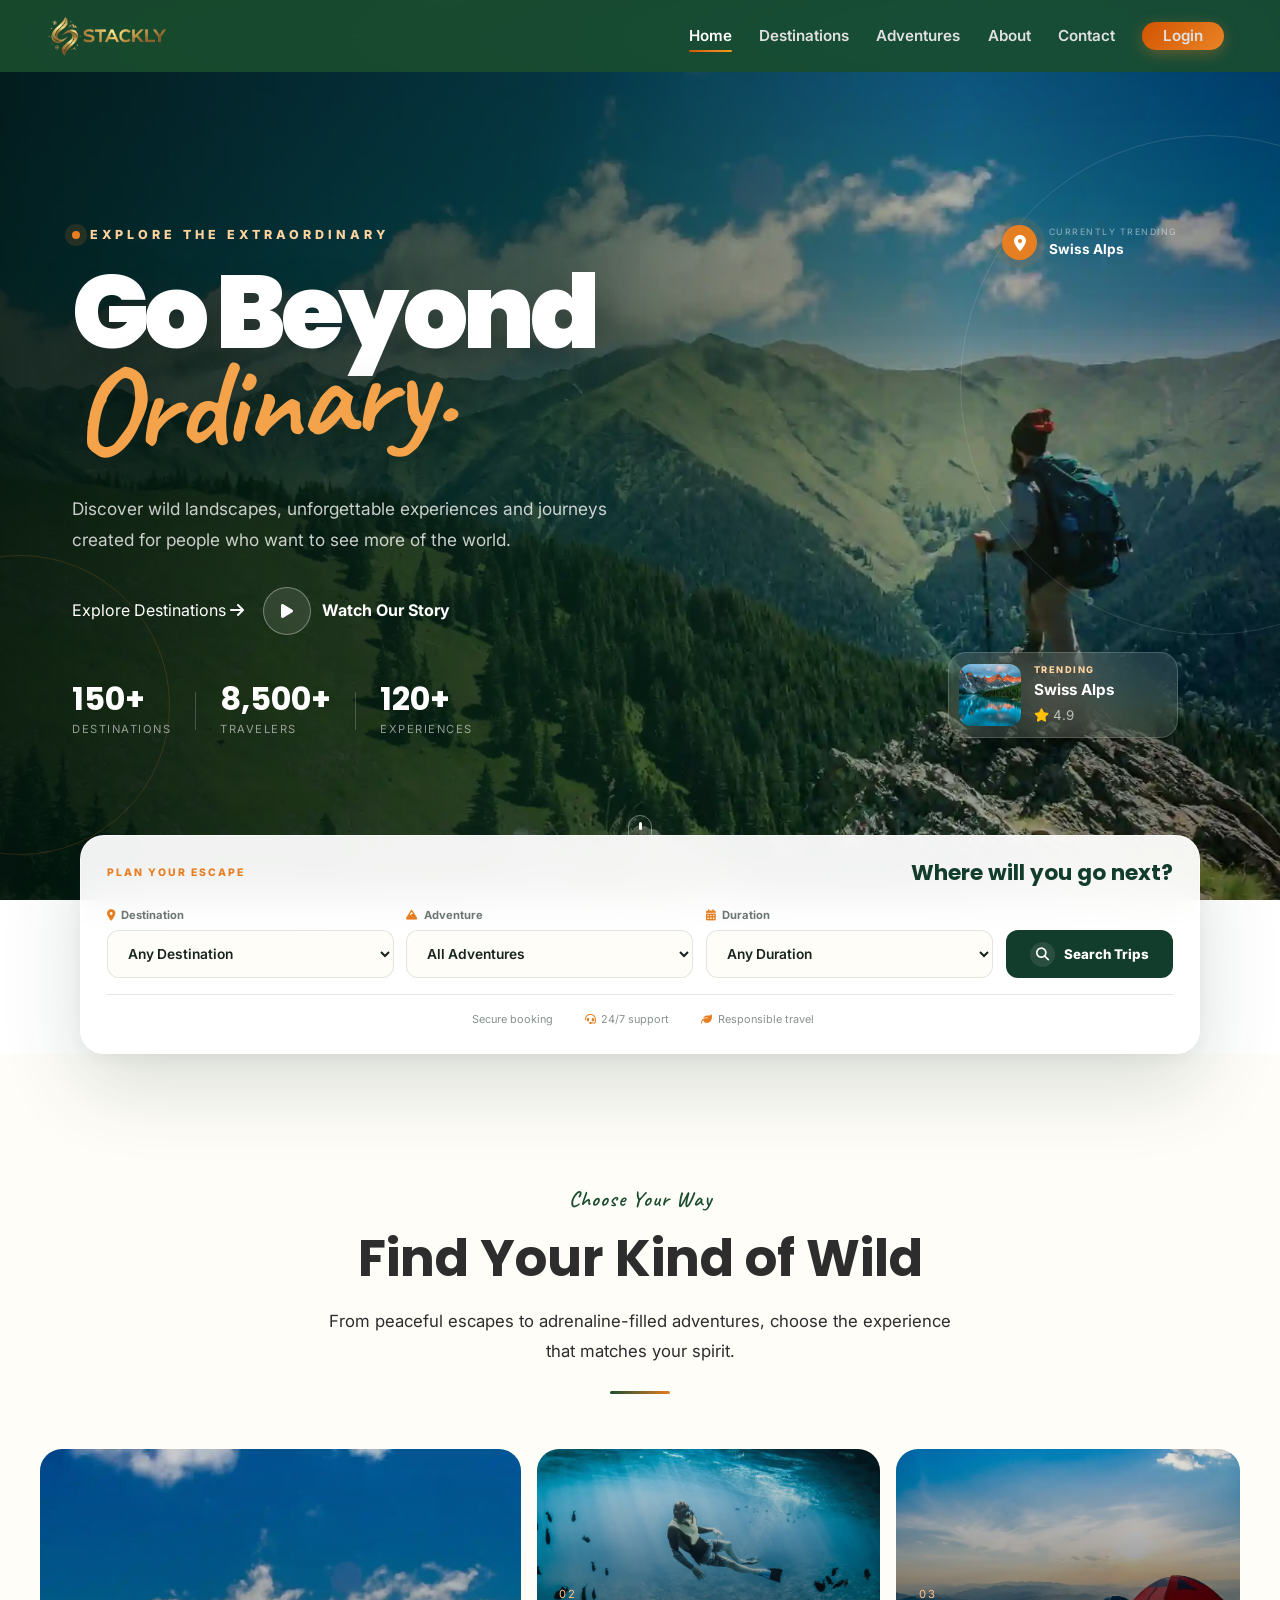
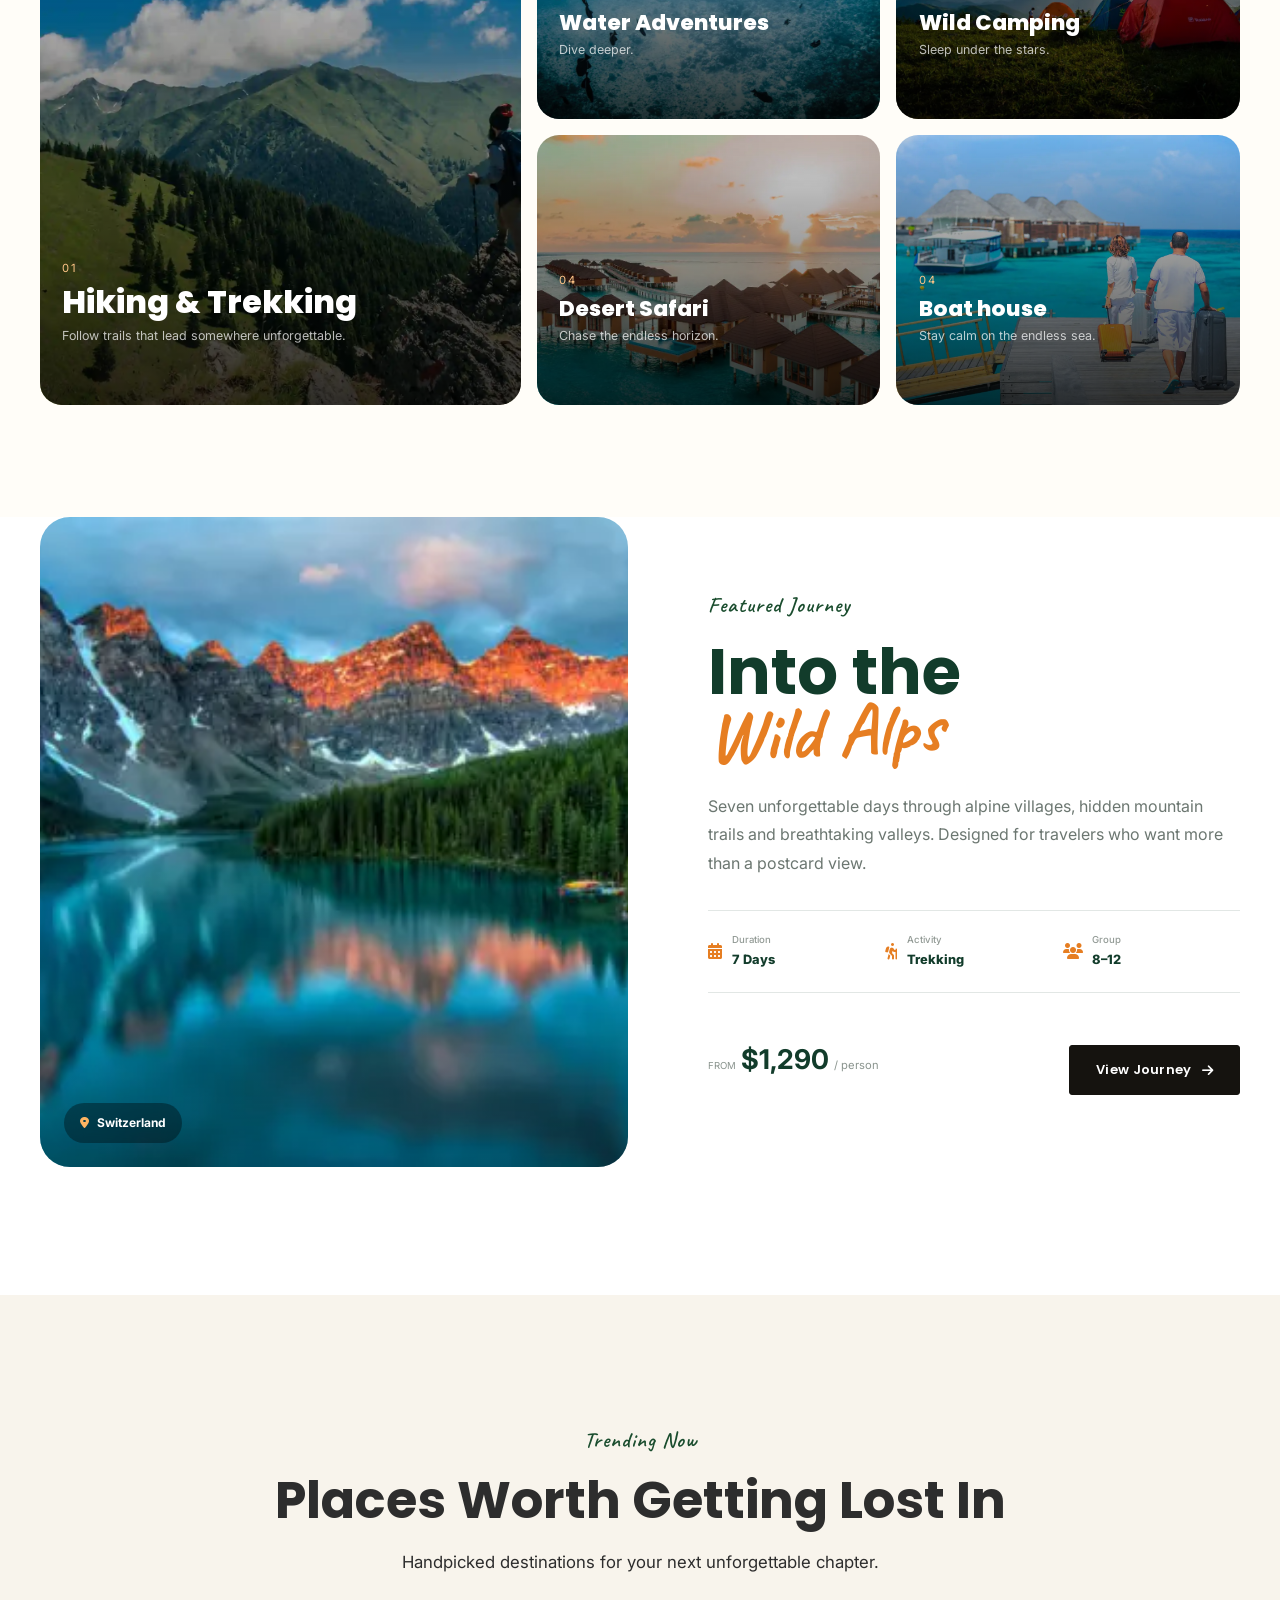
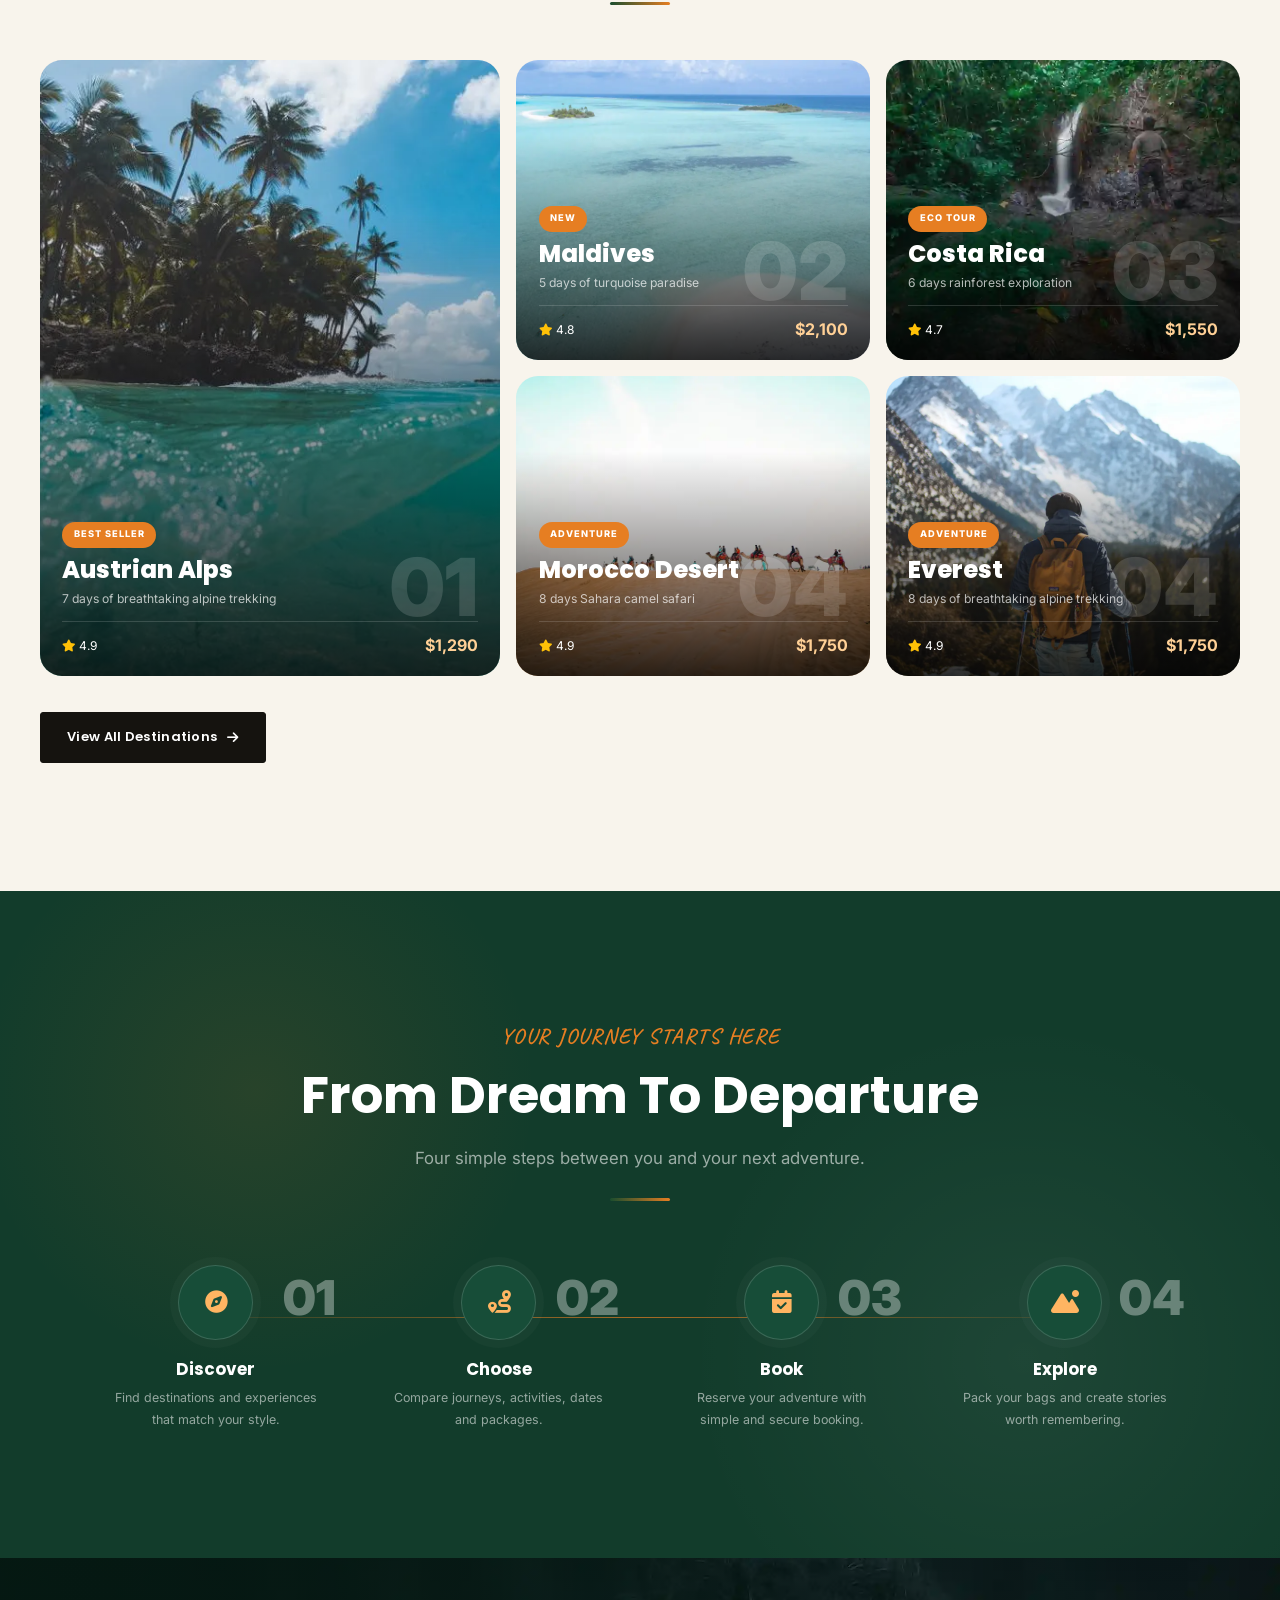
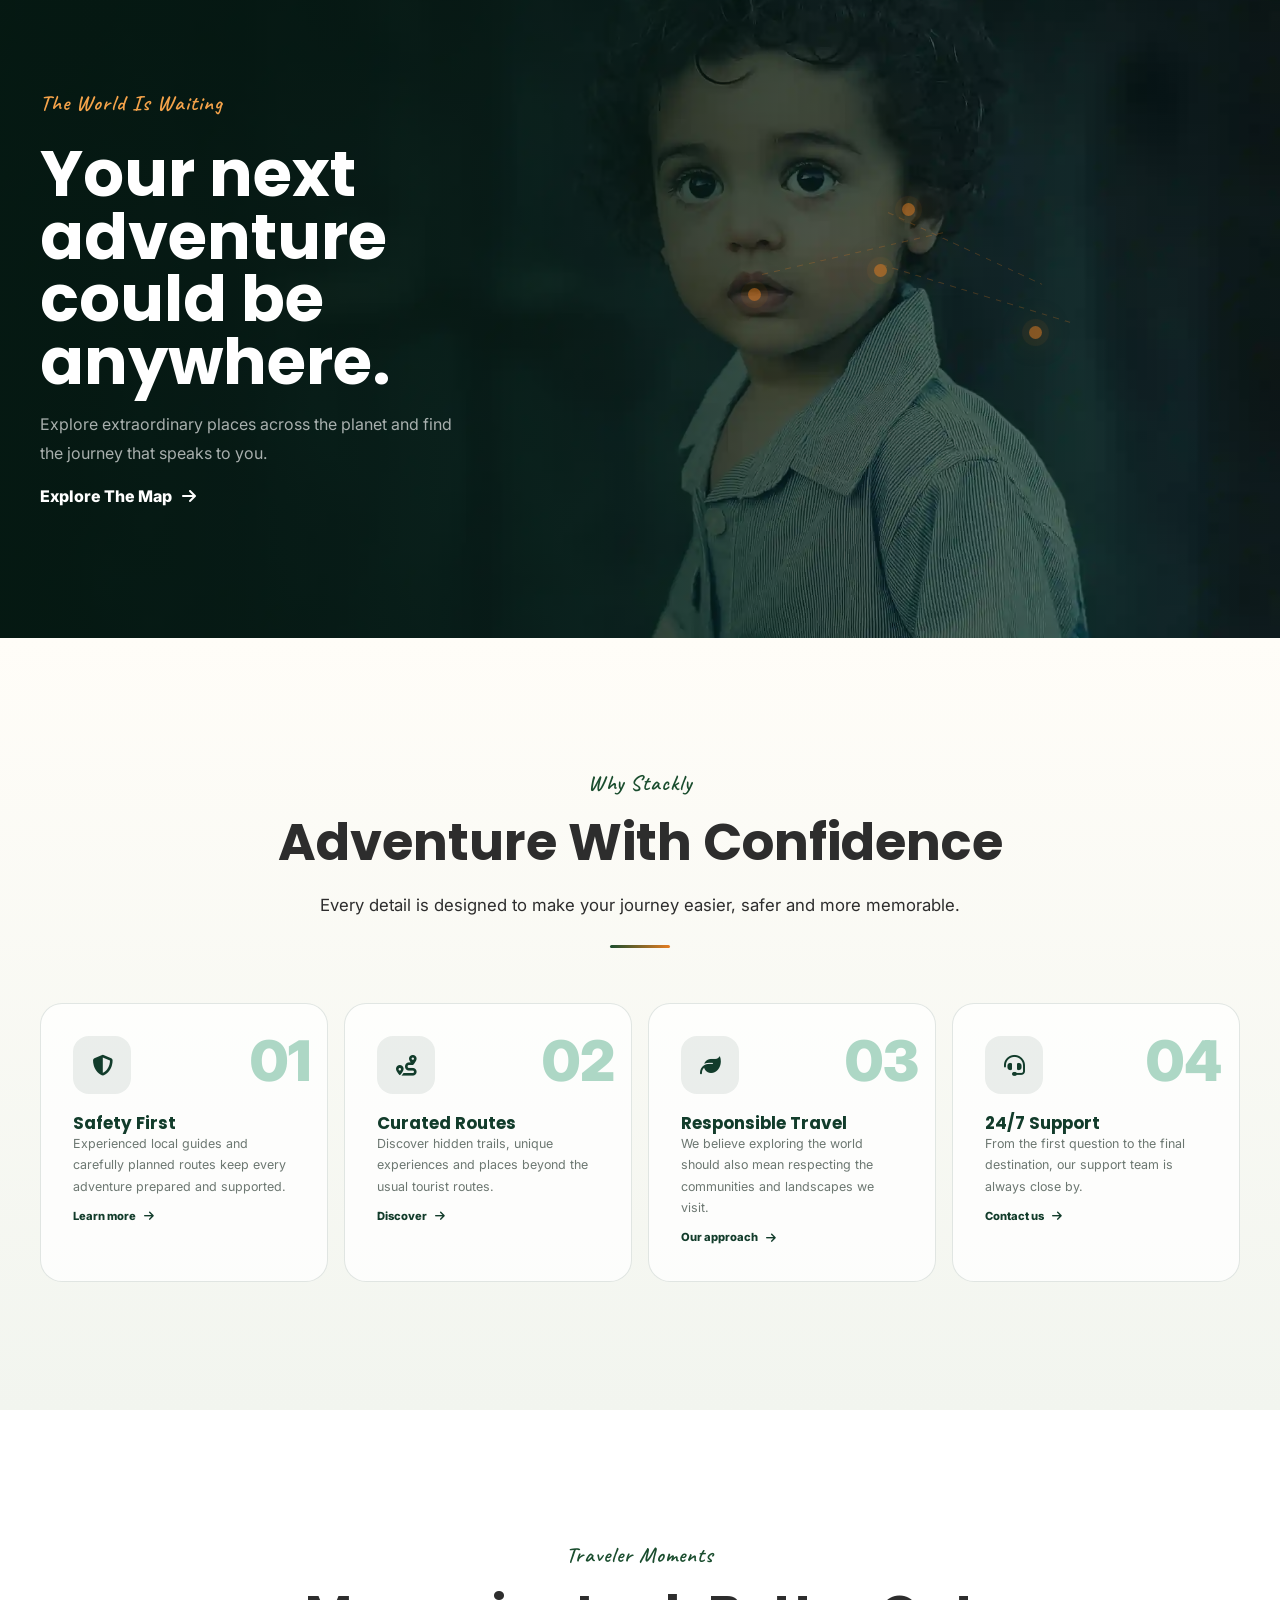
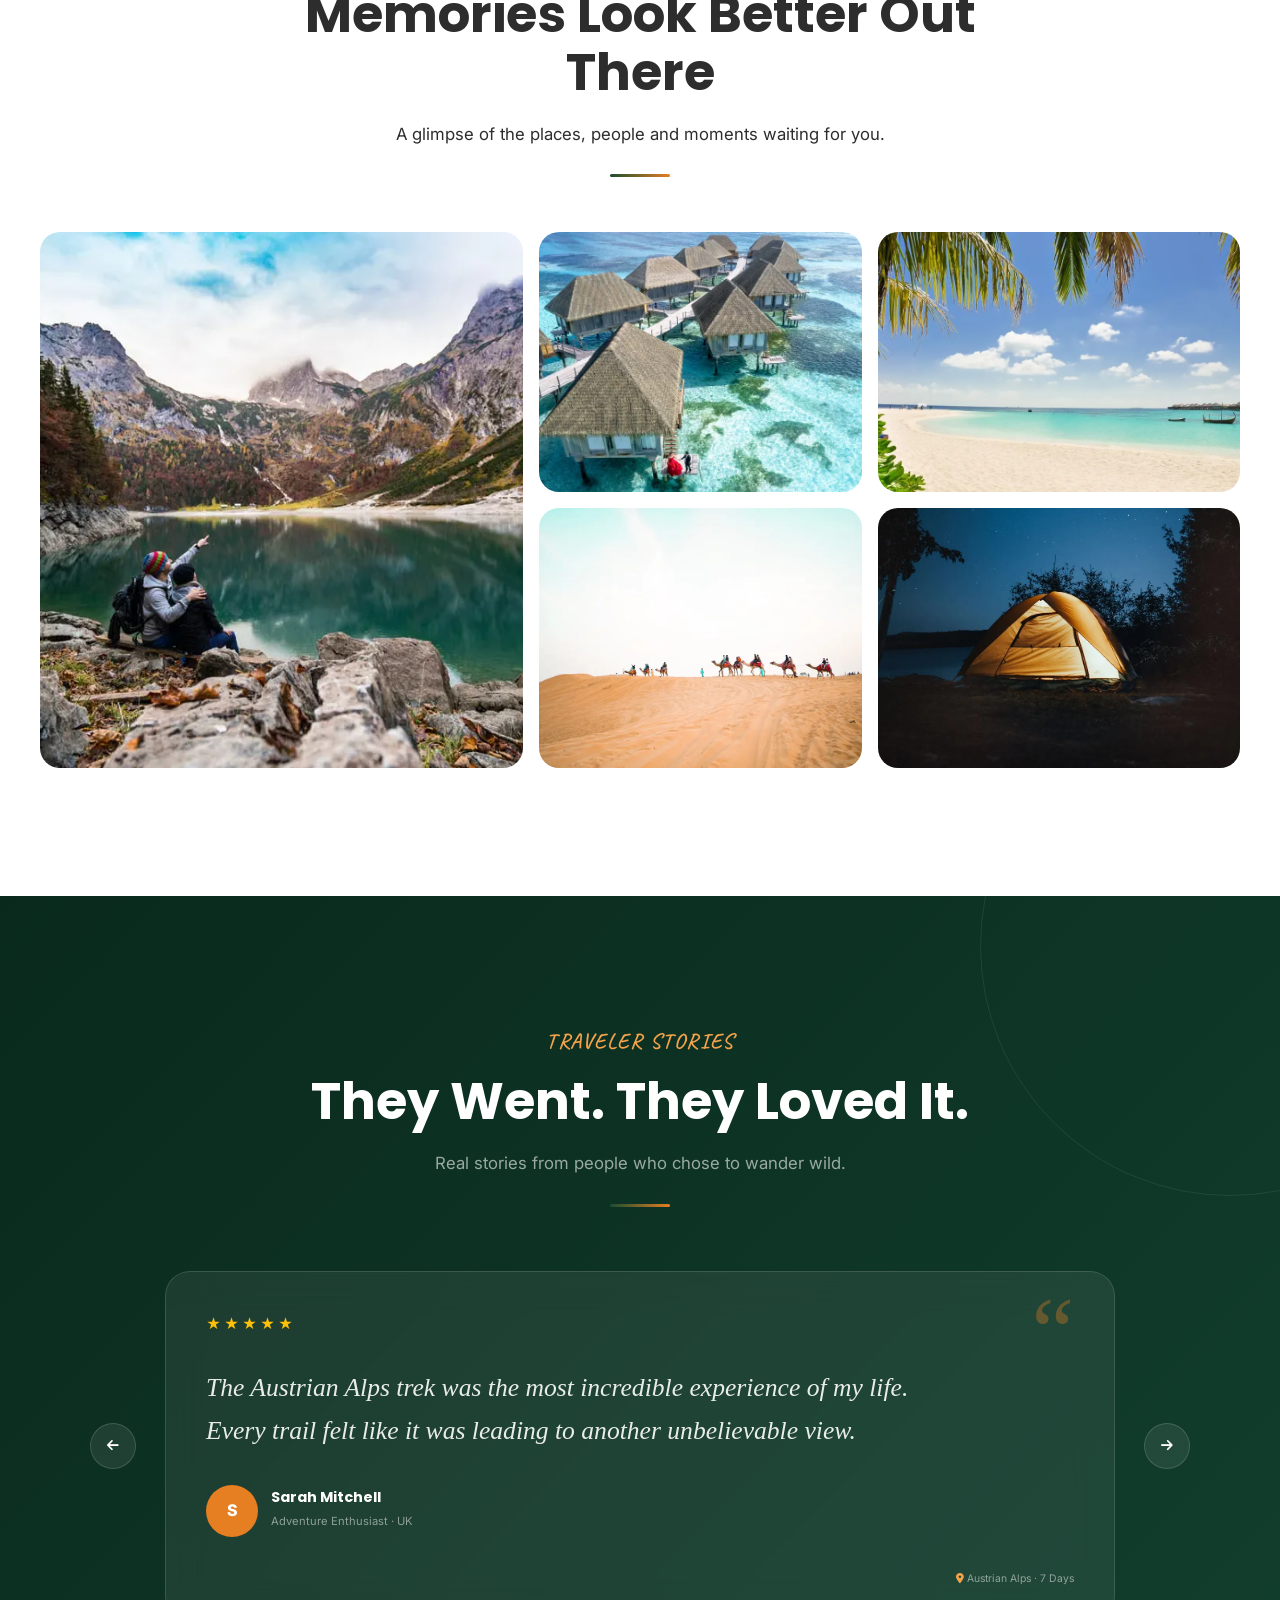
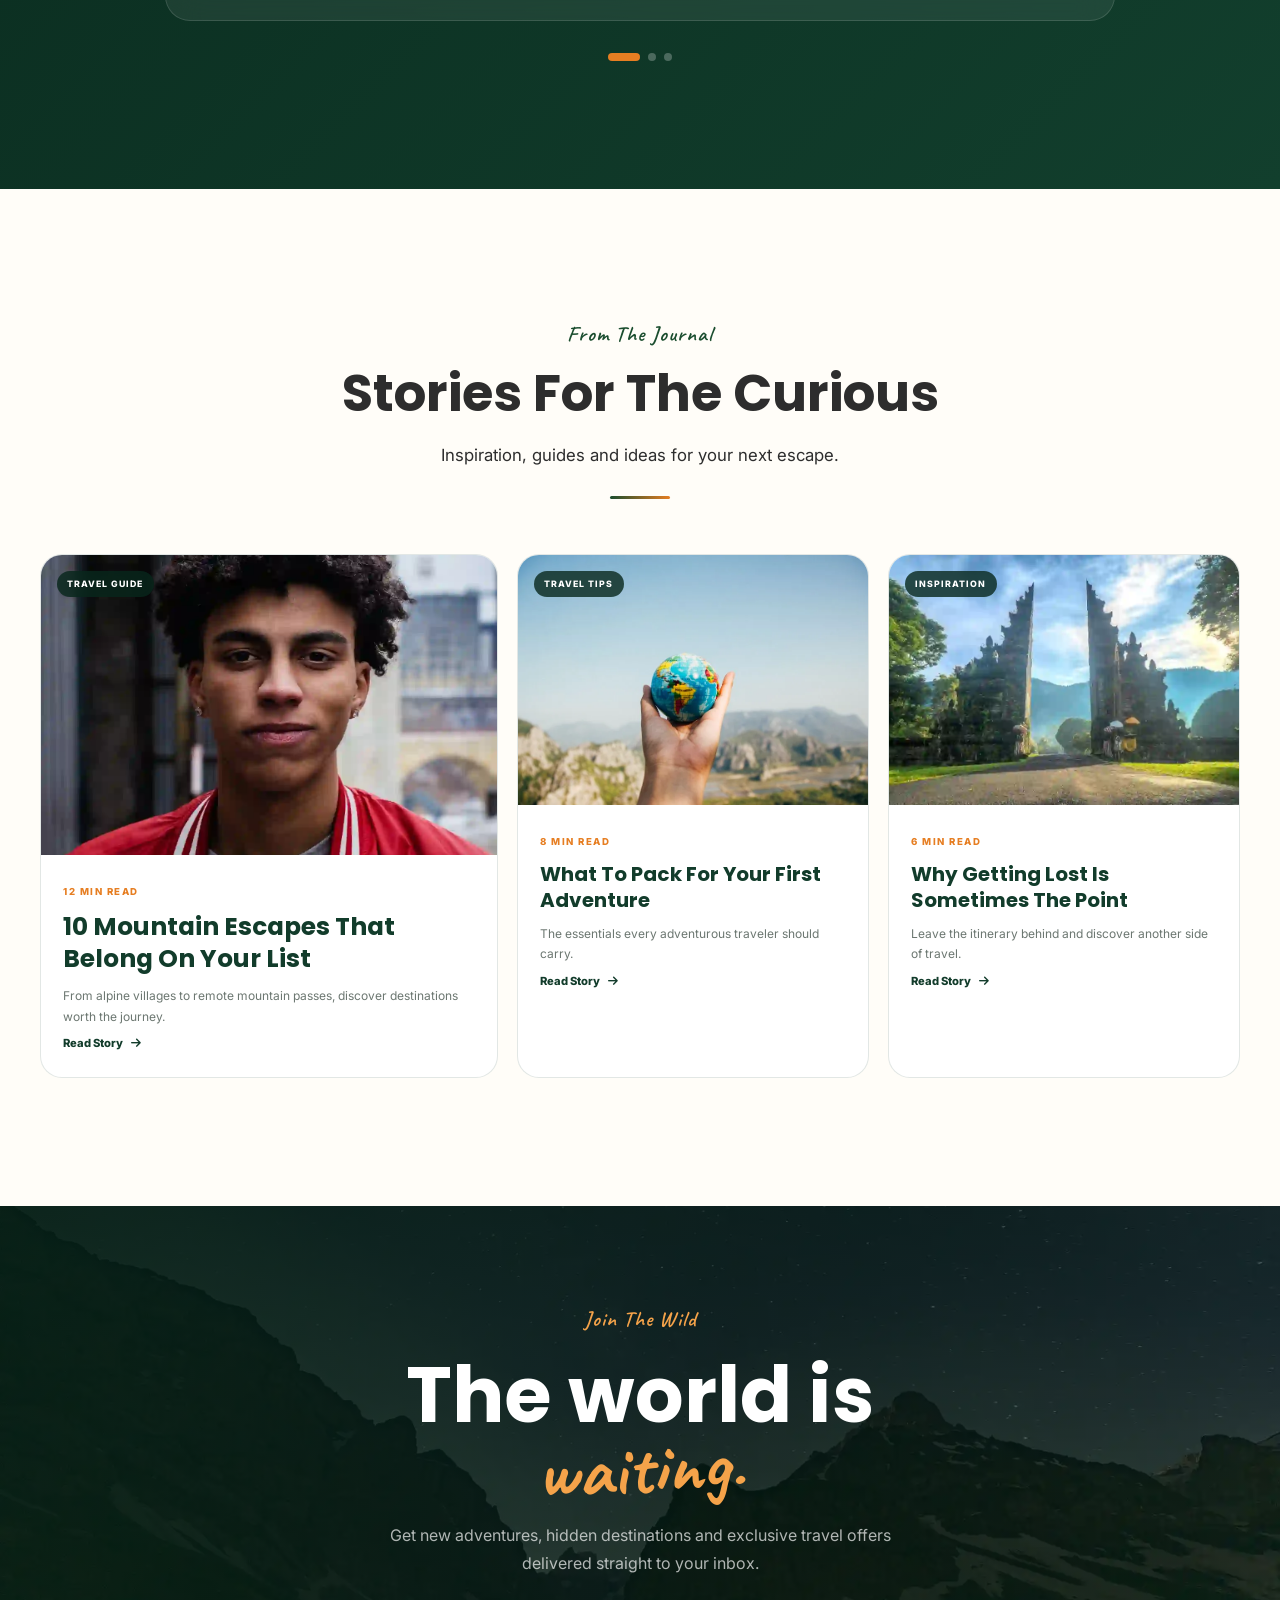
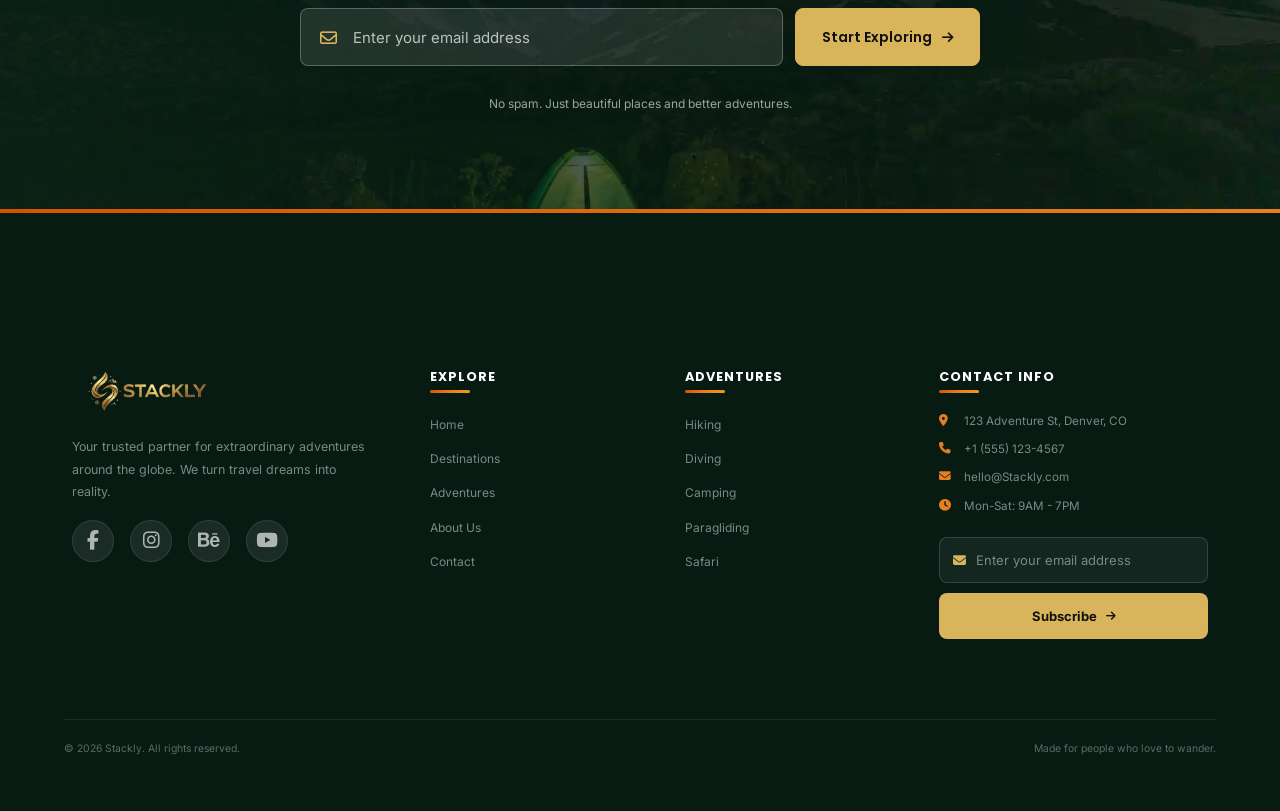
<file: index.html>
<!DOCTYPE html>
<html lang="en">
<head>
  <meta charset="UTF-8">
  <meta name="viewport" content="width=device-width, initial-scale=1.0">

  <title>Stackly | Adventure Travel Booking Platform</title>

  <link rel="stylesheet" href="css/theme.css">
  <link rel="stylesheet" href="css/home.css">

  <link href="https://fonts.googleapis.com/css2?family=Inter:wght@400;500;600;700;800&family=Poppins:wght@500;600;700;800;900&family=Caveat:wght@600;700&display=swap" rel="stylesheet">

  <link rel="stylesheet"
        href="https://cdnjs.cloudflare.com/ajax/libs/font-awesome/6.4.0/css/all.min.css">
</head>

<body>

  <!-- Navbar -->
  <nav class="navbar" id="navbar">
    <a href="index.html" class="navbar-logo">
      <img src="images/logo.webp" alt="Stackly Logo">
    </a>

    <ul class="navbar-links">
      <li><a href="index.html" class="active">Home</a></li>
      <li><a href="destinations.html">Destinations</a></li>
      <li><a href="adventures.html">Adventures</a></li>
      <li><a href="about.html">About</a></li>
      <li><a href="contact.html">Contact</a></li>
      <li><a href="login.html" class="navbar-login-btn btn-shine">Login</a></li>
    </ul>
    <div class="hamburger" id="hamburger">
      <span></span><span></span><span></span>
    </div>
  </nav>
  <div class="mobile-menu" id="mobileMenu">

    <button class="mobile-menu-close" id="mobileMenuClose" aria-label="Close menu">
      <i class="fas fa-xmark"></i>
    </button>

    <a href="index.html" class="active">Home</a>
    <a href="destinations.html">Destinations</a>
    <a href="adventures.html">Adventures</a>
    <a href="about.html">About</a>
    <a href="contact.html">Contact</a>
    <a href="login.html" class="mobile-login-btn">Login</a>
  </div>
  <div class="overlay" id="overlay"></div>

<!-- =====================================================
     HERO
===================================================== -->



<section class="hero" id="hero">

  <div class="hero-bg" id="heroBg">

    <img
      src="images/img1.webp"
      alt="Mountain adventure">

  </div>

  <div class="hero-overlay"></div>

  <!-- Animated particles -->

  <div class="hero-particles" id="heroParticles"></div>

  <!-- Decorative rings -->

  <div class="hero-ring hero-ring-one"></div>
  <div class="hero-ring hero-ring-two"></div>

  <div class="hero-content">

    <div class="hero-tagline reveal">
      <span class="tag-dot"></span>
      EXPLORE THE EXTRAORDINARY
    </div>

    <h1 class="hero-title reveal">
      Go Beyond
      <span class="hero-script">Ordinary.</span>
    </h1>

    <p class="hero-desc reveal">
      Discover wild landscapes, unforgettable experiences and
      journeys created for people who want to see more of the world.
    </p>

    <div class="hero-buttons reveal">

      <a href="error.html" class="btn-primary">
        Explore Destinations
        <i class="fas fa-arrow-right"></i>
      </a>

      <a href="error.html" class="hero-play-btn">
        <span class="play-icon">
          <i class="fas fa-play"></i>
        </span>
        Watch Our Story
      </a>

    </div>

    <!-- Hero stats -->

    <div class="hero-stats reveal">

      <div class="hero-stat">
        <strong data-count="150">0</strong>
        <span>Destinations</span>
      </div>

      <div class="hero-stat-line"></div>

      <div class="hero-stat">
        <strong data-count="8500">0</strong>
        <span>Travelers</span>
      </div>

      <div class="hero-stat-line"></div>

      <div class="hero-stat">
        <strong data-count="120">0</strong>
        <span>Experiences</span>
      </div>

    </div>

  </div>


  <!-- Floating destination preview -->

  <div class="hero-floating-card hero-card-one">

    <div class="floating-card-image">
      <img
        src="images/img2.webp"
        alt="Mountain">
    </div>

    <div class="floating-card-info">
      <span>TRENDING</span>
      <strong>Swiss Alps</strong>

      <small>
        <i class="fas fa-star"></i>
        4.9
      </small>
    </div>

  </div>


  <div class="hero-location">

    <i class="fas fa-location-dot"></i>

    <div>
      <span>CURRENTLY TRENDING</span>
      <strong>Swiss Alps</strong>
    </div>

  </div>


  <div class="scroll-indicator">

    <div class="mouse">
      <div class="wheel"></div>
    </div>

    <span>Scroll to explore</span>

  </div>

</section>


<!-- =====================================================
     FLOATING SEARCH
===================================================== -->

<section class="search-section" id="search">

  <div class="search-container reveal">

    <div class="search-heading">

      <span>PLAN YOUR ESCAPE</span>

      <h2>Where will you go next?</h2>

    </div>

    <div class="search-form">

      <div class="search-field">

        <label>
          <i class="fas fa-location-dot"></i>
          Destination
        </label>

        <select id="destinationSelect">

          <option value="all">Any Destination</option>
          <option value="swiss">Swiss Alps</option>
          <option value="costa">Costa Rica</option>
          <option value="morocco">Morocco Desert</option>
          <option value="maldives">Maldives</option>
          <option value="patagonia">Patagonia</option>

        </select>

      </div>


      <div class="search-field">

        <label>
          <i class="fas fa-mountain"></i>
          Adventure
        </label>

        <select id="adventureSelect">

          <option value="all">All Adventures</option>
          <option value="hiking">Hiking & Trekking</option>
          <option value="water">Water Sports</option>
          <option value="paragliding">Paragliding</option>
          <option value="camping">Camping</option>
          <option value="safari">Desert Safari</option>

        </select>

      </div>


      <div class="search-field">

        <label>
          <i class="fas fa-calendar-days"></i>
          Duration
        </label>

        <select id="durationSelect">

          <option value="all">Any Duration</option>
          <option value="short">1–3 Days</option>
          <option value="medium">4–7 Days</option>
          <option value="long">8–14 Days</option>
          <option value="extended">15+ Days</option>

        </select>

      </div>


      <button class="search-btn" id="searchBtn">

        <span>
          <i class="fas fa-search"></i>
        </span>

        Search Trips

      </button>

    </div>


    <div class="search-bottom">

      <span>
        <i class="fas fa-shield-check"></i>
        Secure booking
      </span>

      <span>
        <i class="fas fa-headset"></i>
        24/7 support
      </span>

      <span>
        <i class="fas fa-leaf"></i>
        Responsible travel
      </span>

    </div>

  </div>

</section>


<!-- =====================================================
     ADVENTURE CATEGORIES
===================================================== -->

<section class="adventure-types">

  <div class="section-header reveal">

    <span class="section-eyebrow">
      Choose Your Way
    </span>

    <h2 class="section-title">
      Find Your Kind of Wild
    </h2>

    <p class="section-subtitle">
      From peaceful escapes to adrenaline-filled adventures,
      choose the experience that matches your spirit.
    </p>

  </div>


  <div class="adventure-type-grid">

    <a href="error.html" class="adventure-type-card adventure-large reveal">

      <img
        src="images/img1.webp"
        alt="Mountain hiking">

      <div class="adventure-type-overlay"></div>

      <div class="adventure-type-content">

        <span>01</span>

        <h3>Hiking & Trekking</h3>

        <p>Follow trails that lead somewhere unforgettable.</p>

        <strong>
          Explore
          <i class="fas fa-arrow-right"></i>
        </strong>

      </div>

    </a>


    <a href="error.html" class="adventure-type-card reveal">

      <img
        src="images/img3.webp"
        alt="Diving adventure">

      <div class="adventure-type-overlay"></div>

      <div class="adventure-type-content">

        <span>02</span>

        <h3>Water Adventures</h3>

        <p>Dive deeper.</p>

        <strong>
          Explore
          <i class="fas fa-arrow-right"></i>
        </strong>

      </div>

    </a>


    <a href="error.html" class="adventure-type-card reveal">

      <img
        src="images/img4.webp"
        alt="Camping adventure">

      <div class="adventure-type-overlay"></div>

      <div class="adventure-type-content">

        <span>03</span>

        <h3>Wild Camping</h3>

        <p>Sleep under the stars.</p>

        <strong>
          Explore
          <i class="fas fa-arrow-right"></i>
        </strong>

      </div>

    </a>


    <a href="error.html" class="adventure-type-card reveal">

      <img
        src="images/img5.webp"
        alt="Desert adventure">

      <div class="adventure-type-overlay"></div>

      <div class="adventure-type-content">

        <span>04</span>

        <h3>Desert Safari</h3>

        <p>Chase the endless horizon.</p>

        <strong>
          Explore
          <i class="fas fa-arrow-right"></i>
        </strong>

      </div>

    </a>

    <a href="error.html" class="adventure-type-card reveal">

      <img
        src="images/img25.webp"
        alt="Desert adventure">

      <div class="adventure-type-overlay"></div>

      <div class="adventure-type-content">

        <span>04</span>

        <h3>Boat house</h3>

        <p>Stay calm on the endless sea.</p>

        <strong>
          Explore
          <i class="fas fa-arrow-right"></i>
        </strong>

      </div>

    </a>

  </div>

</section>


<!-- =====================================================
     FEATURED JOURNEY
===================================================== -->

<section class="featured-journey">

  <div class="featured-image reveal-left">

    <img
      src="images/img2.webp"
      alt="Swiss Alps">

    <div class="featured-image-label">
      <i class="fas fa-location-dot"></i>
      Switzerland
    </div>

  </div>


  <div class="featured-content reveal-right">

    <span class="section-eyebrow">
      Featured Journey
    </span>

    <h2>
      Into the
      <span>Wild Alps</span>
    </h2>

    <p class="featured-description">
      Seven unforgettable days through alpine villages,
      hidden mountain trails and breathtaking valleys.
      Designed for travelers who want more than a postcard view.
    </p>


    <div class="journey-details">

      <div>
        <i class="fas fa-calendar-days"></i>
        <span>
          <small>Duration</small>
          7 Days
        </span>
      </div>

      <div>
        <i class="fas fa-person-hiking"></i>
        <span>
          <small>Activity</small>
          Trekking
        </span>
      </div>

      <div>
        <i class="fas fa-users"></i>
        <span>
          <small>Group</small>
          8–12
        </span>
      </div>

    </div>


    <div class="featured-bottom">

      <div class="featured-price">
        <small>FROM</small>
        <strong>$1,290</strong>
        <span>/ person</span>
      </div>

      <a href="error.html" class="btn-primary btn-outline">
        View Journey
        <i class="fas fa-arrow-right"></i>
      </a>

    </div>

  </div>

</section>


<!-- =====================================================
     POPULAR DESTINATIONS
===================================================== -->

<section class="popular-destinations" id="popular">

  <div class="section-header reveal">

    <span class="section-eyebrow">
      Trending Now
    </span>

    <h2 class="section-title">
      Places Worth Getting Lost In
    </h2>

    <p class="section-subtitle">
      Handpicked destinations for your next unforgettable chapter.
    </p>

  </div>


  <div class="dest-grid">

    <!-- Main -->

    <a href="error.html" class="dest-card dest-card-main reveal">

      <img
        src="images/img20.webp"
        alt="Austrian Alps">

      <div class="dest-card-gradient"></div>

      <div class="dest-card-content">

        <span class="dest-number">01</span>

        <span class="dest-card-badge">
          Best Seller
        </span>

        <h3>Austrian Alps</h3>

        <p>
          7 days of breathtaking alpine trekking
        </p>

        <div class="dest-card-bottom">

          <span>
            <i class="fas fa-star"></i>
            4.9
          </span>

          <strong>
            $1,290
          </strong>

        </div>

      </div>

    </a>


    <a href="error.html" class="dest-card reveal">

      <img
        src="images/img7.webp"
        alt="Maldives">

      <div class="dest-card-gradient"></div>

      <div class="dest-card-content">

        <span class="dest-number">02</span>

        <span class="dest-card-badge">
          New
        </span>

        <h3>Maldives</h3>

        <p>5 days of turquoise paradise</p>

        <div class="dest-card-bottom">

          <span>
            <i class="fas fa-star"></i>
            4.8
          </span>

          <strong>$2,100</strong>

        </div>

      </div>

    </a>


    <a href="error.html" class="dest-card reveal">

      <img
        src="images/img8.webp"
        alt="Costa Rica">

      <div class="dest-card-gradient"></div>

      <div class="dest-card-content">

        <span class="dest-number">03</span>

        <span class="dest-card-badge">
          Eco Tour
        </span>

        <h3>Costa Rica</h3>

        <p>6 days rainforest exploration</p>

        <div class="dest-card-bottom">

          <span>
            <i class="fas fa-star"></i>
            4.7
          </span>

          <strong>$1,550</strong>

        </div>

      </div>

    </a>


    <a href="error.html" class="dest-card reveal">

      <img
        src="images/img9.webp"
        alt="Morocco Desert">

      <div class="dest-card-gradient"></div>

      <div class="dest-card-content">

        <span class="dest-number">04</span>

        <span class="dest-card-badge">
          Adventure
        </span>

        <h3>Morocco Desert</h3>

        <p>8 days Sahara camel safari</p>

        <div class="dest-card-bottom">

          <span>
            <i class="fas fa-star"></i>
            4.9
          </span>

          <strong>$1,750</strong>

        </div>

      </div>

    </a>

    <a href="error.html" class="dest-card reveal">

      <img
        src="images/img29.webp"
        alt="Morocco Desert">

      <div class="dest-card-gradient"></div>

      <div class="dest-card-content">

        <span class="dest-number">04</span>

        <span class="dest-card-badge">
          Adventure
        </span>

        <h3>Everest</h3>

        <p>8 days of breathtaking alpine trekking</p>

        <div class="dest-card-bottom">

          <span>
            <i class="fas fa-star"></i>
            4.9
          </span>

          <strong>$1,750</strong>

        </div>

      </div>

    </a>

    <div class="center-btn reveal">

    <a href="error.html" class="btn-outline">
      View All Destinations
      <i class="fas fa-arrow-right"></i>
    </a>

  </div>

  </div>


</section>




<!-- =====================================================
     HOW IT WORKS
===================================================== -->

<section class="journey-process">

  <div class="process-bg"></div>

  <div class="section-header reveal">

    <span class="section-eyebrow">
      Your Journey Starts Here
    </span>

    <h2 class="section-title">
      From Dream To Departure
    </h2>

    <p class="section-subtitle">
      Four simple steps between you and your next adventure.
    </p>

  </div>


  <div class="process-grid">

    <div class="process-line"></div>


    <div class="process-item reveal">

      <div class="process-number">
        01
      </div>

      <div class="process-icon">
        <i class="fas fa-compass"></i>
      </div>

      <h3>Discover</h3>

      <p>
        Find destinations and experiences that match your style.
      </p>

    </div>


    <div class="process-item reveal">

      <div class="process-number">
        02
      </div>

      <div class="process-icon">
        <i class="fas fa-route"></i>
      </div>

      <h3>Choose</h3>

      <p>
        Compare journeys, activities, dates and packages.
      </p>

    </div>


    <div class="process-item reveal">

      <div class="process-number">
        03
      </div>

      <div class="process-icon">
        <i class="fas fa-calendar-check"></i>
      </div>

      <h3>Book</h3>

      <p>
        Reserve your adventure with simple and secure booking.
      </p>

    </div>


    <div class="process-item reveal">

      <div class="process-number">
        04
      </div>

      <div class="process-icon">
        <i class="fas fa-mountain-sun"></i>
      </div>

      <h3>Explore</h3>

      <p>
        Pack your bags and create stories worth remembering.
      </p>

    </div>

  </div>

</section>


<!-- =====================================================
     WORLD MAP
===================================================== -->

<section class="world-section">

  <div class="world-overlay"></div>

  <div class="world-content">

    <span class="section-eyebrow">
      The World Is Waiting
    </span>

    <h2>
      Your next adventure
      could be anywhere.
    </h2>

    <p>
      Explore extraordinary places across the planet
      and find the journey that speaks to you.
    </p>

    <a href="error.html" class="world-btn">
      Explore The Map
      <i class="fas fa-arrow-right"></i>
    </a>

  </div>


  <div class="world-map">

    <div class="map-route route-one"></div>
    <div class="map-route route-two"></div>
    <div class="map-route route-three"></div>


    <div class="map-pin pin-switzerland">
      <span></span>

      <div class="map-tooltip">
        <small>SWITZERLAND</small>
        <strong>Swiss Alps</strong>
      </div>
    </div>


    <div class="map-pin pin-costa">
      <span></span>

      <div class="map-tooltip">
        <small>COSTA RICA</small>
        <strong>Rainforest</strong>
      </div>
    </div>


    <div class="map-pin pin-morocco">
      <span></span>

      <div class="map-tooltip">
        <small>MOROCCO</small>
        <strong>Sahara Desert</strong>
      </div>
    </div>


    <div class="map-pin pin-maldives">
      <span></span>

      <div class="map-tooltip">
        <small>MALDIVES</small>
        <strong>Indian Ocean</strong>
      </div>
    </div>

  </div>

</section>


<!-- =====================================================
     WHY Stackly
===================================================== -->

<section class="why-us" id="why-us">

  <div class="section-header reveal">

    <span class="section-eyebrow">
      Why Stackly
    </span>

    <h2 class="section-title">
      Adventure With Confidence
    </h2>

    <p class="section-subtitle">
      Every detail is designed to make your journey easier,
      safer and more memorable.
    </p>

  </div>


  <div class="why-grid">

    <div class="why-card reveal">

      <div class="why-card-number">
        01
      </div>

      <div class="why-icon">
        <i class="fas fa-shield-halved"></i>
      </div>

      <h3>Safety First</h3>

      <p>
        Experienced local guides and carefully planned routes
        keep every adventure prepared and supported.
      </p>

      <a href="error.html">
        Learn more
        <i class="fas fa-arrow-right"></i>
      </a>

    </div>


    <div class="why-card reveal">

      <div class="why-card-number">
        02
      </div>

      <div class="why-icon">
        <i class="fas fa-route"></i>
      </div>

      <h3>Curated Routes</h3>

      <p>
        Discover hidden trails, unique experiences and places
        beyond the usual tourist routes.
      </p>

      <a href="error.html">
        Discover
        <i class="fas fa-arrow-right"></i>
      </a>

    </div>


    <div class="why-card reveal">

      <div class="why-card-number">
        03
      </div>

      <div class="why-icon">
        <i class="fas fa-leaf"></i>
      </div>

      <h3>Responsible Travel</h3>

      <p>
        We believe exploring the world should also mean
        respecting the communities and landscapes we visit.
      </p>

      <a href="error.html">
        Our approach
        <i class="fas fa-arrow-right"></i>
      </a>

    </div>


    <div class="why-card reveal">

      <div class="why-card-number">
        04
      </div>

      <div class="why-icon">
        <i class="fas fa-headset"></i>
      </div>

      <h3>24/7 Support</h3>

      <p>
        From the first question to the final destination,
        our support team is always close by.
      </p>

      <a href="error.html">
        Contact us
        <i class="fas fa-arrow-right"></i>
      </a>

    </div>

  </div>

</section>


<!-- =====================================================
     TRAVELER MOMENTS
===================================================== -->

<section class="traveler-moments">

  <div class="section-header reveal">

    <span class="section-eyebrow">
      Traveler Moments
    </span>

    <h2 class="section-title">
      Memories Look Better Out There
    </h2>

    <p class="section-subtitle">
      A glimpse of the places, people and moments waiting for you.
    </p>

  </div>


  <div class="moments-grid">

    <div class="moment moment-one reveal">

      <img
        src="images/img10.webp"
        alt="Mountain landscape">

      <div class="moment-overlay">
        <span>SWITZERLAND</span>
        <i class="fas fa-arrow-up-right-from-square"></i>
      </div>

    </div>


    <div class="moment moment-two reveal">

      <img
        src="images/img11.webp"
        alt="Forest">

      <div class="moment-overlay">
        <span>COSTA RICA</span>
        <i class="fas fa-arrow-up-right-from-square"></i>
      </div>

    </div>


    <div class="moment moment-three reveal">

      <img
        src="images/img12.webp"
        alt="Ocean">

      <div class="moment-overlay">
        <span>MALDIVES</span>
        <i class="fas fa-arrow-up-right-from-square"></i>
      </div>

    </div>


    <div class="moment moment-four reveal">

      <img
        src="images/img9.webp"
        alt="Desert">

      <div class="moment-overlay">
        <span>MOROCCO</span>
        <i class="fas fa-arrow-up-right-from-square"></i>
      </div>

    </div>


    <div class="moment moment-five reveal">

      <img
        src="images/img13.webp"
        alt="Adventure traveler" style=" object-position:bottom;">

      <div class="moment-overlay">
        <span>THE WILD</span>
        <i class="fas fa-arrow-up-right-from-square"></i>
      </div>

    </div>

  </div>

</section>


<!-- =====================================================
     TESTIMONIALS
===================================================== -->

<section class="testimonials" id="testimonials">

  <div class="testimonial-decoration"></div>

  <div class="section-header reveal">

    <span class="section-eyebrow">
      Traveler Stories
    </span>

    <h2 class="section-title">
      They Went. They Loved It.
    </h2>

    <p class="section-subtitle">
      Real stories from people who chose to wander wild.
    </p>

  </div>


  <div class="testimonial-wrapper">

    <button class="testimonial-arrow testimonial-prev" id="testimonialPrev">
      <i class="fas fa-arrow-left"></i>
    </button>


    <div class="testimonial-slider" id="testimonialSlider">


      <article class="testimonial-card active">

        <div class="testimonial-top">

          <div class="testimonial-stars">
            ★★★★★
          </div>

          <span class="testimonial-quote">
            “
          </span>

        </div>

        <p class="testimonial-text">
          The Austrian Alps trek was the most incredible
          experience of my life. Every trail felt like it was
          leading to another unbelievable view.
        </p>

        <div class="testimonial-author">

          <div class="author-avatar author-one">
            S
          </div>

          <div>
            <h4>Sarah Mitchell</h4>
            <span>Adventure Enthusiast · UK</span>
          </div>

        </div>

        <div class="testimonial-trip">
          <i class="fas fa-location-dot"></i>
          Austrian Alps · 7 Days
        </div>

      </article>


      <article class="testimonial-card">

        <div class="testimonial-top">

          <div class="testimonial-stars">
            ★★★★★
          </div>

          <span class="testimonial-quote">
            “
          </span>

        </div>

        <p class="testimonial-text">
          Diving in the Maldives with Stackly was a dream
          come true. The team was professional and every part
          of the trip was beautifully organized.
        </p>

        <div class="testimonial-author">

          <div class="author-avatar author-two">
            J
          </div>

          <div>
            <h4>James Okoro</h4>
            <span>Scuba Diver · Nigeria</span>
          </div>

        </div>

        <div class="testimonial-trip">
          <i class="fas fa-location-dot"></i>
          Maldives · 5 Days
        </div>

      </article>


      <article class="testimonial-card">

        <div class="testimonial-top">

          <div class="testimonial-stars">
            ★★★★★
          </div>

          <span class="testimonial-quote">
            “
          </span>

        </div>

        <p class="testimonial-text">
          Sleeping under the stars in the Sahara was magical.
          From the desert landscapes to the guides, everything
          felt like a story I would remember forever.
        </p>

        <div class="testimonial-author">

          <div class="author-avatar author-three">
            M
          </div>

          <div>
            <h4>Maria Lopez</h4>
            <span>Travel Blogger · Spain</span>
          </div>

        </div>

        <div class="testimonial-trip">
          <i class="fas fa-location-dot"></i>
          Morocco · 8 Days
        </div>

      </article>

    </div>


    <button class="testimonial-arrow testimonial-next" id="testimonialNext">
      <i class="fas fa-arrow-right"></i>
    </button>

  </div>


  <div class="testimonial-bottom">

    <div class="testimonial-dots" id="testimonialDots">

      <button class="dot active"></button>
      <button class="dot"></button>
      <button class="dot"></button>

    </div>

  </div>

</section>


<!-- =====================================================
     TRAVEL JOURNAL
===================================================== -->

<section class="travel-journal">

  <div class="section-header reveal">

    <span class="section-eyebrow">
      From The Journal
    </span>

    <h2 class="section-title">
      Stories For The Curious
    </h2>

    <p class="section-subtitle">
      Inspiration, guides and ideas for your next escape.
    </p>

  </div>


  <div class="journal-grid">


    <article class="journal-card journal-feature reveal">

      <div class="journal-image">

        <img
          src="images/img14.webp"
          alt="Mountain travel">

        <span>TRAVEL GUIDE</span>

      </div>

      <div class="journal-content">

        <small>
          12 MIN READ
        </small>

        <h3>
          10 Mountain Escapes
          That Belong On Your List
        </h3>

        <p>
          From alpine villages to remote mountain passes,
          discover destinations worth the journey.
        </p>

        <a href="error.html">
          Read Story
          <i class="fas fa-arrow-right"></i>
        </a>

      </div>

    </article>


    <article class="journal-card reveal">

      <div class="journal-image">

        <img
          src="images/img15.webp"
          alt="Travel packing">

        <span>TRAVEL TIPS</span>

      </div>

      <div class="journal-content">

        <small>
          8 MIN READ
        </small>

        <h3>
          What To Pack For
          Your First Adventure
        </h3>

        <p>
          The essentials every adventurous traveler should carry.
        </p>

        <a href="error.html">
          Read Story
          <i class="fas fa-arrow-right"></i>
        </a>

      </div>

    </article>


    <article class="journal-card reveal">

      <div class="journal-image">

        <img
          src="images/img16.webp"
          alt="Travel destination">

        <span>INSPIRATION</span>

      </div>

      <div class="journal-content">

        <small>
          6 MIN READ
        </small>

        <h3>
          Why Getting Lost
          Is Sometimes The Point
        </h3>

        <p>
          Leave the itinerary behind and discover another side
          of travel.
        </p>

        <a href="error.html">
          Read Story
          <i class="fas fa-arrow-right"></i>
        </a>

      </div>

    </article>


  </div>

</section>


<!-- =====================================================
     FINAL CTA
===================================================== -->

<section class="cta-newsletter" id="cta">

  <div class="cta-bg">

    <img
      src="images/img17.webp"
      alt="Camping under stars">

  </div>

  <div class="cta-overlay"></div>

  <div class="cta-particles"></div>


  <div class="cta-content reveal">

    <span class="section-eyebrow">
      Join The Wild
    </span>

    <h2>
      The world is
      <span>waiting.</span>
    </h2>

    <p>
      Get new adventures, hidden destinations and exclusive
      travel offers delivered straight to your inbox.
    </p>


    <form class="cta-form" id="newsletterForm">

      <div class="newsletter-input">

        <i class="far fa-envelope"></i>

        <input
          type="email"
          placeholder="Enter your email address"
          required>

      </div>

      <button type="submit">
        Start Exploring
        <i class="fas fa-arrow-right"></i>
      </button>

    </form>


    <p class="cta-note" id="newsletterMsg"></p>

    <small class="cta-privacy">
      No spam. Just beautiful places and better adventures.
    </small>

  </div>

</section>


<!-- =====================================================
     FOOTER
===================================================== -->

<footer class="footer">

  <div class="footer-container">


    <div class="footer-col footer-brand">

      <a href="index.html" class="navbar-logo">
        <img src="images/logo.webp" alt="Stackly Logo">
      </a>

      <p>
        Your trusted partner for extraordinary adventures
        around the globe. We turn travel dreams into reality.
      </p>

      <div class="social-links">

        <a href="#">
          <i class="fab fa-facebook-f"></i>
        </a>

        <a href="#">
          <i class="fab fa-instagram"></i>
        </a>

        <a href="#">
          <i class="fa-brands fa-behance"></i>
        </a>

        <a href="#">
          <i class="fab fa-youtube"></i>
        </a>

      </div>

    </div>


    <div class="footer-col">

      <h4>Explore</h4>

      <ul>

        <li>
          <a href="index.html">Home</a>
        </li>

        <li>
          <a href="destinations.html">Destinations</a>
        </li>

        <li>
          <a href="adventures.html">Adventures</a>
        </li>

        <li>
          <a href="about.html">About Us</a>
        </li>

        <li>
          <a href="contact.html">Contact</a>
        </li>

      </ul>

    </div>


    <div class="footer-col">

      <h4>Adventures</h4>

      <ul>

        <li>
          <a href="adventures.html">Hiking</a>
        </li>

        <li>
          <a href="adventures.html">Diving</a>
        </li>

        <li>
          <a href="adventures.html">Camping</a>
        </li>

        <li>
          <a href="adventures.html">Paragliding</a>
        </li>

        <li>
          <a href="adventures.html">Safari</a>
        </li>

      </ul>

    </div>


    <div class="footer-col footer-contact">
        <h4>Contact Info</h4>
        <p><i class="fas fa-map-marker-alt"></i> 123 Adventure St, Denver, CO</p>
        <p><i class="fas fa-phone"></i> +1 (555) 123-4567</p>
        <p><i class="fas fa-envelope"></i> hello@Stackly.com</p>
        <p><i class="fas fa-clock"></i> Mon-Sat: 9AM - 7PM</p>

           <form class="newsletter-form">

        <div class="newsletter-input">
          <i class="fas fa-envelope"></i>
          <input
            type="email"
            placeholder="Enter your email address"
            required
          >
        </div>

        <button type="submit">
          Subscribe
          <i class="fas fa-arrow-right"></i>
        </button>

      </form>

      </div>


  </div>


  <div class="footer-bottom">

    <p>
      © 2026 Stackly.
      All rights reserved.
    </p>

    <span>
      Made for people who love to wander.
    </span>

  </div>

</footer>


<script src="js/theme.js"></script>
<script src="js/home.js"></script>

</body>
</html>
</file>
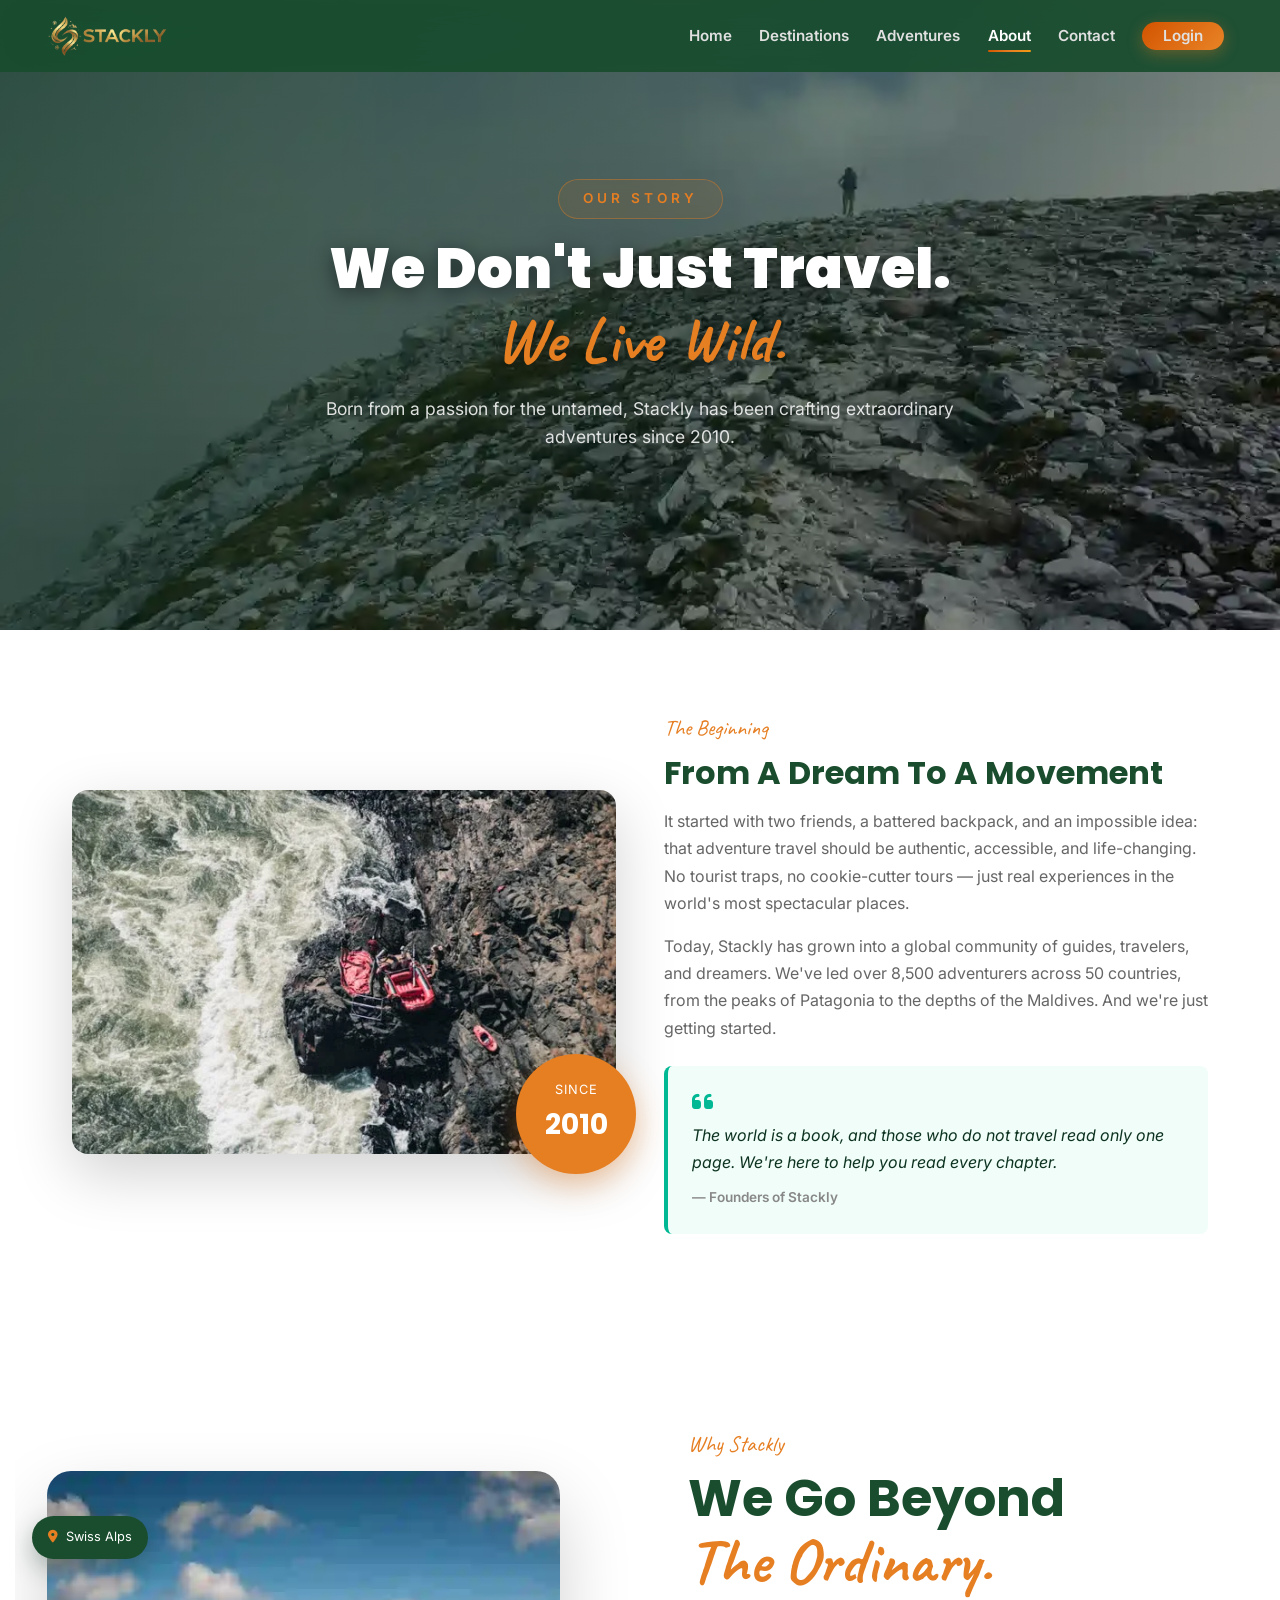
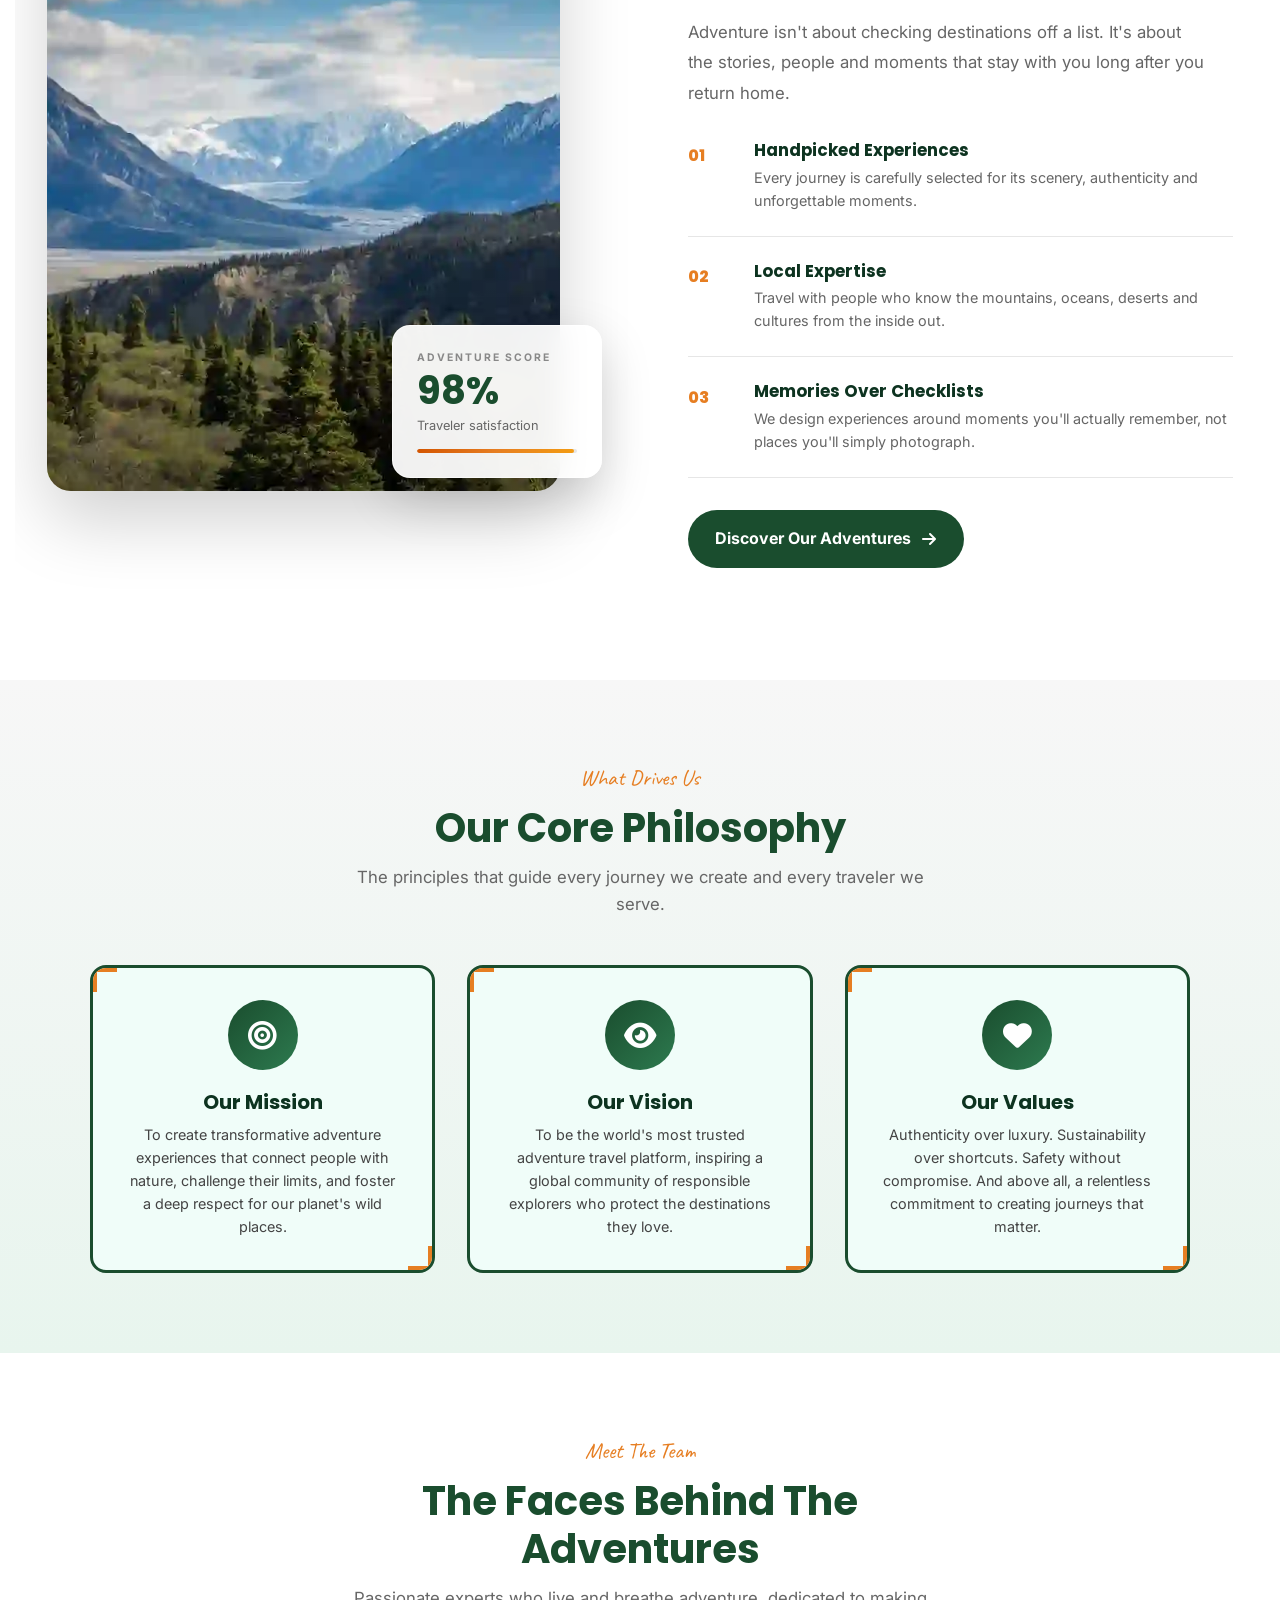
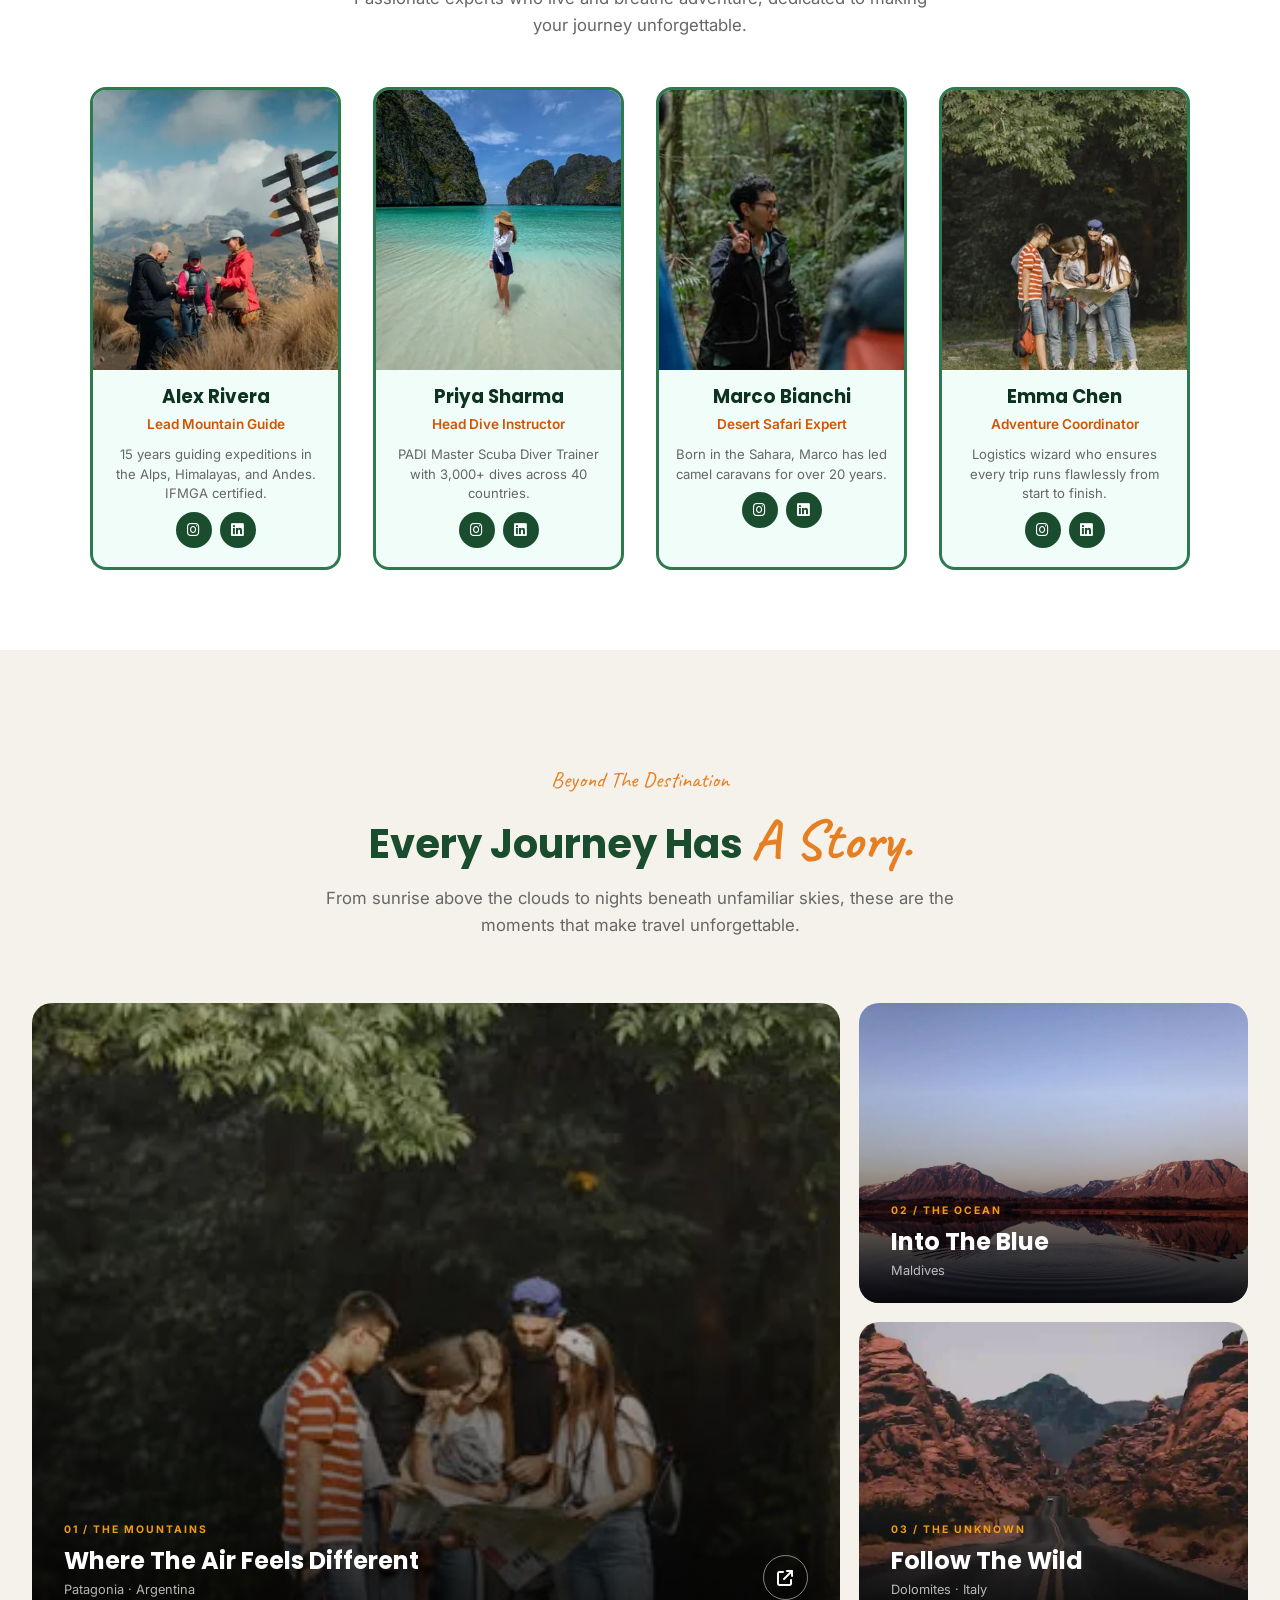
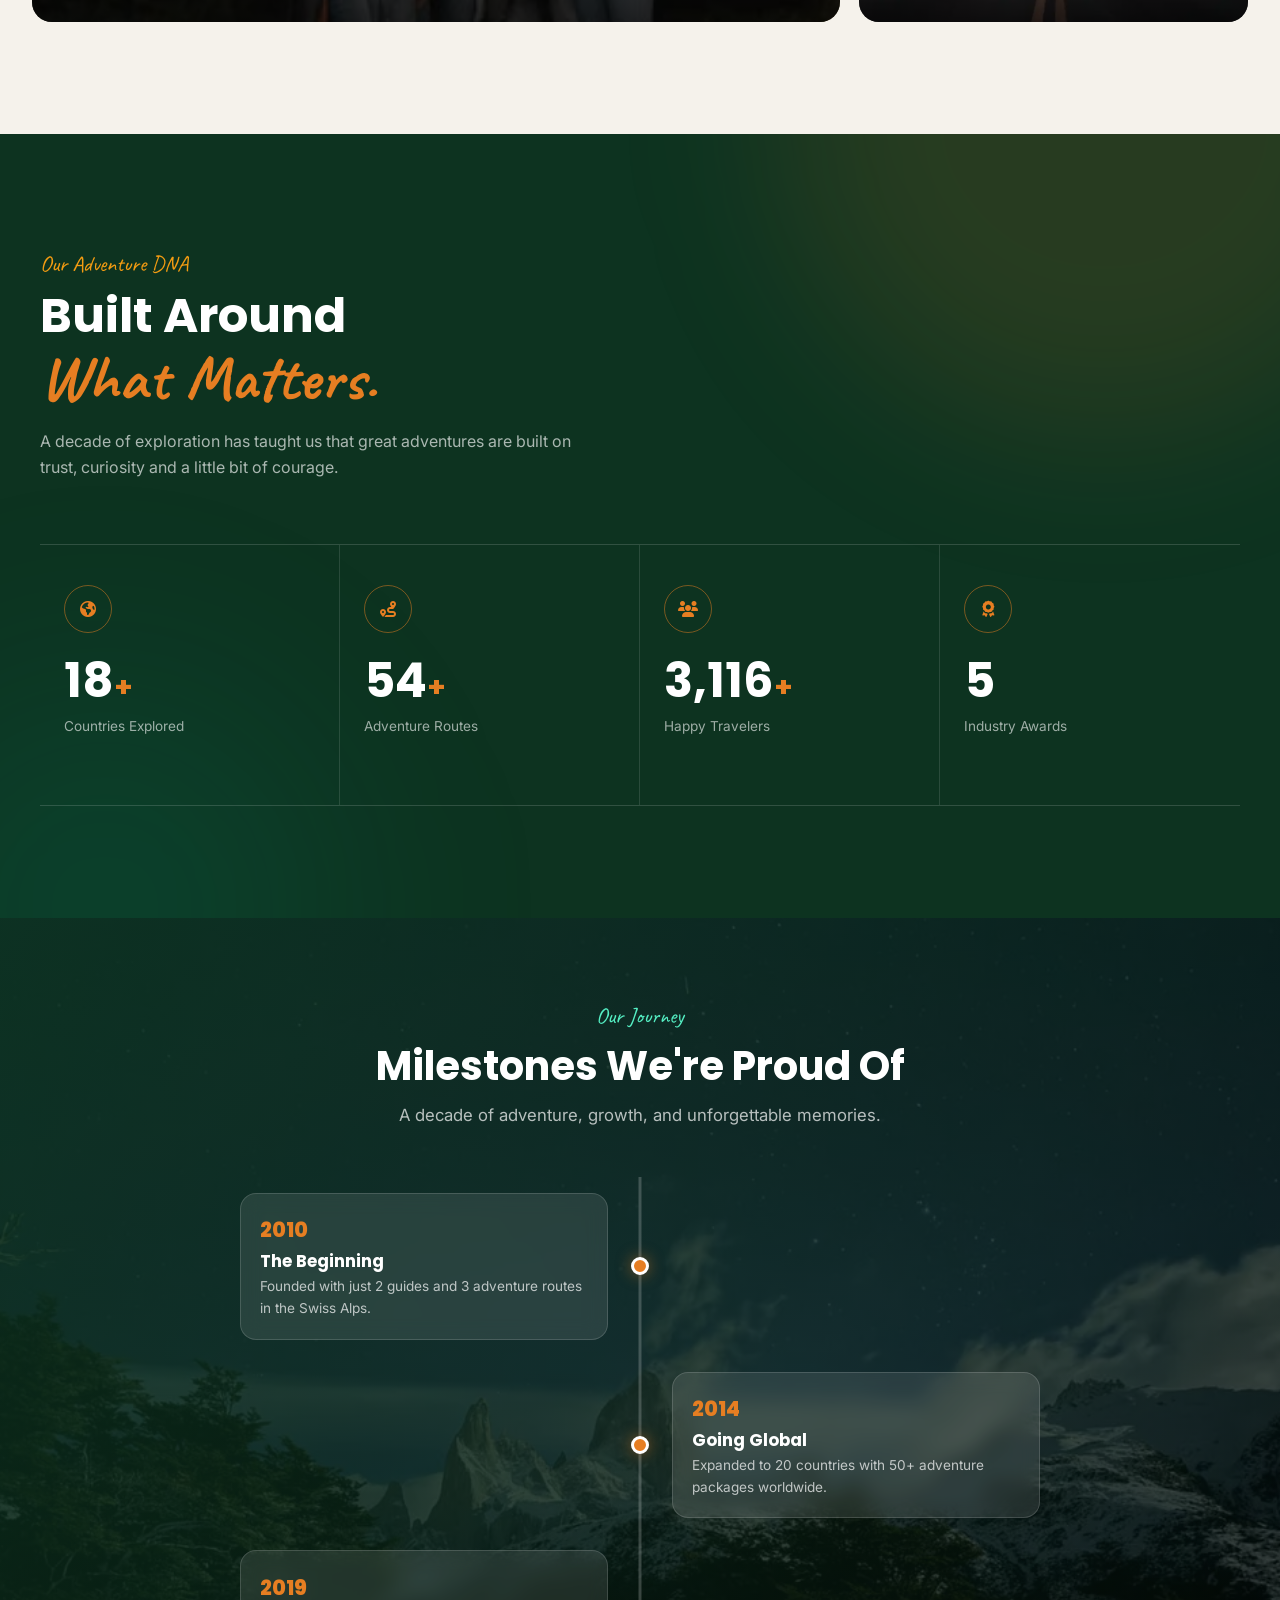
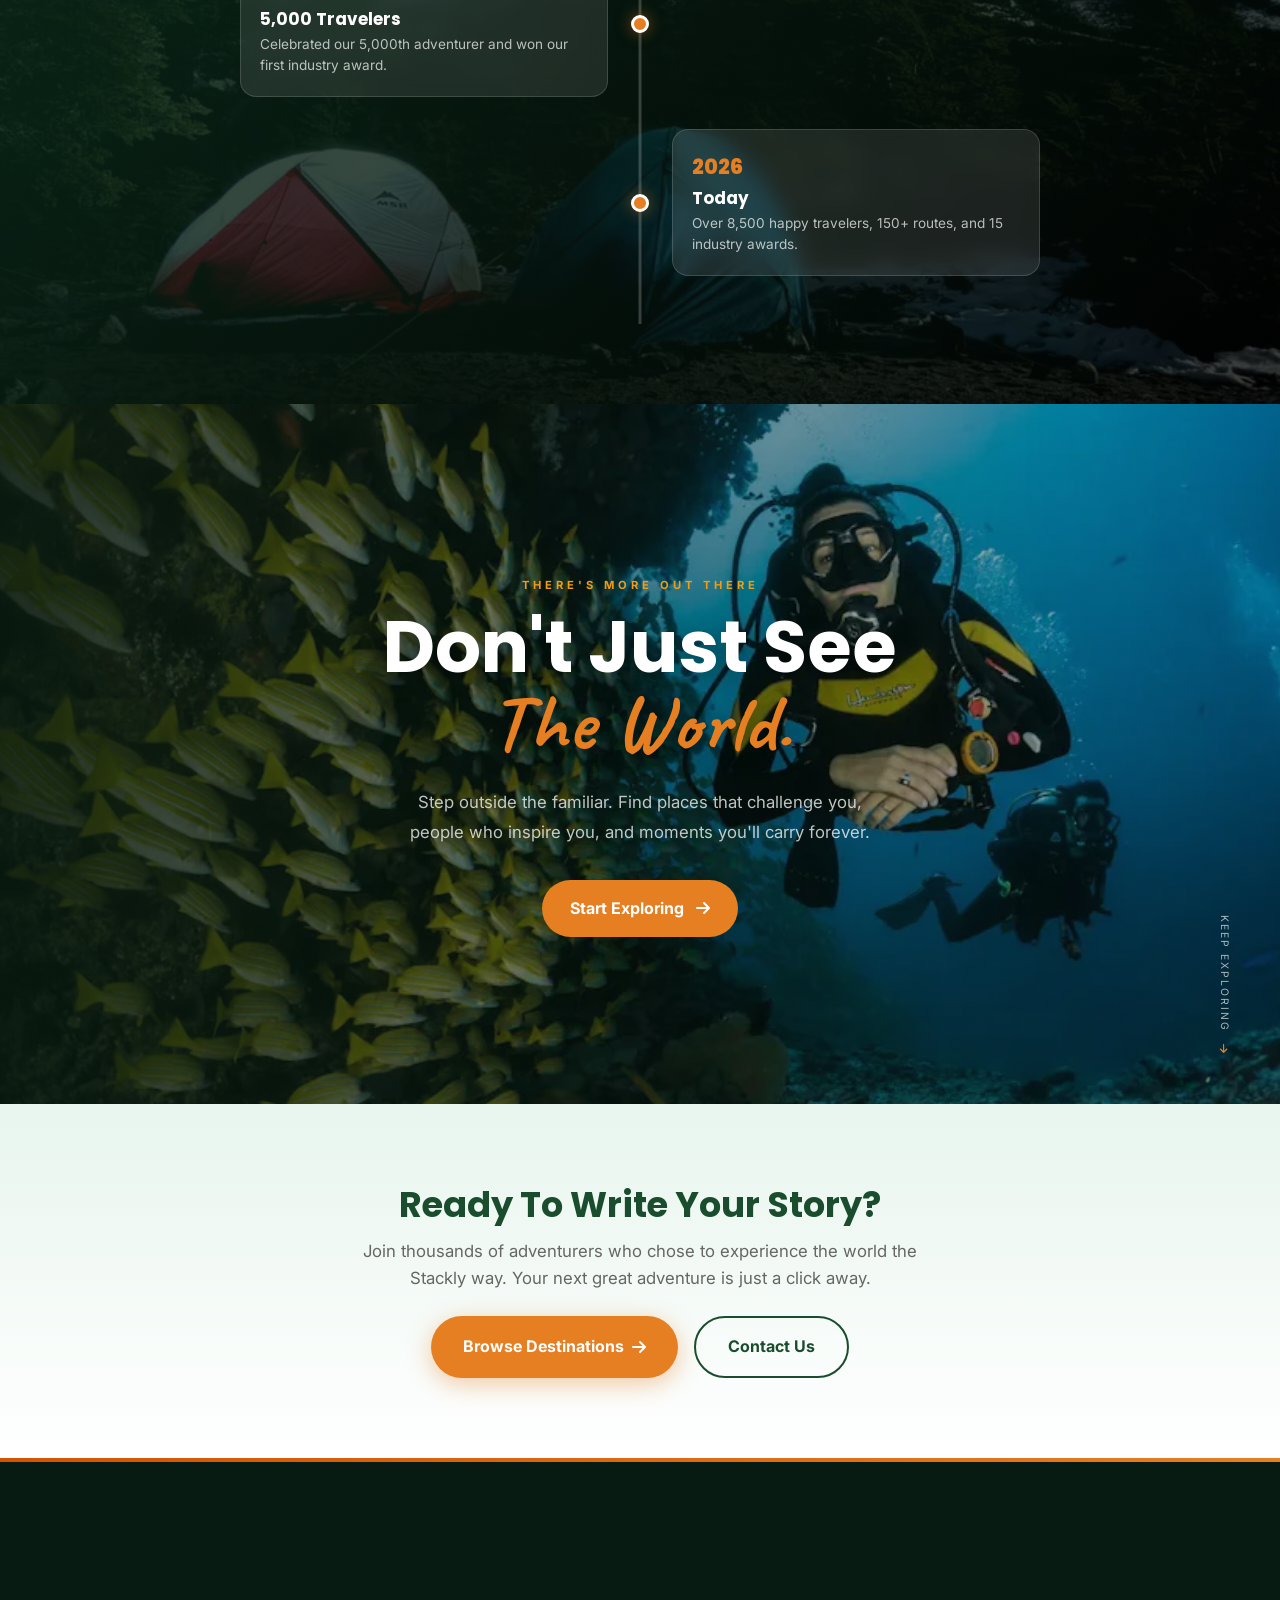
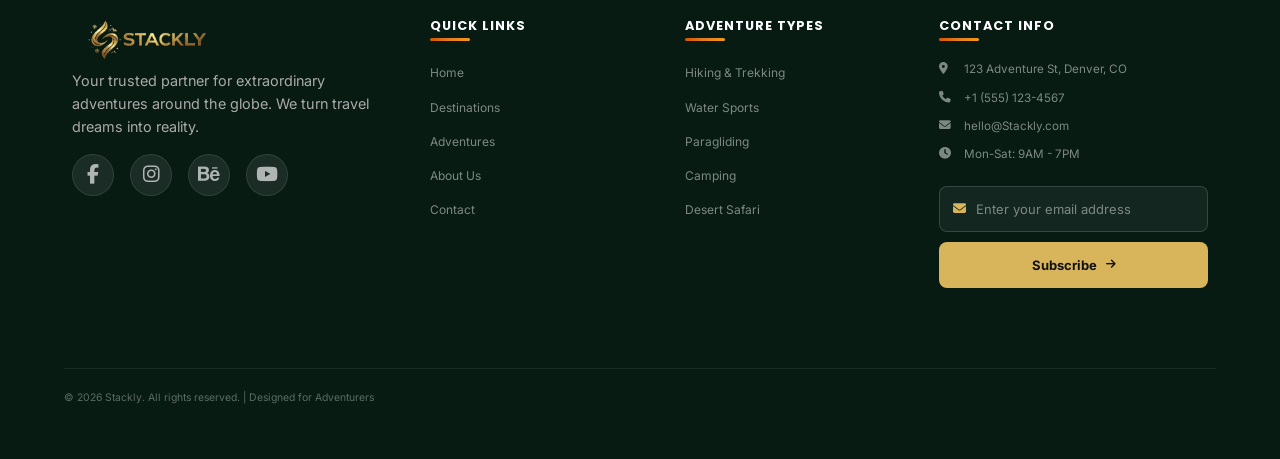
<file: about.html>
<!DOCTYPE html>
<html lang="en">
<head>
  <meta charset="UTF-8">
  <meta name="viewport" content="width=device-width, initial-scale=1.0">
  <title>About Us | Stackly</title>
  <link rel="stylesheet" href="css/theme.css">
  <link rel="stylesheet" href="css/about.css">
  <link href="https://fonts.googleapis.com/css2?family=Inter:wght@400;500;600;700&family=Poppins:wght@500;600;700;800;900&family=Caveat:wght@600;700&display=swap" rel="stylesheet">
  <link rel="stylesheet" href="https://cdnjs.cloudflare.com/ajax/libs/font-awesome/6.4.0/css/all.min.css">
</head>
<body>

  <!-- Navbar -->
  <nav class="navbar" id="navbar">
    <a href="index.html" class="navbar-logo">
      <img src="images/logo.webp" alt="Stackly Logo">
    </a>
    
    <ul class="navbar-links">
      <li><a href="index.html">Home</a></li>
      <li><a href="destinations.html">Destinations</a></li>
      <li><a href="adventures.html">Adventures</a></li>
      <li><a href="about.html" class="active">About</a></li>
      <li><a href="contact.html">Contact</a></li>
      <li><a href="login.html" class="navbar-login-btn">Login</a></li>
    </ul>
    <div class="hamburger" id="hamburger">
      <span></span><span></span><span></span>
    </div>
  </nav>
  <div class="mobile-menu" id="mobileMenu">

    <button class="mobile-menu-close" id="mobileMenuClose" aria-label="Close menu">
      <i class="fas fa-xmark"></i>
    </button>

    <a href="index.html">Home</a>
    <a href="destinations.html">Destinations</a>
    <a href="adventures.html">Adventures</a>
    <a href="about.html" class="active">About</a>
    <a href="contact.html">Contact</a>
    <a href="login.html" class="mobile-login-btn">Login</a>
  </div>
  <div class="overlay" id="overlay"></div>

  <!-- Section 1: Hero -->
  <section class="about-hero">
    <div class="about-hero-bg">
      <img src="images/img41_converted.webp" alt="Summit view">
    </div>
    <div class="about-hero-overlay"></div>
    <div class="about-hero-content">
      <span class="about-tagline reveal">OUR STORY</span>
      <h1 class="reveal" style="transition-delay:0.1s">We Don't Just Travel.<br><span class="about-accent">We Live Wild.</span></h1>
      <p class="reveal" style="transition-delay:0.2s">Born from a passion for the untamed, Stackly has been crafting extraordinary adventures since 2010.</p>
    </div>
  </section>

  <!-- Section 2: Our Story -->
  <section class="our-story">
    <div class="story-image reveal-left">
      <img src="images/img42_converted.webp" alt="Rafting gear">
      <div class="story-image-badge">
        <span>Since</span>
        <strong>2010</strong>
      </div>
    </div>
    <div class="story-content reveal-right">
      <span class="section-eyebrow">The Beginning</span>
      <h2>From A Dream To A Movement</h2>
      <p>It started with two friends, a battered backpack, and an impossible idea: that adventure travel should be authentic, accessible, and life-changing. No tourist traps, no cookie-cutter tours — just real experiences in the world's most spectacular places.</p>
      <p>Today, Stackly has grown into a global community of guides, travelers, and dreamers. We've led over 8,500 adventurers across 50 countries, from the peaks of Patagonia to the depths of the Maldives. And we're just getting started.</p>
      <div class="story-quote">
        <i class="fas fa-quote-left"></i>
        <p>The world is a book, and those who do not travel read only one page. We're here to help you read every chapter.</p>
        <span>— Founders of Stackly</span>
      </div>
    </div>
  </section>

<!-- Section 3: The Stackly Difference -->
<section class="difference-section">

  <div class="difference-image-wrap reveal-left">
    <div class="difference-image-main">
      <img 
        src="images/img43_converted.webp"
        alt="Mountain adventure"
      >
    </div>

    <div class="difference-floating-card">
      <span class="difference-small">ADVENTURE SCORE</span>
      <strong>98%</strong>
      <p>Traveler satisfaction</p>
      <div class="score-line">
        <span></span>
      </div>
    </div>

    <div class="difference-location">
      <i class="fas fa-location-dot"></i>
      <span>Swiss Alps</span>
    </div>
  </div>

  <div class="difference-content reveal-right">

    <span class="section-eyebrow">Why Stackly</span>

    <h2>
      We Go Beyond
      <span>The Ordinary.</span>
    </h2>

    <p class="difference-intro">
      Adventure isn't about checking destinations off a list.
      It's about the stories, people and moments that stay with
      you long after you return home.
    </p>

    <div class="difference-points">

      <div class="difference-point">
        <div class="difference-number">01</div>
        <div>
          <h3>Handpicked Experiences</h3>
          <p>
            Every journey is carefully selected for its scenery,
            authenticity and unforgettable moments.
          </p>
        </div>
      </div>

      <div class="difference-point">
        <div class="difference-number">02</div>
        <div>
          <h3>Local Expertise</h3>
          <p>
            Travel with people who know the mountains, oceans,
            deserts and cultures from the inside out.
          </p>
        </div>
      </div>

      <div class="difference-point">
        <div class="difference-number">03</div>
        <div>
          <h3>Memories Over Checklists</h3>
          <p>
            We design experiences around moments you'll actually
            remember, not places you'll simply photograph.
          </p>
        </div>
      </div>

    </div>

    <a href="error.html" class="difference-btn">
      Discover Our Adventures
      <i class="fas fa-arrow-right"></i>
    </a>

  </div>

</section>

  <!-- Section 3: Mission Vision Values -->
  <section class="mvv-section">
    <div class="section-header reveal">
      <span class="section-eyebrow">What Drives Us</span>
      <h2 class="section-title">Our Core Philosophy</h2>
      <p class="section-subtitle">The principles that guide every journey we create and every traveler we serve.</p>
    </div>
    <div class="mvv-grid">
      <div class="mvv-card reveal" style="transition-delay:0s">
        <div class="mvv-icon"><i class="fas fa-bullseye"></i></div>
        <h3>Our Mission</h3>
        <p>To create transformative adventure experiences that connect people with nature, challenge their limits, and foster a deep respect for our planet's wild places.</p>
      </div>
      <div class="mvv-card reveal" style="transition-delay:0.15s">
        <div class="mvv-icon"><i class="fas fa-eye"></i></div>
        <h3>Our Vision</h3>
        <p>To be the world's most trusted adventure travel platform, inspiring a global community of responsible explorers who protect the destinations they love.</p>
      </div>
      <div class="mvv-card reveal" style="transition-delay:0.3s">
        <div class="mvv-icon"><i class="fas fa-heart"></i></div>
        <h3>Our Values</h3>
        <p>Authenticity over luxury. Sustainability over shortcuts. Safety without compromise. And above all, a relentless commitment to creating journeys that matter.</p>
      </div>
    </div>
  </section>

  <!-- Section 4: Team -->
  <section class="team-section">
    <div class="section-header reveal">
      <span class="section-eyebrow">Meet The Team</span>
      <h2 class="section-title">The Faces Behind The Adventures</h2>
      <p class="section-subtitle">Passionate experts who live and breathe adventure, dedicated to making your journey unforgettable.</p>
    </div>
    <div class="team-grid">
      <div class="team-card reveal-zoom" style="transition-delay:0s">
        <div class="team-img-wrap">
          <img src="images/img44_converted.webp" alt="Guide">
        </div>
        <h3>Alex Rivera</h3>
        <span>Lead Mountain Guide</span>
        <p>15 years guiding expeditions in the Alps, Himalayas, and Andes. IFMGA certified.</p>
        <div class="team-social">
          <a href="#"><i class="fab fa-instagram"></i></a>
          <a href="#"><i class="fab fa-linkedin"></i></a>
        </div>
      </div>
      <div class="team-card reveal-zoom" style="transition-delay:0.1s">
        <div class="team-img-wrap">
          <img src="images/img45_converted.webp" alt="Dive instructor">
        </div>
        <h3>Priya Sharma</h3>
        <span>Head Dive Instructor</span>
        <p>PADI Master Scuba Diver Trainer with 3,000+ dives across 40 countries.</p>
        <div class="team-social">
          <a href="#"><i class="fab fa-instagram"></i></a>
          <a href="#"><i class="fab fa-linkedin"></i></a>
        </div>
      </div>
      <div class="team-card reveal-zoom" style="transition-delay:0.2s">
        <div class="team-img-wrap">
          <img src="images/img46_converted.webp" alt="Tour guide">
        </div>
        <h3>Marco Bianchi</h3>
        <span>Desert Safari Expert</span>
        <p>Born in the Sahara, Marco has led camel caravans for over 20 years.</p>
        <div class="team-social">
          <a href="#"><i class="fab fa-instagram"></i></a>
          <a href="#"><i class="fab fa-linkedin"></i></a>
        </div>
      </div>
      <div class="team-card reveal-zoom" style="transition-delay:0.3s">
        <div class="team-img-wrap">
          <img src="images/img47_converted.webp" alt="Adventure planner">
        </div>
        <h3>Emma Chen</h3>
        <span>Adventure Coordinator</span>
        <p>Logistics wizard who ensures every trip runs flawlessly from start to finish.</p>
        <div class="team-social">
          <a href="#"><i class="fab fa-instagram"></i></a>
          <a href="#"><i class="fab fa-linkedin"></i></a>
        </div>
      </div>
    </div>
  </section>

<!-- Section 5: Adventure Stories -->
<section class="adventure-stories">

  <div class="stories-header reveal">
    <span class="section-eyebrow">Beyond The Destination</span>

    <h2 class="section-title">
      Every Journey Has
      <span>A Story.</span>
    </h2>

    <p class="section-subtitle">
      From sunrise above the clouds to nights beneath unfamiliar skies,
      these are the moments that make travel unforgettable.
    </p>
  </div>

  <div class="stories-gallery">

    <article class="story-tile story-large reveal-zoom">
      <img
        src="images/img47_converted.webp"
        alt="Mountain hiking adventure"
      >

      <div class="story-tile-overlay">
        <div>
          <span>01 / THE MOUNTAINS</span>
          <h3>Where The Air Feels Different</h3>
          <p>Patagonia · Argentina</p>
        </div>

        <i class="fas fa-arrow-up-right-from-square"></i>
      </div>
    </article>

    <article class="story-tile story-top reveal-zoom">
      <img
        src="images/img48_converted.webp"
        alt="Ocean diving adventure"
      >

      <div class="story-tile-overlay">
        <div>
          <span>02 / THE OCEAN</span>
          <h3>Into The Blue</h3>
          <p>Maldives</p>
        </div>
      </div>
    </article>

    <article class="story-tile story-bottom reveal-zoom">
      <img
        src="images/img39_converted.webp"
        alt="Adventure traveler"
      >

      <div class="story-tile-overlay">
        <div>
          <span>03 / THE UNKNOWN</span>
          <h3>Follow The Wild</h3>
          <p>Dolomites · Italy</p>
        </div>
      </div>
    </article>

    <!-- <article class="story-tile story-wide reveal-zoom">
      <img
        src="https://images.unsplash.com/photo-1500534623283-312aade485b7?auto=format&fit=crop&w=1200&q=85"
        alt="Desert adventure"
      >

      <div class="story-tile-overlay">
        <div>
          <span>04 / THE DESERT</span>
          <h3>Silence Has A Sound</h3>
          <p>Sahara · Morocco</p>
        </div>
      </div>
    </article> -->

  </div>

</section>

<!-- Section 6: Adventure DNA -->
<section class="adventure-dna">

  <div class="dna-bg"></div>

  <div class="dna-container">

    <div class="dna-heading reveal">
      <span class="section-eyebrow">Our Adventure DNA</span>

      <h2>
        Built Around
        <span>What Matters.</span>
      </h2>

      <p>
        A decade of exploration has taught us that great adventures
        are built on trust, curiosity and a little bit of courage.
      </p>
    </div>

    <div class="dna-stats">

      <div class="dna-stat reveal">
        <div class="dna-icon">
          <i class="fas fa-earth-americas"></i>
        </div>

        <strong data-count="50">0</strong>

        <span>Countries Explored</span>

        <div class="dna-line"></div>
      </div>

      <div class="dna-stat reveal">
        <div class="dna-icon">
          <i class="fas fa-route"></i>
        </div>

        <strong data-count="150">0</strong>

        <span>Adventure Routes</span>

        <div class="dna-line"></div>
      </div>

      <div class="dna-stat reveal">
        <div class="dna-icon">
          <i class="fas fa-users"></i>
        </div>

        <strong data-count="8500">0</strong>

        <span>Happy Travelers</span>

        <div class="dna-line"></div>
      </div>

      <div class="dna-stat reveal">
        <div class="dna-icon">
          <i class="fas fa-award"></i>
        </div>

        <strong data-count="15">0</strong>

        <span>Industry Awards</span>

        <div class="dna-line"></div>
      </div>

    </div>

  </div>

</section>

  <!-- Section 5: Achievements -->
  <section class="achievements-section">
    <div class="achievements-bg">
      <img src="images/img50_converted.webp" alt="Star camp">
    </div>
    <div class="achievements-overlay"></div>
    <div class="achievements-content">
      <div class="section-header reveal">
        <span class="section-eyebrow" style="color:var(--accent-light)">Our Journey</span>
        <h2 class="section-title" style="color:var(--white)">Milestones We're Proud Of</h2>
        <p class="section-subtitle" style="color:rgba(255,255,255,0.7)">A decade of adventure, growth, and unforgettable memories.</p>
      </div>
      <div class="timeline">
        <div class="timeline-item reveal-left" style="transition-delay:0s">
          <div class="timeline-dot"></div>
          <div class="timeline-content">
            <span class="timeline-year">2010</span>
            <h3>The Beginning</h3>
            <p>Founded with just 2 guides and 3 adventure routes in the Swiss Alps.</p>
          </div>
        </div>
        <div class="timeline-item reveal-right" style="transition-delay:0.1s">
          <div class="timeline-dot"></div>
          <div class="timeline-content">
            <span class="timeline-year">2014</span>
            <h3>Going Global</h3>
            <p>Expanded to 20 countries with 50+ adventure packages worldwide.</p>
          </div>
        </div>
        <div class="timeline-item reveal-left" style="transition-delay:0.2s">
          <div class="timeline-dot"></div>
          <div class="timeline-content">
            <span class="timeline-year">2019</span>
            <h3>5,000 Travelers</h3>
            <p>Celebrated our 5,000th adventurer and won our first industry award.</p>
          </div>
        </div>
        <div class="timeline-item reveal-right" style="transition-delay:0.3s">
          <div class="timeline-dot"></div>
          <div class="timeline-content">
            <span class="timeline-year">2026</span>
            <h3>Today</h3>
            <p>Over 8,500 happy travelers, 150+ routes, and 15 industry awards.</p>
          </div>
        </div>
      </div>
    </div>
  </section>

<!-- Section 7: Beyond The Map -->
<section class="beyond-map">

  <div class="beyond-map-bg">
    <img
      src="images/img49_converted.webp"
      alt="Explorer looking across mountains"
    >
  </div>

  <div class="beyond-map-overlay"></div>

  <div class="beyond-map-content reveal">

    <span class="beyond-label">
      THERE'S MORE OUT THERE
    </span>

    <h2>
      Don't Just See<br>
      <span>The World.</span>
    </h2>

    <p>
      Step outside the familiar. Find places that challenge you,
      people who inspire you, and moments you'll carry forever.
    </p>

    <a href="error.html" class="beyond-btn">
      Start Exploring
      <i class="fas fa-arrow-right"></i>
    </a>

  </div>

  <div class="beyond-scroll">
    <span>KEEP EXPLORING</span>
    <i class="fas fa-arrow-down"></i>
  </div>

</section>

  <!-- Section 6: CTA -->
  <section class="about-cta">
    <div class="about-cta-content reveal">
      <h2>Ready To Write Your Story?</h2>
      <p>Join thousands of adventurers who chose to experience the world the Stackly way. Your next great adventure is just a click away.</p>
      <div class="about-cta-buttons">
        <a href="error.html" class="cta-btn-primary">Browse Destinations <i class="fas fa-arrow-right"></i></a>
        <a href="error.html" class="cta-btn-secondary">Contact Us</a>
      </div>
    </div>
  </section>

  <!-- Footer -->
  <footer class="footer">
    <div class="footer-container">
      <div class="footer-col">
        <a href="index.html" class="navbar-logo">
          <img src="images/logo.webp" alt="Stackly Logo">
        </a>
        <p>Your trusted partner for extraordinary adventures around the globe. We turn travel dreams into reality.</p>
        <div class="social-links">
          <a href="error.html"><i class="fab fa-facebook-f"></i></a>
          <a href="error.html"><i class="fab fa-instagram"></i></a>
          <a href="error.html"><i class="fa-brands fa-behance"></i></a>
          <a href="error.html"><i class="fab fa-youtube"></i></a>
        </div>
      </div>
      <div class="footer-col">
        <h4>Quick Links</h4>
        <ul>
          <li><a href="index.html">Home</a></li>
          <li><a href="destinations.html">Destinations</a></li>
          <li><a href="adventures.html">Adventures</a></li>
          <li><a href="about.html">About Us</a></li>
          <li><a href="contact.html">Contact</a></li>
        </ul>
      </div>
      <div class="footer-col">
        <h4>Adventure Types</h4>
        <ul>
          <li><a href="adventures.html">Hiking & Trekking</a></li>
          <li><a href="adventures.html">Water Sports</a></li>
          <li><a href="adventures.html">Paragliding</a></li>
          <li><a href="adventures.html">Camping</a></li>
          <li><a href="adventures.html">Desert Safari</a></li>
        </ul>
      </div>
      <div class="footer-col footer-contact">
        <h4>Contact Info</h4>
        <p><i class="fas fa-map-marker-alt"></i> 123 Adventure St, Denver, CO</p>
        <p><i class="fas fa-phone"></i> +1 (555) 123-4567</p>
        <p><i class="fas fa-envelope"></i> hello@Stackly.com</p>
        <p><i class="fas fa-clock"></i> Mon-Sat: 9AM - 7PM</p>

        <form class="newsletter-form">

        <div class="newsletter-input">
          <i class="fas fa-envelope"></i>
          <input
            type="email"
            placeholder="Enter your email address"
            required
          >
        </div>

        <button type="submit">
          Subscribe
          <i class="fas fa-arrow-right"></i>
        </button>

      </form>

      </div>
    </div>
    <div class="footer-bottom">
      <p>&copy; 2026 Stackly. All rights reserved. | Designed for Adventurers</p>
    </div>
  </footer>

  <script src="js/theme.js"></script>
  <script src="js/about.js"></script>
</body>
</html>
</file>
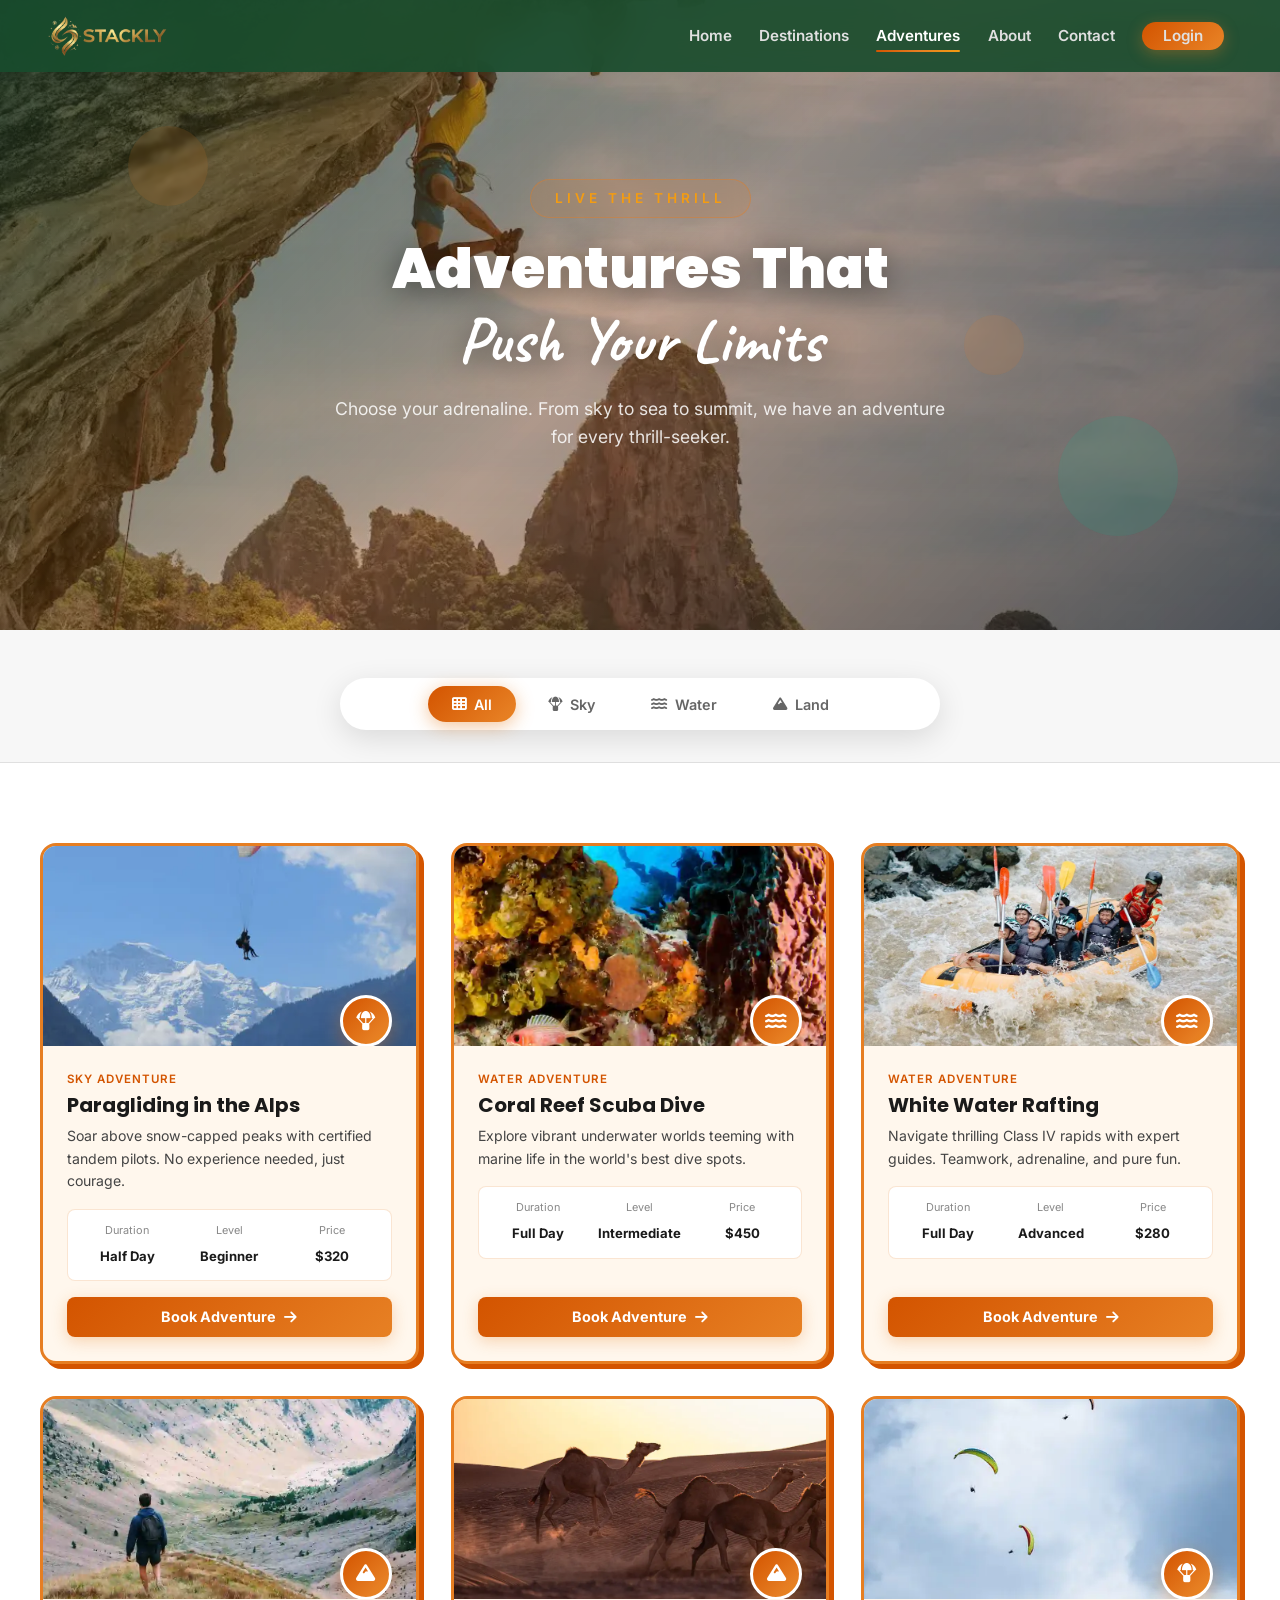
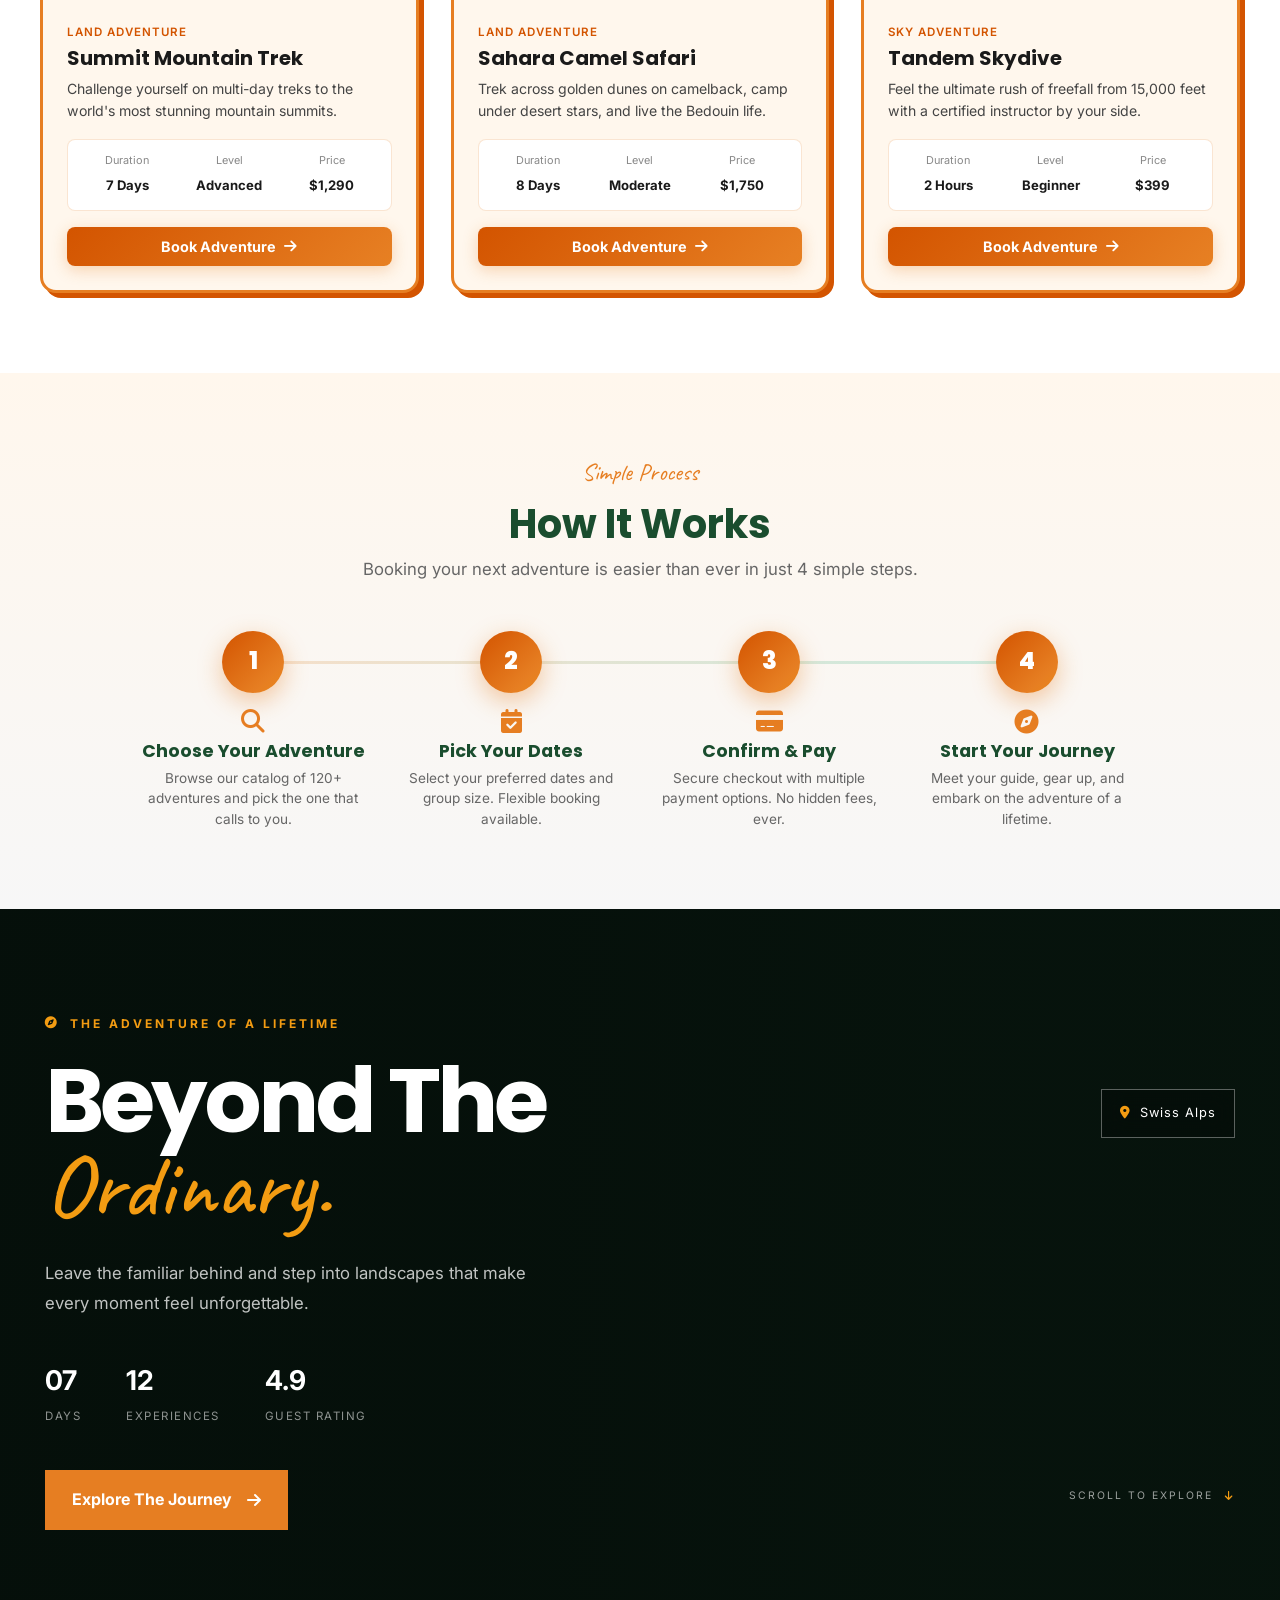
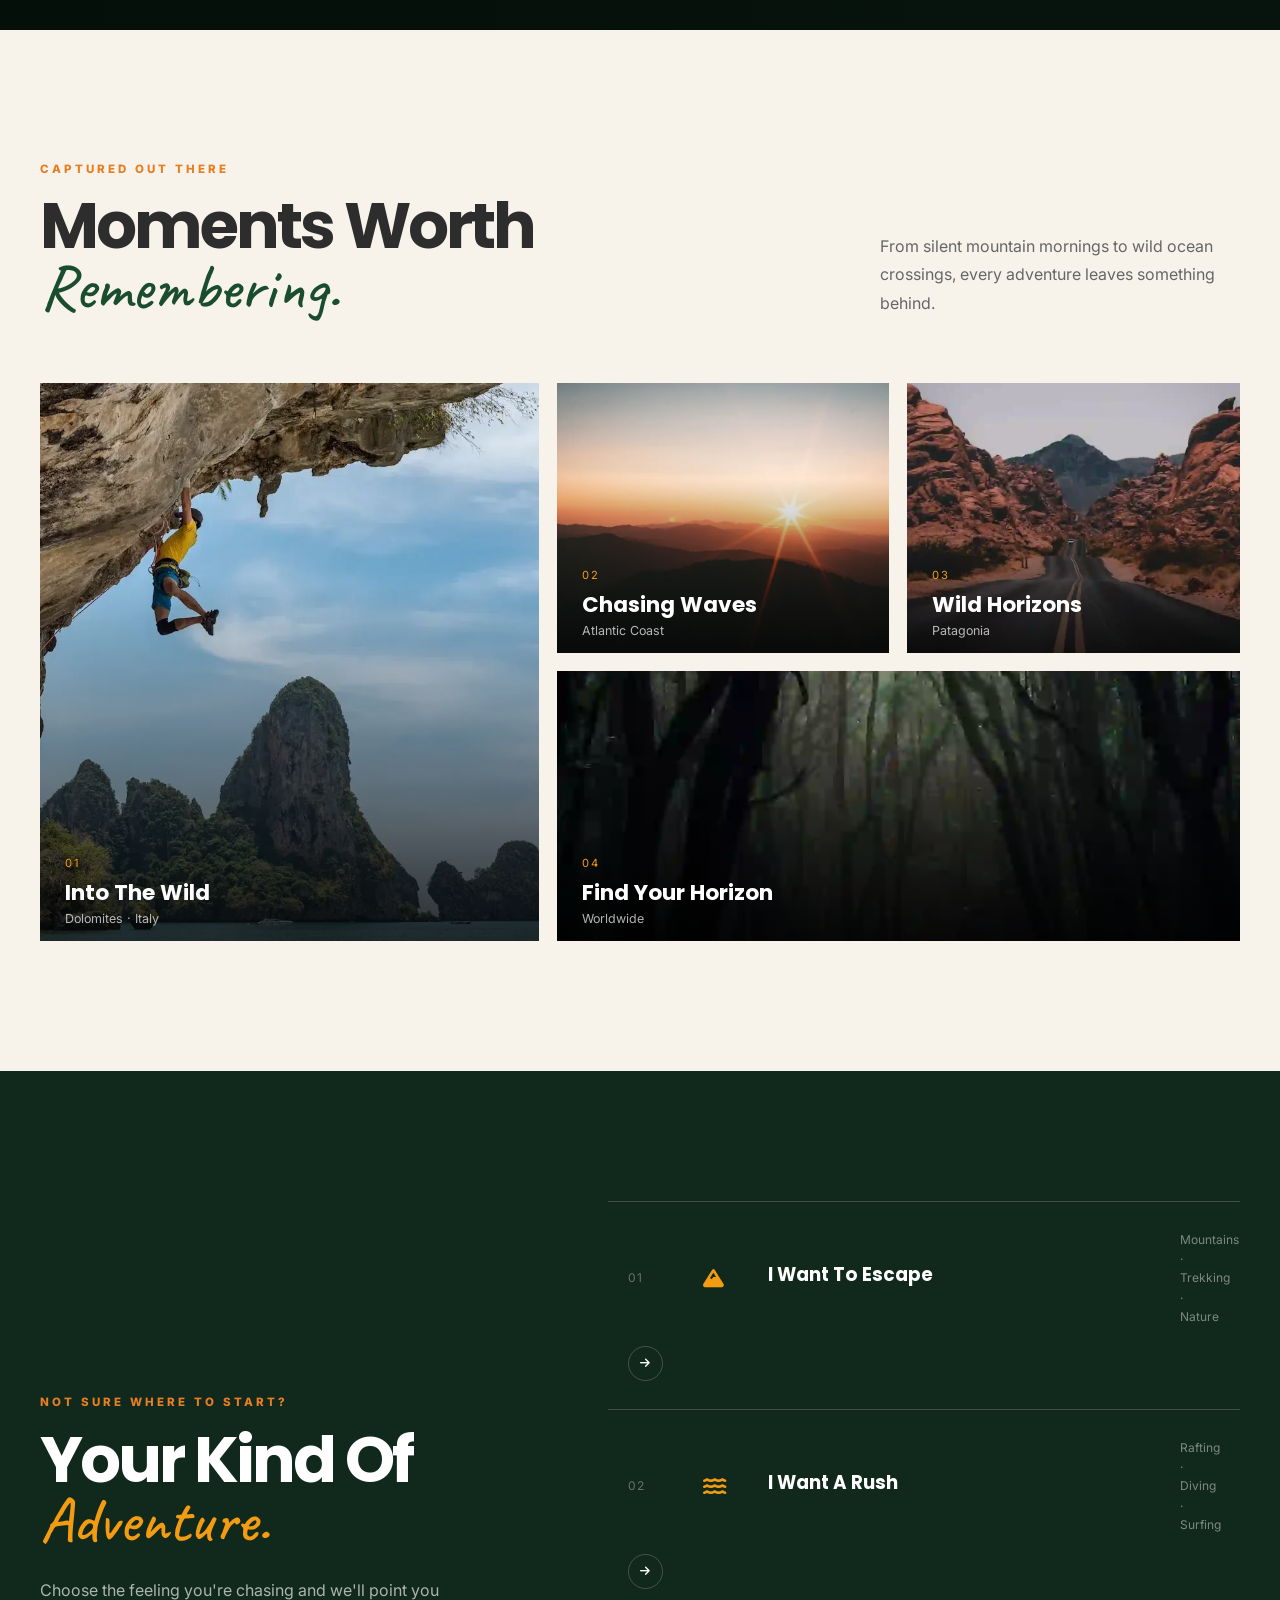
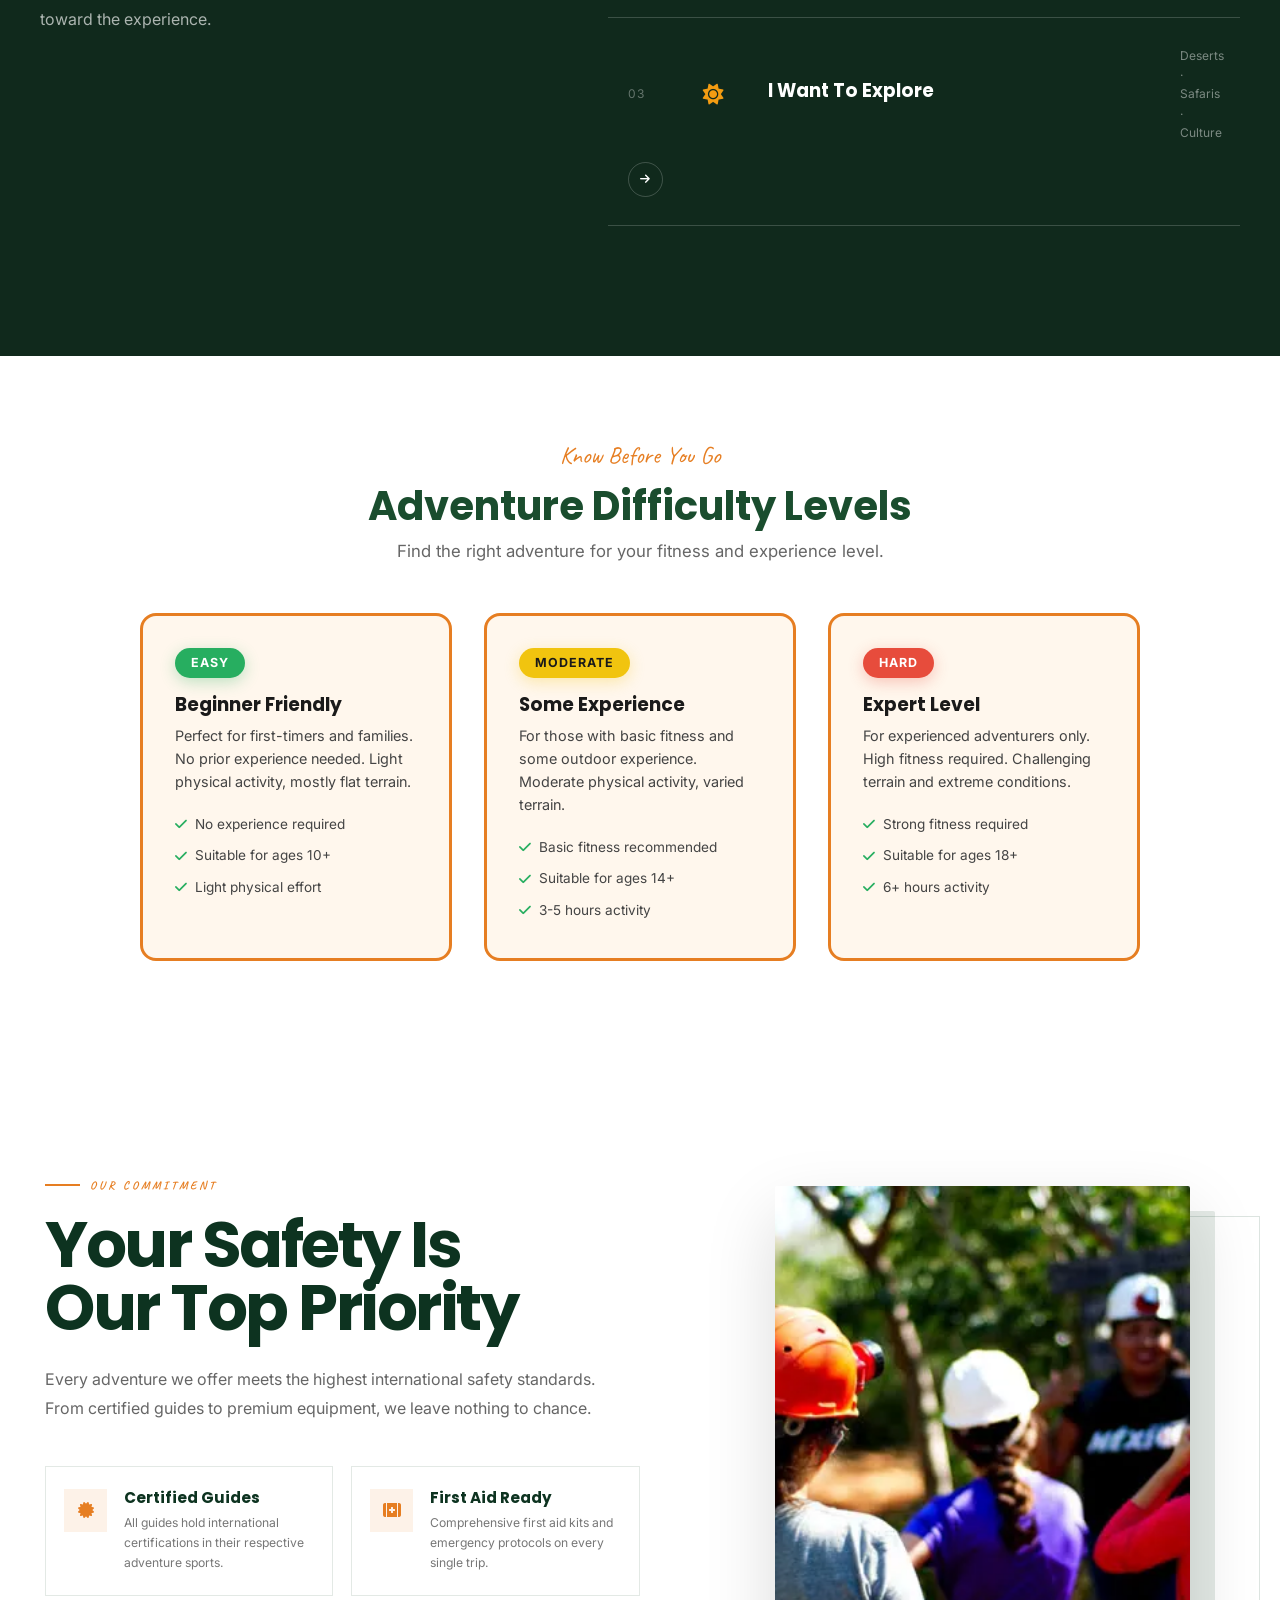
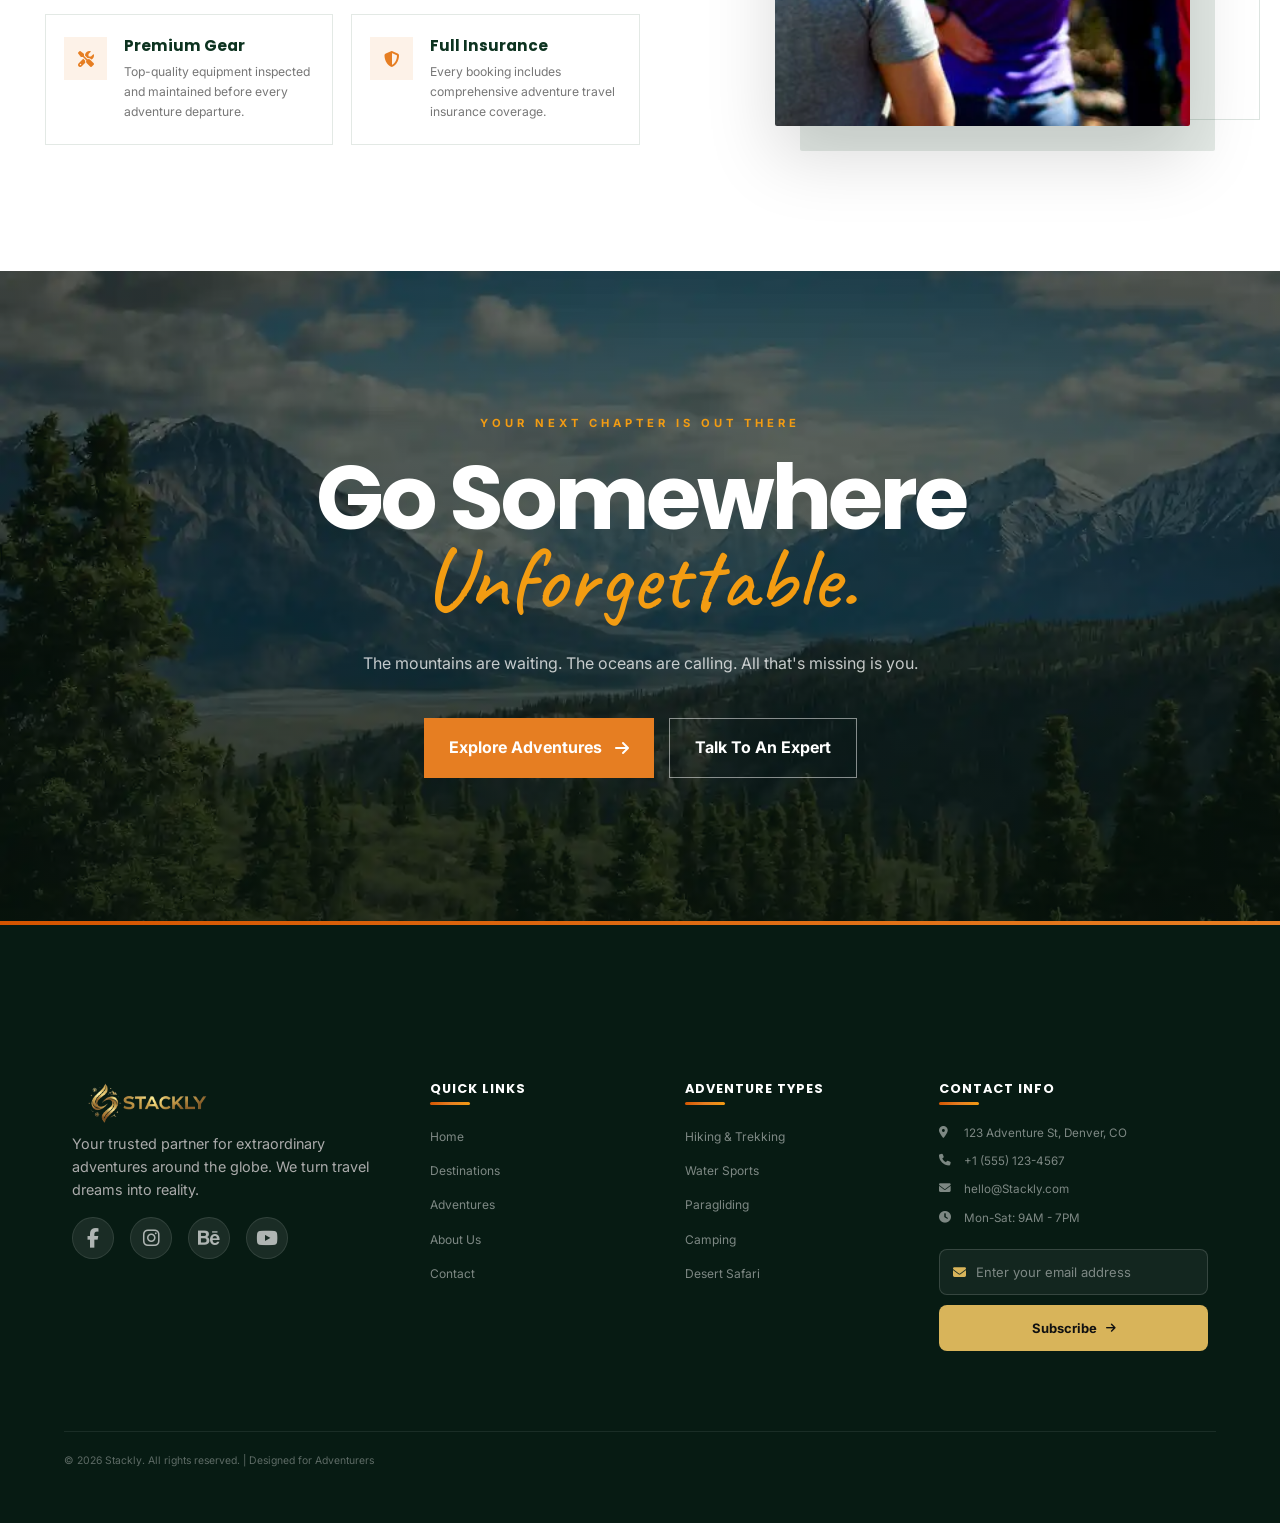
<file: adventures.html>
<!DOCTYPE html>
<html lang="en">
<head>
  <meta charset="UTF-8">
  <meta name="viewport" content="width=device-width, initial-scale=1.0">
  <title>Adventures | Stackly</title>
  <link rel="stylesheet" href="css/theme.css">
  <link rel="stylesheet" href="css/adventures.css">
  <link href="https://fonts.googleapis.com/css2?family=Inter:wght@400;500;600;700&family=Poppins:wght@500;600;700;800;900&family=Caveat:wght@600;700&display=swap" rel="stylesheet">
  <link rel="stylesheet" href="https://cdnjs.cloudflare.com/ajax/libs/font-awesome/6.4.0/css/all.min.css">
</head>
<body>

  <!-- Navbar -->
  <nav class="navbar" id="navbar">
    <a href="index.html" class="navbar-logo">
      <img src="images/logo.webp" alt="Stackly Logo">
    </a>
    
    <ul class="navbar-links">
      <li><a href="index.html">Home</a></li>
      <li><a href="destinations.html">Destinations</a></li>
      <li><a href="adventures.html" class="active">Adventures</a></li>
      <li><a href="about.html">About</a></li>
      <li><a href="contact.html">Contact</a></li>
      <li><a href="login.html" class="navbar-login-btn">Login</a></li>
    </ul>
    <div class="hamburger" id="hamburger">
      <span></span><span></span><span></span>
    </div>
  </nav>
  <div class="mobile-menu" id="mobileMenu">

    <button class="mobile-menu-close" id="mobileMenuClose" aria-label="Close menu">
      <i class="fas fa-xmark"></i>
    </button>

    <a href="index.html">Home</a>
    <a href="destinations.html">Destinations</a>
    <a href="adventures.html" class="active">Adventures</a>
    <a href="about.html">About</a>
    <a href="contact.html">Contact</a>
    <a href="login.html" class="mobile-login-btn">Login</a>
  </div>
  <div class="overlay" id="overlay"></div>

  <!-- Section 1: Hero Header -->
  <section class="adv-header">
    <div class="adv-header-bg">
      <img src="images/img37_converted.webp" alt="Paragliding">
    </div>
    <div class="adv-header-overlay"></div>
    <div class="adv-header-content">
      <span class="adv-tagline reveal">LIVE THE THRILL</span>
      <h1 class="reveal" style="transition-delay:0.1s">Adventures That<br><span class="adv-accent">Push Your Limits</span></h1>
      <p class="reveal" style="transition-delay:0.2s">Choose your adrenaline. From sky to sea to summit, we have an adventure for every thrill-seeker.</p>
    </div>
    <div class="adv-shapes">
      <div class="shape shape-1"></div>
      <div class="shape shape-2"></div>
      <div class="shape shape-3"></div>
    </div>
  </section>

  <!-- Section 2: Adventure Type Tabs -->
  <section class="adv-tabs-section">
    <div class="adv-tabs reveal-zoom">
      <button class="adv-tab active" data-tab="all"><i class="fas fa-th"></i> All</button>
      <button class="adv-tab" data-tab="sky"><i class="fas fa-parachute-box"></i> Sky</button>
      <button class="adv-tab" data-tab="water"><i class="fas fa-water"></i> Water</button>
      <button class="adv-tab" data-tab="land"><i class="fas fa-mountain"></i> Land</button>
    </div>
  </section>

  <!-- Section 3: Adventure Cards -->
  <section class="adventures-grid-section">
    <div class="adventures-grid">
      <!-- Paragliding -->
      <div class="adventure-card reveal" data-type="sky" style="transition-delay:0s">
        <div class="adv-card-top">
          <img src="images/img32.webp" alt="Paragliding">
          <div class="adv-card-icon"><i class="fas fa-parachute-box"></i></div>
        </div>
        <div class="adv-card-content">
          <span class="adv-card-type">Sky Adventure</span>
          <h3>Paragliding in the Alps</h3>
          <p>Soar above snow-capped peaks with certified tandem pilots. No experience needed, just courage.</p>
          <div class="adv-card-stats">
            <div><span>Duration</span><strong>Half Day</strong></div>
            <div><span>Level</span><strong>Beginner</strong></div>
            <div><span>Price</span><strong>$320</strong></div>
          </div>
          <button class="adv-card-btn">Book Adventure <i class="fas fa-arrow-right"></i></button>
        </div>
      </div>

      <!-- Scuba Diving -->
      <div class="adventure-card reveal" data-type="water" style="transition-delay:0.1s">
        <div class="adv-card-top">
          <img src="images/img33.webp" alt="Scuba Diving">
          <div class="adv-card-icon"><i class="fas fa-water"></i></div>
        </div>
        <div class="adv-card-content">
          <span class="adv-card-type">Water Adventure</span>
          <h3>Coral Reef Scuba Dive</h3>
          <p>Explore vibrant underwater worlds teeming with marine life in the world's best dive spots.</p>
          <div class="adv-card-stats">
            <div><span>Duration</span><strong>Full Day</strong></div>
            <div><span>Level</span><strong>Intermediate</strong></div>
            <div><span>Price</span><strong>$450</strong></div>
          </div>
          <button class="adv-card-btn" onclick="location.href='error.html'">Book Adventure <i class="fas fa-arrow-right"></i></button>
        </div>
      </div>

      <!-- White Water Rafting -->
      <div class="adventure-card reveal" data-type="water" style="transition-delay:0.2s">
        <div class="adv-card-top">
          <img src="images/img34.webp" alt="White Water Rafting">
          <div class="adv-card-icon"><i class="fas fa-water"></i></div>
        </div>
        <div class="adv-card-content">
          <span class="adv-card-type">Water Adventure</span>
          <h3>White Water Rafting</h3>
          <p>Navigate thrilling Class IV rapids with expert guides. Teamwork, adrenaline, and pure fun.</p>
          <div class="adv-card-stats">
            <div><span>Duration</span><strong>Full Day</strong></div>
            <div><span>Level</span><strong>Advanced</strong></div>
            <div><span>Price</span><strong>$280</strong></div>
          </div>
          <button class="adv-card-btn" onclick="location.href='error.html'">Book Adventure <i class="fas fa-arrow-right"></i></button>
        </div>
      </div>

      <!-- Mountain Hiking -->
      <div class="adventure-card reveal" data-type="land" style="transition-delay:0s">
        <div class="adv-card-top">
          <img src="images/img35.webp" alt="Hiking">
          <div class="adv-card-icon"><i class="fas fa-mountain"></i></div>
        </div>
        <div class="adv-card-content">
          <span class="adv-card-type">Land Adventure</span>
          <h3>Summit Mountain Trek</h3>
          <p>Challenge yourself on multi-day treks to the world's most stunning mountain summits.</p>
          <div class="adv-card-stats">
            <div><span>Duration</span><strong>7 Days</strong></div>
            <div><span>Level</span><strong>Advanced</strong></div>
            <div><span>Price</span><strong>$1,290</strong></div>
          </div>
          <button class="adv-card-btn" onclick="location.href='error.html'">Book Adventure <i class="fas fa-arrow-right"></i></button>
        </div>
      </div>

      <!-- Desert Safari -->
      <div class="adventure-card reveal" data-type="land" style="transition-delay:0.1s">
        <div class="adv-card-top">
          <img src="images/img36.webp" alt="Desert Safari">
          <div class="adv-card-icon"><i class="fas fa-mountain"></i></div>
        </div>
        <div class="adv-card-content">
          <span class="adv-card-type">Land Adventure</span>
          <h3>Sahara Camel Safari</h3>
          <p>Trek across golden dunes on camelback, camp under desert stars, and live the Bedouin life.</p>
          <div class="adv-card-stats">
            <div><span>Duration</span><strong>8 Days</strong></div>
            <div><span>Level</span><strong>Moderate</strong></div>
            <div><span>Price</span><strong>$1,750</strong></div>
          </div>
          <button class="adv-card-btn" onclick="location.href='error.html'">Book Adventure <i class="fas fa-arrow-right"></i></button>
        </div>
      </div>

      <!-- Skydiving -->
      <div class="adventure-card reveal" data-type="sky" style="transition-delay:0.2s">
        <div class="adv-card-top">
          <img src="images/img31.webp" alt="Skydiving">
          <div class="adv-card-icon"><i class="fas fa-parachute-box"></i></div>
        </div>
        <div class="adv-card-content">
          <span class="adv-card-type">Sky Adventure</span>
          <h3>Tandem Skydive</h3>
          <p>Feel the ultimate rush of freefall from 15,000 feet with a certified instructor by your side.</p>
          <div class="adv-card-stats">
            <div><span>Duration</span><strong>2 Hours</strong></div>
            <div><span>Level</span><strong>Beginner</strong></div>
            <div><span>Price</span><strong>$399</strong></div>
          </div>
          <button class="adv-card-btn" onclick="location.href='error.html'">Book Adventure <i class="fas fa-arrow-right"></i></button>
        </div>
      </div>
    </div>
  </section>

  <!-- Section 4: How It Works -->
  <section class="how-it-works">
    <div class="section-header reveal">
      <span class="section-eyebrow">Simple Process</span>
      <h2 class="section-title">How It Works</h2>
      <p class="section-subtitle">Booking your next adventure is easier than ever in just 4 simple steps.</p>
    </div>
    <div class="steps-timeline">
      <div class="step-item reveal" style="transition-delay:0s">
        <div class="step-number">1</div>
        <div class="step-content">
          <i class="fas fa-search"></i>
          <h3>Choose Your Adventure</h3>
          <p>Browse our catalog of 120+ adventures and pick the one that calls to you.</p>
        </div>
      </div>
      <div class="step-item reveal" style="transition-delay:0.1s">
        <div class="step-number">2</div>
        <div class="step-content">
          <i class="fas fa-calendar-check"></i>
          <h3>Pick Your Dates</h3>
          <p>Select your preferred dates and group size. Flexible booking available.</p>
        </div>
      </div>
      <div class="step-item reveal" style="transition-delay:0.2s">
        <div class="step-number">3</div>
        <div class="step-content">
          <i class="fas fa-credit-card"></i>
          <h3>Confirm & Pay</h3>
          <p>Secure checkout with multiple payment options. No hidden fees, ever.</p>
        </div>
      </div>
      <div class="step-item reveal" style="transition-delay:0.3s">
        <div class="step-number">4</div>
        <div class="step-content">
          <i class="fas fa-compass"></i>
          <h3>Start Your Journey</h3>
          <p>Meet your guide, gear up, and embark on the adventure of a lifetime.</p>
        </div>
      </div>
    </div>
  </section>

<!-- ============================================
     FEATURED ADVENTURE
============================================= -->
<section class="featured-adventure">
  <div class="featured-bg"></div>

  <div class="featured-content">

    <div class="featured-copy reveal-left">
      <span class="featured-eyebrow">
        <i class="fas fa-compass"></i>
        THE ADVENTURE OF A LIFETIME
      </span>

      <h2>
        Beyond The
        <span>Ordinary.</span>
      </h2>

      <p>
        Leave the familiar behind and step into landscapes
        that make every moment feel unforgettable.
      </p>

      <div class="featured-stats">
        <div>
          <strong>07</strong>
          <span>Days</span>
        </div>

        <div>
          <strong>12</strong>
          <span>Experiences</span>
        </div>

        <div>
          <strong>4.9</strong>
          <span>Guest Rating</span>
        </div>
      </div>

      <a href="error.html" class="featured-btn">
        Explore The Journey
        <i class="fas fa-arrow-right"></i>
      </a>
    </div>

    <div class="featured-location reveal-right">
      <div class="location-badge">
        <i class="fas fa-location-dot"></i>
        Swiss Alps
      </div>

      <div class="location-scroll">
        <span>SCROLL TO EXPLORE</span>
        <i class="fas fa-arrow-down"></i>
      </div>
    </div>

  </div>
</section>

<!-- ============================================
     ADVENTURE MOMENTS
============================================= -->
<section class="adventure-moments">

  <div class="moments-header reveal">
    <div>
      <span class="section-kicker">CAPTURED OUT THERE</span>

      <h2>
        Moments Worth
        <span>Remembering.</span>
      </h2>
    </div>

    <p>
      From silent mountain mornings to wild ocean crossings,
      every adventure leaves something behind.
    </p>
  </div>

  <div class="moments-grid">

    <div class="moment moment-large reveal-zoom">
      <img
        src="images/img37_converted.webp"
        alt="Mountain adventure"
      >

      <div class="moment-overlay">
        <span>01</span>
        <h3>Into The Wild</h3>
        <p>Dolomites · Italy</p>
      </div>
    </div>

    <div class="moment moment-small reveal">
      <img
        src="images/img38_converted.webp"
        alt="Ocean adventure"
      >

      <div class="moment-overlay">
        <span>02</span>
        <h3>Chasing Waves</h3>
        <p>Atlantic Coast</p>
      </div>
    </div>

    <div class="moment moment-small reveal">
      <img
        src="images/img39_converted.webp"
        alt="Travel landscape"
      >

      <div class="moment-overlay">
        <span>03</span>
        <h3>Wild Horizons</h3>
        <p>Patagonia</p>
      </div>
    </div>

    <div class="moment moment-wide reveal">
      <img
        src="images/img28.webp"
        alt="Adventure landscape"
      >

      <div class="moment-overlay">
        <span>04</span>
        <h3>Find Your Horizon</h3>
        <p>Worldwide</p>
      </div>
    </div>

  </div>
</section>

<!-- ============================================
     FIND YOUR ADVENTURE
============================================= -->
<section class="find-adventure">

  <div class="find-adventure-inner">

    <div class="find-copy reveal-left">
      <span class="section-kicker">NOT SURE WHERE TO START?</span>

      <h2>
        Your Kind Of
        <span>Adventure.</span>
      </h2>

      <p>
        Choose the feeling you're chasing and we'll
        point you toward the experience.
      </p>
    </div>

    <div class="adventure-moods reveal-right">

      <a href="#" class="mood-card">
        <div class="mood-number">01</div>
        <i class="fas fa-mountain"></i>
        <h3>I Want To Escape</h3>
        <span>Mountains · Trekking · Nature</span>
        <b><i class="fas fa-arrow-right"></i></b>
      </a>

      <a href="#" class="mood-card">
        <div class="mood-number">02</div>
        <i class="fas fa-water"></i>
        <h3>I Want A Rush</h3>
        <span>Rafting · Diving · Surfing</span>
        <b><i class="fas fa-arrow-right"></i></b>
      </a>

      <a href="#" class="mood-card">
        <div class="mood-number">03</div>
        <i class="fas fa-sun"></i>
        <h3>I Want To Explore</h3>
        <span>Deserts · Safaris · Culture</span>
        <b><i class="fas fa-arrow-right"></i></b>
      </a>

    </div>

  </div>
</section>

  <!-- Section 5: Difficulty Guide -->
  <section class="difficulty-guide">
    <div class="section-header reveal">
      <span class="section-eyebrow">Know Before You Go</span>
      <h2 class="section-title">Adventure Difficulty Levels</h2>
      <p class="section-subtitle">Find the right adventure for your fitness and experience level.</p>
    </div>
    <div class="difficulty-grid">
      <div class="diff-card reveal-left" style="transition-delay:0s">
        <div class="diff-badge easy">Easy</div>
        <h3>Beginner Friendly</h3>
        <p>Perfect for first-timers and families. No prior experience needed. Light physical activity, mostly flat terrain.</p>
        <ul>
          <li><i class="fas fa-check"></i> No experience required</li>
          <li><i class="fas fa-check"></i> Suitable for ages 10+</li>
          <li><i class="fas fa-check"></i> Light physical effort</li>
        </ul>
      </div>
      <div class="diff-card reveal-zoom" style="transition-delay:0.1s">
        <div class="diff-badge moderate">Moderate</div>
        <h3>Some Experience</h3>
        <p>For those with basic fitness and some outdoor experience. Moderate physical activity, varied terrain.</p>
        <ul>
          <li><i class="fas fa-check"></i> Basic fitness recommended</li>
          <li><i class="fas fa-check"></i> Suitable for ages 14+</li>
          <li><i class="fas fa-check"></i> 3-5 hours activity</li>
        </ul>
      </div>
      <div class="diff-card reveal-right" style="transition-delay:0.2s">
        <div class="diff-badge hard">Hard</div>
        <h3>Expert Level</h3>
        <p>For experienced adventurers only. High fitness required. Challenging terrain and extreme conditions.</p>
        <ul>
          <li><i class="fas fa-check"></i> Strong fitness required</li>
          <li><i class="fas fa-check"></i> Suitable for ages 18+</li>
          <li><i class="fas fa-check"></i> 6+ hours activity</li>
        </ul>
      </div>
    </div>
  </section>


  <!-- Section 6: Safety Promise -->
  <section class="safety-promise">
    <div class="safety-left reveal-left">
      <span class="section-eyebrow">Our Commitment</span>
      <h2>Your Safety Is<br>Our Top Priority</h2>
      <p>Every adventure we offer meets the highest international safety standards. From certified guides to premium equipment, we leave nothing to chance.</p>
      <div class="safety-features">
        <div class="safety-feature">
          <i class="fas fa-certificate"></i>
          <div>
            <h4>Certified Guides</h4>
            <p>All guides hold international certifications in their respective adventure sports.</p>
          </div>
        </div>
        <div class="safety-feature">
          <i class="fas fa-kit-medical"></i>
          <div>
            <h4>First Aid Ready</h4>
            <p>Comprehensive first aid kits and emergency protocols on every single trip.</p>
          </div>
        </div>
        <div class="safety-feature">
          <i class="fas fa-tools"></i>
          <div>
            <h4>Premium Gear</h4>
            <p>Top-quality equipment inspected and maintained before every adventure departure.</p>
          </div>
        </div>
        <div class="safety-feature">
          <i class="fas fa-shield-halved"></i>
          <div>
            <h4>Full Insurance</h4>
            <p>Every booking includes comprehensive adventure travel insurance coverage.</p>
          </div>
        </div>
      </div>
    </div>
    <div class="safety-right reveal-right">
      <img src="images/img40_converted.webp" alt="Safety gear">
    </div>
  </section>

<!-- ============================================
     FINAL ADVENTURE CTA
============================================= -->
<section class="final-adventure-cta">

  <div class="cta-bg"></div>

  <div class="cta-content reveal">

    <span>
      YOUR NEXT CHAPTER IS OUT THERE
    </span>

    <h2>
      Go Somewhere
      <em>Unforgettable.</em>
    </h2>

    <p>
      The mountains are waiting. The oceans are calling.
      All that's missing is you.
    </p>

    <div class="cta-actions">
      <a href="error.html" class="cta-primary">
        Explore Adventures
        <i class="fas fa-arrow-right"></i>
      </a>

      <a href="error.html" class="cta-secondary">
        Talk To An Expert
      </a>
    </div>

  </div>

</section>

  <!-- Footer -->
  <footer class="footer">
    <div class="footer-container">
      <div class="footer-col">
        <a href="index.html" class="navbar-logo">
          <img src="images/logo.webp" alt="Stackly Logo">
        </a>
        <p>Your trusted partner for extraordinary adventures around the globe. We turn travel dreams into reality.</p>
        <div class="social-links">
          <a href="#"><i class="fab fa-facebook-f"></i></a>
          <a href="#"><i class="fab fa-instagram"></i></a>
          <a href="#"><i class="fa-brands fa-behance"></i></a>
          <a href="#"><i class="fab fa-youtube"></i></a>
        </div>
      </div>
      <div class="footer-col">
        <h4>Quick Links</h4>
        <ul>
          <li><a href="index.html">Home</a></li>
          <li><a href="destinations.html">Destinations</a></li>
          <li><a href="adventures.html">Adventures</a></li>
          <li><a href="about.html">About Us</a></li>
          <li><a href="contact.html">Contact</a></li>
        </ul>
      </div>
      <div class="footer-col">
        <h4>Adventure Types</h4>
        <ul>
          <li><a href="adventures.html">Hiking & Trekking</a></li>
          <li><a href="adventures.html">Water Sports</a></li>
          <li><a href="adventures.html">Paragliding</a></li>
          <li><a href="adventures.html">Camping</a></li>
          <li><a href="adventures.html">Desert Safari</a></li>
        </ul>
      </div>
      <div class="footer-col footer-contact">
        <h4>Contact Info</h4>
        <p><i class="fas fa-map-marker-alt"></i> 123 Adventure St, Denver, CO</p>
        <p><i class="fas fa-phone"></i> +1 (555) 123-4567</p>
        <p><i class="fas fa-envelope"></i> hello@Stackly.com</p>
        <p><i class="fas fa-clock"></i> Mon-Sat: 9AM - 7PM</p>

        <form class="newsletter-form">

        <div class="newsletter-input">
          <i class="fas fa-envelope"></i>
          <input
            type="email"
            placeholder="Enter your email address"
            required
          >
        </div>

        <button type="submit">
          Subscribe
          <i class="fas fa-arrow-right"></i>
        </button>

      </form>

      </div>
    </div>
    <div class="footer-bottom">
      <p>&copy; 2026 Stackly. All rights reserved. | Designed for Adventurers</p>
    </div>
  </footer>

  <script src="js/theme.js"></script>
  <script src="js/adventures.js"></script>
</body>
</html>
</file>
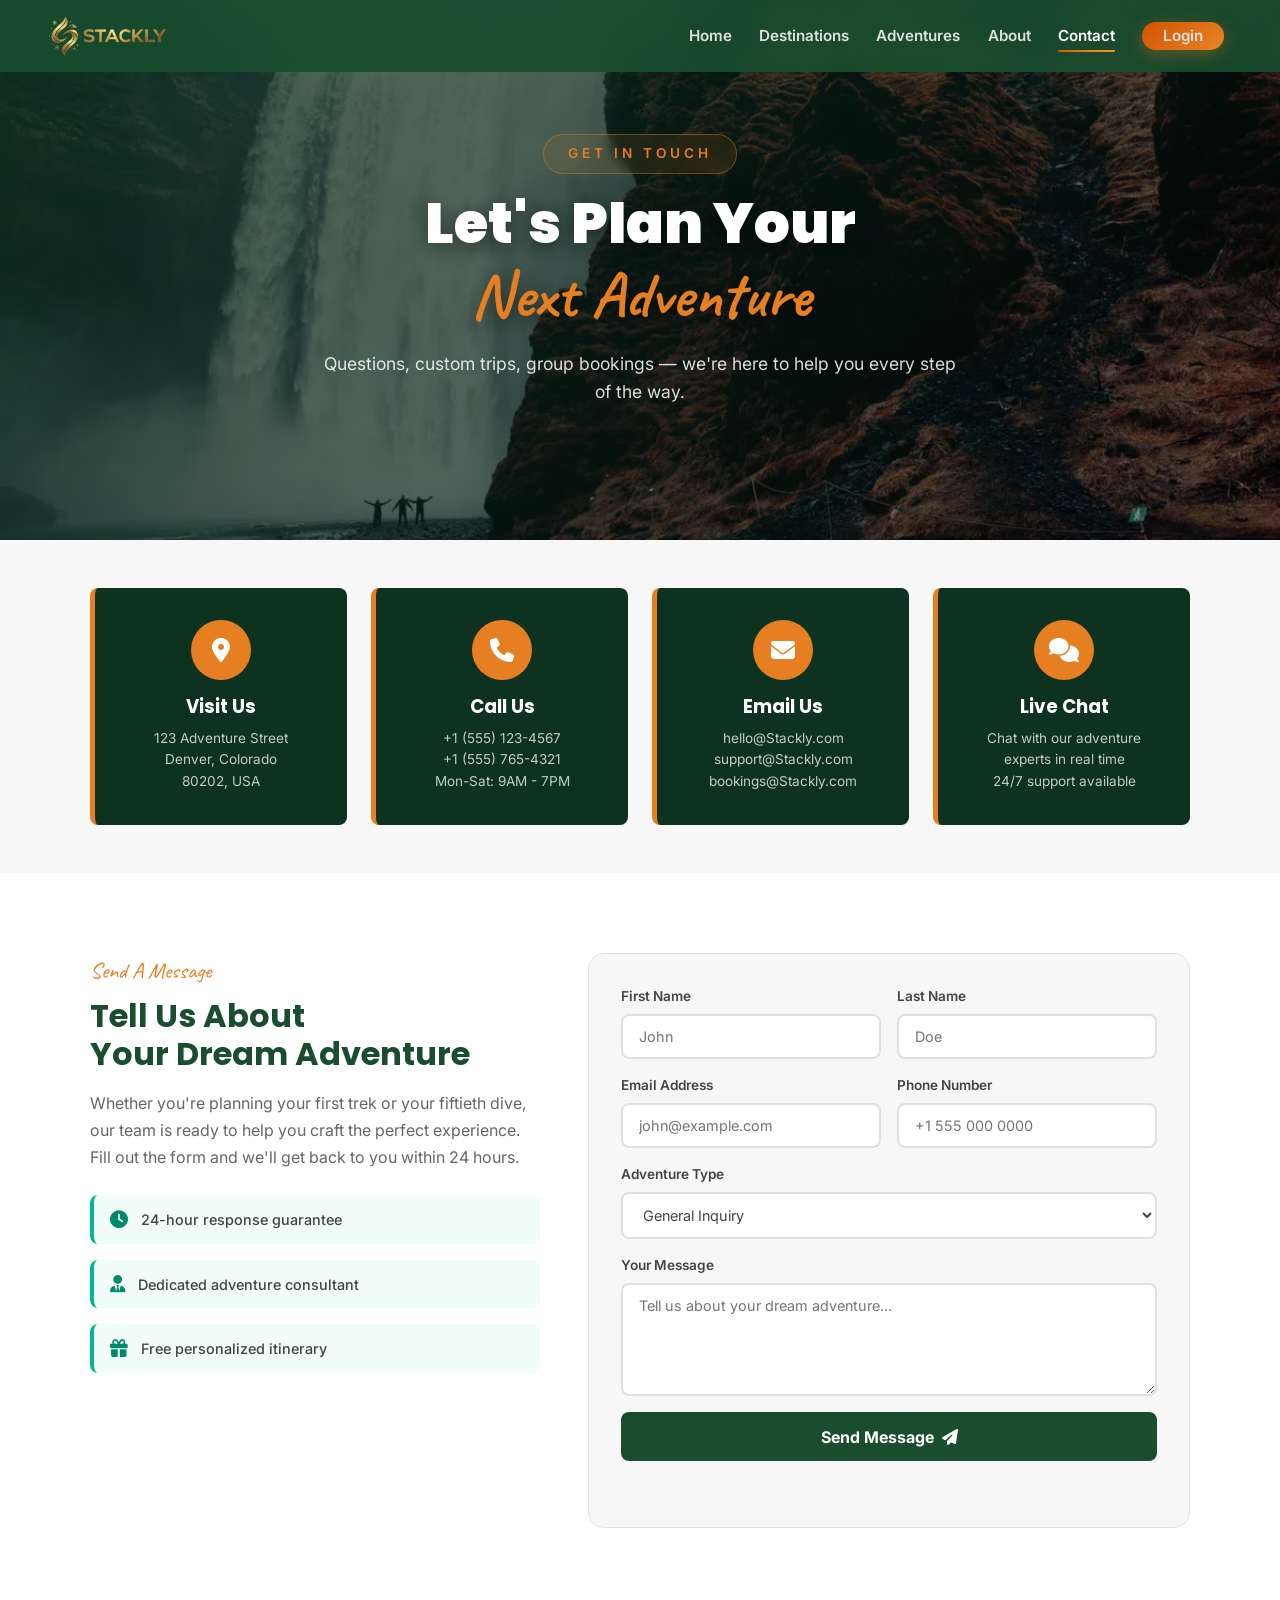
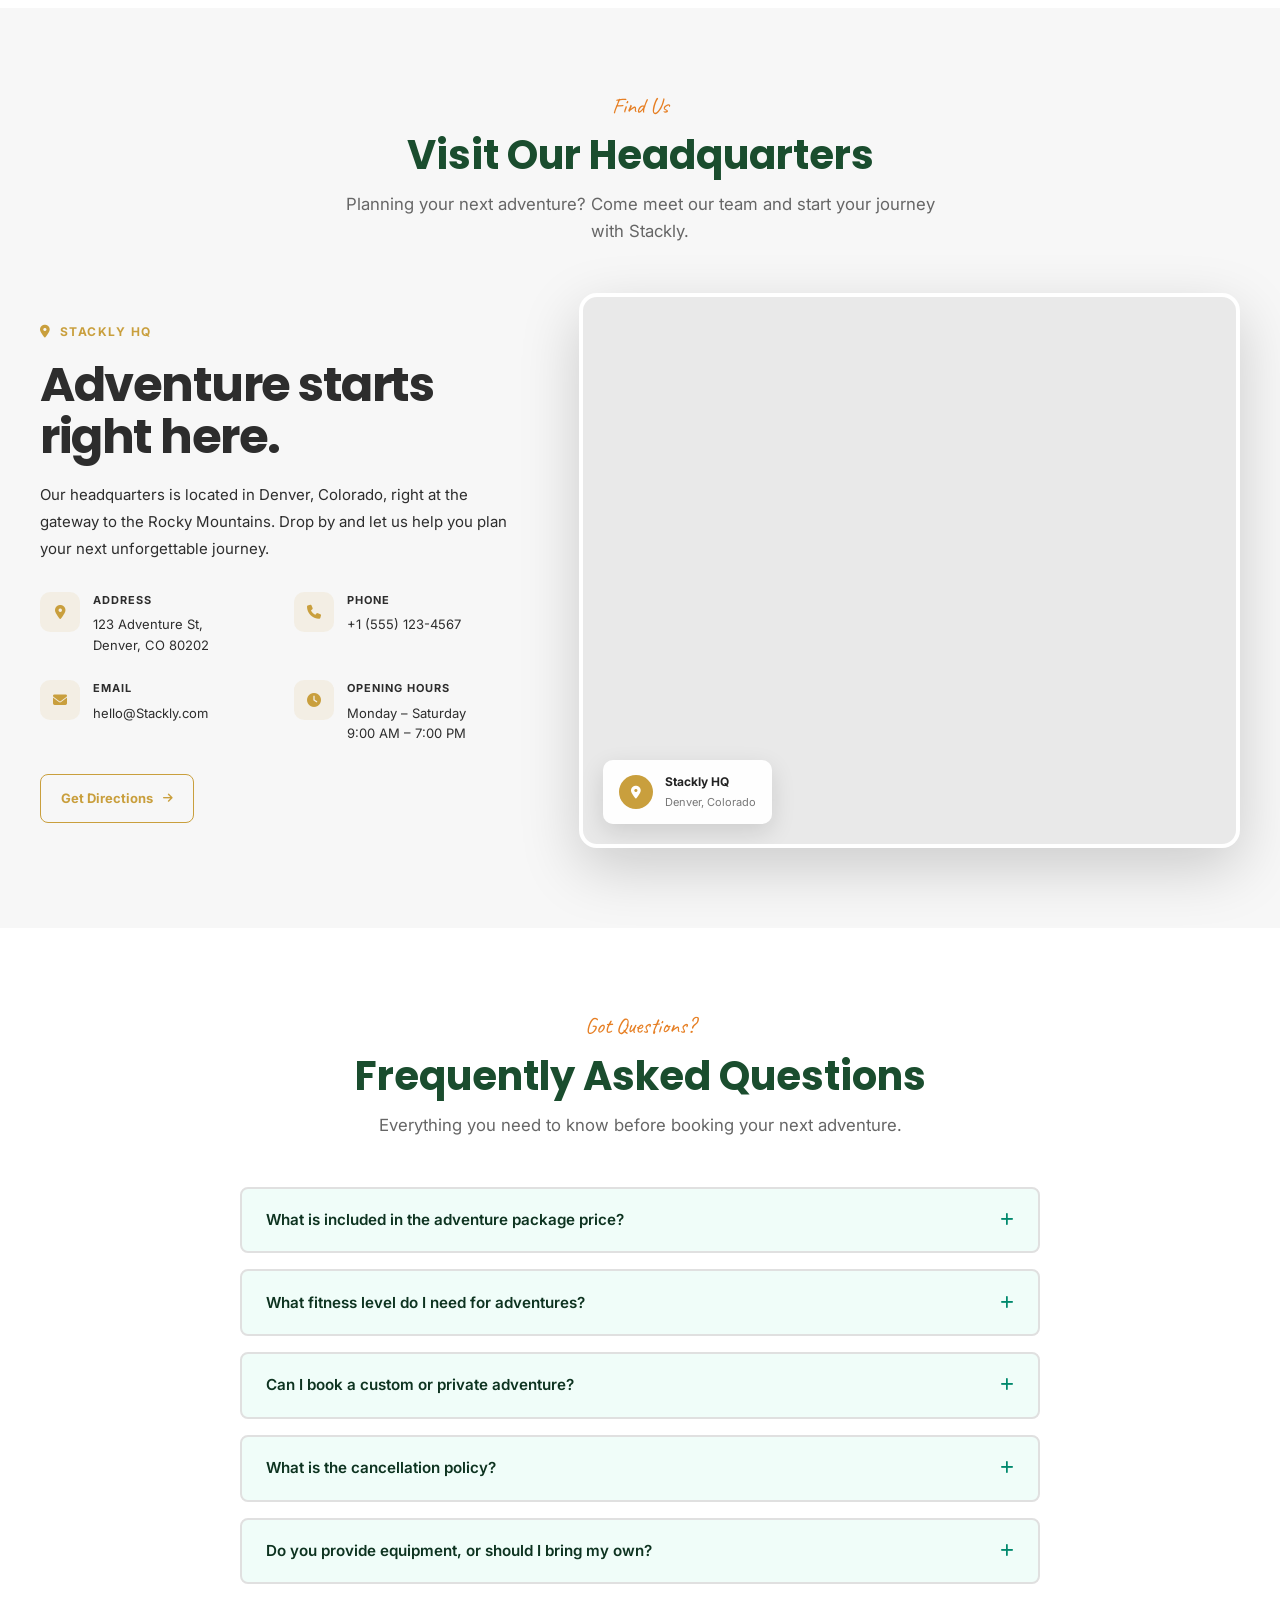
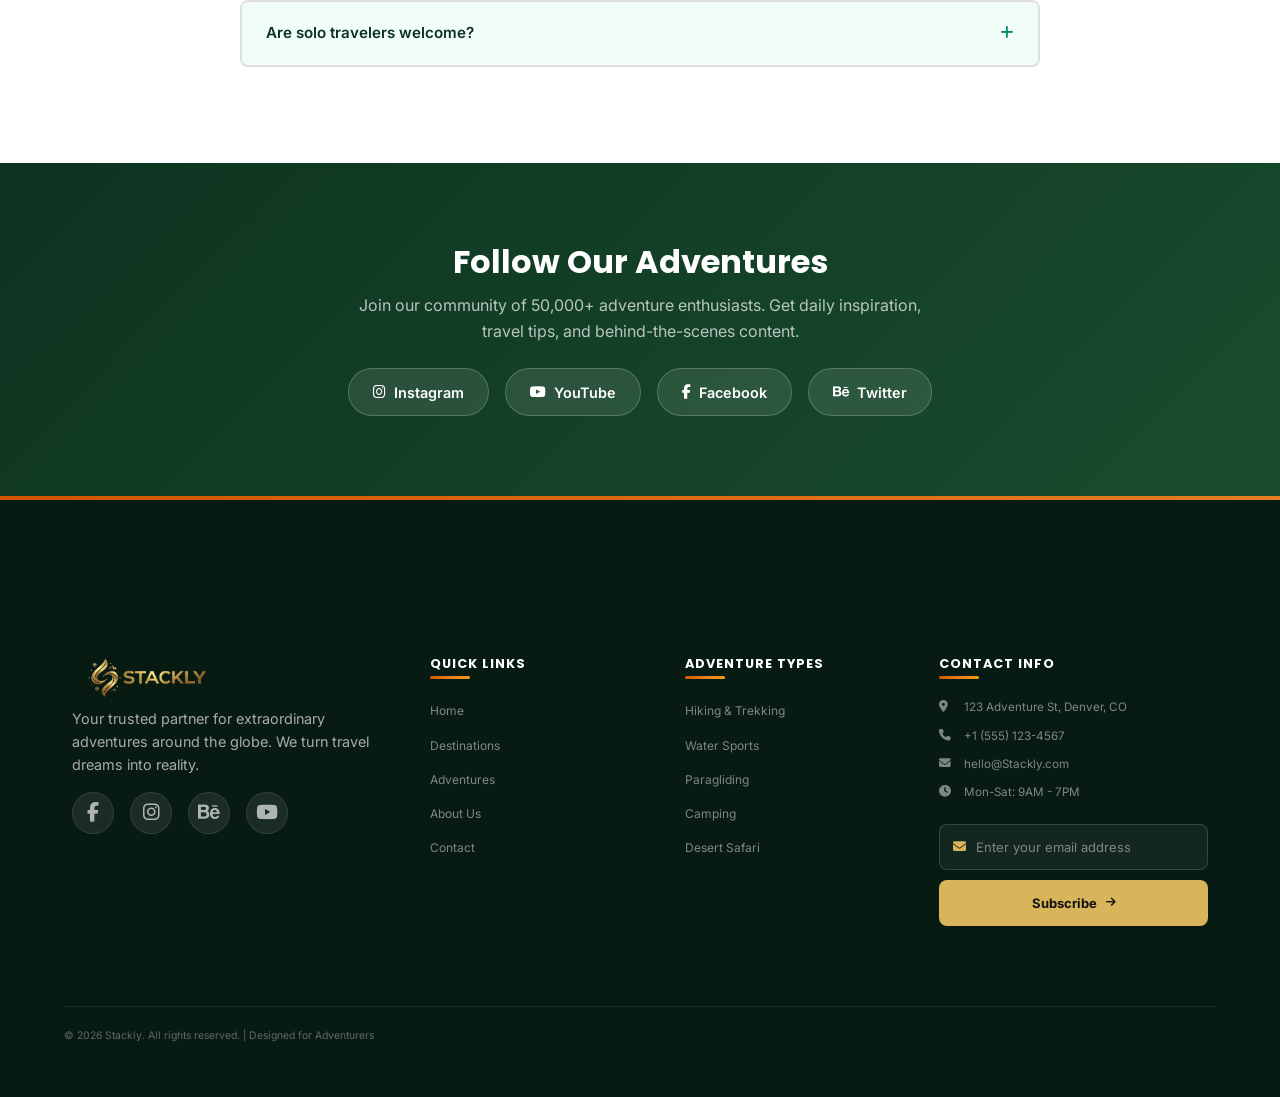
<file: contact.html>
<!DOCTYPE html>
<html lang="en">
<head>
  <meta charset="UTF-8">
  <meta name="viewport" content="width=device-width, initial-scale=1.0">
  <title>Contact Us | Stackly</title>
  <link rel="stylesheet" href="css/theme.css">
  <link rel="stylesheet" href="css/contact.css">
  <link href="https://fonts.googleapis.com/css2?family=Inter:wght@400;500;600;700&family=Poppins:wght@500;600;700;800;900&family=Caveat:wght@600;700&display=swap" rel="stylesheet">
  <link rel="stylesheet" href="https://cdnjs.cloudflare.com/ajax/libs/font-awesome/6.4.0/css/all.min.css">
</head>
<body>

  <!-- Navbar -->
  <nav class="navbar" id="navbar">
    <a href="index.html" class="navbar-logo">
      <img src="images/logo.webp" alt="Stackly Logo">
    </a>
    
    <ul class="navbar-links">
      <li><a href="index.html">Home</a></li>
      <li><a href="destinations.html">Destinations</a></li>
      <li><a href="adventures.html">Adventures</a></li>
      <li><a href="about.html">About</a></li>
      <li><a href="contact.html" class="active">Contact</a></li>
      <li><a href="login.html" class="navbar-login-btn">Login</a></li>
    </ul>
    <div class="hamburger" id="hamburger">
      <span></span><span></span><span></span>
    </div>
  </nav>
  <div class="mobile-menu" id="mobileMenu">

    <button class="mobile-menu-close" id="mobileMenuClose" aria-label="Close menu">
      <i class="fas fa-xmark"></i>
    </button>

    <a href="index.html">Home</a>
    <a href="destinations.html">Destinations</a>
    <a href="adventures.html">Adventures</a>
    <a href="about.html">About</a>
    <a href="contact.html" class="active">Contact</a>
    <a href="login.html" class="mobile-login-btn">Login</a>
  </div>
  <div class="overlay" id="overlay"></div>

  <!-- Section 1: Hero -->
  <section class="contact-hero">
    <div class="contact-hero-bg">
      <img src="images/img21.webp" alt="Hikers">
    </div>
    <div class="contact-hero-overlay"></div>
    <div class="contact-hero-content">
      <span class="contact-tagline reveal">GET IN TOUCH</span>
      <h1 class="reveal" style="transition-delay:0.1s">Let's Plan Your<br><span class="contact-accent">Next Adventure</span></h1>
      <p class="reveal" style="transition-delay:0.2s">Questions, custom trips, group bookings — we're here to help you every step of the way.</p>
    </div>
  </section>

  <!-- Section 2: Contact Cards -->
  <section class="contact-cards-section">
    <div class="contact-cards-grid">
      <div class="contact-info-card reveal" style="transition-delay:0s">
        <div class="info-icon"><i class="fas fa-map-marker-alt"></i></div>
        <h3>Visit Us</h3>
        <p>123 Adventure Street<br>Denver, Colorado<br>80202, USA</p>
      </div>
      <div class="contact-info-card reveal" style="transition-delay:0.1s">
        <div class="info-icon"><i class="fas fa-phone"></i></div>
        <h3>Call Us</h3>
        <p>+1 (555) 123-4567<br>+1 (555) 765-4321<br>Mon-Sat: 9AM - 7PM</p>
      </div>
      <div class="contact-info-card reveal" style="transition-delay:0.2s">
        <div class="info-icon"><i class="fas fa-envelope"></i></div>
        <h3>Email Us</h3>
        <p>hello@Stackly.com<br>support@Stackly.com<br>bookings@Stackly.com</p>
      </div>
      <div class="contact-info-card reveal" style="transition-delay:0.3s">
        <div class="info-icon"><i class="fas fa-comments"></i></div>
        <h3>Live Chat</h3>
        <p>Chat with our adventure<br>experts in real time<br>24/7 support available</p>
      </div>
    </div>
  </section>

  <!-- Section 3: Contact Form -->
  <section class="contact-form-section">
    <div class="form-wrapper">
      <div class="form-info reveal-left">
        <span class="section-eyebrow">Send A Message</span>
        <h2>Tell Us About<br>Your Dream Adventure</h2>
        <p>Whether you're planning your first trek or your fiftieth dive, our team is ready to help you craft the perfect experience. Fill out the form and we'll get back to you within 24 hours.</p>
        <div class="form-info-features">
          <div class="form-info-feature">
            <i class="fas fa-clock"></i>
            <span>24-hour response guarantee</span>
          </div>
          <div class="form-info-feature">
            <i class="fas fa-user-tie"></i>
            <span>Dedicated adventure consultant</span>
          </div>
          <div class="form-info-feature">
            <i class="fas fa-gift"></i>
            <span>Free personalized itinerary</span>
          </div>
        </div>
      </div>
      <div class="form-container reveal-right">
        <form id="contactForm">
          <div class="form-row">
            <div class="form-group">
              <label>First Name</label>
              <input type="text" placeholder="John" oninput="this.value=this.value.replace(/[^a-zA-Z\s]/g,'')"  required>
            </div>
            <div class="form-group">
              <label>Last Name</label>
              <input type="text" placeholder="Doe" oninput="this.value=this.value.replace(/[^a-zA-Z\s]/g,'')"  required>
            </div>
          </div>
          <div class="form-row">
            <div class="form-group">
              <label>Email Address</label>
              <input type="email" placeholder="john@example.com" required>
            </div>
            <div class="form-group">
              <label>Phone Number</label>
              <input type="tel" placeholder="+1 555 000 0000" oninput="this.value=this.value.replace(/[^0-9]/g,'')" >
            </div>
          </div>
          <div class="form-group">
            <label>Adventure Type</label>
            <select>
              <option>General Inquiry</option>
              <option>Hiking & Trekking</option>
              <option>Water Sports & Diving</option>
              <option>Paragliding & Skydiving</option>
              <option>Desert Safari</option>
              <option>Camping & Wildlife</option>
              <option>Custom Trip</option>
            </select>
          </div>
          <div class="form-group">
            <label>Your Message</label>
            <textarea rows="5" placeholder="Tell us about your dream adventure..." required></textarea>
          </div>
          <button type="submit" class="form-submit-btn" id="contactSubmitBtn">
            Send Message <i class="fas fa-paper-plane"></i>
          </button>
          <p class="form-success-msg" id="contactSuccess"></p>
        </form>
      </div>
    </div>
  </section>

<!-- Section 4: Find Us / Map Section -->
<section class="map-section">

  <div class="section-header reveal">
    <span class="section-eyebrow">Find Us</span>
    <h2 class="section-title">Visit Our Headquarters</h2>
    <p class="section-subtitle">
      Planning your next adventure? Come meet our team and start your journey with Stackly.
    </p>
  </div>

  <div class="location-wrapper">

    <!-- Location Details -->
    <div class="location-details reveal-left">

      <span class="location-tag">
        <i class="fas fa-location-dot"></i>
        Stackly HQ
      </span>

      <h3>Adventure starts<br>right here.</h3>

      <p class="location-description">
        Our headquarters is located in Denver, Colorado,
        right at the gateway to the Rocky Mountains.
        Drop by and let us help you plan your next unforgettable journey.
      </p>

      <div class="location-info">

        <div class="location-item">
          <div class="location-icon">
            <i class="fas fa-location-dot"></i>
          </div>

          <div>
            <span>Address</span>
            <p>123 Adventure St,<br>Denver, CO 80202</p>
          </div>
        </div>

        <div class="location-item">
          <div class="location-icon">
            <i class="fas fa-phone"></i>
          </div>

          <div>
            <span>Phone</span>
            <p>+1 (555) 123-4567</p>
          </div>
        </div>

        <div class="location-item">
          <div class="location-icon">
            <i class="fas fa-envelope"></i>
          </div>

          <div>
            <span>Email</span>
            <p>hello@Stackly.com</p>
          </div>
        </div>

        <div class="location-item">
          <div class="location-icon">
            <i class="fas fa-clock"></i>
          </div>

          <div>
            <span>Opening Hours</span>
            <p>Monday – Saturday<br>9:00 AM – 7:00 PM</p>
          </div>
        </div>

      </div>

      <a href="contact.html" class="location-btn">
        Get Directions
        <i class="fas fa-arrow-right"></i>
      </a>

    </div>


    <!-- Map -->
    <div class="map-container reveal-zoom">

      <iframe
        src="https://www.openstreetmap.org/export/embed.html?bbox=-105.03%2C39.73%2C-104.98%2C39.76&layer=mapnik"
        width="100%"
        height="500"
        loading="lazy"
        title="Stackly Headquarters Map">
      </iframe>

      <div class="map-badge">
        <i class="fas fa-location-dot"></i>

        <div>
          <strong>Stackly HQ</strong>
          <span>Denver, Colorado</span>
        </div>
      </div>

    </div>

  </div>

</section>

  <!-- Section 5: FAQ -->
  <section class="faq-section">
    <div class="section-header reveal">
      <span class="section-eyebrow">Got Questions?</span>
      <h2 class="section-title">Frequently Asked Questions</h2>
      <p class="section-subtitle">Everything you need to know before booking your next adventure.</p>
    </div>
    <div class="faq-list">
      <div class="faq-item" style="transition-delay:0s">
        <div class="faq-question" onclick="toggleFaq(this)">
          <span>What is included in the adventure package price?</span>
          <i class="fas fa-plus"></i>
        </div>
        <div class="faq-answer">
          <p>All packages include certified guides, safety equipment, accommodation, meals as specified, transport during the trip, and comprehensive travel insurance. Optional add-ons like photography services are available.</p>
        </div>
      </div>
      <div class="faq-item" style="transition-delay:0.1s">
        <div class="faq-question" onclick="toggleFaq(this)">
          <span>What fitness level do I need for adventures?</span>
          <i class="fas fa-plus"></i>
        </div>
        <div class="faq-answer">
          <p>We offer adventures for every fitness level. Each trip is rated Easy, Moderate, or Hard. Check the difficulty guide on our Adventures page, or contact us for a personalized recommendation.</p>
        </div>
      </div>
      <div class="faq-item" style="transition-delay:0.2s">
        <div class="faq-question" onclick="toggleFaq(this)">
          <span>Can I book a custom or private adventure?</span>
          <i class="fas fa-plus"></i>
        </div>
        <div class="faq-answer">
          <p>Absolutely! We specialize in custom itineraries for individuals, families, and corporate groups. Contact us with your preferences and we'll design a unique adventure just for you.</p>
        </div>
      </div>
      <div class="faq-item" style="transition-delay:0.3s">
        <div class="faq-question" onclick="toggleFaq(this)">
          <span>What is the cancellation policy?</span>
          <i class="fas fa-plus"></i>
        </div>
        <div class="faq-answer">
          <p>Free cancellation up to 30 days before departure. 50% refund for cancellations 15-30 days before. No refund within 14 days, but you can reschedule to another date at no charge.</p>
        </div>
      </div>
      <div class="faq-item" style="transition-delay:0.4s">
        <div class="faq-question" onclick="toggleFaq(this)">
          <span>Do you provide equipment, or should I bring my own?</span>
          <i class="fas fa-plus"></i>
        </div>
        <div class="faq-answer">
          <p>All specialized safety equipment is provided. For personal items like hiking boots, backpacks, and clothing, we'll send you a detailed packing list after booking. Rentals are available for most gear.</p>
        </div>
      </div>
      <div class="faq-item" style="transition-delay:0.5s">
        <div class="faq-question" onclick="toggleFaq(this)">
          <span>Are solo travelers welcome?</span>
          <i class="fas fa-plus"></i>
        </div>
        <div class="faq-answer">
          <p>Of course! Many of our travelers come solo. You can join a group trip to meet fellow adventurers, or book a private guided experience. We also offer solo traveler discounts on select trips.</p>
        </div>
      </div>
    </div>
  </section>

  <!-- Section 6: Social CTA -->
  <section class="social-cta">
    <div class="social-cta-content reveal">
      <h2>Follow Our Adventures</h2>
      <p>Join our community of 50,000+ adventure enthusiasts. Get daily inspiration, travel tips, and behind-the-scenes content.</p>
      <div class="social-cta-links">
        <a href="#"><i class="fab fa-instagram"></i> Instagram</a>
        <a href="#"><i class="fab fa-youtube"></i> YouTube</a>
        <a href="#"><i class="fab fa-facebook-f"></i> Facebook</a>
        <a href="#"><i class="fa-brands fa-behance"></i> Twitter</a>
      </div>
    </div>
  </section>

  <!-- Footer -->
  <footer class="footer">
    <div class="footer-container">
      <div class="footer-col">

        <a href="index.html" class="navbar-logo">
          <img src="images/logo.webp" alt="Stackly Logo">
        </a>

        <p>Your trusted partner for extraordinary adventures around the globe. We turn travel dreams into reality.</p>
        <div class="social-links">
          <a href="error.html"><i class="fab fa-facebook-f"></i></a>
          <a href="error.html"><i class="fab fa-instagram"></i></a>
          <a href="error.html"><i class="fa-brands fa-behance"></i></a>
          <a href="error.html"><i class="fab fa-youtube"></i></a>
        </div>
      </div>
      <div class="footer-col">
        <h4>Quick Links</h4>
        <ul>
          <li><a href="index.html">Home</a></li>
          <li><a href="destinations.html">Destinations</a></li>
          <li><a href="adventures.html">Adventures</a></li>
          <li><a href="about.html">About Us</a></li>
          <li><a href="contact.html">Contact</a></li>
        </ul>
      </div>
      <div class="footer-col">
        <h4>Adventure Types</h4>
        <ul>
          <li><a href="adventures.html">Hiking & Trekking</a></li>
          <li><a href="adventures.html">Water Sports</a></li>
          <li><a href="adventures.html">Paragliding</a></li>
          <li><a href="adventures.html">Camping</a></li>
          <li><a href="adventures.html">Desert Safari</a></li>
        </ul>
      </div>
      <div class="footer-col footer-contact">
        <h4>Contact Info</h4>
        <p><i class="fas fa-map-marker-alt"></i> 123 Adventure St, Denver, CO</p>
        <p><i class="fas fa-phone"></i> +1 (555) 123-4567</p>
        <p><i class="fas fa-envelope"></i> hello@Stackly.com</p>
        <p><i class="fas fa-clock"></i> Mon-Sat: 9AM - 7PM</p>

        <form class="newsletter-form">

        <div class="newsletter-input">
          <i class="fas fa-envelope"></i>
          <input
            type="email"
            placeholder="Enter your email address"
            required
          >
        </div>

        <button type="submit">
          Subscribe
          <i class="fas fa-arrow-right"></i>
        </button>

      </form>
      </div>
    </div>
    <div class="footer-bottom">
      <p>&copy; 2026 Stackly. All rights reserved. | Designed for Adventurers</p>
    </div>
  </footer>

  <script src="js/theme.js"></script>
  <script src="js/contact.js"></script>
</body>
</html>
</file>
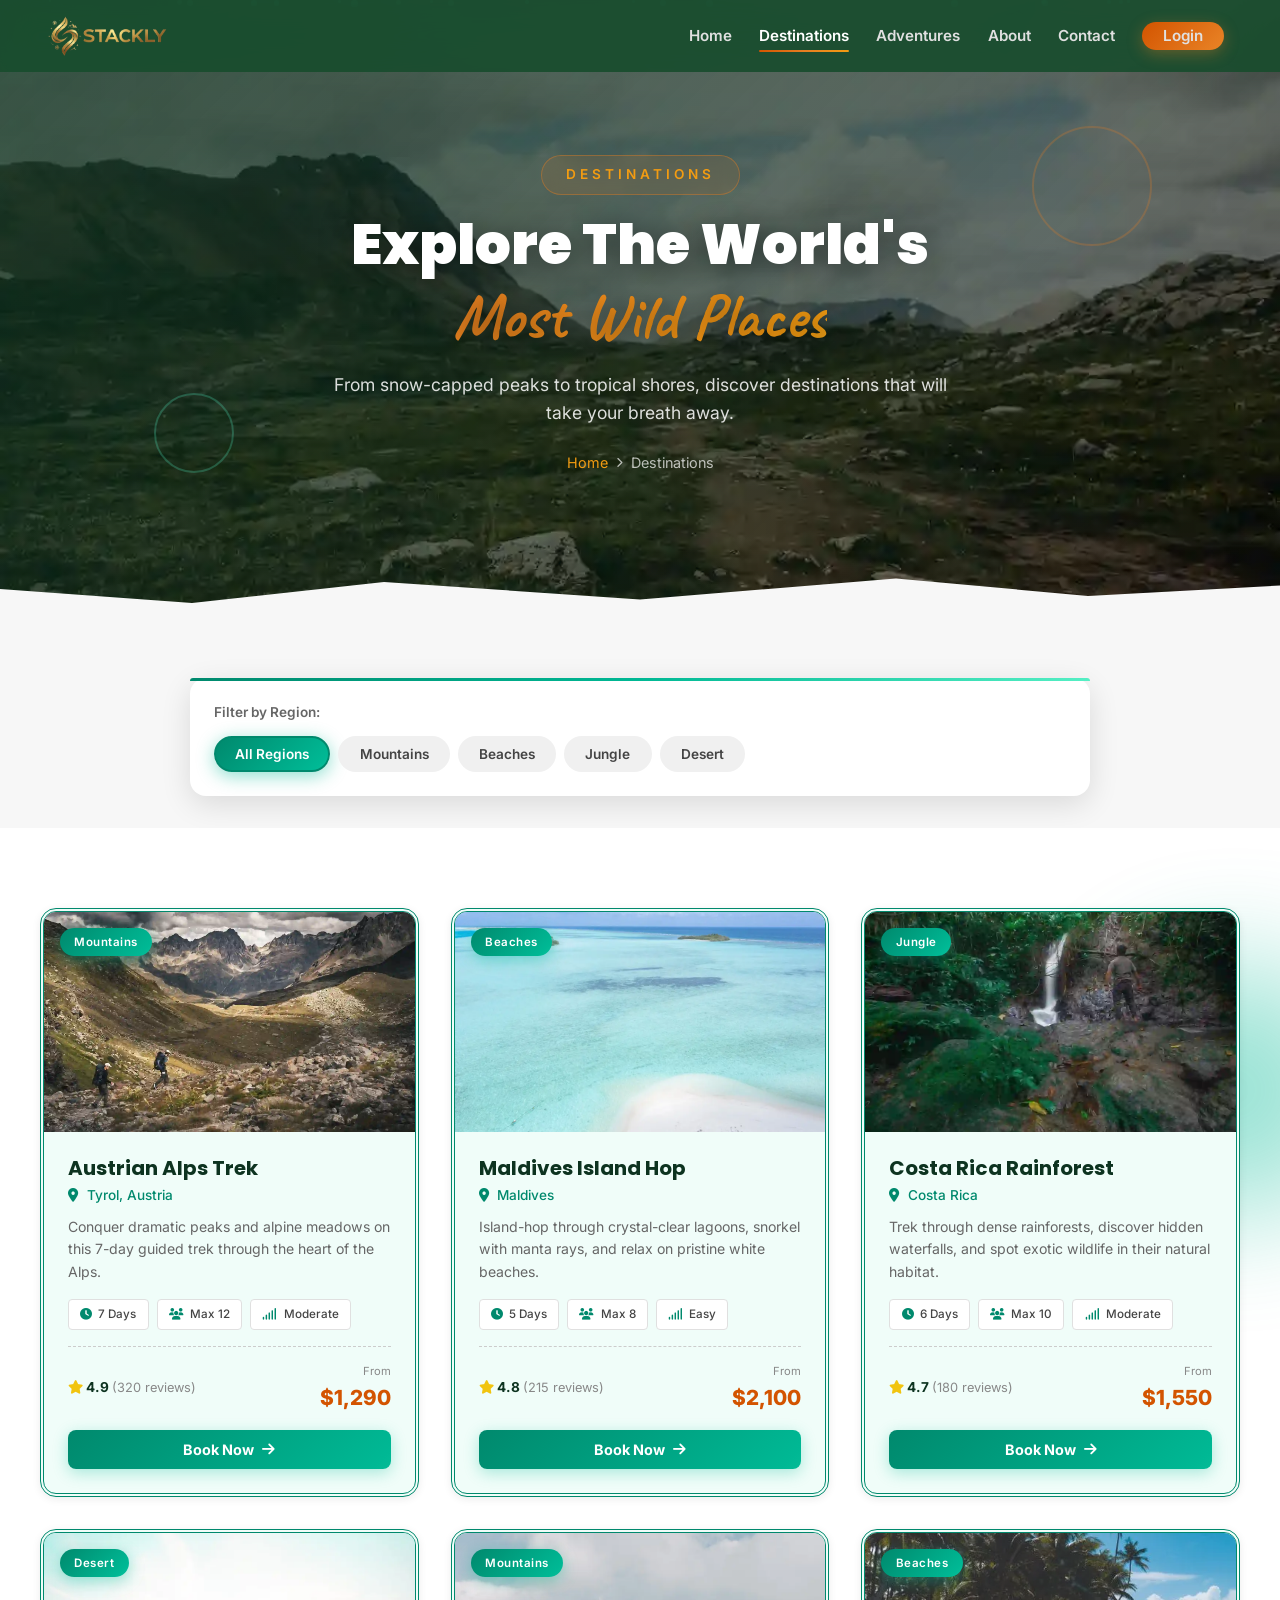
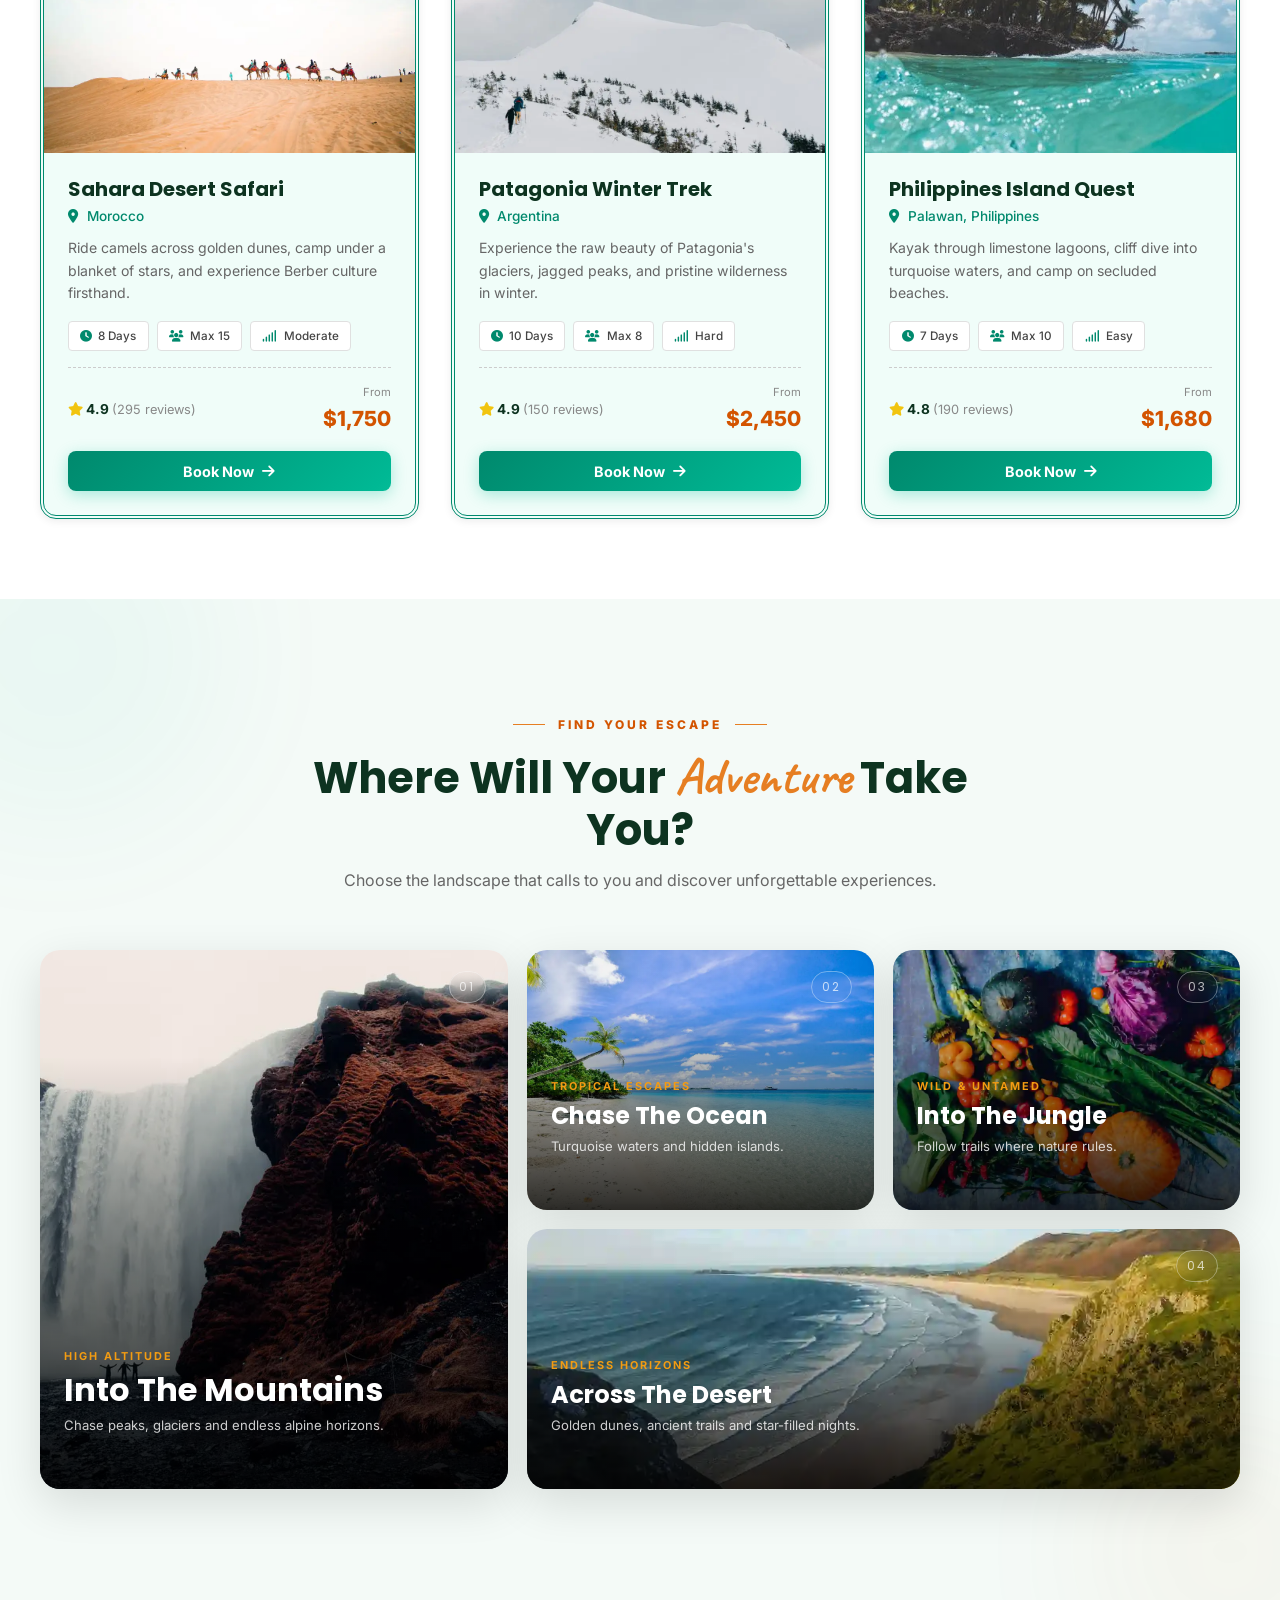
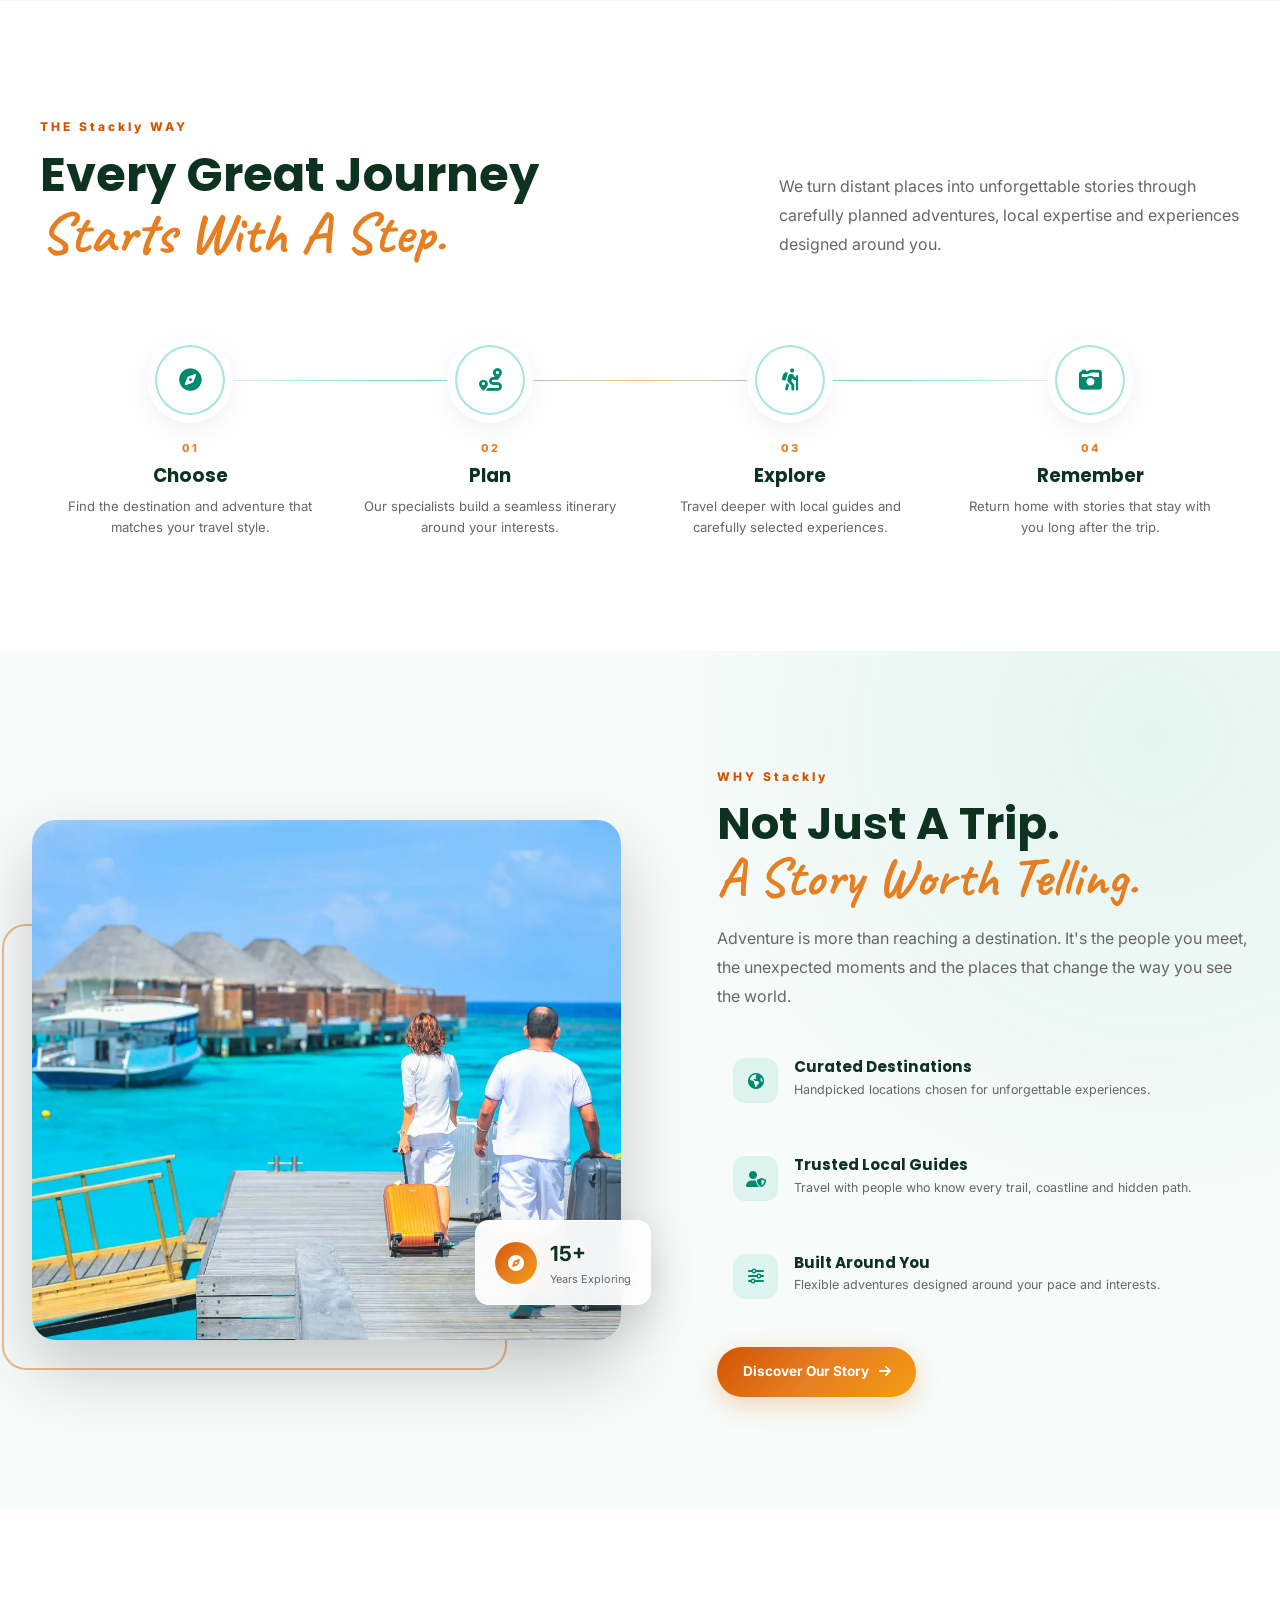
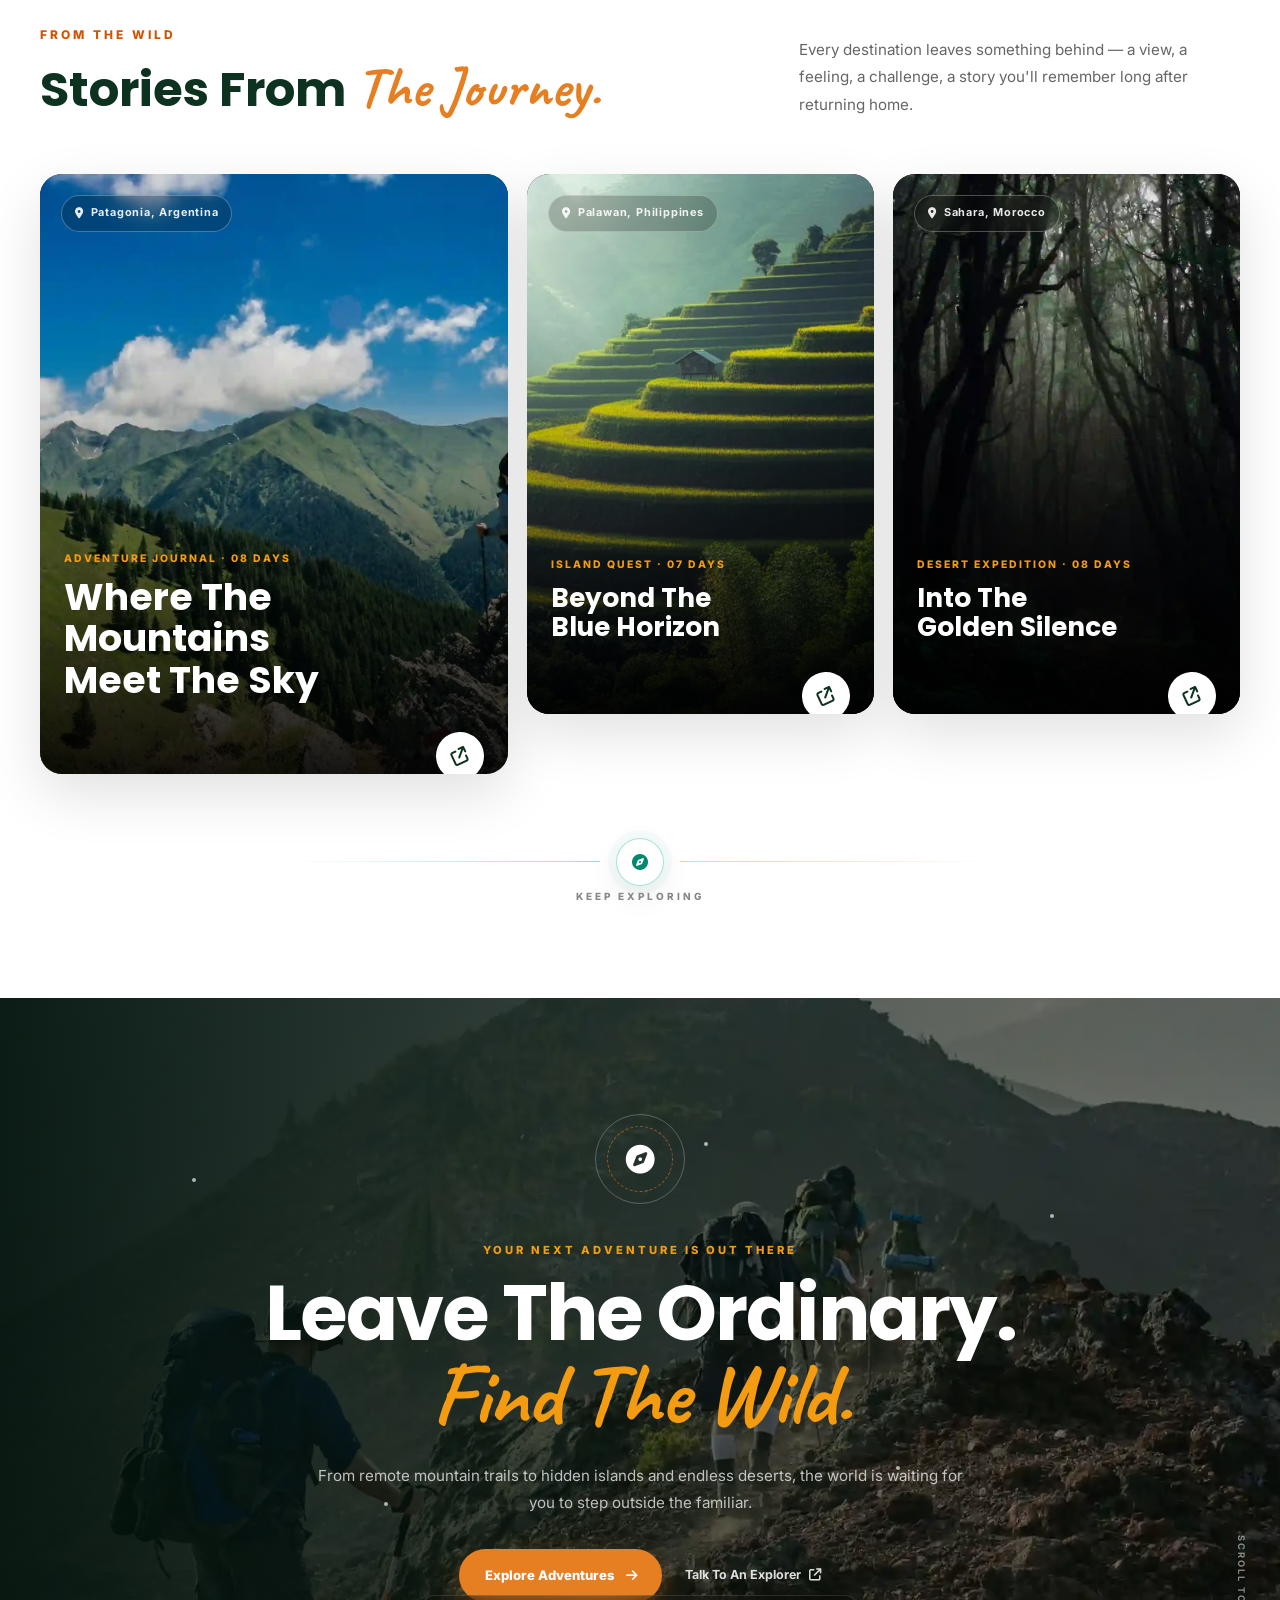
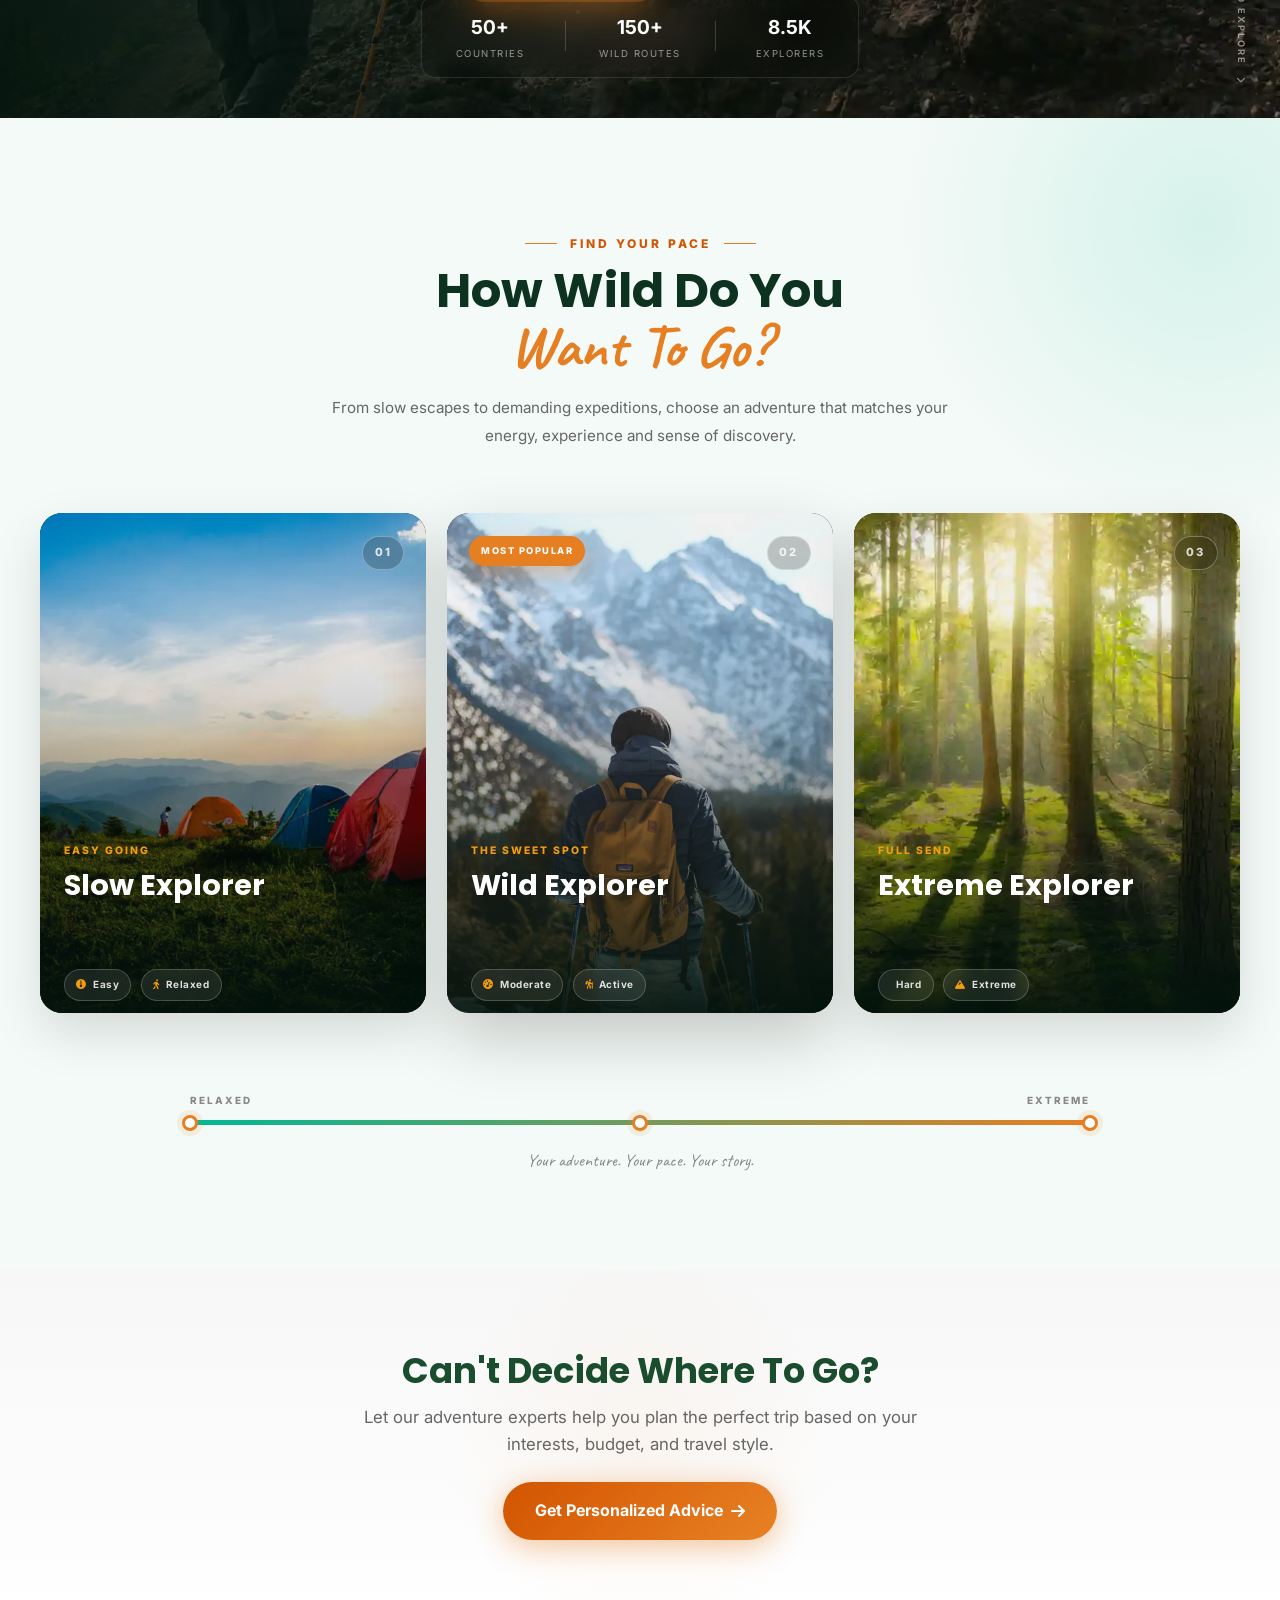
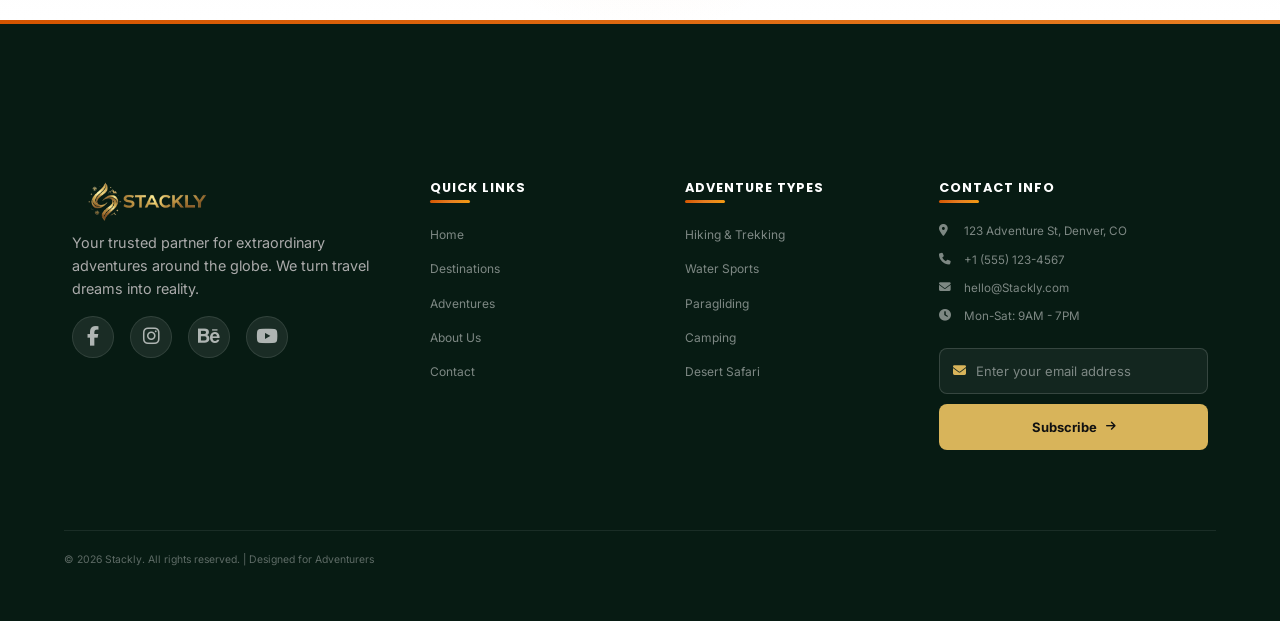
<file: destinations.html>
<!DOCTYPE html>
<html lang="en">
<head>
  <meta charset="UTF-8">
  <meta name="viewport" content="width=device-width, initial-scale=1.0">
  <title>Destinations | Stackly</title>
  <link rel="stylesheet" href="css/theme.css">
  <link rel="stylesheet" href="css/destinations.css">
  <link href="https://fonts.googleapis.com/css2?family=Inter:wght@400;500;600;700&family=Poppins:wght@500;600;700;800;900&family=Caveat:wght@600;700&display=swap" rel="stylesheet">
  <link rel="stylesheet" href="https://cdnjs.cloudflare.com/ajax/libs/font-awesome/6.4.0/css/all.min.css">
</head>
<body>

  <!-- Navbar -->
  <nav class="navbar" id="navbar">
    <a href="index.html" class="navbar-logo">
      <img src="images/logo.webp" alt="Stackly Logo">
    </a>
    
    <ul class="navbar-links">
      <li><a href="index.html">Home</a></li>
      <li><a href="destinations.html" class="active">Destinations</a></li>
      <li><a href="adventures.html">Adventures</a></li>
      <li><a href="about.html">About</a></li>
      <li><a href="contact.html">Contact</a></li>
      <li><a href="login.html" class="navbar-login-btn btn-shine">Login</a></li>
    </ul>
    <div class="hamburger" id="hamburger">
      <span></span><span></span><span></span>
    </div>
  </nav>
  <div class="mobile-menu" id="mobileMenu">

    <button class="mobile-menu-close" id="mobileMenuClose" aria-label="Close menu">
      <i class="fas fa-xmark"></i>
    </button>

    <a href="index.html">Home</a>
    <a href="destinations.html" class="active">Destinations</a>
    <a href="adventures.html">Adventures</a>
    <a href="about.html">About</a>
    <a href="contact.html">Contact</a>
    <a href="login.html" class="mobile-login-btn">Login</a>
  </div>
  <div class="overlay" id="overlay"></div>

  <!-- Section 1: Page Header -->
  <section class="page-header">
    <div class="page-header-particles" id="headerParticles"></div>
    <div class="page-header-bg" data-parallax="0.3">
      <img src="images/img18.webp" alt="Jasper National Park">
    </div>
    <div class="page-header-overlay"></div>
    <!-- Decorative floating shapes -->
    <div class="page-header-decor">
      <div class="phd-shape phd-1"></div>
      <div class="phd-shape phd-2"></div>
    </div>
    <div class="page-header-content">
      <span class="page-tagline reveal">DESTINATIONS</span>
      <h1 class="reveal" style="transition-delay:0.1s">Explore The World's<br><span class="header-accent gradient-text">Most Wild Places</span></h1>
      <p class="reveal" style="transition-delay:0.2s">From snow-capped peaks to tropical shores, discover destinations that will take your breath away.</p>
      <div class="breadcrumb reveal" style="transition-delay:0.3s">
        <a href="index.html">Home</a> <i class="fas fa-chevron-right"></i> <span>Destinations</span>
      </div>
    </div>
  </section>

  <!-- Section 2: Filter Bar -->
  <section class="filter-section">
    <div class="filter-container reveal-zoom">
      <div class="filter-group">
        <label>Filter by Region:</label>
        <div class="filter-pills">
          <button class="filter-pill active ripple-effect" data-filter="all">All Regions</button>
          <button class="filter-pill ripple-effect" data-filter="mountains">Mountains</button>
          <button class="filter-pill ripple-effect" data-filter="beaches">Beaches</button>
          <button class="filter-pill ripple-effect" data-filter="jungle">Jungle</button>
          <button class="filter-pill ripple-effect" data-filter="desert">Desert</button>
        </div>
      </div>
    </div>
  </section>

  <!-- Section 3: Destination Cards -->
  <section class="destinations-list">
    <div class="decor-orb" style="width:250px;height:250px;background:var(--accent);top:10%;right:-80px;"></div>
    <div class="dest-cards-grid">
      <!-- Card 1 -->
      <div class="dest-list-card reveal" data-region="mountains" style="transition-delay:0s">
        <div class="card-img-wrap">
          <img src="images/img6.webp" alt="Austrian Alps">
          <span class="card-tag">Mountains</span>
        </div>
        <div class="card-body">
          <h3>Austrian Alps Trek</h3>
          <p class="card-location"><i class="fas fa-map-marker-alt"></i> Tyrol, Austria</p>
          <p class="card-desc">Conquer dramatic peaks and alpine meadows on this 7-day guided trek through the heart of the Alps.</p>
          <div class="card-features">
            <span><i class="fas fa-clock"></i> 7 Days</span>
            <span><i class="fas fa-users"></i> Max 12</span>
            <span><i class="fas fa-signal"></i> Moderate</span>
          </div>
          <div class="card-footer">
            <div class="card-rating">
              <i class="fas fa-star"></i> 4.9 <span>(320 reviews)</span>
            </div>
            <div class="card-price-wrap">
              <span class="price-from">From</span>
              <span class="price-amount">$1,290</span>
            </div>
          </div>
          <button class="card-book-btn btn-shine ripple-effect" onclick="location.href='error.html'">Book Now <i class="fas fa-arrow-right"></i></button>
        </div>
      </div>

      <!-- Card 2 -->
      <div class="dest-list-card reveal" data-region="beaches" style="transition-delay:0.1s">
        <div class="card-img-wrap">
          <img src="images/img7.webp" alt="Maldives">
          <span class="card-tag">Beaches</span>
        </div>
        <div class="card-body">
          <h3>Maldives Island Hop</h3>
          <p class="card-location"><i class="fas fa-map-marker-alt"></i> Maldives</p>
          <p class="card-desc">Island-hop through crystal-clear lagoons, snorkel with manta rays, and relax on pristine white beaches.</p>
          <div class="card-features">
            <span><i class="fas fa-clock"></i> 5 Days</span>
            <span><i class="fas fa-users"></i> Max 8</span>
            <span><i class="fas fa-signal"></i> Easy</span>
          </div>
          <div class="card-footer">
            <div class="card-rating">
              <i class="fas fa-star"></i> 4.8 <span>(215 reviews)</span>
            </div>
            <div class="card-price-wrap">
              <span class="price-from">From</span>
              <span class="price-amount">$2,100</span>
            </div>
          </div>
          <button class="card-book-btn btn-shine ripple-effect" onclick="location.href='error.html'">Book Now <i class="fas fa-arrow-right"></i></button>
        </div>
      </div>

      <!-- Card 3 -->
      <div class="dest-list-card reveal" data-region="jungle" style="transition-delay:0.2s">
        <div class="card-img-wrap">
          <img src="images/img8.webp" alt="Costa Rica Jungle">
          <span class="card-tag">Jungle</span>
        </div>
        <div class="card-body">
          <h3>Costa Rica Rainforest</h3>
          <p class="card-location"><i class="fas fa-map-marker-alt"></i> Costa Rica</p>
          <p class="card-desc">Trek through dense rainforests, discover hidden waterfalls, and spot exotic wildlife in their natural habitat.</p>
          <div class="card-features">
            <span><i class="fas fa-clock"></i> 6 Days</span>
            <span><i class="fas fa-users"></i> Max 10</span>
            <span><i class="fas fa-signal"></i> Moderate</span>
          </div>
          <div class="card-footer">
            <div class="card-rating">
              <i class="fas fa-star"></i> 4.7 <span>(180 reviews)</span>
            </div>
            <div class="card-price-wrap">
              <span class="price-from">From</span>
              <span class="price-amount">$1,550</span>
            </div>
          </div>
          <button class="card-book-btn btn-shine ripple-effect" onclick="location.href='error.html'">Book Now <i class="fas fa-arrow-right"></i></button>
        </div>
      </div>

      <!-- Card 4 -->
      <div class="dest-list-card reveal" data-region="desert" style="transition-delay:0s">
        <div class="card-img-wrap">
          <img src="images/img9.webp" alt="Morocco Desert">
          <span class="card-tag">Desert</span>
        </div>
        <div class="card-body">
          <h3>Sahara Desert Safari</h3>
          <p class="card-location"><i class="fas fa-map-marker-alt"></i> Morocco</p>
          <p class="card-desc">Ride camels across golden dunes, camp under a blanket of stars, and experience Berber culture firsthand.</p>
          <div class="card-features">
            <span><i class="fas fa-clock"></i> 8 Days</span>
            <span><i class="fas fa-users"></i> Max 15</span>
            <span><i class="fas fa-signal"></i> Moderate</span>
          </div>
          <div class="card-footer">
            <div class="card-rating">
              <i class="fas fa-star"></i> 4.9 <span>(295 reviews)</span>
            </div>
            <div class="card-price-wrap">
              <span class="price-from">From</span>
              <span class="price-amount">$1,750</span>
            </div>
          </div>
          <button class="card-book-btn btn-shine ripple-effect" onclick="location.href='error.html'">Book Now <i class="fas fa-arrow-right"></i></button>
        </div>
      </div>

      <!-- Card 5 -->
      <div class="dest-list-card reveal" data-region="mountains" style="transition-delay:0.1s">
        <div class="card-img-wrap">
          <img src="images/img19.webp" alt="Snow Mountains">
          <span class="card-tag">Mountains</span>
        </div>
        <div class="card-body">
          <h3>Patagonia Winter Trek</h3>
          <p class="card-location"><i class="fas fa-map-marker-alt"></i> Argentina</p>
          <p class="card-desc">Experience the raw beauty of Patagonia's glaciers, jagged peaks, and pristine wilderness in winter.</p>
          <div class="card-features">
            <span><i class="fas fa-clock"></i> 10 Days</span>
            <span><i class="fas fa-users"></i> Max 8</span>
            <span><i class="fas fa-signal"></i> Hard</span>
          </div>
          <div class="card-footer">
            <div class="card-rating">
              <i class="fas fa-star"></i> 4.9 <span>(150 reviews)</span>
            </div>
            <div class="card-price-wrap">
              <span class="price-from">From</span>
              <span class="price-amount">$2,450</span>
            </div>
          </div>
          <button class="card-book-btn btn-shine ripple-effect" onclick="location.href='error.html'">Book Now <i class="fas fa-arrow-right"></i></button>
        </div>
      </div>

      <!-- Card 6 -->
      <div class="dest-list-card reveal" data-region="beaches" style="transition-delay:0.2s">
        <div class="card-img-wrap">
          <img src="images/img20.webp" alt="Tropical Island">
          <span class="card-tag">Beaches</span>
        </div>
        <div class="card-body">
          <h3>Philippines Island Quest</h3>
          <p class="card-location"><i class="fas fa-map-marker-alt"></i> Palawan, Philippines</p>
          <p class="card-desc">Kayak through limestone lagoons, cliff dive into turquoise waters, and camp on secluded beaches.</p>
          <div class="card-features">
            <span><i class="fas fa-clock"></i> 7 Days</span>
            <span><i class="fas fa-users"></i> Max 10</span>
            <span><i class="fas fa-signal"></i> Easy</span>
          </div>
          <div class="card-footer">
            <div class="card-rating">
              <i class="fas fa-star"></i> 4.8 <span>(190 reviews)</span>
            </div>
            <div class="card-price-wrap">
              <span class="price-from">From</span>
              <span class="price-amount">$1,680</span>
            </div>
          </div>
          <button class="card-book-btn btn-shine ripple-effect" onclick="location.href='error.html'">Book Now <i class="fas fa-arrow-right"></i></button>
        </div>
      </div>
    </div>
    <p class="no-results" id="noResults" style="display:none;">No destinations found in this category. Try another filter!</p>
  </section>

<!-- ============================================
     Section 4: Choose Your Escape
     ============================================ -->
<section class="escape-section">
  <div class="escape-bg-orb escape-orb-1"></div>
  <div class="escape-bg-orb escape-orb-2"></div>

  <div class="section-header reveal">
    <span class="section-eyebrow">FIND YOUR ESCAPE</span>
    <h2>Where Will Your <span>Adventure</span> Take You?</h2>
    <p>Choose the landscape that calls to you and discover unforgettable experiences.</p>
  </div>

  <div class="escape-grid">

    <a href="#" class="escape-card escape-card-large reveal-left">
      <img src="images/img21.webp" alt="Mountain adventure">

      <div class="escape-gradient"></div>

      <div class="escape-number">01</div>

      <div class="escape-content">
        <span>HIGH ALTITUDE</span>
        <h3>Into The Mountains</h3>
        <p>Chase peaks, glaciers and endless alpine horizons.</p>
        <div class="escape-link">
          Explore Mountains <i class="fas fa-arrow-right"></i>
        </div>
      </div>
    </a>

    <a href="#" class="escape-card reveal">
      <img src="images/img22.webp" alt="Tropical beach">

      <div class="escape-gradient"></div>

      <div class="escape-number">02</div>

      <div class="escape-content">
        <span>TROPICAL ESCAPES</span>
        <h3>Chase The Ocean</h3>
        <p>Turquoise waters and hidden islands.</p>
        <div class="escape-link">
          Explore Beaches <i class="fas fa-arrow-right"></i>
        </div>
      </div>
    </a>

    <a href="#" class="escape-card reveal-right">
      <img src="images/img23.webp" alt="Rainforest">

      <div class="escape-gradient"></div>

      <div class="escape-number">03</div>

      <div class="escape-content">
        <span>WILD & UNTAMED</span>
        <h3>Into The Jungle</h3>
        <p>Follow trails where nature rules.</p>
        <div class="escape-link">
          Explore Jungles <i class="fas fa-arrow-right"></i>
        </div>
      </div>
    </a>

    <a href="#" class="escape-card reveal-zoom">
      <img src="images/img24.webp" alt="Desert landscape">

      <div class="escape-gradient"></div>

      <div class="escape-number">04</div>

      <div class="escape-content">
        <span>ENDLESS HORIZONS</span>
        <h3>Across The Desert</h3>
        <p>Golden dunes, ancient trails and star-filled nights.</p>
        <div class="escape-link">
          Explore Deserts <i class="fas fa-arrow-right"></i>
        </div>
      </div>
    </a>

  </div>
</section>


<!-- ============================================
     Section 5: Expedition Journey
     ============================================ -->
<section class="journey-section">

  <div class="journey-top">
    <div class="journey-heading reveal-left">
      <span class="section-eyebrow">THE Stackly WAY</span>
      <h2>Every Great Journey<br><span>Starts With A Step.</span></h2>
    </div>

    <div class="journey-intro reveal-right">
      <p>
        We turn distant places into unforgettable stories through carefully
        planned adventures, local expertise and experiences designed around you.
      </p>
    </div>
  </div>

  <div class="journey-line">

    <div class="journey-step reveal-zoom">
      <div class="journey-icon">
        <i class="fas fa-compass"></i>
      </div>
      <span class="journey-step-number">01</span>
      <h3>Choose</h3>
      <p>Find the destination and adventure that matches your travel style.</p>
    </div>

    <div class="journey-step reveal-zoom">
      <div class="journey-icon">
        <i class="fas fa-route"></i>
      </div>
      <span class="journey-step-number">02</span>
      <h3>Plan</h3>
      <p>Our specialists build a seamless itinerary around your interests.</p>
    </div>

    <div class="journey-step reveal-zoom">
      <div class="journey-icon">
        <i class="fas fa-person-hiking"></i>
      </div>
      <span class="journey-step-number">03</span>
      <h3>Explore</h3>
      <p>Travel deeper with local guides and carefully selected experiences.</p>
    </div>

    <div class="journey-step reveal-zoom">
      <div class="journey-icon">
        <i class="fas fa-camera-retro"></i>
      </div>
      <span class="journey-step-number">04</span>
      <h3>Remember</h3>
      <p>Return home with stories that stay with you long after the trip.</p>
    </div>

  </div>
</section>


<!-- ============================================
     Section 6: Why Stackly
     ============================================ -->
<section class="why-section">

  <div class="why-image reveal-left">
    <img
      src="images/img25.webp"
      alt="Adventure traveler in mountains"
    >

    <div class="why-image-badge">
      <i class="fas fa-compass"></i>
      <div>
        <strong>15+</strong>
        <span>Years Exploring</span>
      </div>
    </div>
  </div>

  <div class="why-content reveal-right">

    <span class="section-eyebrow">WHY Stackly</span>

    <h2>Not Just A Trip.<br><span>A Story Worth Telling.</span></h2>

    <p class="why-lead">
      Adventure is more than reaching a destination. It's the people you meet,
      the unexpected moments and the places that change the way you see the world.
    </p>

    <div class="why-features">

      <div class="why-feature">
        <div class="why-feature-icon">
          <i class="fas fa-earth-americas"></i>
        </div>
        <div>
          <h3>Curated Destinations</h3>
          <p>Handpicked locations chosen for unforgettable experiences.</p>
        </div>
      </div>

      <div class="why-feature">
        <div class="why-feature-icon">
          <i class="fas fa-user-shield"></i>
        </div>
        <div>
          <h3>Trusted Local Guides</h3>
          <p>Travel with people who know every trail, coastline and hidden path.</p>
        </div>
      </div>

      <div class="why-feature">
        <div class="why-feature-icon">
          <i class="fas fa-sliders"></i>
        </div>
        <div>
          <h3>Built Around You</h3>
          <p>Flexible adventures designed around your pace and interests.</p>
        </div>
      </div>

    </div>

    <a href="error.html" class="why-btn btn-shine ripple-effect">
      Discover Our Story
      <i class="fas fa-arrow-right"></i>
    </a>

  </div>

</section>

<!-- ============================================
     Section 7: Adventure Stories
     ============================================ -->
<section class="stories-section">

  <div class="stories-header reveal">
    <div>
      <span class="section-eyebrow">FROM THE WILD</span>
      <h2>Stories From <span>The Journey.</span></h2>
    </div>

    <p>
      Every destination leaves something behind — a view, a feeling,
      a challenge, a story you'll remember long after returning home.
    </p>
  </div>

  <div class="stories-grid">

    <article class="story-card story-main reveal-left">
      <div class="story-image">
        <img
          src="images/img1.webp"
          alt="Mountain adventure"
        >
      </div>

      <div class="story-overlay"></div>

      <div class="story-location">
        <i class="fas fa-location-dot"></i>
        Patagonia, Argentina
      </div>

      <div class="story-content">
        <span>ADVENTURE JOURNAL · 08 DAYS</span>
        <h3>Where The Mountains<br>Meet The Sky</h3>

        <div class="story-bottom">
          <p>
            A journey through wild valleys, frozen peaks and landscapes
            that feel completely untouched.
          </p>

          <div class="story-arrow">
            <i class="fas fa-arrow-up-right-from-square"></i>
          </div>
        </div>
      </div>
    </article>


    <article class="story-card reveal">
      <div class="story-image">
        <img
          src="images/img27.webp"
          alt="Tropical island adventure"
        >
      </div>

      <div class="story-overlay"></div>

      <div class="story-location">
        <i class="fas fa-location-dot"></i>
        Palawan, Philippines
      </div>

      <div class="story-content">
        <span>ISLAND QUEST · 07 DAYS</span>
        <h3>Beyond The<br>Blue Horizon</h3>

        <div class="story-bottom">
          <p>
            Hidden lagoons, crystal water and islands waiting to be explored.
          </p>

          <div class="story-arrow">
            <i class="fas fa-arrow-up-right-from-square"></i>
          </div>
        </div>
      </div>
    </article>


    <article class="story-card reveal-right">
      <div class="story-image">
        <img
          src="images/img28.webp"
          alt="Desert adventure"
        >
      </div>

      <div class="story-overlay"></div>

      <div class="story-location">
        <i class="fas fa-location-dot"></i>
        Sahara, Morocco
      </div>

      <div class="story-content">
        <span>DESERT EXPEDITION · 08 DAYS</span>
        <h3>Into The<br>Golden Silence</h3>

        <div class="story-bottom">
          <p>
            Cross endless dunes and sleep beneath a sky filled with stars.
          </p>

          <div class="story-arrow">
            <i class="fas fa-arrow-up-right-from-square"></i>
          </div>
        </div>
      </div>
    </article>

  </div>

  <div class="stories-route reveal">
    <span></span>
    <div class="route-dot">
      <i class="fas fa-compass"></i>
    </div>
    <span></span>
    <p>KEEP EXPLORING</p>
  </div>

</section>


<!-- ============================================
     Section 8: The Wild Awaits
     ============================================ -->
<section class="wild-section">

  <div class="wild-bg"></div>
  <div class="wild-overlay"></div>

  <div class="wild-particles">
    <span></span>
    <span></span>
    <span></span>
    <span></span>
    <span></span>
    <span></span>
  </div>

  <div class="wild-content reveal-zoom">

    <div class="wild-compass">
      <div class="compass-ring compass-ring-1"></div>
      <div class="compass-ring compass-ring-2"></div>
      <i class="fas fa-compass"></i>
    </div>

    <span class="wild-eyebrow">YOUR NEXT ADVENTURE IS OUT THERE</span>

    <h2>
      Leave The Ordinary.<br>
      <span>Find The Wild.</span>
    </h2>

    <p>
      From remote mountain trails to hidden islands and endless deserts,
      the world is waiting for you to step outside the familiar.
    </p>

    <div class="wild-actions">
      <a href="error.html" class="wild-btn">
        Explore Adventures
        <i class="fas fa-arrow-right"></i>
      </a>

      <a href="error.html" class="wild-link">
        Talk To An Explorer
        <i class="fas fa-arrow-up-right-from-square"></i>
      </a>
    </div>

  </div>


  <div class="wild-stats">

    <div class="wild-stat">
      <strong>50+</strong>
      <span>Countries</span>
    </div>

    <div class="wild-stat-line"></div>

    <div class="wild-stat">
      <strong>150+</strong>
      <span>Wild Routes</span>
    </div>

    <div class="wild-stat-line"></div>

    <div class="wild-stat">
      <strong>8.5K</strong>
      <span>Explorers</span>
    </div>

  </div>


  <div class="wild-scroll">
    <span>SCROLL TO EXPLORE</span>
    <i class="fas fa-chevron-down"></i>
  </div>

</section>

<!-- ============================================
     Section 9: Choose Your Adventure
     ============================================ -->
<section class="adventure-level-section">

  <div class="adventure-level-bg"></div>

  <div class="adventure-level-header reveal">
    <span class="section-eyebrow">FIND YOUR PACE</span>

    <h2>
      How Wild Do You<br>
      <span>Want To Go?</span>
    </h2>

    <p>
      From slow escapes to demanding expeditions, choose an adventure
      that matches your energy, experience and sense of discovery.
    </p>
  </div>


  <div class="adventure-levels">

    <!-- LEVEL 01 -->
    <div class="level-card reveal-left">

      <div class="level-image">
        <img
          src="images/img4.webp"
          alt="Relaxed nature adventure"
        >
      </div>

      <div class="level-overlay"></div>

      <div class="level-number">01</div>

      <div class="level-content">
        <span>EASY GOING</span>

        <h3>Slow Explorer</h3>

        <p>
          Scenic trails, peaceful coastlines and unforgettable moments
          without rushing the journey.
        </p>

        <div class="level-meta">
          <span>
            <i class="fas fa-gauge-simple"></i>
            Easy
          </span>

          <span>
            <i class="fas fa-person-walking"></i>
            Relaxed
          </span>
        </div>
      </div>

    </div>


    <!-- LEVEL 02 -->
    <div class="level-card level-featured reveal-zoom">

      <div class="level-image">
        <img
          src="images/img29.webp"
          alt="Hiking adventure"
        >
      </div>

      <div class="level-overlay"></div>

      <div class="level-number">02</div>

      <div class="level-content">
        <span>THE SWEET SPOT</span>

        <h3>Wild Explorer</h3>

        <p>
          Mountain trails, jungle routes and active days designed for
          travelers who want to go further.
        </p>

        <div class="level-meta">
          <span>
            <i class="fas fa-gauge-high"></i>
            Moderate
          </span>

          <span>
            <i class="fas fa-person-hiking"></i>
            Active
          </span>
        </div>
      </div>

      <div class="level-featured-badge">
        MOST POPULAR
      </div>

    </div>


    <!-- LEVEL 03 -->
    <div class="level-card reveal-right">

      <div class="level-image">
        <img
          src="images/img30.webp"
          alt="Extreme mountain adventure"
        >
      </div>

      <div class="level-overlay"></div>

      <div class="level-number">03</div>

      <div class="level-content">
        <span>FULL SEND</span>

        <h3>Extreme Explorer</h3>

        <p>
          High-altitude climbs, remote wilderness and challenges built
          for experienced adventurers.
        </p>

        <div class="level-meta">
          <span>
            <i class="fas fa-gauge-max"></i>
            Hard
          </span>

          <span>
            <i class="fas fa-mountain"></i>
            Extreme
          </span>
        </div>
      </div>

    </div>

  </div>


  <!-- ADVENTURE SCALE -->

  <div class="adventure-scale reveal">

    <div class="scale-label">
      <span>RELAXED</span>
      <span>EXTREME</span>
    </div>

    <div class="scale-line">

      <div class="scale-progress"></div>

      <div class="scale-marker marker-one">
        <span></span>
      </div>

      <div class="scale-marker marker-two">
        <span></span>
      </div>

      <div class="scale-marker marker-three">
        <span></span>
      </div>

    </div>

    <p>
      Your adventure. Your pace. Your story.
    </p>

  </div>

</section>

  <!-- Section 4: Featured Destination Banner -->
  <!-- <section class="featured-banner">
    <div class="featured-banner-img">
      <img src="https://images.pexels.com/photos/32598063/pexels-photo-32598063.jpeg?auto=compress&cs=tinysrgb&h=800&w=1920" alt="Costa Rica waterfall">
    </div>
    <div class="featured-banner-overlay"></div>
    <div class="featured-banner-content reveal-left">
      <span class="featured-label">FEATURED DESTINATION</span>
      <h2>Costa Rica Waterfall Expedition</h2>
      <p>Deep in the heart of the rainforest lies a world few have seen. Hike through lush canopies, swim beneath thundering waterfalls, and sleep in eco-lodges surrounded by nature. This is adventure at its purest.</p>
      <ul class="featured-list">
        <li><i class="fas fa-check-circle"></i> 6 days fully guided expedition</li>
        <li><i class="fas fa-check-circle"></i> Eco-lodge accommodation included</li>
        <li><i class="fas fa-check-circle"></i> All meals and transport provided</li>
        <li><i class="fas fa-check-circle"></i> Professional wildlife photographer guide</li>
      </ul>
      <a href="#" class="featured-btn btn-shine ripple-effect">Book This Trip <i class="fas fa-arrow-right"></i></a>
    </div>
  </section> -->

  <!-- Section 5: Stats Banner -->
  <!-- <section class="stats-banner">
    <div class="stats-banner-grid">
      <div class="stat-banner-item reveal-zoom" style="transition-delay:0s">
        <i class="fas fa-globe-americas"></i>
        <h3 data-count="50">0</h3>
        <p>Countries Covered</p>
      </div>
      <div class="stat-banner-item reveal-zoom" style="transition-delay:0.1s">
        <i class="fas fa-user-check"></i>
        <h3 data-count="8500">0</h3>
        <p>Travelers Satisfied</p>
      </div>
      <div class="stat-banner-item reveal-zoom" style="transition-delay:0.2s">
        <i class="fas fa-map-marked-alt"></i>
        <h3 data-count="150">0</h3>
        <p>Active Routes</p>
      </div>
      <div class="stat-banner-item reveal-zoom" style="transition-delay:0.3s">
        <i class="fas fa-award"></i>
        <h3 data-count="15">0</h3>
        <p>Industry Awards</p>
      </div>
    </div>
  </section> -->

  <!-- Section 6: Call to Action -->
  <section class="dest-cta">
    <div class="dest-cta-content reveal">
      <h2>Can't Decide Where To Go?</h2>
      <p>Let our adventure experts help you plan the perfect trip based on your interests, budget, and travel style.</p>
      <a href="error.html" class="cta-btn btn-shine ripple-effect">Get Personalized Advice <i class="fas fa-arrow-right"></i></a>
    </div>
  </section>

  <!-- Footer -->
  <footer class="footer">
    <div class="footer-container">
      <div class="footer-col">

        <a href="index.html" class="navbar-logo">
          <img src="images/logo.webp" alt="Stackly Logo">
        </a>

        <p>Your trusted partner for extraordinary adventures around the globe. We turn travel dreams into reality.</p>
        <div class="social-links">
          <a href="#"><i class="fab fa-facebook-f"></i></a>
          <a href="#"><i class="fab fa-instagram"></i></a>
          <a href="#"><i class="fa-brands fa-behance"></i></a>
          <a href="#"><i class="fab fa-youtube"></i></a>
        </div>
      </div>
      <div class="footer-col">
        <h4>Quick Links</h4>
        <ul>
          <li><a href="index.html">Home</a></li>
          <li><a href="destinations.html">Destinations</a></li>
          <li><a href="adventures.html">Adventures</a></li>
          <li><a href="about.html">About Us</a></li>
          <li><a href="contact.html">Contact</a></li>
        </ul>
      </div>
      <div class="footer-col">
        <h4>Adventure Types</h4>
        <ul>
          <li><a href="adventures.html">Hiking & Trekking</a></li>
          <li><a href="adventures.html">Water Sports</a></li>
          <li><a href="adventures.html">Paragliding</a></li>
          <li><a href="adventures.html">Camping</a></li>
          <li><a href="adventures.html">Desert Safari</a></li>
        </ul>
      </div>
      <div class="footer-col footer-contact">
        <h4>Contact Info</h4>
        <p><i class="fas fa-map-marker-alt"></i> 123 Adventure St, Denver, CO</p>
        <p><i class="fas fa-phone"></i> +1 (555) 123-4567</p>
        <p><i class="fas fa-envelope"></i> hello@Stackly.com</p>
        <p><i class="fas fa-clock"></i> Mon-Sat: 9AM - 7PM</p>

           <form class="newsletter-form">

        <div class="newsletter-input">
          <i class="fas fa-envelope"></i>
          <input
            type="email"
            placeholder="Enter your email address"
            required
          >
        </div>

        <button type="submit">
          Subscribe
          <i class="fas fa-arrow-right"></i>
        </button>

      </form>

      </div>
    </div>
    <div class="footer-bottom">
      <p>&copy; 2026 Stackly. All rights reserved. | Designed for Adventurers</p>
    </div>
  </footer>

  <script src="js/theme.js"></script>
  <script src="js/destinations.js"></script>
</body>
</html>
</file>
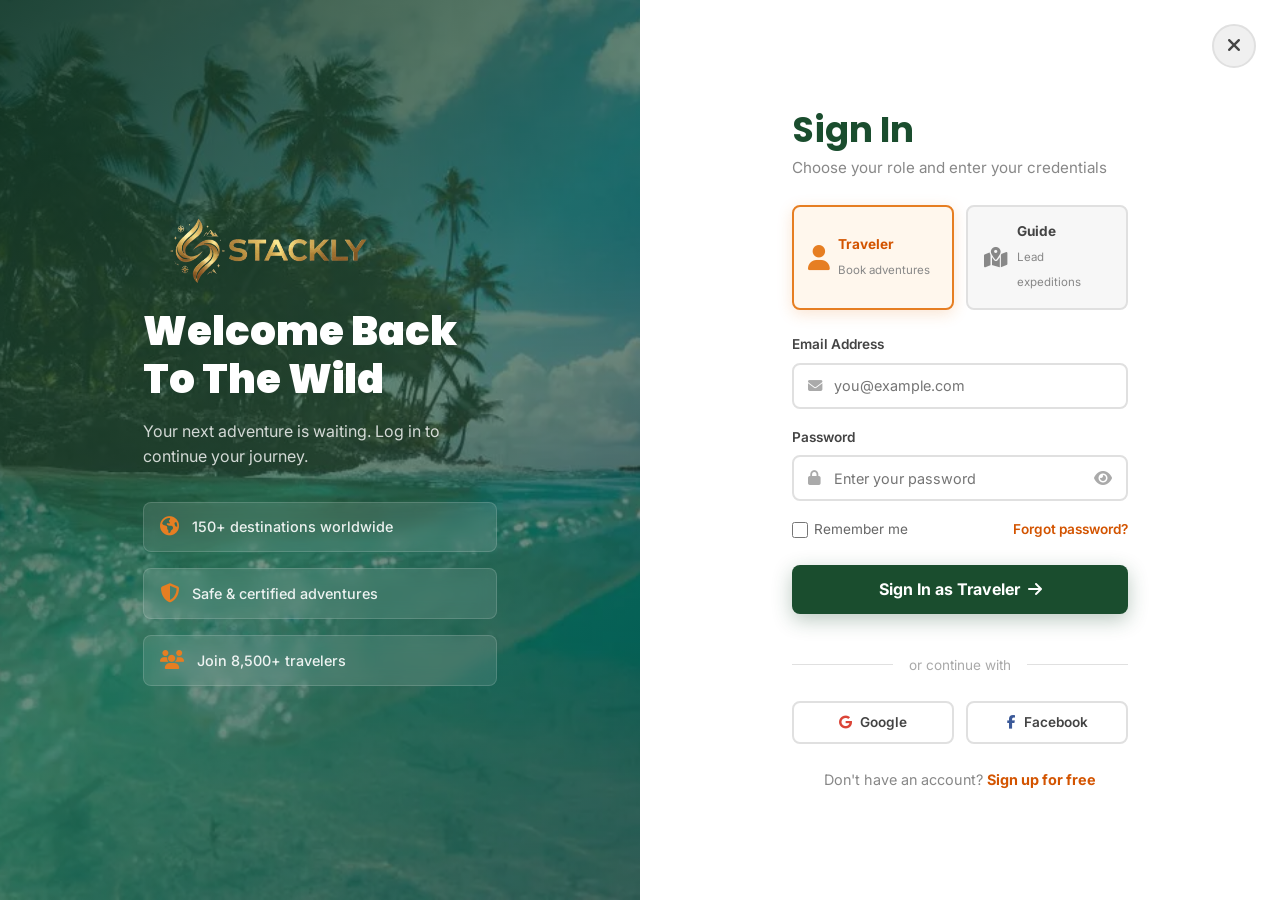
<file: login.html>
<!DOCTYPE html>
<html lang="en">
<head>
  <meta charset="UTF-8">
  <meta name="viewport" content="width=device-width, initial-scale=1.0">
  <title>Login | Stackly</title>
  <link rel="stylesheet" href="css/theme.css">
  <link rel="stylesheet" href="css/login.css">
  <link href="https://fonts.googleapis.com/css2?family=Inter:wght@400;500;600;700&family=Poppins:wght@500;600;700;800;900&family=Caveat:wght@600;700&display=swap" rel="stylesheet">
  <link rel="stylesheet" href="https://cdnjs.cloudflare.com/ajax/libs/font-awesome/6.4.0/css/all.min.css">
</head>
<body>

  <!-- Section 1: Login Split Screen -->
  <section class="login-page">
    <!-- Left visual panel -->
    <div class="login-visual">
      <div class="login-visual-bg">
        <img src="images/img20.webp" alt="Mountain adventure">
      </div>
      <div class="login-visual-overlay"></div>
      <div class="login-visual-content">
        <a href="index.html" class="navbar-logo">
          <img src="images/logo.webp" alt="Stackly Logo" style="width: 250px;margin-bottom: 20px;">
        </a>
        <h2>Welcome Back<br>To The Wild</h2>
        <p>Your next adventure is waiting. Log in to continue your journey.</p>
        <div class="login-visual-features">
          <div class="lvf-item">
            <i class="fas fa-globe-americas"></i>
            <span>150+ destinations worldwide</span>
          </div>
          <div class="lvf-item">
            <i class="fas fa-shield-halved"></i>
            <span>Safe & certified adventures</span>
          </div>
          <div class="lvf-item">
            <i class="fas fa-users"></i>
            <span>Join 8,500+ travelers</span>
          </div>
        </div>
      </div>
    </div>

    <!-- Right form panel -->
    <div class="login-form-side">
      <!-- Close button -->
      <a href="index.html" class="login-close-btn" title="Back to Home">
        <i class="fas fa-times"></i>
      </a>

      <div class="login-form-container">
        <h1>Sign In</h1>
        <p class="login-subtitle">Choose your role and enter your credentials</p>

        <!-- Section 2: Role Selector -->
        <div class="role-selector">
          <div class="role-card active" data-role="traveler">
            <i class="fas fa-user"></i>
            <div>
              <strong>Traveler</strong>
              <span>Book adventures</span>
            </div>
          </div>
          <div class="role-card" data-role="guide">
            <i class="fas fa-map-marked-alt"></i>
            <div>
              <strong>Guide</strong>
              <span>Lead expeditions</span>
            </div>
          </div>
        </div>

        <!-- Section 3: Login Form -->
        <form class="login-form" id="loginForm">
          <div class="form-group">
            <label>Email Address</label>
            <div class="input-wrap">
              <i class="fas fa-envelope"></i>
              <input type="email" placeholder="you@example.com" required>
            </div>
          </div>
          <div class="form-group">
            <label>Password</label>
            <div class="input-wrap">
              <i class="fas fa-lock"></i>
              <input type="password" placeholder="Enter your password" required id="passwordInput">
              <i class="fas fa-eye toggle-password" id="togglePassword"></i>
            </div>
          </div>
          <div class="form-options">
            <label class="checkbox-label">
              <input type="checkbox">
              <span>Remember me</span>
            </label>
            <a href="error.html" class="forgot-link">Forgot password?</a>
          </div>
          <button type="submit" class="login-submit-btn" id="loginSubmitBtn">
            Sign In as Traveler <i class="fas fa-arrow-right"></i>
          </button>
        </form>

        <!-- Section 4: Divider -->
        <div class="login-divider">
          <span>or continue with</span>
        </div>

        <!-- Section 5: Social Login -->
        <div class="social-login">
          <button class="social-btn">
            <i class="fab fa-google"></i> Google
          </button>
          <button class="social-btn">
            <i class="fab fa-facebook-f"></i> Facebook
          </button>
        </div>

        <!-- Section 6: Sign Up Link -->
        <p class="signup-link">
          Don't have an account? <a href="signup.html">Sign up for free</a>
        </p>
      </div>
    </div>
  </section>

  <script src="js/theme.js"></script>
  <script src="js/login.js"></script>
</body>
</html>
</file>
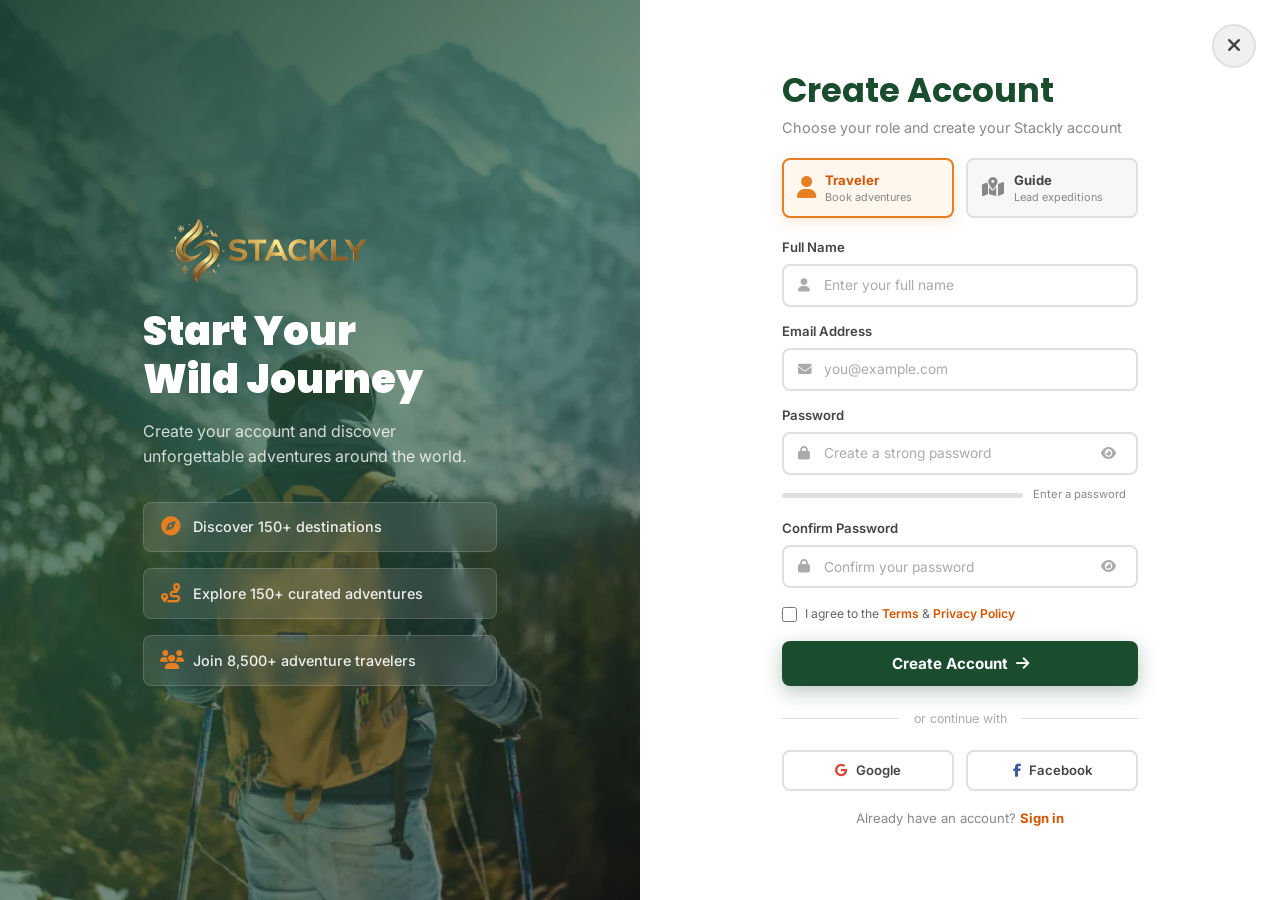
<file: signup.html>
<!DOCTYPE html>

<html lang="en">
<head>
  <meta charset="UTF-8">
  <meta name="viewport" content="width=device-width, initial-scale=1.0">
  <title>Sign Up | Stackly</title>

  <link rel="stylesheet" href="css/theme.css">
  <link rel="stylesheet" href="css/signup.css">

  <link href="https://fonts.googleapis.com/css2?family=Inter:wght@400;500;600;700&family=Poppins:wght@500;600;700;800;900&family=Caveat:wght@600;700&display=swap" rel="stylesheet">

  <link rel="stylesheet"
        href="https://cdnjs.cloudflare.com/ajax/libs/font-awesome/6.4.0/css/all.min.css">
</head>

<body>

  <!-- ============================================
       SIGNUP PAGE
  ============================================= -->

  <section class="signup-page">


<!-- ============================================
     LEFT VISUAL PANEL
============================================= -->

<div class="signup-visual">

  <div class="signup-visual-bg">
    <img
      src="images/img29.webp"
      alt="Mountain adventure">
  </div>

  <div class="signup-visual-overlay"></div>

  <div class="signup-visual-content">

    <a href="index.html" class="navbar-logo">
        <img src="images/logo.webp" alt="Stackly Logo" style="width: 250px;margin-bottom: 20px;">
    </a>

    <h2>
      Start Your<br>
      Wild Journey
    </h2>

    <p>
      Create your account and discover unforgettable
      adventures around the world.
    </p>

    <div class="signup-visual-features">

      <div class="svf-item">
        <i class="fas fa-compass"></i>
        <span>Discover 150+ destinations</span>
      </div>

      <div class="svf-item">
        <i class="fas fa-route"></i>
        <span>Explore 150+ curated adventures</span>
      </div>

      <div class="svf-item">
        <i class="fas fa-users"></i>
        <span>Join 8,500+ adventure travelers</span>
      </div>

    </div>

  </div>

</div>


<!-- ============================================
     RIGHT SIGNUP PANEL
============================================= -->

<div class="signup-form-side">

  <!-- Close / Back Button -->
  <a
    href="index.html"
    class="signup-close-btn"
    title="Back to Home"
    aria-label="Back to Home"
  >
    <i class="fas fa-times"></i>
  </a>


  <div class="signup-form-container">

    <h1>Create Account</h1>

    <p class="signup-subtitle">
      Choose your role and create your Stackly account
    </p>


    <!-- ============================================
         ROLE SELECTOR
    ============================================= -->

    <div class="role-selector">

      <button
        type="button"
        class="role-card active"
        data-role="traveler"
      >
        <i class="fas fa-user"></i>

        <div>
          <strong>Traveler</strong>
          <span>Book adventures</span>
        </div>
      </button>


      <button
        type="button"
        class="role-card"
        data-role="guide"
      >
        <i class="fas fa-map-marked-alt"></i>

        <div>
          <strong>Guide</strong>
          <span>Lead expeditions</span>
        </div>
      </button>

    </div>


    <!-- ============================================
         MESSAGE
    ============================================= -->

    <div
      id="signupMessage"
      class="signup-message"
      hidden
    ></div>


    <!-- ============================================
         SIGNUP FORM
    ============================================= -->

    <form
      class="signup-form"
      id="signupForm"
    >

      <!-- Full Name -->

      <div class="form-group">

        <label for="name">
          Full Name
        </label>

        <div class="input-wrap">

          <i class="fas fa-user"></i>

          <input
            type="text"
            id="name"
            placeholder="Enter your full name"
            autocomplete="name"
            required
          >

        </div>

      </div>


      <!-- Email -->

      <div class="form-group">

        <label for="email" id="emailLabel">
          Email Address
        </label>

        <div class="input-wrap">

          <i class="fas fa-envelope"></i>

          <input
            type="email"
            id="email"
            placeholder="you@example.com"
            autocomplete="email"
            required
          >

        </div>

      </div>


      <!-- Password -->

      <div class="form-group">

        <label for="password">
          Password
        </label>

        <div class="input-wrap">

          <i class="fas fa-lock"></i>

          <input
            type="password"
            id="password"
            placeholder="Create a strong password"
            autocomplete="new-password"
            required
          >

          <button
            type="button"
            class="toggle-password"
            id="togglePassword"
            aria-label="Show password"
          >
            <i class="fas fa-eye"></i>
          </button>

        </div>


        <!-- Password Strength -->

        <div class="password-strength">

          <div class="strength-bar">
            <span
              class="strength-fill"
              id="strengthFill"
            ></span>
          </div>

          <span
            class="strength-text"
            id="strengthText"
          >
            Enter a password
          </span>

        </div>

      </div>


      <!-- Confirm Password -->

      <div class="form-group">

        <label for="confirmPassword">
          Confirm Password
        </label>

        <div class="input-wrap">

          <i class="fas fa-lock"></i>

          <input
            type="password"
            id="confirmPassword"
            placeholder="Confirm your password"
            autocomplete="new-password"
            required
          >

          <button
            type="button"
            class="toggle-password"
            id="toggleConfirmPassword"
            aria-label="Show password"
          >
            <i class="fas fa-eye"></i>
          </button>

        </div>

      </div>


      <!-- Terms -->

      <label class="remember">

        <input type="checkbox">

        <span>
          I agree to the
          <a href="#">Terms</a>
          &
          <a href="#">Privacy Policy</a>
        </span>

      </label>


      <!-- Submit -->

      <button
        type="submit"
        class="signup-submit"
      >
        Create Account
        <i class="fas fa-arrow-right"></i>
      </button>

    </form>


    <!-- ============================================
         DIVIDER
    ============================================= -->

    <div class="signup-divider">
      <span>or continue with</span>
    </div>


    <!-- ============================================
         SOCIAL SIGNUP
    ============================================= -->

    <div class="social-login">

      <button
        type="button"
        class="social-btn"
      >
        <i class="fab fa-google"></i>
        Google
      </button>

      <button
        type="button"
        class="social-btn"
      >
        <i class="fab fa-facebook-f"></i>
        Facebook
      </button>

    </div>


    <!-- ============================================
         LOGIN LINK
    ============================================= -->

    <p class="login-link">
      Already have an account?
      <a href="login.html">
        Sign in
      </a>
    </p>

  </div>

</div>


  </section>

  <script src="js/theme.js"></script>

  <script src="js/signup.js"></script>

</body>
</html>
</file>
<file: css/theme.css>
/* ============================================
   ADVENTURE TRAVEL BOOKING PLATFORM
   Shared Theme - Premium Edition
   All pages share this color system
   ============================================ */

:root {
  /* Color System - Earthy Adventure Theme */
  --primary: #1a4d2e;
  --primary-light: #2d7a4f;
  --primary-dark: #0d3320;
  --secondary: #e67e22;
  --secondary-light: #f39c12;
  --secondary-dark: #d35400;
  --accent: #00b894;
  --accent-light: #55efc4;
  --accent-dark: #00896d;
  --success: #27ae60;
  --warning: #f1c40f;
  --error: #e74c3c;

  /* Premium gradients */
  --grad-primary: linear-gradient(135deg, #0d3320 0%, #1a4d2e 50%, #2d7a4f 100%);
  --grad-secondary: linear-gradient(135deg, #d35400 0%, #e67e22 50%, #f39c12 100%);
  --grad-accent: linear-gradient(135deg, #00896d 0%, #00b894 50%, #55efc4 100%);
  --grad-hero: linear-gradient(135deg, rgba(13,51,32,0.85) 0%, rgba(26,77,46,0.55) 50%, rgba(0,0,0,0.65) 100%);
  --grad-gold: linear-gradient(135deg, #f39c12 0%, #e67e22 100%);
  --grad-text: linear-gradient(135deg, #e67e22 0%, #f39c12 50%, #00b894 100%);

  /* Neutral tones */
  --neutral-900: #1a1a1a;
  --neutral-800: #2d2d2d;
  --neutral-700: #444;
  --neutral-600: #666;
  --neutral-500: #888;
  --neutral-400: #aaa;
  --neutral-300: #ccc;
  --neutral-200: #e0e0e0;
  --neutral-100: #f0f0f0;
  --neutral-50: #f7f7f7;
  --white: #ffffff;

  /* Fonts */
  --font-heading: 'Poppins', sans-serif;
  --font-body: 'Inter', sans-serif;
  --font-accent: 'Caveat', cursive;

  /* Spacing */
  --space-xs: 0.5rem;
  --space-sm: 1rem;
  --space-md: 2rem;
  --space-lg: 3rem;
  --space-xl: 5rem;
  --space-2xl: 8rem;

  /* Border radius */
  --radius-sm: 4px;
  --radius-md: 8px;
  --radius-lg: 16px;
  --radius-xl: 24px;
  --radius-full: 9999px;

  /* Premium shadows */
  --shadow-sm: 0 2px 8px rgba(0,0,0,0.08);
  --shadow-md: 0 8px 30px rgba(0,0,0,0.12);
  --shadow-lg: 0 20px 60px rgba(0,0,0,0.18);
  --shadow-xl: 0 30px 80px rgba(0,0,0,0.25);
  --shadow-glow-orange: 0 0 40px rgba(230,126,34,0.35);
  --shadow-glow-green: 0 0 40px rgba(0,184,148,0.3);
  --shadow-card-hover: 0 25px 70px rgba(0,0,0,0.22);

  /* Transitions */
  --transition-fast: 0.2s ease;
  --transition: 0.35s cubic-bezier(0.4,0,0.2,1);
  --transition-slow: 0.5s ease;
  --transition-bounce: 0.5s cubic-bezier(0.68,-0.55,0.265,1.55);
}

* {
  margin: 0;
  padding: 0;
  box-sizing: border-box;
}

html {
  scroll-behavior: smooth;
  font-size: 16px;
}

body {
  font-family: var(--font-body);
  color: var(--neutral-800);
  background: var(--white);
  overflow-x: hidden;
  line-height: 1.6;
}

h1, h2, h3, h4, h5, h6 {
  font-family: var(--font-heading);
  font-weight: 700;
  line-height: 1.2;
}

a { text-decoration: none; color: inherit; }
img { max-width: 100%; display: block; }
ul { list-style: none; }
button { font-family: var(--font-body); cursor: pointer; border: none; outline: none; }

/* ============================================
   PREMIUM UTILITIES
   ============================================ */

/* Gradient text */
.gradient-text {
  background: var(--grad-text);
  -webkit-background-clip: text;
  background-clip: text;
  -webkit-text-fill-color: transparent;
  background-size: 200% auto;
  animation: gradientShift 4s ease infinite;
}

@keyframes gradientShift {
  0%, 100% { background-position: 0% center; }
  50% { background-position: 100% center; }
}

/* Glassmorphism */
.glass {
  background: rgba(255,255,255,0.1);
  backdrop-filter: blur(16px) saturate(180%);
  -webkit-backdrop-filter: blur(16px) saturate(180%);
  border: 1px solid rgba(255,255,255,0.15);
}

.glass-dark {
  background: rgba(13,51,32,0.6);
  backdrop-filter: blur(16px) saturate(180%);
  -webkit-backdrop-filter: blur(16px) saturate(180%);
  border: 1px solid rgba(255,255,255,0.1);
}

/* Shimmer effect overlay */
.shimmer-bar {
  position: relative;
  overflow: hidden;
}

.shimmer-bar::after {
  content: '';
  position: absolute;
  top: 0; left: -100%;
  width: 100%; height: 100%;
  background: linear-gradient(90deg, transparent, rgba(255,255,255,0.2), transparent);
  animation: shimmerSweep 3s infinite;
}

@keyframes shimmerSweep {
  0% { left: -100%; }
  100% { left: 200%; }
}

/* Section divider - decorative wave */
.wave-divider {
  position: relative;
  width: 100%;
  overflow: hidden;
  line-height: 0;
}

.wave-divider svg {
  display: block;
  width: 100%;
  height: 60px;
}

.wave-divider.flip svg {
  transform: rotate(180deg);
}

/* Decorative top-gradient line */
.gradient-line {
  height: 4px;
  background: var(--grad-secondary);
  border-radius: var(--radius-full);
}

/* Floating decorative orbs */
.decor-orb {
  position: absolute;
  border-radius: 50%;
  filter: blur(60px);
  opacity: 0.4;
  pointer-events: none;
  z-index: 0;
}

/* Scroll progress bar */
.scroll-progress {
  position: fixed;
  top: 0; left: 0;
  height: 3px;
  width: 0%;
  background: var(--grad-secondary);
  z-index: 9999;
  transition: width 0.1s ease;
}

/* Custom scrollbar */
::-webkit-scrollbar {
  width: 10px;
}

::-webkit-scrollbar-track {
  background: var(--neutral-100);
}

::-webkit-scrollbar-thumb {
  background: var(--grad-primary);
  border-radius: var(--radius-full);
}

::-webkit-scrollbar-thumb:hover {
  background: var(--primary);
}

/* Selection */
::selection {
  background: var(--secondary);
  color: var(--white);
}

/* ============================================
   SHARED NAVBAR - Premium
   ============================================ */
/* ============================================
   SHARED NAVBAR - PREMIUM FIX
   ============================================ */

.navbar {
  position: fixed;
  top: 0;
  left: 0;
  right: 0;
  width: 100%;
  min-height: 72px;

  z-index: 1000;

  display: flex;
  align-items: center;

  padding: 0 2rem;

  background: rgba(26, 77, 46, 0.92);

  backdrop-filter: blur(16px) saturate(180%);
  -webkit-backdrop-filter: blur(16px) saturate(180%);

  transition: all var(--transition);
}

.navbar.scrolled {
  min-height: 64px;

  background: rgba(13, 51, 32, 0.97);

  box-shadow: 0 4px 30px rgba(0, 0, 0, 0.2);
}


/* ============================================
   LOGO
   ============================================ */

.navbar-logo {
  flex-shrink: 0;

  font-family: var(--font-heading);
  font-size: 1.6rem;
  font-weight: 800;

  color: var(--white);

  display: flex;
  align-items: center;
  gap: 0.5rem;

  white-space: nowrap;

  transition: transform var(--transition);
}

.navbar-logo:hover {
  transform: scale(1.05);
}

.navbar-logo span {
  background: var(--grad-gold);

  -webkit-background-clip: text;
  background-clip: text;
  -webkit-text-fill-color: transparent;
}

.navbar-logo .logo-icon {
  flex-shrink: 0;

  font-size: 1.8rem;

  background: var(--grad-gold);

  -webkit-background-clip: text;
  background-clip: text;
  -webkit-text-fill-color: transparent;

  animation: logoSpin 8s linear infinite;

  display: inline-block;
}


/* ============================================
   DESKTOP NAVIGATION
   ============================================ */

.navbar-links {
  display: flex;
  align-items: center;

  gap: 1.7rem;

  margin-left: auto;
  margin-right: 1.5rem;

  white-space: nowrap;
}

.navbar-links a {
  color: var(--neutral-200);

  font-weight: 600;
  font-size: 0.95rem;

  position: relative;

  padding: 0.4rem 0;

  white-space: nowrap;

  transition: color var(--transition);
}

.navbar-links a::after {
  content: '';

  position: absolute;

  left: 0;
  bottom: 0;

  width: 0;
  height: 2px;

  background: var(--grad-secondary);

  border-radius: 1px;

  transition: width var(--transition);
}

.navbar-links a:hover,
.navbar-links a.active {
  color: var(--white);
}

.navbar-links a:hover::after,
.navbar-links a.active::after {
  width: 100%;
}


/* ============================================
   LOGIN BUTTON
   ============================================ */

.navbar-login-btn {
  flex-shrink: 0;

  display: inline-flex;
  align-items: center;
  justify-content: center;

  min-width: 82px;

  padding: 0.65rem 1.25rem;

  background: var(--grad-secondary);
  background-size: 200% auto;

  color: var(--white);

  border-radius: var(--radius-full);

  font-weight: 700;
  font-size: 0.9rem;

  line-height: 1;

  white-space: nowrap;

  position: relative;
  overflow: hidden;

  box-shadow:
    0 4px 15px rgba(230, 126, 34, 0.35);

  transition:
    transform var(--transition),
    box-shadow var(--transition),
    background-position var(--transition);
}

.navbar-login-btn::before {
  content: '';

  position: absolute;

  top: 0;
  left: -120%;

  width: 100%;
  height: 100%;

  background: linear-gradient(
    90deg,
    transparent,
    rgba(255,255,255,0.35),
    transparent
  );

  transition: left 0.6s ease;

  pointer-events: none;
}

.navbar-login-btn:hover {
  transform: translateY(-2px);

  background-position: right center;

  box-shadow:
    0 8px 25px rgba(230, 126, 34, 0.5);
}

.navbar-login-btn:hover::before {
  left: 120%;
}

/* Important - prevent normal navbar underline */
.navbar-login-btn::after {
  display: none !important;
}


/* ============================================
   HAMBURGER
   ============================================ */

.hamburger {
  display: none;

  flex-direction: column;
  gap: 5px;

  cursor: pointer;

  z-index: 1100;

  padding: 0.5rem;
}

.hamburger span {
  width: 28px;
  height: 3px;

  background: var(--white);

  border-radius: 2px;

  transition: all var(--transition);
}

.hamburger.active span:nth-child(1) {
  transform: rotate(45deg) translate(6px, 7px);
}

.hamburger.active span:nth-child(2) {
  opacity: 0;
}

.hamburger.active span:nth-child(3) {
  transform: rotate(-45deg) translate(6px, -7px);
}


/* ============================================
   MOBILE MENU
   ============================================ */

.mobile-menu {
  position: fixed;

  top: 0;
  right: -50%;

  width: 50vw;
  height: 100vh;

  background: var(--grad-primary);

  z-index: 1050;

  display: flex;
  flex-direction: column;
  justify-content: center;
  align-items: center;

  gap: 2rem;

  transition: right var(--transition-slow);

  box-shadow: -10px 0 60px rgba(0,0,0,0.4);

  overflow: hidden;
}

.mobile-menu::before {
  content: '';

  position: absolute;

  top: -50px;
  right: -50px;

  width: 200px;
  height: 200px;

  border-radius: 50%;

  background: rgba(230,126,34,0.15);

  filter: blur(40px);
}

.mobile-menu::after {
  content: '';

  position: absolute;

  bottom: -50px;
  left: -50px;

  width: 200px;
  height: 200px;

  border-radius: 50%;

  background: rgba(0,184,148,0.15);

  filter: blur(40px);
}

.mobile-menu.open {
  right: 0;
}

.mobile-menu a {
  color: var(--neutral-200);

  font-family: var(--font-heading);

  font-size: 1.3rem;
  font-weight: 600;

  transition: all var(--transition);

  position: relative;

  padding: 0.5rem 1rem;

  z-index: 1;
}

.mobile-menu a::after {
  content: '';

  position: absolute;

  bottom: 0;
  left: 50%;

  width: 0;
  height: 2px;

  background: var(--secondary);

  transition: all var(--transition);

  transform: translateX(-50%);
}

.mobile-menu a:hover {
  color: var(--secondary);
  letter-spacing: 2px;
}

.mobile-menu a:hover::after {
  width: 80%;
}

.mobile-menu .mobile-login-btn {
  background: var(--grad-secondary);

  color: var(--white);

  padding: 0.8rem 2.5rem;

  border-radius: var(--radius-full);

  font-weight: 700;
  font-size: 1.1rem;

  margin-top: 1rem;

  box-shadow: 0 4px 20px rgba(230,126,34,0.5);

  transition: all var(--transition);
}

.mobile-menu .mobile-login-btn:hover {
  transform: scale(1.08);
}

.mobile-menu .mobile-login-btn::after {
  display: none;
}


/* ============================================
   OVERLAY
   ============================================ */

.overlay {
  position: fixed;

  top: 0;
  left: 0;

  width: 100vw;
  height: 100vh;

  background: rgba(0,0,0,0.5);

  z-index: 1000;

  opacity: 0;
  visibility: hidden;

  transition: all var(--transition);

  backdrop-filter: blur(4px);
}

.overlay.active {
  opacity: 1;
  visibility: visible;
}


/* ============================================
   NAVBAR RESPONSIVE
   ============================================ */

@media (max-width: 1100px) {

  .navbar {
    padding: 0 1.5rem;
  }

  .navbar-links {
    gap: 1.2rem;
    margin-right: 1rem;
  }

  .navbar-links a {
    font-size: 0.88rem;
  }

  .navbar-login-btn {
    min-width: 76px;
    padding: 0.6rem 1rem;
  }
}


@media (max-width: 850px) {

  .navbar-links,
  .navbar-login-btn {
    display: none;
  }

  .hamburger {
    display: flex;
    margin-left: auto;
  }

  .navbar {
    padding: 0 1.2rem;
  }
}


@media (min-width: 851px) {
  .mobile-menu {
    display: none;
  }
}


@media (max-width: 480px) {

  .navbar {
    min-height: 64px;
    padding: 0 1rem;
  }

  .navbar-logo {
    font-size: 1.3rem;
  }

  .navbar-logo .logo-icon {
    font-size: 1.5rem;
  }

  .mobile-menu {
    width: 50vw;
  }

  .mobile-menu a {
    font-size: 1.1rem;
  }
}

/* Mobile sidebar active menu */
.mobile-menu a {
  position: relative;
  display: block;
  transition: all 0.3s ease;
}

/* Active link */
.mobile-menu a.active {
  color: #d8b45a;
  background: rgba(216, 180, 90, 0.10);
  padding-left: 24px;
}

/* Gold active indicator */
.mobile-menu a.active::before {
  content: "";
  position: absolute;
  left: 0;
  top: 50%;
  width: 4px;
  height: 24px;
  transform: translateY(-50%);
  background: #d8b45a;
  border-radius: 0 4px 4px 0;
}

/* Close button */
.mobile-menu-close {
  position: absolute;
  top: 20px;
  right: 30px;

  width: 40px;
  height: 40px;

  display: flex;
  align-items: center;
  justify-content: center;

  border: 1px solid rgba(255, 255, 255, 0.12);
  border-radius: 50%;

  background: rgba(255, 255, 255, 0.05);
  color: #ffffff;

  font-size: 17px;
  cursor: pointer;

  transition: all 0.3s ease;
}

.mobile-menu-close:hover {
  color: #d8b45a;
  border-color: #d8b45a;
  transform: rotate(90deg);
}

.overlay {
  position: fixed;
  top: 0; left: 0;
  width: 100vw; height: 100vh;
  background: rgba(0,0,0,0.5);
  z-index: 1000;
  opacity: 0;
  visibility: hidden;
  transition: all var(--transition);
  backdrop-filter: blur(4px);
}

.overlay.active { opacity: 1; visibility: visible; }

/* ============================================
   SHARED FOOTER - Premium
   ============================================ */
.footer {
  background: var(--neutral-900);
  color: var(--neutral-300);
  padding: var(--space-xl) 2rem var(--space-md);
  position: relative;
  overflow: hidden;
}

.footer::before {
  content: '';
  position: absolute;
  top: 0; left: 0; right: 0;
  height: 4px;
  background: var(--grad-secondary);
  background-size: 200% auto;
  animation: gradientShift 4s ease infinite;
}

.footer-container {
  max-width: 1200px;
  margin: 0 auto;
  display: grid;
  grid-template-columns: repeat(auto-fit, minmax(220px, 1fr));
  gap: 2rem;
}

.footer-col h4 {
  color: var(--white);
  font-size: 1.1rem;
  margin-bottom: 1rem;
  position: relative;
  padding-bottom: 0.5rem;
}

.footer-col h4::after {
  content: '';
  position: absolute;
  bottom: 0; left: 0;
  width: 40px; height: 3px;
  background: var(--grad-secondary);
  border-radius: 2px;
}

.footer-col p,
.footer-col li {
  margin-bottom: 0.6rem;
  font-size: 0.9rem;
  color: var(--neutral-400);
  transition: all var(--transition);
}

.footer-col a {
  transition: all var(--transition);
  display: inline-block;
}

.footer-col a:hover {
  color: var(--secondary);
  transform: translateX(5px);
}

.footer-col .social-links {
  display: flex;
  gap: 1rem;
  margin-top: 1rem;
}

.footer-col .social-links a {
  width: 42px; height: 42px;
  border-radius: 50%;
  background: rgba(255,255,255,0.08);
  display: flex;
  align-items: center;
  justify-content: center;
  font-size: 1.2rem;
  transition: all var(--transition-bounce);
  position: relative;
  overflow: hidden;
}

.footer-col .social-links a::before {
  content: '';
  position: absolute;
  inset: 0;
  background: var(--grad-secondary);
  transform: scale(0);
  border-radius: 50%;
  transition: transform var(--transition-bounce);
}

.footer-col .social-links a i {
  position: relative;
  z-index: 1;
}

.footer-col .social-links a:hover {
  transform: translateY(-5px) scale(1.1);
}

.footer-col .social-links a:hover::before {
  transform: scale(1);
}

.footer-col .social-links a:hover i {
  color: var(--white);
}

.footer-bottom {
  text-align: center;
  padding-top: 2rem;
  margin-top: 2rem;
  border-top: 1px solid rgba(255,255,255,0.08);
  font-size: 0.85rem;
  color: var(--neutral-500);
}

/* Newsletter inside Get In Touch */
.footer-contact .newsletter-form {
  display: flex;
  flex-direction: column;
  gap: 10px;
  margin-top: 22px;
  width: 100%;
}

/* Input wrapper */
.footer-contact .newsletter-input {
  display: flex;
  align-items: center;
  width: 100%;
  height: 46px;
  padding: 14px 13px;

  border: 1px solid rgba(255, 255, 255, 0.15);
  border-radius: 8px;
  background: rgba(255, 255, 255, 0.05);

  box-sizing: border-box;
}

.footer-contact .newsletter-input i {
  margin-right: 10px;
  font-size: 13px;
  color: #d8b45a;
}

.footer-contact .newsletter-input input {
  width: 100%;
  height: 100%;
  padding: 0;

  border: none;
  outline: none;
  background: transparent;

  color: #ffffff;
  font-family: inherit;
  font-size: 13px;
}

.footer-contact .newsletter-input input::placeholder {
  color: rgba(255, 255, 255, 0.45);
}

/* Subscribe button */
.footer-contact .newsletter-form button {
  width: 100%;
  height: 46px;

  display: flex;
  align-items: center;
  justify-content: center;
  gap: 9px;

  border: none;
  border-radius: 8px;

  background: #d8b45a;
  color: #111111;

  font-family: inherit;
  font-size: 13px;
  font-weight: 700;

  cursor: pointer;
  transition: all 0.3s ease;
}

.footer-contact .newsletter-form button:hover {
  transform: translateY(-2px);
  filter: brightness(1.08);
}

.footer-contact .newsletter-form button i {
  font-size: 11px;
}


/* ============================================
   PREMIUM ANIMATIONS
   ============================================ */
@keyframes fadeInUp {
  from { opacity: 0; transform: translateY(40px); }
  to { opacity: 1; transform: translateY(0); }
}

@keyframes fadeInDown {
  from { opacity: 0; transform: translateY(-40px); }
  to { opacity: 1; transform: translateY(0); }
}

@keyframes fadeInLeft {
  from { opacity: 0; transform: translateX(-40px); }
  to { opacity: 1; transform: translateX(0); }
}

@keyframes fadeInRight {
  from { opacity: 0; transform: translateX(40px); }
  to { opacity: 1; transform: translateX(0); }
}

@keyframes zoomIn {
  from { opacity: 0; transform: scale(0.8); }
  to { opacity: 1; transform: scale(1); }
}

@keyframes float {
  0%, 100% { transform: translateY(0); }
  50% { transform: translateY(-15px); }
}

@keyframes floatSlow {
  0%, 100% { transform: translateY(0) rotate(0deg); }
  33% { transform: translateY(-20px) rotate(5deg); }
  66% { transform: translateY(-10px) rotate(-5deg); }
}

@keyframes pulse {
  0%, 100% { transform: scale(1); }
  50% { transform: scale(1.05); }
}

@keyframes pulseGlow {
  0%, 100% { box-shadow: 0 0 20px rgba(230,126,34,0.3); }
  50% { box-shadow: 0 0 40px rgba(230,126,34,0.6); }
}

@keyframes rotate {
  from { transform: rotate(0deg); }
  to { transform: rotate(360deg); }
}

@keyframes shimmer {
  0% { background-position: -200% 0; }
  100% { background-position: 200% 0; }
}

@keyframes wave {
  0%, 100% { transform: translateY(0) rotate(0deg); }
  25% { transform: translateY(-10px) rotate(2deg); }
  75% { transform: translateY(-5px) rotate(-2deg); }
}

@keyframes bounce {
  0%, 100% { transform: translateY(0); }
  50% { transform: translateY(-20px); }
}

@keyframes fadeIn {
  from { opacity: 0; }
  to { opacity: 1; }
}

@keyframes heroZoom {
  from { transform: scale(1); }
  to { transform: scale(1.12); }
}

@keyframes scrollWheel {
  0% { opacity: 1; transform: translateY(0); }
  100% { opacity: 0; transform: translateY(15px); }
}

@keyframes textReveal {
  from { clip-path: inset(0 100% 0 0); }
  to { clip-path: inset(0 0 0 0); }
}

@keyframes drawLine {
  from { width: 0; }
  to { width: 100%; }
}

@keyframes orbit {
  from { transform: rotate(0deg) translateX(80px) rotate(0deg); }
  to { transform: rotate(360deg) translateX(80px) rotate(-360deg); }
}

@keyframes tiltCard {
  0%, 100% { transform: rotateY(0deg) rotateX(0deg); }
  50% { transform: rotateY(10deg) rotateX(-5deg); }
}

@keyframes ripple {
  0% { transform: scale(0); opacity: 1; }
  100% { transform: scale(4); opacity: 0; }
}

@keyframes gradientShift {
  0%, 100% { background-position: 0% center; }
  50% { background-position: 100% center; }
}

@keyframes scaleIn {
  from { opacity: 0; transform: scale(0.5) rotate(-10deg); }
  to { opacity: 1; transform: scale(1) rotate(0deg); }
}

@keyframes slideInBottom {
  from { opacity: 0; transform: translateY(100px) scale(0.9); }
  to { opacity: 1; transform: translateY(0) scale(1); }
}

/* Particle float - for decorative elements */
.particle {
  position: absolute;
  border-radius: 50%;
  pointer-events: none;
  animation: particleFloat 15s linear infinite;
}

@keyframes particleFloat {
  0% { transform: translateY(100vh) translateX(0); opacity: 0; }
  10% { opacity: 0.6; }
  90% { opacity: 0.6; }
  100% { transform: translateY(-100vh) translateX(50px); opacity: 0; }
}

/* Reveal-on-scroll classes */
.reveal {
  opacity: 0;
  transform: translateY(50px);
  transition: all 0.8s cubic-bezier(0.25, 0.46, 0.45, 0.94);
}

.reveal.active {
  opacity: 1;
  transform: translateY(0);
}

.reveal-left {
  opacity: 0;
  transform: translateX(-50px);
  transition: all 0.8s cubic-bezier(0.25, 0.46, 0.45, 0.94);
}

.reveal-left.active {
  opacity: 1;
  transform: translateX(0);
}

.reveal-right {
  opacity: 0;
  transform: translateX(50px);
  transition: all 0.8s cubic-bezier(0.25, 0.46, 0.45, 0.94);
}

.reveal-right.active {
  opacity: 1;
  transform: translateX(0);
}

.reveal-zoom {
  opacity: 0;
  transform: scale(0.85);
  transition: all 0.8s cubic-bezier(0.25, 0.46, 0.45, 0.94);
}

.reveal-zoom.active {
  opacity: 1;
  transform: scale(1);
}

.reveal-fade {
  opacity: 0;
  transition: opacity 1s ease;
}

.reveal-fade.active {
  opacity: 1;
}

/* Stagger delays */
.delay-1 { transition-delay: 0.1s; }
.delay-2 { transition-delay: 0.2s; }
.delay-3 { transition-delay: 0.3s; }
.delay-4 { transition-delay: 0.4s; }
.delay-5 { transition-delay: 0.5s; }

/* Premium button base */
.btn-shine {
  position: relative;
  overflow: hidden;
}

.btn-shine::before {
  content: '';
  position: absolute;
  top: 0; left: -100%;
  width: 100%; height: 100%;
  background: linear-gradient(90deg, transparent, rgba(255,255,255,0.3), transparent);
  transition: left 0.6s ease;
}

.btn-shine:hover::before {
  left: 100%;
}

/* Ripple effect on click */
.ripple-effect {
  position: relative;
  overflow: hidden;
}

.ripple-circle {
  position: absolute;
  border-radius: 50%;
  background: rgba(255,255,255,0.4);
  transform: scale(0);
  animation: ripple 0.6s ease-out;
  pointer-events: none;
}

/* Tilt card container */
.tilt-card {
  transform-style: preserve-3d;
  transition: transform 0.4s ease;
  transform: perspective(1000px);
}

/* ============================================
   RESPONSIVE
   ============================================ */
@media (max-width: 768px) {
  .navbar-links { display: none; }
  .hamburger { display: flex; }
  .mobile-menu { width: 50vw; }
  .footer-container { grid-template-columns: 1fr 1fr; }
}

@media (max-width: 480px) {
  .navbar { padding: 1rem 1.2rem; }
  .navbar-logo { font-size: 1.3rem; }
  .mobile-menu a { font-size: 1.1rem; }
  .footer-container { grid-template-columns: 1fr; }
}

@media (min-width: 769px) {
  .mobile-menu { display: none; }
}


.navbar-logo {
  display: flex;
  align-items: center;
  text-decoration: none;
}

.navbar-logo img {
  width: 150px;
  height: auto;
  display: block;
}






















/* =========================================================
   FOOTER
========================================================= */

.footer {
  background: #071b13;
  color: white;
}

.footer-container {
  width: min(1200px, 100%);
  margin: auto;

  padding: 5rem 2rem;

  display: grid;
  grid-template-columns: 1.5fr 1fr 1fr 1.3fr;
  gap: 3rem;
}

.footer-logo {
  display: inline-flex;
  align-items: center;
  gap: .5rem;

  color: white;

  font-size: 1.4rem;
  font-weight: 900;
}

.footer-logo i {
  color: var(--ww-orange);
}

.footer-logo span {
  color: var(--ww-orange);
}

.footer-brand > p {
  max-width: 300px;

  margin: 1rem 0;

  color: rgba(255,255,255,.48);

  font-size: .78rem;
  line-height: 1.8;
}

.social-links {
  display: flex;
  gap: .5rem;
}

.social-links a {
  width: 35px;
  height: 35px;

  display: grid;
  place-items: center;

  border: 1px solid rgba(255,255,255,.1);
  border-radius: 50%;

  color: rgba(255,255,255,.65);

  transition: .3s ease;
}

.social-links a:hover {
  background: var(--ww-orange);
  border-color: var(--ww-orange);
  color: white;
  transform: translateY(-3px);
}

.footer-col h4 {
  margin-bottom: 1.2rem;

  color: white;
  font-size: .8rem;
  letter-spacing: 1px;
  text-transform: uppercase;
}

.footer-col ul {
  list-style: none;
  padding: 0;
  margin: 0;
}

.footer-col li {
  margin-bottom: .7rem;
}

.footer-col li a {
  color: rgba(255,255,255,.48);
  font-size: .75rem;

  transition: .3s ease;
}

.footer-col li a:hover {
  color: var(--ww-orange-light);
  padding-left: 4px;
}

.footer-contact p {
  display: flex;
  align-items: flex-start;
  gap: .6rem;

  color: rgba(255,255,255,.48);

  font-size: .73rem;
  line-height: 1.6;
}

.footer-contact p i {
  width: 15px;
  margin-top: 3px;

  color: var(--ww-orange);
}

.footer-bottom {
  width: min(1200px, calc(100% - 4rem));
  margin: auto;

  padding: 1.3rem 0;

  display: flex;
  justify-content: space-between;

  border-top: 1px solid rgba(255,255,255,.08);

  color: rgba(255,255,255,.35);

  font-size: .65rem;
}
/* 
.newsletter-input {
  flex: 1;

  position: relative;
}

.newsletter-input i {
  position: absolute;

  left: 1rem;
  top: 50%;

  transform: translateY(-50%);

  color: rgba(255,255,255,.5);
}

.newsletter-input input {
  width: 100%;
  height: 54px;

  padding: 0 1rem 0 2.8rem;

  border: 1px solid rgba(255,255,255,.2);
  border-radius: 30px;

  outline: none;

  background: rgba(255,255,255,.1);
  backdrop-filter: blur(10px);

  color: white;

  font-family: inherit;
}

.newsletter-input input::placeholder {
  color: rgba(255,255,255,.45);
}

.newsletter-input input:focus {
  border-color: var(--ww-orange);
} */


/* ============================================
   FOOTER RESPONSIVE DESIGN
   ============================================ */

/* ---------- TABLET ---------- */
@media (max-width: 900px) {

  .footer-container {
    grid-template-columns: repeat(2, minmax(0, 1fr));
    gap: 40px 35px;
  }

  .footer-col:first-child {
    grid-column: span 2;
  }

  .footer-col {
    min-width: 0;
  }

  .footer-col h4 {
    font-size: 16px;
    margin-bottom: 18px;
  }

  .footer-col p,
  .footer-col li a {
    font-size: 14px;
  }

  .footer-contact {
    grid-column: span 2;
  }

  .footer-bottom {
    text-align: center;
  }
}


/* ---------- MOBILE ---------- */
@media (max-width: 600px) {

  .footer {
    padding-top: 50px;
  }

  .footer-container {
    width: 90%;
    grid-template-columns: repeat(2, minmax(0, 1fr));
    gap: 35px 25px;
  }

  /* Logo + description */
  .footer-col:first-child {
    grid-column: span 2;
  }

  .footer-col:first-child p {
    max-width: 500px;
    line-height: 1.7;
    margin-top: 15px;
  }

  /* Quick Links + Adventure Types */
  .footer-col:nth-child(2),
  .footer-col:nth-child(3) {
    grid-column: span 2;
  }

  /* Contact section full width */
  .footer-contact {
    grid-column: span 2;
  }

  .footer-col h4 {
    font-size: 15px;
    margin-bottom: 15px;
  }

  .footer-col ul {
    padding: 0;
    margin: 0;
  }

  .footer-col li {
    margin-bottom: 10px;
  }

  .footer-col li a {
    font-size: 13px;
  }

  .footer-contact p {
    font-size: 13px;
    line-height: 1.6;
    margin-bottom: 12px;
  }

  /* Social icons */
  .social-links {
    display: flex;
    gap: 9px;
    margin-top: 20px;
  }

  .social-links a {
    width: 36px;
    height: 36px;
    font-size: 14px;
  }

  /* Newsletter */
  .footer-contact .newsletter-form {
    width: 100%;
    margin-top: 20px;
  }

  .footer-contact .newsletter-input {
    width: 100%;
    height: 45px;
  }

  .footer-contact .newsletter-form button {
    width: 100%;
    height: 45px;
  }

  /* Bottom */
  .footer-bottom {
    margin-top: 35px;
    padding: 20px 15px;
    text-align: center;
  }

  .footer-bottom p {
    font-size: 11px;
    line-height: 1.6;
  }
}


/* ---------- SMALL MOBILE ---------- */
@media (max-width: 400px) {

  .footer-container {
    width: 88%;
    gap: 30px 18px;
  }

  .footer-col h4 {
    font-size: 14px;
  }

  .footer-col li a {
    font-size: 12px;
  }

  .footer-col p,
  .footer-contact p {
    font-size: 12px;
  }

  .social-links {
    gap: 7px;
  }

  .social-links a {
    width: 34px;
    height: 34px;
    font-size: 13px;
  }

  .footer-bottom p {
    font-size: 10px;
  }
}
</file>
<file: css/home.css>
/* =========================================================
   Stackly HOME
   Premium Adventure Travel UI
========================================================= */

:root {
  --ww-green: #123c2b;
  --ww-green-dark: #08271c;
  --ww-orange: #e67e22;
  --ww-orange-light: #f5a34a;
  --ww-cream: #f8f4ec;
  --ww-paper: #fffdf8;
  --ww-text: #18231e;
  --ww-muted: #6c7771;
  --ww-border: rgba(18,60,43,.12);
  --ww-shadow: 0 25px 70px rgba(8,39,28,.12);
}



/* =========================================================
   GENERAL
========================================================= */

html {
  scroll-behavior: smooth;
}

body {
  overflow-x: hidden;
}

img {
  display: block;
  max-width: 100%;
}

button,
a,
select,
input {
  -webkit-tap-highlight-color: transparent;
}

.section-header {
  position: relative;
  z-index: 2;
}


/* =========================================================
   NAVBAR
========================================================= */

.navbar {
  z-index: 1000;
  transition:
    background .4s ease,
    box-shadow .4s ease,
    padding .4s ease,
    backdrop-filter .4s ease;
}

.navbar.scrolled {
  background: rgba(8,39,28,.94);
  backdrop-filter: blur(18px);
  box-shadow: 0 10px 35px rgba(0,0,0,.18);
}


/* =========================================================
   HERO
========================================================= */

.hero {
  min-height: 900px;
  height: 100vh;
  position: relative;
  overflow: hidden;
  display: flex;
  align-items: center;
  justify-content: center;
  isolation: isolate;
}

.hero-bg {
  position: absolute;
  inset: -5%;
  z-index: -5;
  will-change: transform;
}

.hero-bg img {
  width: 100%;
  height: 100%;
  object-fit: cover;
  animation: cinematicZoom 18s ease-in-out infinite alternate;
}

@keyframes cinematicZoom {

  0% {
    transform: scale(1);
  }

  100% {
    transform: scale(1.1);
  }

}

.hero-overlay {
  position: absolute;
  inset: 0;
  z-index: -4;

  background:
    linear-gradient(
      90deg,
      rgba(3,22,15,.9) 0%,
      rgba(7,35,24,.72) 42%,
      rgba(7,35,24,.28) 75%,
      rgba(0,0,0,.42) 100%
    );
}

.hero-overlay::after {
  content: "";
  position: absolute;
  inset: 0;

  background:
    radial-gradient(
      circle at 70% 35%,
      rgba(230,126,34,.14),
      transparent 35%
    );
}


/* =========================================================
   HERO PARTICLES
========================================================= */

.hero-particles {
  position: absolute;
  inset: 0;
  z-index: -1;
  pointer-events: none;
  overflow: hidden;
}

.hero-particle {
  position: absolute;
  width: 4px;
  height: 4px;
  border-radius: 50%;
  background: rgba(255,255,255,.65);
  animation: particleFloat linear infinite;
}

@keyframes particleFloat {

  0% {
    transform: translateY(100vh) scale(.5);
    opacity: 0;
  }

  15% {
    opacity: .7;
  }

  85% {
    opacity: .4;
  }

  100% {
    transform: translateY(-20vh) scale(1.2);
    opacity: 0;
  }

}


/* =========================================================
   HERO RINGS
========================================================= */

.hero-ring {
  position: absolute;
  border: 1px solid rgba(255,255,255,.12);
  border-radius: 50%;
  pointer-events: none;
}

.hero-ring-one {
  width: 500px;
  height: 500px;
  right: -180px;
  top: 15%;
  animation: rotateSlow 30s linear infinite;
}

.hero-ring-two {
  width: 300px;
  height: 300px;
  left: -130px;
  bottom: 5%;
  border-color: rgba(230,126,34,.18);
  animation: rotateSlow 22s linear infinite reverse;
}

@keyframes rotateSlow {
  to {
    transform: rotate(360deg);
  }
}


/* =========================================================
   HERO CONTENT
========================================================= */

.hero-content {
  position: relative;
  z-index: 5;
  width: min(1200px, 100%);
  padding: 100px 2rem 40px;
  color: white;
  text-align: left;
}

.hero-tagline {
  display: inline-flex;
  align-items: center;
  gap: 10px;

  color: #ffd39e;
  font-size: .78rem;
  font-weight: 800;
  letter-spacing: 4px;

  margin-bottom: 1.3rem;
}

.tag-dot {
  width: 8px;
  height: 8px;
  border-radius: 50%;
  background: var(--ww-orange);
  box-shadow: 0 0 0 7px rgba(230,126,34,.14);
  animation: pulseDot 2s infinite;
}

@keyframes pulseDot {

  50% {
    box-shadow: 0 0 0 13px rgba(230,126,34,0);
  }

}


.hero-title {
  max-width: 800px;
  margin: 0 0 1.5rem;

  font-family: var(--font-heading, Poppins), sans-serif;
  font-size: clamp(4rem, 8vw, 7.8rem);
  line-height: .9;
  font-weight: 900;
  letter-spacing: -5px;

  text-shadow: 0 15px 50px rgba(0,0,0,.3);
}

.hero-script {
  display: block;

  color: var(--ww-orange-light);

  font-family: var(--font-accent, Caveat), cursive;
  font-size: 1.2em;
  font-weight: 700;
  letter-spacing: -2px;

  transform: rotate(-4deg);
  transform-origin: left center;

  animation: scriptFloat 4s ease-in-out infinite;
}

@keyframes scriptFloat {

  0%,
  100% {
    transform: rotate(-4deg) translateY(0);
  }

  50% {
    transform: rotate(-2deg) translateY(-7px);
  }

}


.hero-desc {
  max-width: 600px;
  margin-bottom: 2rem;

  color: rgba(255,255,255,.78);
  font-size: 1.08rem;
  line-height: 1.8;
}


/* =========================================================
   HERO BUTTONS
========================================================= */

.hero-buttons {
  display: flex;
  align-items: center;
  gap: 1.2rem;
  flex-wrap: wrap;
  margin-bottom: 3rem;
}

.hero-play-btn {
  display: inline-flex;
  align-items: center;
  gap: .7rem;

  color: white;
  font-weight: 700;
}

.play-icon {
  width: 48px;
  height: 48px;

  display: grid;
  place-items: center;

  border-radius: 50%;

  border: 1px solid rgba(255,255,255,.35);
  background: rgba(255,255,255,.1);

  backdrop-filter: blur(12px);

  transition: .4s ease;
}

.hero-play-btn:hover .play-icon {
  transform: scale(1.12);
  background: var(--ww-orange);
  border-color: var(--ww-orange);
}


/* =========================================================
   HERO STATS
========================================================= */

.hero-stats {
  display: flex;
  align-items: center;
  gap: 1.5rem;
}

.hero-stat {
  display: flex;
  flex-direction: column;
}

.hero-stat strong {
  font-family: var(--font-heading, Poppins), sans-serif;
  font-size: 2rem;
  line-height: 1;
  color: white;
}

.hero-stat span {
  margin-top: .4rem;

  color: rgba(255,255,255,.55);
  font-size: .7rem;
  letter-spacing: 1.5px;
  text-transform: uppercase;
}

.hero-stat-line {
  width: 1px;
  height: 38px;
  background: rgba(255,255,255,.2);
}


/* =========================================================
   FLOATING HERO CARD
========================================================= */

.hero-floating-card {
  position: absolute;
  right: 8%;
  bottom: 18%;

  z-index: 5;

  display: flex;
  align-items: center;
  gap: .8rem;

  padding: .65rem;

  width: 230px;

  border: 1px solid rgba(255,255,255,.18);
  border-radius: 18px;

  background: rgba(255,255,255,.1);
  backdrop-filter: blur(18px);

  box-shadow: 0 20px 60px rgba(0,0,0,.2);

  animation: floatingCard 5s ease-in-out infinite;
}

@keyframes floatingCard {

  0%,
  100% {
    transform: translateY(0) rotate(1deg);
  }

  50% {
    transform: translateY(-14px) rotate(-1deg);
  }

}

.floating-card-image {
  width: 62px;
  height: 62px;
  overflow: hidden;
  border-radius: 12px;
}

.floating-card-image img {
  width: 100%;
  height: 100%;
  object-fit: cover;
}

.floating-card-info {
  display: flex;
  flex-direction: column;
}

.floating-card-info span {
  color: #ffd39e;
  font-size: .58rem;
  letter-spacing: 1.5px;
  font-weight: 800;
}

.floating-card-info strong {
  color: white;
  font-size: .95rem;
}

.floating-card-info small {
  margin-top: .2rem;
  color: rgba(255,255,255,.65);
}

.floating-card-info small i {
  color: #ffc107;
}


/* =========================================================
   HERO LOCATION
========================================================= */

.hero-location {
  position: absolute;
  right: 8%;
  top: 25%;

  z-index: 4;

  display: flex;
  align-items: center;
  gap: .7rem;

  color: white;
}

.hero-location > i {
  width: 35px;
  height: 35px;

  display: grid;
  place-items: center;

  border-radius: 50%;

  background: var(--ww-orange);
  box-shadow: 0 0 0 8px rgba(230,126,34,.12);
}

.hero-location div {
  display: flex;
  flex-direction: column;
}

.hero-location span {
  color: rgba(255,255,255,.5);
  font-size: .55rem;
  letter-spacing: 1.5px;
}

.hero-location strong {
  font-size: .85rem;
}


/* =========================================================
   SCROLL
========================================================= */

.scroll-indicator {
  position: absolute;
  left: 50%;
  bottom: 25px;

  z-index: 6;

  display: flex;
  flex-direction: column;
  align-items: center;
  gap: .4rem;

  transform: translateX(-50%);

  color: rgba(255,255,255,.5);
  font-size: .62rem;
  letter-spacing: 2px;
  text-transform: uppercase;
}

.mouse {
  width: 24px;
  height: 38px;

  display: flex;
  justify-content: center;

  border: 1px solid rgba(255,255,255,.4);
  border-radius: 15px;
}

.wheel {
  width: 3px;
  height: 8px;
  margin-top: 6px;

  border-radius: 10px;
  background: white;

  animation: wheelMove 1.6s infinite;
}

@keyframes wheelMove {

  0% {
    transform: translateY(0);
    opacity: 0;
  }

  30% {
    opacity: 1;
  }

  100% {
    transform: translateY(16px);
    opacity: 0;
  }

}


/* =========================================================
   SEARCH
========================================================= */

.search-section {
  position: relative;
  z-index: 20;

  padding: 0 2rem;
  margin-top: -65px;
}

.search-container {
  width: min(1120px, 100%);
  margin: auto;

  padding: 1.5rem 1.6rem;

  border: 1px solid rgba(255,255,255,.7);
  border-radius: 24px;

  background: rgba(255,255,255,.94);
  backdrop-filter: blur(20px);

  box-shadow:
    0 30px 80px rgba(18,60,43,.16),
    0 5px 20px rgba(0,0,0,.05);
}

.search-heading {
  display: flex;
  align-items: center;
  justify-content: space-between;

  margin-bottom: 1.3rem;
}

.search-heading span {
  color: var(--ww-orange);
  font-size: .65rem;
  letter-spacing: 2px;
  font-weight: 800;
}

.search-heading h2 {
  margin: 0;
  color: var(--ww-green);
  font-size: 1.35rem;
}

.search-form {
  display: grid;
  grid-template-columns: 1fr 1fr 1fr auto;
  gap: .8rem;
  align-items: end;
}

.search-field {
  display: flex;
  flex-direction: column;
  gap: .35rem;
}

.search-field label {
  display: flex;
  align-items: center;
  gap: .4rem;

  color: var(--ww-muted);
  font-size: .7rem;
  font-weight: 700;
}

.search-field label i {
  color: var(--ww-orange);
}

.search-field select {
  height: 48px;

  padding: 0 1rem;

  border: 1px solid var(--ww-border);
  border-radius: 12px;

  background: var(--ww-paper);

  color: var(--ww-text);
  font-family: inherit;
  font-size: .86rem;
  font-weight: 600;

  cursor: pointer;

  outline: none;

  transition: .3s ease;
}

.search-field select:hover,
.search-field select:focus {
  border-color: var(--ww-orange);
  box-shadow: 0 0 0 4px rgba(230,126,34,.08);
}

.search-btn {
  height: 48px;

  padding: 0 1.5rem;

  display: flex;
  align-items: center;
  justify-content: center;
  gap: .6rem;

  border: 0;
  border-radius: 12px;

  background: var(--ww-green);
  color: white;

  font-family: inherit;
  font-weight: 800;

  cursor: pointer;

  transition: .35s ease;
}

.search-btn:hover {
  transform: translateY(-3px);
  background: var(--ww-orange);
  box-shadow: 0 12px 30px rgba(230,126,34,.25);
}

.search-btn span {
  width: 25px;
  height: 25px;

  display: grid;
  place-items: center;

  border-radius: 50%;
  background: rgba(255,255,255,.1);
}

.search-bottom {
  display: flex;
  justify-content: center;
  gap: 2rem;

  margin-top: 1rem;
  padding-top: 1rem;

  border-top: 1px solid var(--ww-border);

  color: #87918c;
  font-size: .68rem;
}

.search-bottom span {
  display: flex;
  align-items: center;
  gap: .35rem;
}

.search-bottom i {
  color: var(--ww-orange);
}


/* =========================================================
   ADVENTURE TYPES
========================================================= */

.adventure-types {
  padding: 8rem 2rem 7rem;
  background: var(--ww-paper);
}

.adventure-type-grid {
  width: min(1200px, 100%);
  margin: auto;

  display: grid;
  grid-template-columns: 1.4fr 1fr 1fr;
  grid-template-rows: 270px 270px;
  gap: 1rem;
}

.adventure-type-card {
  position: relative;

  overflow: hidden;
  border-radius: 22px;

  color: white;

  isolation: isolate;
}

.adventure-large {
  grid-row: span 2;
}

.adventure-type-card img {
  position: absolute;
  inset: 0;

  width: 100%;
  height: 100%;

  object-fit: cover;

  transition: transform .9s cubic-bezier(.2,.7,.2,1);
}

.adventure-type-card:hover img {
  transform: scale(1.13);
}

.adventure-type-overlay {
  position: absolute;
  inset: 0;

  background:
    linear-gradient(
      180deg,
      rgba(0,0,0,.08),
      rgba(0,0,0,.78)
    );

  z-index: 1;
}

.adventure-type-card::after {
  content: "";

  position: absolute;
  inset: 12px;

  border: 1px solid rgba(255,255,255,.25);
  border-radius: 15px;

  opacity: 0;

  transform: scale(.96);

  transition: .5s ease;

  z-index: 2;
}

.adventure-type-card:hover::after {
  opacity: 1;
  transform: scale(1);
}

.adventure-type-content {
  position: absolute;
  left: 1.4rem;
  right: 1.4rem;
  bottom: 1.3rem;

  z-index: 3;
}

.adventure-type-content > span {
  color: #ffc487;
  font-size: .7rem;
  letter-spacing: 2px;
}

.adventure-type-content h3 {
  margin: .25rem 0 .25rem;

  font-size: 1.35rem;
  font-weight: 800;
}

.adventure-large .adventure-type-content h3 {
  font-size: 2rem;
}

.adventure-type-content p {
  margin: 0 0 .8rem;

  color: rgba(255,255,255,.72);
  font-size: .78rem;
}

.adventure-type-content strong {
  display: inline-flex;
  align-items: center;
  gap: .5rem;

  color: white;
  font-size: .72rem;
  letter-spacing: .5px;

  opacity: 0;
  transform: translateY(10px);

  transition: .4s ease;
}

.adventure-type-card:hover .adventure-type-content strong {
  opacity: 1;
  transform: translateY(0);
}

.adventure-type-content strong i {
  transition: .3s ease;
}

.adventure-type-card:hover strong i {
  transform: translateX(5px);
}


/* =========================================================
   FEATURED JOURNEY
========================================================= */

.featured-journey {
  width: min(1200px, calc(100% - 4rem));
  margin: 0 auto 8rem;

  display: grid;
  grid-template-columns: 1.05fr .95fr;
  align-items: center;
  gap: 5rem;
}

.featured-image {
  position: relative;
  height: 650px;
  overflow: hidden;
  border-radius: 30px;
}

.featured-image::after {
  content: "";
  position: absolute;
  inset: 0;

  background: linear-gradient(
    180deg,
    transparent 50%,
    rgba(0,0,0,.35)
  );
}

.featured-image img {
  width: 100%;
  height: 100%;
  object-fit: cover;

  transition: transform 1s ease;
}

.featured-image:hover img {
  transform: scale(1.08);
}

.featured-image-label {
  position: absolute;
  left: 1.5rem;
  bottom: 1.5rem;

  z-index: 2;

  display: flex;
  align-items: center;
  gap: .5rem;

  padding: .65rem 1rem;

  border-radius: 30px;

  color: white;
  background: rgba(0,0,0,.35);
  backdrop-filter: blur(10px);

  font-size: .75rem;
  font-weight: 700;
}

.featured-image-label i {
  color: #ffb562;
}

.featured-content h2 {
  margin: .3rem 0 1.2rem;

  color: var(--ww-green);
  font-size: clamp(3rem, 5vw, 5rem);
  line-height: .95;
}

.featured-content h2 span {
  display: block;

  color: var(--ww-orange);

  font-family: var(--font-accent, Caveat), cursive;
  font-size: 1.15em;

  transform: rotate(-3deg);
  transform-origin: left;
}

.featured-description {
  max-width: 520px;

  color: var(--ww-muted);
  line-height: 1.8;
}

.journey-details {
  display: grid;
  grid-template-columns: repeat(3, 1fr);

  margin: 2rem 0;

  border-top: 1px solid var(--ww-border);
  border-bottom: 1px solid var(--ww-border);

  padding: 1.3rem 0;
}

.journey-details > div {
  display: flex;
  align-items: center;
  gap: .6rem;
}

.journey-details i {
  color: var(--ww-orange);
}

.journey-details span {
  display: flex;
  flex-direction: column;

  color: var(--ww-green);
  font-weight: 800;
  font-size: .8rem;
}

.journey-details small {
  color: #929a95;
  font-size: .6rem;
  font-weight: 500;
  margin-bottom: .2rem;
}

.featured-bottom {
  display: flex;
  align-items: center;
  justify-content: space-between;
  gap: 1rem;
}

.featured-price {
  display: flex;
  align-items: baseline;
  gap: .3rem;
}

.featured-price small {
  color: #8a948e;
  font-size: .6rem;
}

.featured-price strong {
  color: var(--ww-green);
  font-size: 1.7rem;
}

.featured-price span {
  color: #8a948e;
  font-size: .7rem;
}

/* ============================================
   FEATURED JOURNEY - RESPONSIVE
   ============================================ */

/* ---------- TABLET ---------- */

@media (max-width: 992px) {

  .featured-journey {
    grid-template-columns: 1fr 1fr;
    gap: 2.5rem;
    padding: 4rem 2rem;
  }

  .featured-image {
    min-height: 480px;
  }

  .featured-image img {
    height: 100%;
    min-height: 480px;
    object-fit: cover;
  }

  .featured-content {
    padding: 1rem 0;
  }

  .featured-content h2 {
    font-size: 2.8rem;
    line-height: 1.1;
  }

  .featured-description {
    font-size: 0.95rem;
    line-height: 1.7;
  }

  .journey-details {
    gap: 1rem;
  }

  .journey-details > div {
    gap: 0.7rem;
  }

  .journey-details i {
    font-size: 1rem;
  }

  .featured-bottom {
    gap: 1rem;
  }

  .featured-price strong {
    font-size: 1.7rem;
  }

  .featured-bottom .btn-primary {
    padding: 0.8rem 1.2rem;
    white-space: nowrap;
  }
}


/* ---------- SMALL TABLET / LARGE MOBILE ---------- */

@media (max-width: 768px) {

  .featured-journey {
    display: grid;
    grid-template-columns: 1fr;

    gap: 2.5rem;

    padding: 4rem 1.5rem;
  }

  /* Image */

  .featured-image {
    width: 100%;
    height: 420px;
    min-height: unset;

    border-radius: var(--radius-lg);

    overflow: hidden;
  }

  .featured-image img {
    width: 100%;
    height: 100%;
    min-height: unset;

    object-fit: cover;
  }

  /* Location label */

  .featured-image-label {
    left: 1rem;
    bottom: 1rem;

    padding: 0.6rem 0.9rem;

    font-size: 0.8rem;
  }


  /* Content */

  .featured-content {
    width: 100%;
    padding: 0;
  }

  .featured-content h2 {
    font-size: 2.5rem;
    line-height: 1.1;

    margin: 0.7rem 0 1rem;
  }

  .featured-description {
    font-size: 0.95rem;
    line-height: 1.7;

    max-width: 650px;
  }


  /* Journey details */

  .journey-details {
    display: grid;
    grid-template-columns: repeat(3, 1fr);

    gap: 0.8rem;

    margin-top: 1.8rem;
  }

  .journey-details > div {
    min-width: 0;

    display: flex;
    flex-direction: column;
    align-items: flex-start;

    gap: 0.4rem;

    padding: 1rem;

    border-radius: var(--radius-md);
  }

  .journey-details i {
    font-size: 1.1rem;
  }

  .journey-details span {
    font-size: 0.85rem;
  }

  .journey-details small {
    display: block;

    font-size: 0.7rem;

    margin-bottom: 0.2rem;
  }


  /* Bottom */

  .featured-bottom {
    display: flex;
    align-items: center;
    justify-content: space-between;

    gap: 1rem;

    margin-top: 2rem;
  }

  .featured-price strong {
    font-size: 1.8rem;
  }

  .featured-price span {
    font-size: 0.8rem;
  }

  .featured-bottom .btn-primary {
    padding: 0.85rem 1.3rem;

    white-space: nowrap;
  }
}


/* ---------- MOBILE ---------- */

@media (max-width: 480px) {

  .featured-journey {
    padding: 3rem 1rem;

    gap: 2rem;
  }

  /* Image */

  .featured-image {
    height: 330px;

    border-radius: var(--radius-md);
  }

  .featured-image-label {
    left: 0.8rem;
    bottom: 0.8rem;

    padding: 0.5rem 0.75rem;

    font-size: 0.75rem;
  }


  /* Content */

  .featured-content h2 {
    font-size: 2.05rem;
    line-height: 1.12;
  }

  .featured-description {
    font-size: 0.88rem;
    line-height: 1.65;
  }


  /* Details */

  .journey-details {
    grid-template-columns: 1fr;

    gap: 0.7rem;

    margin-top: 1.5rem;
  }

  .journey-details > div {
    flex-direction: row;
    align-items: center;

    padding: 0.9rem 1rem;

    gap: 0.8rem;
  }

  .journey-details i {
    width: 32px;
    height: 32px;

    display: flex;
    align-items: center;
    justify-content: center;

    flex-shrink: 0;
  }

  .journey-details span {
    display: flex;
    flex-direction: column;

    font-size: 0.85rem;
  }

  .journey-details small {
    margin-bottom: 0.1rem;
  }


  /* Price + Button */

  .featured-bottom {
    align-items: center;

    gap: 0.8rem;

    margin-top: 1.7rem;
  }

  .featured-price {
    min-width: 0;
  }

  .featured-price small {
    font-size: 0.65rem;
  }

  .featured-price strong {
    display: block;

    font-size: 1.5rem;
  }

  .featured-price span {
    font-size: 0.7rem;
  }

  .featured-bottom .btn-primary {
    padding: 0.75rem 1rem;

    font-size: 0.8rem;
  }

  .featured-bottom .btn-primary i {
    margin-left: 0.3rem;
  }
}


/* =========================================================
   DESTINATIONS
========================================================= */

.popular-destinations {
  padding: 8rem 2rem;
  background: var(--ww-cream);
}

.dest-grid {
  width: min(1200px, 100%);
  margin: auto;

  display: grid;
  grid-template-columns: 1.3fr 1fr 1fr;
  grid-template-rows: 300px 300px;

  gap: 1rem;
}

.dest-card {
  position: relative;
  overflow: hidden;
  border-radius: 22px;

  min-height: 300px;

  color: white;
}

.dest-card-main {
  grid-row: span 2;
}

.dest-card img {
  width: 100%;
  height: 100%;
  object-fit: cover;

  transition:
    transform .9s cubic-bezier(.2,.7,.2,1);
}

.dest-card:hover img {
  transform: scale(1.12);
}

.dest-card-gradient {
  position: absolute;
  inset: 0;

  background:
    linear-gradient(
      transparent 25%,
      rgba(0,0,0,.82)
    );
}

.dest-card-content {
  position: absolute;
  inset: auto 1.4rem 1.4rem;

  z-index: 2;

  transform: translateY(5px);
  transition: .4s ease;
}

.dest-card:hover .dest-card-content {
  transform: translateY(0);
}

.dest-number {
  position: absolute;
  right: 0;
  bottom: 2rem;

  color: rgba(255,255,255,.14);

  font-size: 5rem;
  line-height: 1;
  font-weight: 900;
}

.dest-card-badge {
  display: inline-block;

  padding: .35rem .7rem;

  border-radius: 20px;

  background: var(--ww-orange);

  color: white;

  font-size: .58rem;
  font-weight: 800;
  letter-spacing: 1px;
  text-transform: uppercase;
}

.dest-card h3 {
  margin: .5rem 0 .25rem;

  font-size: 1.5rem;
  font-weight: 800;
}

.dest-card p {
  margin: 0 0 .8rem;

  color: rgba(255,255,255,.7);
  font-size: .76rem;
}

.dest-card-bottom {
  display: flex;
  align-items: center;
  justify-content: space-between;

  padding-top: .7rem;

  border-top: 1px solid rgba(255,255,255,.15);
}

.dest-card-bottom span {
  font-size: .75rem;
}

.dest-card-bottom i {
  color: #ffc107;
}

.dest-card-bottom strong {
  color: #ffd096;
  font-size: 1rem;
}


/* =========================================================
   PROCESS
========================================================= */

.journey-process {
  position: relative;
  overflow: hidden;

  padding: 8rem 2rem;

  background: var(--ww-green);
  color: white;
}

.process-bg {
  position: absolute;
  inset: 0;

  background:
    radial-gradient(
      circle at 20% 30%,
      rgba(230,126,34,.1),
      transparent 25%
    ),
    radial-gradient(
      circle at 80% 70%,
      rgba(255,255,255,.05),
      transparent 30%
    );
}

.journey-process .section-title {
  color: white;
}

.journey-process .section-subtitle {
  color: rgba(255,255,255,.58);
}

.journey-process .section-eyebrow {
  color: #f5a34a;
}

.process-grid {
  width: min(1100px, 100%);
  margin: 4rem auto 0;

  position: relative;

  display: grid;
  grid-template-columns: repeat(4, 1fr);
  gap: 2rem;
}

.process-line {
  position: absolute;

  left: 12%;
  right: 12%;
  top: 52px;

  height: 1px;

  background:
    linear-gradient(
      90deg,
      rgba(230,126,34,.1),
      rgba(230,126,34,.7),
      rgba(230,126,34,.1)
    );
}

.process-item {
  position: relative;
  text-align: center;
}

.process-number {
  position: absolute;
  right: 5px;
  top: -5px;

  color: rgba(255, 255, 255, 0.351);

  font-size: 3rem;
  font-weight: 900;
}

.process-icon {
  position: relative;

  width: 75px;
  height: 75px;

  margin: auto;

  display: grid;
  place-items: center;

  border-radius: 50%;

  background: #174d38;
  border: 1px solid rgba(255,255,255,.15);

  color: #ffb562;
  font-size: 1.4rem;

  box-shadow: 0 0 0 8px rgba(255,255,255,.025);

  transition: .4s ease;
}

.process-item:hover .process-icon {
  transform: translateY(-8px) rotate(8deg);
  background: var(--ww-orange);
  color: white;
}

.process-item h3 {
  margin: 1.2rem 0 .5rem;

  font-size: 1.05rem;
}

.process-item p {
  margin: auto;

  max-width: 210px;

  color: rgba(255,255,255,.55);
  font-size: .78rem;
  line-height: 1.7;
}


/* =========================================================
   WORLD
========================================================= */

.world-section {
  min-height: 680px;

  position: relative;
  overflow: hidden;

  display: flex;
  align-items: center;

  background:
    #091d16
    url("../images/child.webp")
    center/cover no-repeat;

  color: white;
}

.world-overlay {
  position: absolute;
  inset: 0;

  background:
    linear-gradient(
      90deg,
      rgba(5,25,18,.97) 0%,
      rgba(5,25,18,.84) 42%,
      rgba(5,25,18,.48) 100%
    );
}

.world-content {
  position: relative;
  z-index: 3;

  width: min(500px, 90%);

  margin-left: max(2rem, calc((100vw - 1200px) / 2));

  padding: 5rem 0;
}

.world-content .section-eyebrow {
  color: #f5a34a;
}

.world-content h2 {
  margin: .5rem 0 1rem;

  font-size: clamp(2.8rem, 5vw, 5rem);
  line-height: .98;
}

.world-content p {
  max-width: 430px;

  color: rgba(255,255,255,.65);
  line-height: 1.8;
}

.world-btn {
  display: inline-flex;
  align-items: center;
  gap: .6rem;

  margin-top: 1rem;

  color: white;
  font-weight: 800;
}

.world-btn i {
  transition: .3s ease;
}

.world-btn:hover i {
  transform: translateX(6px);
}

.world-map {
  position: absolute;
  right: 2%;
  top: 50%;

  width: 55%;
  height: 70%;

  transform: translateY(-50%);

  background:
    url("https://upload.wikimedia.org/wikipedia/commons/8/80/World_map_-_low_resolution.svg")
    center/contain no-repeat;

  opacity: .55;
}

.map-pin {
  position: absolute;
  z-index: 5;
}

.map-pin > span {
  display: block;

  width: 13px;
  height: 13px;

  border-radius: 50%;

  background: var(--ww-orange);

  box-shadow:
    0 0 0 7px rgba(230,126,34,.12),
    0 0 30px rgba(230,126,34,.7);

  animation: mapPulse 2s infinite;
}

@keyframes mapPulse {

  50% {
    box-shadow:
      0 0 0 16px rgba(230,126,34,0),
      0 0 30px rgba(230,126,34,.7);
  }

}

.pin-switzerland {
  left: 50%;
  top: 30%;
}

.pin-costa {
  left: 28%;
  top: 48%;
}

.pin-morocco {
  left: 46%;
  top: 43%;
}

.pin-maldives {
  left: 68%;
  top: 56%;
}

.map-tooltip {
  position: absolute;

  left: 20px;
  top: -10px;

  min-width: 140px;

  padding: .7rem .8rem;

  border: 1px solid rgba(255,255,255,.15);
  border-radius: 10px;

  background: rgba(8,39,28,.92);
  backdrop-filter: blur(12px);

  opacity: 0;

  transform: translateX(10px);

  transition: .3s ease;
}

.map-pin:hover .map-tooltip {
  opacity: 1;
  transform: translateX(0);
}

.map-tooltip small {
  display: block;

  color: #f5a34a;

  font-size: .55rem;
  letter-spacing: 1px;
}

.map-tooltip strong {
  display: block;

  margin-top: .2rem;

  font-size: .75rem;
}

.map-route {
  position: absolute;

  height: 1px;

  transform-origin: left;

  background:
    repeating-linear-gradient(
      90deg,
      var(--ww-orange) 0 6px,
      transparent 6px 12px
    );

  opacity: .45;
}

.route-one {
  width: 190px;
  left: 30%;
  top: 45%;

  transform: rotate(-13deg);
}

.route-two {
  width: 170px;
  left: 48%;
  top: 32%;

  transform: rotate(25deg);
}

.route-three {
  width: 200px;
  left: 47%;
  top: 43%;

  transform: rotate(17deg);
}


/* =========================================================
   WHY US
========================================================= */

.why-us {
  padding: 8rem 2rem;

  background:
    linear-gradient(
      180deg,
      #fffdf8,
      #f2f5ef
    );
}

.why-grid {
  width: min(1200px, 100%);
  margin: auto;

  display: grid;
  grid-template-columns: repeat(4, 1fr);
  gap: 1rem;
}

.why-card {
  position: relative;

  padding: 2rem;

  border: 1px solid var(--ww-border);
  border-radius: 22px;

  background: rgba(255,255,255,.75);

  transition:
    transform .45s ease,
    box-shadow .45s ease,
    border-color .45s ease;

  overflow: hidden;
}

.why-card::before {
  content: "";

  position: absolute;

  left: 0;
  right: 0;
  top: 0;

  height: 3px;

  background: var(--ww-orange);

  transform: scaleX(0);
  transform-origin: left;

  transition: .4s ease;
}

.why-card:hover::before {
  transform: scaleX(1);
}

.why-card:hover {
  transform: translateY(-10px);

  border-color: rgba(230,126,34,.3);

  box-shadow: var(--ww-shadow);
}

.why-card-number {
  position: absolute;
  right: 1rem;
  top: .8rem;
  color: rgba(60, 160, 120, 0.416);
  font-size: 3.5rem;
  font-weight: 900;
}

.why-icon {
  width: 58px;
  height: 58px;

  display: grid;
  place-items: center;

  margin-bottom: 1.2rem;

  border-radius: 16px;

  background: rgba(18,60,43,.08);

  color: var(--ww-green);

  font-size: 1.3rem;

  transition: .4s ease;
}

.why-card:hover .why-icon {
  background: var(--ww-orange);
  color: white;
  transform: rotate(-5deg) scale(1.08);
}

.why-card h3 {
  color: var(--ww-green);
  font-size: 1.05rem;
}

.why-card p {
  color: var(--ww-muted);
  font-size: .78rem;
  line-height: 1.7;
}

.why-card a {
  display: inline-flex;
  align-items: center;
  gap: .5rem;

  margin-top: .7rem;

  color: var(--ww-green);

  font-size: .7rem;
  font-weight: 800;
}

.why-card a i {
  transition: .3s ease;
}

.why-card a:hover i {
  transform: translateX(5px);
}


/* =========================================================
   TRAVELER MOMENTS
========================================================= */

.traveler-moments {
  padding: 8rem 2rem;

  background: white;
}

.moments-grid {
  width: min(1200px, 100%);
  margin: auto;

  display: grid;

  grid-template-columns:
    1.2fr
    .8fr
    .9fr;

  grid-template-rows:
    260px
    260px;

  gap: 1rem;
}

.moment {
  position: relative;

  overflow: hidden;
  border-radius: 20px;
}

.moment img {
  width: 100%;
  height: 100%;
  object-fit: cover;

  transition:
    transform .9s cubic-bezier(.2,.7,.2,1);
}

.moment:hover img {
  transform: scale(1.12);
}

.moment-one {
  grid-row: span 2;
}

.moment-two {
  grid-column: span 1;
}

.moment-three {
  grid-column: span 1;
}

.moment-four {
  grid-column: span 1;
}

.moment-five {
  grid-column: span 1;
}

.moment-overlay {
  position: absolute;
  inset: auto 1rem 1rem;

  display: flex;
  justify-content: space-between;
  align-items: center;

  color: rgb(255, 255, 255);

  opacity: 0;
  transform: translateY(10px);

  transition: .4s ease;
}

.moment::after {
  content: "";

  position: absolute;
  inset: 0;

  background: linear-gradient(
    transparent 45%,
    rgba(129, 128, 128, 0.184)
  );

  opacity: 0;

  transition: .4s ease;
}

.moment:hover::after {
  opacity: 1;
}

.moment:hover .moment-overlay {
  opacity: 1;
  transform: translateY(0);
}

.moment-overlay span {
  font-size: .65rem;
  font-weight: 800;
  letter-spacing: 2px;
}

.moment-overlay i {
  width: 35px;
  height: 35px;

  display: grid;
  place-items: center;

  border-radius: 50%;

  background: rgba(255,255,255,.18);
  backdrop-filter: blur(10px);
}


/* =========================================================
   TESTIMONIALS
========================================================= */

.testimonials {
  position: relative;

  padding: 8rem 2rem;

  background:
    linear-gradient(
      135deg,
      #09291d,
      #123f2d
    );

  overflow: hidden;
}

.testimonial-decoration {
  position: absolute;

  width: 500px;
  height: 500px;

  right: -200px;
  top: -200px;

  border: 1px solid rgba(255,255,255,.08);
  border-radius: 50%;
}

.testimonials .section-eyebrow {
  color: #f5a34a;
}

.testimonials .section-title {
  color: white;
}

.testimonials .section-subtitle {
  color: rgba(255,255,255,.58);
}

.testimonial-wrapper {
  width: min(950px, 100%);
  margin: 4rem auto 0;

  position: relative;
}

.testimonial-slider {
  position: relative;

  min-height: 350px;
}

.testimonial-card {
  position: absolute;
  inset: 0;

  padding: 2.5rem;

  border: 1px solid rgba(255,255,255,.13);
  border-radius: 25px;

  background: rgba(255,255,255,.07);
  backdrop-filter: blur(18px);

  opacity: 0;

  transform: translateX(50px) scale(.96);

  transition:
    opacity .6s ease,
    transform .6s cubic-bezier(.2,.7,.2,1);

  pointer-events: none;
}

.testimonial-card.active {
  opacity: 1;
  transform: translateX(0) scale(1);
  pointer-events: auto;
}

.testimonial-top {
  display: flex;
  justify-content: space-between;
  align-items: flex-start;
}

.testimonial-stars {
  color: #ffc107;
  letter-spacing: 3px;
  font-size: .9rem;
}

.testimonial-quote {
  color: rgba(230,126,34,.35);
  font-family: Georgia, serif;
  font-size: 6rem;
  line-height: .4;
}

.testimonial-text {
  max-width: 760px;

  margin: 1rem 0 2rem;

  color: rgba(255,255,255,.9);

  font-family: Georgia, serif;
  font-size: clamp(1.25rem, 2vw, 1.65rem);
  line-height: 1.7;
  font-style: italic;
}

.testimonial-author {
  display: flex;
  align-items: center;
  gap: .8rem;
}

.author-avatar {
  width: 52px;
  height: 52px;

  display: grid;
  place-items: center;

  border-radius: 50%;

  color: white;
  font-weight: 800;

  background: var(--ww-orange);
}

.author-two {
  background: #315f70;
}

.author-three {
  background: #70523a;
}

.testimonial-author h4 {
  margin: 0;

  color: white;
  font-size: .9rem;
}

.testimonial-author span {
  color: rgba(255,255,255,.5);
  font-size: .7rem;
}

.testimonial-trip {
  position: absolute;
  right: 2.5rem;
  bottom: 2rem;

  color: rgba(255,255,255,.5);
  font-size: .65rem;
}

.testimonial-trip i {
  color: #f5a34a;
}

.testimonial-arrow {
  position: absolute;

  top: 50%;

  z-index: 5;

  width: 46px;
  height: 46px;

  display: grid;
  place-items: center;

  border: 1px solid rgba(255,255,255,.15);
  border-radius: 50%;

  background: rgba(255,255,255,.08);
  color: white;

  cursor: pointer;

  transform: translateY(-50%);

  transition: .35s ease;
}

.testimonial-arrow:hover {
  background: var(--ww-orange);
  border-color: var(--ww-orange);
}

.testimonial-prev {
  left: -75px;
}

.testimonial-next {
  right: -75px;
}

.testimonial-bottom {
  margin-top: 2rem;
}

.testimonial-dots {
  display: flex;
  justify-content: center;
  gap: .5rem;
}

.dot {
  width: 8px;
  height: 8px;

  padding: 0;

  border: 0;
  border-radius: 20px;

  background: rgba(255,255,255,.25);

  cursor: pointer;

  transition: .4s ease;
}

.dot.active {
  width: 32px;
  background: var(--ww-orange);
}


/* =========================================================
   JOURNAL
========================================================= */

.travel-journal {
  padding: 8rem 2rem;

  background: var(--ww-paper);
}

.journal-grid {
  width: min(1200px, 100%);
  margin: auto;

  display: grid;
  grid-template-columns: 1.3fr 1fr 1fr;
  gap: 1.2rem;
}

.journal-card {
  overflow: hidden;

  border: 1px solid var(--ww-border);
  border-radius: 22px;

  background: white;

  transition: .45s ease;
}

.journal-card:hover {
  transform: translateY(-10px);
  box-shadow: var(--ww-shadow);
}

.journal-image {
  position: relative;
  height: 250px;
  overflow: hidden;
}

.journal-feature .journal-image {
  height: 300px;
}

.journal-image img {
  width: 100%;
  height: 100%;
  object-fit: cover;

  transition: transform .8s ease;
}

.journal-card:hover .journal-image img {
  transform: scale(1.08);
}

.journal-image span {
  position: absolute;
  left: 1rem;
  top: 1rem;

  padding: .4rem .65rem;

  border-radius: 20px;

  background: rgba(8,39,28,.8);
  backdrop-filter: blur(10px);

  color: white;

  font-size: .55rem;
  font-weight: 800;
  letter-spacing: 1px;
}

.journal-content {
  padding: 1.4rem;
}

.journal-content small {
  color: var(--ww-orange);

  font-size: .6rem;
  font-weight: 800;
  letter-spacing: 1.5px;
}

.journal-content h3 {
  margin: .5rem 0 .7rem;

  color: var(--ww-green);

  font-size: 1.25rem;
  line-height: 1.3;
}

.journal-feature .journal-content h3 {
  font-size: 1.55rem;
}

.journal-content p {
  color: var(--ww-muted);

  font-size: .75rem;
  line-height: 1.7;
}

.journal-content a {
  display: inline-flex;
  align-items: center;
  gap: .5rem;

  margin-top: .5rem;

  color: var(--ww-green);

  font-size: .7rem;
  font-weight: 800;
}

.journal-content a i {
  transition: .3s ease;
}

.journal-content a:hover i {
  transform: translateX(5px);
}


/* =========================================================
   CTA
========================================================= */

.cta-newsletter {
  position: relative;

  min-height: 600px;

  display: grid;
  place-items: center;

  padding: 6rem 2rem;

  overflow: hidden;
}

.cta-bg {
  position: absolute;
  inset: 0;
}

.cta-bg img {
  width: 100%;
  height: 100%;
  object-fit: cover;

  animation: cinematicZoom 20s ease-in-out infinite alternate;
}

.cta-overlay {
  position: absolute;
  inset: 0;

  background:
    linear-gradient(
      135deg,
      rgba(5,31,21,.94),
      rgba(5,31,21,.58)
    );
}

.cta-content {
  position: relative;
  z-index: 3;

  width: min(700px, 100%);

  text-align: center;
  color: white;
}

.cta-content .section-eyebrow {
  color: #f5a34a;
}

.cta-content h2 {
  margin: .5rem 0 1rem;

  font-size: clamp(3rem, 6vw, 5.5rem);
  line-height: .95;
}

.cta-content h2 span {
  display: block;

  color: var(--ww-orange-light);

  font-family: var(--font-accent, Caveat), cursive;

  transform: rotate(-3deg);
}

.cta-content > p {
  max-width: 550px;
  margin: auto;

  color: rgba(255,255,255,.68);
  line-height: 1.8;
}

.cta-form {
  display: flex;
  gap: .5rem;

  max-width: 560px;

  margin: 2rem auto 0;
}


.cta-form button {
  height: 54px;

  padding: 0 1.5rem;

  display: flex;
  align-items: center;
  gap: .6rem;

  border: 0;
  border-radius: 30px;

  background: var(--ww-orange);
  color: white;

  font-family: inherit;
  font-weight: 800;

  cursor: pointer;

  transition: .35s ease;
}

.cta-form button:hover {
  transform: translateY(-3px);
  background: #f19a3b;
  box-shadow: 0 15px 35px rgba(230,126,34,.3);
}

.cta-note {
  min-height: 20px;
  margin-top: 1rem;

  color: #ffd39e;
  font-size: .75rem;
}

.cta-privacy {
  display: block;

  margin-top: 1rem;

  color: rgba(255,255,255,.38);
  font-size: .65rem;
}



/* =========================================================
   REVEAL
========================================================= */

.reveal,
.reveal-left,
.reveal-right {
  opacity: 0;
  transition:
    opacity .8s ease,
    transform .8s cubic-bezier(.2,.7,.2,1);
}

.reveal {
  transform: translateY(35px);
}

.reveal-left {
  transform: translateX(-50px);
}

.reveal-right {
  transform: translateX(50px);
}

.reveal.active,
.reveal-left.active,
.reveal-right.active {
  opacity: 1;
  transform: translate(0);
}


/* =========================================================
   RESPONSIVE
========================================================= */

@media (max-width: 1100px) {

  .hero-floating-card {
    right: 3%;
  }

  .hero-location {
    right: 3%;
  }

  .adventure-type-grid {
    grid-template-columns: 1fr 1fr;
    grid-template-rows: 350px 260px 260px;
  }

  .adventure-large {
    grid-column: span 2;
    grid-row: span 1;
  }

  .featured-journey {
    gap: 3rem;
  }

  .why-grid {
    grid-template-columns: 1fr 1fr;
  }

  .world-map {
    width: 60%;
    right: -5%;
  }

  .testimonial-prev {
    left: -20px;
  }

  .testimonial-next {
    right: -20px;
  }

}


@media (max-width: 900px) {

  .hero {
    min-height: 800px;
  }

  .hero-content {
    padding-top: 120px;
  }

  .hero-title {
    font-size: clamp(3.5rem, 10vw, 6rem);
  }

  .hero-floating-card {
    display: none;
  }

  .hero-location {
    top: auto;
    bottom: 115px;
  }

  .search-form {
    grid-template-columns: 1fr 1fr;
  }

  .search-btn {
    grid-column: span 2;
  }

  .featured-journey {
    grid-template-columns: 1fr;
  }

  .featured-image {
    height: 550px;
  }

  .dest-grid {
    grid-template-columns: 1fr 1fr;
    grid-template-rows: 350px 280px 280px;
  }

  .dest-card-main {
    grid-column: span 2;
    grid-row: span 1;
  }

  .process-grid {
    grid-template-columns: 1fr 1fr;
    gap: 3rem;
  }

  .process-line {
    display: none;
  }

  .world-section {
    min-height: 750px;
  }

  .world-content {
    margin-left: 2rem;
  }

  .world-map {
    width: 75%;
    right: -10%;
    opacity: .35;
  }

  .journal-grid {
    grid-template-columns: 1fr 1fr;
  }

  .journal-feature {
    grid-column: span 2;
  }

  .footer-container {
    grid-template-columns: 1.4fr 1fr 1fr;
  }

  .footer-contact {
    grid-column: span 3;
  }

}


@media (max-width: 768px) {

  .hero {
    min-height: 760px;
    height: auto;
  }

  .hero-content {
    padding: 150px 1.4rem 130px;
    text-align: center;
  }

  .hero-tagline {
    font-size: .62rem;
    letter-spacing: 2.5px;
  }

  .hero-title {
    margin-left: auto;
    margin-right: auto;

    font-size: clamp(3.2rem, 15vw, 5rem);
    letter-spacing: -3px;
  }

  .hero-script {
    transform-origin: center;
  }

  .hero-desc {
    margin-left: auto;
    margin-right: auto;

    font-size: .9rem;
  }

  .hero-buttons {
    justify-content: center;
  }

  .hero-stats {
    justify-content: center;
    gap: 1rem;
  }

  .hero-stat strong {
    font-size: 1.5rem;
  }

  .hero-stat span {
    font-size: .55rem;
  }

  .hero-stat-line {
    height: 30px;
  }

  .hero-location {
    display: none;
  }

  .scroll-indicator {
    bottom: 20px;
  }

  .search-section {
    margin-top: -40px;
    padding: 0 1rem;
  }

  .search-container {
    padding: 1.3rem;
    border-radius: 20px;
  }

  .search-heading {
    flex-direction: column;
    align-items: flex-start;
    gap: .3rem;
  }

  .search-heading h2 {
    font-size: 1.15rem;
  }

  .search-form {
    grid-template-columns: 1fr;
  }

  .search-btn {
    grid-column: auto;
  }

  .search-bottom {
    flex-direction: column;
    align-items: flex-start;
    gap: .5rem;
  }

  .adventure-types,
  .popular-destinations,
  .journey-process,
  .why-us,
  .traveler-moments,
  .testimonials,
  .travel-journal {
    padding: 5.5rem 1rem;
  }

  .adventure-type-grid {
    grid-template-columns: 1fr;
    grid-template-rows: repeat(4, 300px);
  }

  .adventure-large {
    grid-column: auto;
  }

  .featured-journey {
    width: calc(100% - 2rem);
    margin-bottom: 5rem;
    gap: 2rem;
  }

  .featured-image {
    height: 430px;
  }

  .featured-content h2 {
    font-size: 3.3rem;
  }

  .journey-details {
    grid-template-columns: 1fr;
    gap: 1rem;
  }

  .featured-bottom {
    align-items: flex-start;
    flex-direction: column;
  }

  .dest-grid {
    grid-template-columns: 1fr;
    grid-template-rows: repeat(4, 330px);
  }

  .dest-card-main {
    grid-column: auto;
  }

  .process-grid {
    grid-template-columns: 1fr;
    gap: 2.5rem;
  }

  .process-item p {
    max-width: 280px;
  }

  .world-section {
    min-height: 720px;
  }

  .world-content {
    margin: auto;
    padding: 3rem 1.5rem;
    text-align: center;
  }

  .world-content p {
    margin-left: auto;
    margin-right: auto;
  }

  .world-map {
    width: 120%;
    height: 55%;
    top: 65%;
    right: -20%;
  }

  .moments-grid {
    display: grid;

    grid-template-columns: 1fr 1fr;
    grid-template-rows: 220px 220px 220px;
  }

  .moment-one {
    grid-column: span 2;
    grid-row: auto;
  }

  .moment-five {
    grid-column: span 1;
  }

  .testimonial-slider {
    min-height: 430px;
  }

  .testimonial-card {
    padding: 1.5rem;
  }

  .testimonial-text {
    font-size: 1.1rem;
  }

  .testimonial-trip {
    position: static;
    margin-top: 1rem;
  }

  .testimonial-arrow {
    top: auto;
    bottom: -65px;
    transform: none;
  }

  .testimonial-prev {
    left: calc(50% - 60px);
  }

  .testimonial-next {
    right: calc(50% - 60px);
  }

  .testimonial-bottom {
    margin-top: 5rem;
  }

  .journal-grid {
    grid-template-columns: 1fr;
  }

  .journal-feature {
    grid-column: auto;
  }

  .cta-newsletter {
    min-height: 650px;
  }

  .cta-form {
    flex-direction: column;
  }

  .cta-form button {
    justify-content: center;
  }

  .footer-container {
    grid-template-columns: 1fr 1fr;
    gap: 2rem;
    padding: 4rem 1.5rem;
  }

  .footer-brand {
    grid-column: span 2;
  }

  .footer-contact {
    grid-column: span 2;
  }

  .footer-bottom {
    width: calc(100% - 3rem);

    flex-direction: column;
    gap: .5rem;

    text-align: center;
  }

}


@media (max-width: 480px) {

  .hero-title {
    font-size: 3.15rem;
  }

  .hero-desc {
    font-size: .82rem;
  }

  .hero-buttons {
    flex-direction: column;
  }

  .hero-buttons .btn-primary,
  .hero-play-btn {
    width: 100%;
    justify-content: center;
  }

  .hero-stats {
    gap: .7rem;
  }

  .hero-stat strong {
    font-size: 1.25rem;
  }

  .hero-stat-line {
    height: 25px;
  }

  .adventure-type-grid {
    grid-template-rows: repeat(4, 280px);
  }

  .featured-image {
    height: 350px;
  }

  .dest-grid {
    grid-template-rows: repeat(4, 300px);
  }

  .moments-grid {
    grid-template-rows: 200px 200px 200px;
  }

  .testimonial-slider {
    min-height: 460px;
  }

  .testimonial-quote {
    font-size: 4rem;
  }

  .cta-content h2 {
    font-size: 3.2rem;
  }

  .footer-container {
    grid-template-columns: 1fr 1fr;
  }

}






/* ============================================
   SECTION HEADER
   ============================================ */

.section-header {
  text-align: center;
  max-width: 760px;
  margin: 0 auto 55px;
  position: relative;
  z-index: 2;
}

.section-eyebrow {
  display: inline-block;
  margin-bottom: 14px;
  font-family: "Caveat", cursive;
  font-size: 1.35rem;
  font-weight: 600;
  color: var(--primary);
  letter-spacing: 1px;
}

.section-header .section-eyebrow {
  display: inline-block;
  margin-bottom: 14px;
  font-family: "Caveat", cursive;
  font-size: 1.35rem;
  font-weight: 600;
  color: var(--primary);
  letter-spacing: 1px;
}

.section-header h2 {
  margin: 0 0 18px;
  font-family: "Poppins", sans-serif;
  font-size: clamp(2.2rem, 4vw, 3.5rem);
  line-height: 1.12;
  font-weight: 700;
  color: var(--dark);
}

.section-header p {
  margin: 0 auto;
  max-width: 650px;
  font-family: "Inter", sans-serif;
  font-size: 1.05rem;
  line-height: 1.8;
  color: var(--text-muted);
}

/* Decorative line */
.section-header::after {
  content: "";
  display: block;
  width: 60px;
  height: 3px;
  margin: 25px auto 0;
  border-radius: 10px;
  background: linear-gradient(
    90deg,
    var(--primary),
    var(--secondary)
  );
}


/* ============================================
   SECTION HEADER ANIMATION
   ============================================ */

.section-header.reveal {
  opacity: 0;
  transform: translateY(35px);
  transition:
    opacity 0.8s ease,
    transform 0.8s ease;
}

.section-header.reveal.active {
  opacity: 1;
  transform: translateY(0);
}


/* ============================================
   MOBILE
   ============================================ */

@media (max-width: 768px) {

  .section-header {
    max-width: 100%;
    margin-bottom: 38px;
    padding: 0 15px;
  }

  .section-header .section-eyebrow {
    font-size: 1.15rem;
    margin-bottom: 10px;
  }

  .section-header h2 {
    font-size: 2rem;
    line-height: 1.2;
    margin-bottom: 14px;
  }

  .section-header p {
    font-size: 0.95rem;
    line-height: 1.7;
  }

  .section-header::after {
    margin-top: 20px;
  }
}

/* ============================================
   OUTLINE BUTTON
============================================= */

.btn-outline {
  display: inline-flex;
  align-items: center;
  justify-content: center;
  gap: 10px;

  padding: 14px 26px;

  border: 1px solid #15130f;
  border-radius: 3px;
  background: #15130f;
  color: #fff;
  margin-top: 20px;
  /* margin-left: 140px; */

  font-family: "Poppins", sans-serif;
  font-size: 13px;
  font-weight: 600;
  letter-spacing: 0.3px;

  text-decoration: none;
  border-radius: 3px;

  transition: all 0.4s ease;
}

.btn-outline:hover {
  background: #d87842;
  border-color: #d87842;
  color: #fff;
  transform: translateY(-3px);
  box-shadow: 0 10px 25px rgba(21, 19, 15, 0.18);
}

.btn-outline i {
  transition: transform 0.3s ease;
}

.btn-outline:hover i {
  transform: translateX(5px);
}


/* Mobile */
@media (max-width: 600px) {
  .btn-outline {
    width: 100%;
    padding: 13px 22px;
    font-size: 12px;
  }
}



.journey-process .section-eyebrow {
  color: var(--ww-orange);
  /* font-size: .75rem; */
  letter-spacing: 1.5px;
  text-transform: uppercase;

}

.testimonials .section-eyebrow {
  color: #f5a34a;
  /* font-size: .75rem; */
  letter-spacing: 1.5px;
  text-transform: uppercase;
}


/* ============================================
   WHY US - RESPONSIVE
============================================ */

/* ---------- TABLET ---------- */
@media (max-width: 1024px) {

  .why-us {
    padding: 80px 30px;
  }

  .why-grid {
    grid-template-columns: repeat(2, 1fr);
    gap: 22px;
  }

  .why-card {
    padding: 32px 28px;
  }

  .why-card h3 {
    font-size: 21px;
  }

  .why-card p {
    font-size: 14px;
    line-height: 1.7;
  }

}


/* ---------- MOBILE ---------- */
@media (max-width: 768px) {

  .why-us {
    padding: 65px 20px;
  }

  .why-us .section-header {
    max-width: 600px;
    margin: 0 auto 40px;
  }

  .why-us .section-title {
    font-size: 32px;
    line-height: 1.2;
  }

  .why-us .section-subtitle {
    font-size: 14px;
    line-height: 1.7;
  }

  .why-grid {
    grid-template-columns: 1fr;
    gap: 18px;
    max-width: 600px;
    margin: 0 auto;
  }

  .why-card {
    padding: 30px 26px;
  }

  .why-card-number {
    font-size: 12px;
  }

  .why-icon {
    width: 52px;
    height: 52px;
    font-size: 19px;
  }

  .why-card h3 {
    font-size: 20px;
    margin-top: 20px;
  }

  .why-card p {
    font-size: 14px;
    line-height: 1.7;
    margin-bottom: 22px;
  }

  .why-card a {
    font-size: 13px;
  }

}


/* ---------- SMALL MOBILE ---------- */
@media (max-width: 480px) {

  .why-us {
    padding: 55px 16px;
  }

  .why-us .section-header {
    margin-bottom: 32px;
  }

  .why-us .section-title {
    font-size: 27px;
  }

  .why-us .section-subtitle {
    font-size: 13px;
  }

  .why-grid {
    gap: 15px;
  }

  .why-card {
    padding: 26px 22px;
  }

  .why-card-number {
    font-size: 11px;
  }

  .why-icon {
    width: 48px;
    height: 48px;
    font-size: 17px;
  }

  .why-card h3 {
    font-size: 18px;
    margin-top: 17px;
  }

  .why-card p {
    font-size: 13px;
    line-height: 1.65;
  }

  .why-card a {
    font-size: 12px;
  }

}

/* ============================================
   NEWSLETTER FORM
   ============================================ */

.cta-form {
  display: flex;
  align-items: stretch;
  gap: 12px;
  width: 100%;
  max-width: 680px;
  margin: 30px auto 0;
}

/* Email Input Wrapper */
.cta-form .newsletter-input {
  position: relative;
  flex: 1;
  min-width: 0;
}

.cta-form .newsletter-input i {
  position: absolute;
  left: 20px;
  top: 50%;
  transform: translateY(-50%);
  color: #d8b45a;
  font-size: 17px;
  pointer-events: none;
}

.cta-form .newsletter-input input {
  width: 100%;
  height: 58px;
  padding: 0 20px 0 52px;

  border: 1px solid rgba(255, 255, 255, 0.25);
  border-radius: 8px;

  background: rgba(255, 255, 255, 0.10);
  color: #ffffff;

  font-family: 'Inter', sans-serif;
  font-size: 15px;
  outline: none;

  transition: all 0.3s ease;
}

.cta-form .newsletter-input input::placeholder {
  color: rgba(255, 255, 255, 0.70);
}

.cta-form .newsletter-input input:focus {
  border-color: #d8b45a;
  background: rgba(255, 255, 255, 0.14);
  box-shadow: 0 0 0 3px rgba(216, 180, 90, 0.12);
}

/* Submit Button */
.cta-form > button {
  height: 58px;
  padding: 0 26px;

  display: inline-flex;
  align-items: center;
  justify-content: center;
  gap: 10px;

  border: 1px solid #d8b45a;
  border-radius: 8px;

  background: #d8b45a;
  color: #111111;

  font-family: 'Poppins', sans-serif;
  font-size: 14px;
  font-weight: 600;

  cursor: pointer;
  white-space: nowrap;

  transition: all 0.3s ease;
}

.cta-form > button i {
  font-size: 13px;
  transition: transform 0.3s ease;
}

.cta-form > button:hover {
  background: #e7c875;
  border-color: #e7c875;
  transform: translateY(-2px);
  box-shadow: 0 10px 25px rgba(216, 180, 90, 0.25);
}

.cta-form > button:hover i {
  transform: translateX(4px);
}

/* Newsletter Message */
.cta-note {
  min-height: 20px;
  margin: 14px 0 0;

  font-size: 13px;
  color: #d8b45a;
}

/* Privacy Text */
.cta-privacy {
  display: block;
  margin-top: 8px;

  color: rgba(255, 255, 255, 0.60);
  font-size: 12px;
  font-weight: 400;
}


/* ============================================
   MOBILE
   ============================================ */

@media (max-width: 768px) {

  .cta-form {
    flex-direction: column;
    gap: 12px;
    max-width: 500px;
  }

  .cta-form .newsletter-input {
    width: 100%;
  }

  .cta-form .newsletter-input input {
    height: 54px;
    font-size: 14px;
  }

  .cta-form > button {
    width: 100%;
    height: 54px;
  }
}


/* SMALL MOBILE */
@media (max-width: 480px) {

  .cta-form {
    margin-top: 24px;
  }

  .cta-form .newsletter-input input {
    height: 52px;
    padding-left: 48px;
  }

  .cta-form > button {
    height: 52px;
    font-size: 13px;
  }

  .cta-privacy {
    font-size: 11px;
  }
}
</file>
<file: css/about.css>
/* ============================================
   ABOUT PAGE - Unique Design
   Card color: Deep forest green with cream bg
   Unique border: Solid thick with corner accents
   ============================================ */

/* Hero */
.about-hero {
  height: 70vh;
  min-height: 500px;
  position: relative;
  display: flex;
  align-items: center;
  justify-content: center;
  overflow: hidden;
}

.about-hero-bg {
  position: absolute;
  inset: 0;
  z-index: 0;
}

.about-hero-bg img {
  width: 100%;
  height: 100%;
  object-fit: cover;
  animation: heroZoom 15s ease-in-out infinite alternate;
}

.about-hero-overlay {
  position: absolute;
  inset: 0;
  background: linear-gradient(135deg, rgba(13,51,32,0.8) 0%, rgba(0,0,0,0.4) 100%);
  z-index: 1;
}

.about-hero-content {
  position: relative;
  z-index: 2;
  text-align: center;
  color: var(--white);
  max-width: 700px;
  padding: 0 2rem;
}

.about-tagline {
  display: inline-block;
  font-size: 0.85rem;
  font-weight: 600;
  letter-spacing: 4px;
  color: var(--secondary);
  margin-bottom: 1rem;
  padding: 0.5rem 1.5rem;
  border: 1px solid rgba(230,126,34,0.4);
  border-radius: var(--radius-full);
  background: rgba(230,126,34,0.1);
  backdrop-filter: blur(6px);
}

.about-hero-content h1 {
  font-size: 3.5rem;
  font-weight: 900;
  margin-bottom: 1rem;
  text-shadow: 0 4px 20px rgba(0,0,0,0.5);
}

.about-accent {
  color: var(--secondary);
  font-family: var(--font-accent);
  font-size: 4rem;
}

.about-hero-content p {
  font-size: 1.1rem;
  color: rgba(255,255,255,0.85);
}

/* Section Header */
.section-header {
  text-align: center;
  max-width: 600px;
  margin: 0 auto 3rem;
}

.section-eyebrow {
  display: inline-block;
  font-family: var(--font-accent);
  font-size: 1.4rem;
  color: var(--secondary);
  margin-bottom: 0.5rem;
}

.section-title {
  font-size: 2.5rem;
  color: var(--primary);
  margin-bottom: 0.75rem;
}

.section-subtitle {
  font-size: 1.05rem;
  color: var(--neutral-600);
}

/* Our Story */
.our-story {
  padding: var(--space-xl) 2rem;
  background: var(--white);
  max-width: 1200px;
  margin: 0 auto;
  display: grid;
  grid-template-columns: 1fr 1fr;
  gap: 3rem;
  align-items: center;
}

.story-image {
  position: relative;
}

.story-image img {
  border-radius: var(--radius-lg);
  box-shadow: var(--shadow-lg);
  width: 100%;
  height: auto;
}

.story-image-badge {
  position: absolute;
  bottom: -20px;
  right: -20px;
  width: 120px;
  height: 120px;
  border-radius: 50%;
  background: var(--secondary);
  color: var(--white);
  display: flex;
  flex-direction: column;
  align-items: center;
  justify-content: center;
  box-shadow: 0 10px 30px rgba(230,126,34,0.4);
  animation: pulse 3s ease-in-out infinite;
}

.story-image-badge span {
  font-size: 0.8rem;
  text-transform: uppercase;
  letter-spacing: 1px;
}

.story-image-badge strong {
  font-size: 1.8rem;
  font-family: var(--font-heading);
}

.story-content h2 {
  font-size: 2rem;
  color: var(--primary);
  margin-bottom: 1rem;
}

.story-content p {
  color: var(--neutral-600);
  line-height: 1.7;
  margin-bottom: 1rem;
}

.story-quote {
  margin-top: 1.5rem;
  padding: 1.5rem;
  background: #f0fdf9;
  border-left: 4px solid var(--accent);
  border-radius: var(--radius-md);
  position: relative;
}

.story-quote i {
  color: var(--accent);
  font-size: 1.5rem;
  margin-bottom: 0.5rem;
}

.story-quote p {
  font-style: italic;
  color: var(--primary-dark);
  font-size: 1rem;
  margin-bottom: 0.5rem;
}

.story-quote span {
  color: var(--neutral-500);
  font-size: 0.85rem;
  font-weight: 600;
}

/* MVV Section */
.mvv-section {
  padding: var(--space-xl) 2rem;
  background: linear-gradient(180deg, var(--neutral-50) 0%, #e8f5ee 100%);
}

.mvv-grid {
  max-width: 1100px;
  margin: 0 auto;
  display: grid;
  grid-template-columns: repeat(auto-fit, minmax(280px, 1fr));
  gap: 2rem;
}

.mvv-card {
  background: #f0fdf9;
  border-radius: var(--radius-lg);
  padding: 2rem;
  text-align: center;
  border: 3px solid var(--primary);
  position: relative;
  transition: all var(--transition-slow);
  overflow: hidden;
}

.mvv-card::before {
  content: '';
  position: absolute;
  top: 0;
  left: 0;
  width: 20px;
  height: 20px;
  border-top: 4px solid var(--secondary);
  border-left: 4px solid var(--secondary);
}

.mvv-card::after {
  content: '';
  position: absolute;
  bottom: 0;
  right: 0;
  width: 20px;
  height: 20px;
  border-bottom: 4px solid var(--secondary);
  border-right: 4px solid var(--secondary);
}

.mvv-card:hover {
  transform: translateY(-10px);
  box-shadow: var(--shadow-lg);
  border-color: var(--secondary);
}

.mvv-icon {
  width: 70px;
  height: 70px;
  margin: 0 auto 1.2rem;
  border-radius: 50%;
  background: linear-gradient(135deg, var(--primary) 0%, var(--primary-light) 100%);
  display: flex;
  align-items: center;
  justify-content: center;
  font-size: 1.8rem;
  color: var(--white);
  transition: all var(--transition);
}

.mvv-card:hover .mvv-icon {
  transform: rotateY(360deg);
  background: linear-gradient(135deg, var(--secondary) 0%, var(--secondary-light) 100%);
}

.mvv-card h3 {
  color: var(--primary-dark);
  font-size: 1.25rem;
  margin-bottom: 0.6rem;
}

.mvv-card p {
  color: var(--neutral-700);
  font-size: 0.9rem;
  line-height: 1.6;
}

/* Team */
.team-section {
  padding: var(--space-xl) 2rem;
  background: var(--white);
}

.team-grid {
  max-width: 1100px;
  margin: 0 auto;
  display: grid;
  grid-template-columns: repeat(auto-fill, minmax(250px, 1fr));
  gap: 2rem;
}

.team-card {
  text-align: center;
  background: #f0fdf9;
  border-radius: var(--radius-lg);
  overflow: hidden;
  border: 3px solid var(--primary-light);
  transition: all var(--transition);
}

.team-card:hover {
  transform: translateY(-10px);
  box-shadow: var(--shadow-lg);
  border-color: var(--secondary);
}

.team-img-wrap {
  height: 280px;
  overflow: hidden;
  position: relative;
}

.team-img-wrap img {
  width: 100%;
  height: 100%;
  object-fit: cover;
  transition: transform 0.6s ease;
}

.team-card:hover .team-img-wrap img {
  transform: scale(1.1);
}

.team-card h3 {
  color: var(--primary-dark);
  font-size: 1.15rem;
  margin: 1rem 0 0.2rem;
}

.team-card span {
  color: var(--secondary-dark);
  font-size: 0.85rem;
  font-weight: 600;
}

.team-card p {
  color: var(--neutral-600);
  font-size: 0.82rem;
  padding: 0.5rem 1rem;
  line-height: 1.5;
}

.team-social {
  display: flex;
  justify-content: center;
  gap: 0.5rem;
  padding: 0 0 1.2rem;
}

.team-social a {
  width: 36px;
  height: 36px;
  border-radius: 50%;
  background: var(--primary);
  color: var(--white);
  display: flex;
  align-items: center;
  justify-content: center;
  font-size: 0.9rem;
  transition: all var(--transition);
}

.team-social a:hover {
  background: var(--secondary);
  transform: translateY(-3px);
}

/* Achievements Timeline */
.achievements-section {
  padding: var(--space-xl) 2rem;
  position: relative;
  overflow: hidden;
}

.achievements-bg {
  position: absolute;
  inset: 0;
  z-index: 0;
}

.achievements-bg img {
  width: 100%;
  height: 100%;
  object-fit: cover;
}

.achievements-overlay {
  position: absolute;
  inset: 0;
  background: linear-gradient(135deg, rgba(13,51,32,0.92) 0%, rgba(0,0,0,0.7) 100%);
  z-index: 1;
}

.achievements-content {
  position: relative;
  z-index: 2;
  max-width: 800px;
  margin: 0 auto;
}

.timeline {
  position: relative;
  padding: 1rem 0;
}

.timeline::before {
  content: '';
  position: absolute;
  left: 50%;
  top: 0;
  bottom: 0;
  width: 3px;
  background: rgba(255,255,255,0.2);
  transform: translateX(-50%);
}

.timeline-item {
  display: flex;
  align-items: center;
  margin-bottom: 2rem;
  position: relative;
  width: 50%;
}

.timeline-item:nth-child(odd) {
  padding-right: 2rem;
}

.timeline-item:nth-child(even) {
  margin-left: 50%;
  padding-left: 2rem;
}

.timeline-dot {
  position: absolute;
  width: 18px;
  height: 18px;
  border-radius: 50%;
  background: var(--secondary);
  border: 3px solid var(--white);
  box-shadow: 0 0 15px rgba(230,126,34,0.5);
  right: -9px;
  top: 50%;
  transform: translateY(-50%);
}

.timeline-item:nth-child(even) .timeline-dot {
  left: -9px;
  right: auto;
}

.timeline-content {
  background: rgba(255,255,255,0.1);
  backdrop-filter: blur(10px);
  border-radius: var(--radius-lg);
  padding: 1.2rem;
  border: 1px solid rgba(255,255,255,0.15);
  transition: all var(--transition);
}

.timeline-content:hover {
  background: rgba(255,255,255,0.15);
  transform: scale(1.03);
}

.timeline-year {
  display: inline-block;
  color: var(--secondary);
  font-size: 1.3rem;
  font-weight: 800;
  font-family: var(--font-heading);
  margin-bottom: 0.3rem;
}

.timeline-content h3 {
  color: var(--white);
  font-size: 1.05rem;
  margin-bottom: 0.3rem;
}

.timeline-content p {
  color: rgba(255,255,255,0.7);
  font-size: 0.85rem;
}

/* CTA */
.about-cta {
  padding: var(--space-xl) 2rem;
  background: linear-gradient(180deg, #e8f5ee 0%, var(--white) 100%);
  text-align: center;
}

.about-cta-content {
  max-width: 600px;
  margin: 0 auto;
}

.about-cta-content h2 {
  font-size: 2.2rem;
  color: var(--primary);
  margin-bottom: 0.75rem;
}

.about-cta-content p {
  color: var(--neutral-600);
  margin-bottom: 1.5rem;
  font-size: 1.05rem;
}

.about-cta-buttons {
  display: flex;
  gap: 1rem;
  justify-content: center;
  flex-wrap: wrap;
}

.cta-btn-primary {
  display: inline-flex;
  align-items: center;
  gap: 0.5rem;
  background: var(--secondary);
  color: var(--white);
  padding: 1rem 2rem;
  border-radius: var(--radius-full);
  font-weight: 700;
  transition: all var(--transition);
  box-shadow: 0 6px 25px rgba(230,126,34,0.4);
}

.cta-btn-primary:hover {
  background: var(--secondary-dark);
  transform: translateY(-3px);
}

.cta-btn-primary i {
  transition: transform var(--transition);
}

.cta-btn-primary:hover i {
  transform: translateX(5px);
}

.cta-btn-secondary {
  display: inline-flex;
  align-items: center;
  gap: 0.5rem;
  background: transparent;
  color: var(--primary);
  padding: 1rem 2rem;
  border-radius: var(--radius-full);
  font-weight: 700;
  border: 2px solid var(--primary);
  transition: all var(--transition);
}

.cta-btn-secondary:hover {
  background: var(--primary);
  color: var(--white);
  transform: translateY(-3px);
}

/* Responsive */
@media (max-width: 768px) {
  .about-hero-content h1 { font-size: 2.2rem; }
  .about-accent { font-size: 2.5rem; }
  .our-story { grid-template-columns: 1fr; }
  .timeline::before { left: 20px; }
  .timeline-item { width: 100%; padding-left: 3rem !important; padding-right: 0 !important; margin-left: 0 !important; }
  .timeline-dot { left: 11px !important; right: auto !important; }
}


/* ============================================
   THE Stackly DIFFERENCE
   ============================================ */

.difference-section {
  max-width: 1250px;
  margin: 0 auto;
  padding: 7rem 2rem;
  display: grid;
  grid-template-columns: 1fr 1fr;
  gap: 6rem;
  align-items: center;
  overflow: hidden;
}

.difference-image-wrap {
  position: relative;
  padding: 0 2rem 2rem 0;
}

.difference-image-main {
  height: 620px;
  overflow: hidden;
  border-radius: 24px;
  position: relative;
  box-shadow: 0 30px 70px rgba(0,0,0,0.18);
}

.difference-image-main::after {
  content: '';
  position: absolute;
  inset: 0;
  background: linear-gradient(
    180deg,
    transparent 50%,
    rgba(0,0,0,0.35)
  );
}

.difference-image-main img {
  width: 100%;
  height: 100%;
  object-fit: cover;
  transition: transform 1s cubic-bezier(.2,.7,.2,1);
}

.difference-image-wrap:hover .difference-image-main img {
  transform: scale(1.08);
}

.difference-floating-card {
  position: absolute;
  right: -10px;
  bottom: 45px;
  width: 210px;
  padding: 1.5rem;
  background: rgba(255,255,255,0.94);
  backdrop-filter: blur(15px);
  border: 1px solid rgba(255,255,255,0.7);
  border-radius: 18px;
  box-shadow: 0 20px 50px rgba(0,0,0,0.18);
  z-index: 2;
  animation: floatSlow 5s ease-in-out infinite;
}

.difference-small {
  display: block;
  color: var(--neutral-500);
  font-size: 0.65rem;
  font-weight: 700;
  letter-spacing: 2px;
  margin-bottom: 0.3rem;
}

.difference-floating-card strong {
  display: block;
  font-family: var(--font-heading);
  font-size: 2.4rem;
  color: var(--primary);
  line-height: 1;
}

.difference-floating-card p {
  color: var(--neutral-600);
  font-size: 0.8rem;
  margin: 0.35rem 0 0.8rem;
}

.score-line {
  height: 4px;
  background: #e6e6e6;
  border-radius: 10px;
  overflow: hidden;
}

.score-line span {
  display: block;
  width: 98%;
  height: 100%;
  background: var(--grad-secondary);
  border-radius: inherit;
  animation: scoreLoad 1.5s ease forwards;
}

@keyframes scoreLoad {
  from {
    width: 0;
  }
  to {
    width: 98%;
  }
}

.difference-location {
  position: absolute;
  left: -15px;
  top: 45px;
  z-index: 3;
  display: flex;
  align-items: center;
  gap: 0.5rem;
  padding: 0.7rem 1rem;
  background: var(--primary);
  color: var(--white);
  border-radius: 50px;
  font-size: 0.8rem;
  box-shadow: 0 10px 25px rgba(13,51,32,0.3);
}

.difference-location i {
  color: var(--secondary);
}

.difference-content h2 {
  color: var(--primary);
  font-size: 3.2rem;
  line-height: 1.1;
  margin-bottom: 1.3rem;
}

.difference-content h2 span {
  display: block;
  color: var(--secondary);
  font-family: var(--font-accent);
  font-size: 4rem;
  font-weight: 700;
}

.difference-intro {
  color: var(--neutral-600);
  font-size: 1.05rem;
  line-height: 1.8;
  max-width: 520px;
  margin-bottom: 2rem;
}

.difference-points {
  display: flex;
  flex-direction: column;
  gap: 1.5rem;
}

.difference-point {
  display: grid;
  grid-template-columns: 50px 1fr;
  gap: 1rem;
  padding-bottom: 1.5rem;
  border-bottom: 1px solid #e6e6e6;
}

.difference-number {
  font-family: var(--font-heading);
  font-size: 1rem;
  font-weight: 800;
  color: var(--secondary);
  padding-top: 0.2rem;
}

.difference-point h3 {
  color: var(--primary-dark);
  font-size: 1.05rem;
  margin-bottom: 0.35rem;
}

.difference-point p {
  color: var(--neutral-600);
  font-size: 0.9rem;
  line-height: 1.6;
}

.difference-btn {
  display: inline-flex;
  align-items: center;
  gap: 0.7rem;
  margin-top: 2rem;
  padding: 1rem 1.7rem;
  background: var(--primary);
  color: var(--white);
  border-radius: 50px;
  font-weight: 700;
  transition: all 0.35s ease;
}

.difference-btn i {
  transition: transform 0.35s ease;
}

.difference-btn:hover {
  background: var(--secondary);
  transform: translateY(-3px);
  box-shadow: 0 15px 30px rgba(230,126,34,0.3);
}

.difference-btn:hover i {
  transform: translateX(5px);
}


/* ============================================
   ADVENTURE STORIES
   ============================================ */

.adventure-stories {
  padding: 7rem 2rem;
  background: #f5f2eb;
  overflow: hidden;
}

.stories-header {
  max-width: 700px;
  margin: 0 auto 4rem;
  text-align: center;
}

.stories-header .section-title span {
  color: var(--secondary);
  font-family: var(--font-accent);
  font-size: 3.5rem;
}

.stories-gallery {
  max-width: 1250px;
  margin: 0 auto;
  display: grid;
  grid-template-columns: 1.35fr 0.65fr;
  grid-template-rows: 300px 300px;
  gap: 1.2rem;
}

.story-tile {
  position: relative;
  overflow: hidden;
  border-radius: 20px;
  cursor: pointer;
  min-height: 250px;
}

.story-large {
  grid-row: span 2;
}

.story-wide {
  grid-column: 2;
}

.story-tile img {
  width: 100%;
  height: 100%;
  object-fit: cover;
  transition: transform 0.9s cubic-bezier(.2,.7,.2,1);
}

.story-tile::after {
  content: '';
  position: absolute;
  inset: 0;
  background: linear-gradient(
    180deg,
    transparent 30%,
    rgba(0,0,0,0.82) 100%
  );
  z-index: 1;
  transition: background 0.4s ease;
}

.story-tile:hover img {
  transform: scale(1.1);
}

.story-tile:hover::after {
  background: linear-gradient(
    180deg,
    rgba(13,51,32,0.05),
    rgba(13,51,32,0.9)
  );
}

.story-tile-overlay {
  position: absolute;
  left: 0;
  right: 0;
  bottom: 0;
  padding: 2rem;
  color: var(--white);
  z-index: 2;
  display: flex;
  justify-content: space-between;
  align-items: flex-end;
  transform: translateY(10px);
  transition: transform 0.45s ease;
}

.story-tile:hover .story-tile-overlay {
  transform: translateY(0);
}

.story-tile-overlay span {
  display: block;
  color: var(--secondary-light);
  font-size: 0.65rem;
  letter-spacing: 2px;
  font-weight: 700;
  margin-bottom: 0.5rem;
}

.story-tile-overlay h3 {
  font-size: 1.5rem;
  margin-bottom: 0.25rem;
}

.story-tile-overlay p {
  color: rgba(255,255,255,0.7);
  font-size: 0.8rem;
}

.story-tile-overlay > i {
  width: 45px;
  height: 45px;
  border: 1px solid rgba(255,255,255,0.5);
  border-radius: 50%;
  display: flex;
  align-items: center;
  justify-content: center;
  transition: all 0.35s ease;
}

.story-tile:hover .story-tile-overlay > i {
  background: var(--secondary);
  border-color: var(--secondary);
  transform: rotate(45deg);
}


/* ============================================
   ADVENTURE DNA
   ============================================ */

.adventure-dna {
  position: relative;
  padding: 7rem 2rem;
  background: var(--primary-dark);
  overflow: hidden;
  color: var(--white);
}

.dna-bg {
  position: absolute;
  width: 650px;
  height: 650px;
  border-radius: 50%;
  top: -350px;
  right: -150px;
  background: rgba(230,126,34,0.12);
  filter: blur(80px);
}

.dna-bg::after {
  content: '';
  position: absolute;
  width: 450px;
  height: 450px;
  border-radius: 50%;
  bottom: -700px;
  left: -900px;
  background: rgba(0,184,148,0.1);
  filter: blur(80px);
}

.dna-container {
  max-width: 1200px;
  margin: 0 auto;
  position: relative;
  z-index: 2;
}

.dna-heading {
  max-width: 650px;
  margin-bottom: 4rem;
}

.dna-heading .section-eyebrow {
  color: var(--secondary-light);
}

.dna-heading h2 {
  font-size: 3rem;
  line-height: 1.1;
  margin-bottom: 1rem;
}

.dna-heading h2 span {
  display: block;
  color: var(--secondary);
  font-family: var(--font-accent);
  font-size: 4rem;
}

.dna-heading p {
  color: rgba(255,255,255,0.65);
  max-width: 550px;
}

.dna-stats {
  display: grid;
  grid-template-columns: repeat(4, 1fr);
  border-top: 1px solid rgba(255,255,255,0.15);
  border-bottom: 1px solid rgba(255,255,255,0.15);
}

.dna-stat {
  position: relative;
  padding: 2.5rem 1.5rem;
  border-right: 1px solid rgba(255,255,255,0.12);
}

.dna-stat:last-child {
  border-right: none;
}

.dna-icon {
  width: 48px;
  height: 48px;
  border: 1px solid rgba(230,126,34,0.5);
  border-radius: 50%;
  display: flex;
  align-items: center;
  justify-content: center;
  color: var(--secondary);
  margin-bottom: 1.5rem;
  transition: all 0.4s ease;
}

.dna-stat:hover .dna-icon {
  background: var(--secondary);
  color: var(--white);
  transform: rotateY(180deg);
}

.dna-stat strong {
  display: block;
  font-family: var(--font-heading);
  font-size: 3rem;
  line-height: 1;
  margin-bottom: 0.5rem;
}

.dna-stat strong::after {
  content: '+';
  color: var(--secondary);
  font-size: 1.8rem;
}

.dna-stat:nth-child(4) strong::after {
  content: '';
}

.dna-stat span {
  color: rgba(255,255,255,0.6);
  font-size: 0.85rem;
}

.dna-line {
  width: 0;
  height: 2px;
  margin-top: 1.5rem;
  background: var(--secondary);
  transition: width 0.5s ease;
}

.dna-stat:hover .dna-line {
  width: 60px;
}


/* ============================================
   BEYOND THE MAP
   ============================================ */

.beyond-map {
  min-height: 700px;
  position: relative;
  display: flex;
  text-align: center;
  align-items: center;
  justify-content: center;
  overflow: hidden;
}

.beyond-map-bg {
  position: absolute;
  inset: -30px;
}

.beyond-map-bg img {
  width: 100%;
  height: 100%;
  object-fit: cover;
  transform: scale(1.05);
  transition: transform 8s ease;
}

.beyond-map:hover .beyond-map-bg img {
  transform: scale(1.12);
}

.beyond-map-overlay {
  position: absolute;
  inset: 0;
  background:
    linear-gradient(
      90deg,
      rgba(7,25,15,0.9),
      rgba(7,25,15,0.45),
      rgba(7,25,15,0.25)
    );
}

.beyond-map-content {
  position: relative;
  z-index: 2;
  width: 100%;
  max-width: 1200px;
  padding: 7rem 2rem;
  color: var(--white);
}

.beyond-label {
  display: inline-block;
  color: var(--secondary-light);
  font-size: 0.7rem;
  letter-spacing: 4px;
  font-weight: 700;
  margin-bottom: 1rem;
}

.beyond-map-content h2 {
  font-size: 4.5rem;
  line-height: 1;
  margin-bottom: 1.5rem;
  text-shadow: 0 5px 25px rgba(0,0,0,0.35);
}

.beyond-map-content h2 span {
  color: var(--secondary);
  font-family: var(--font-accent);
  font-size: 5rem;
}

.beyond-map-content p {
  max-width: 500px;
  margin:0 auto;
  color: rgba(255,255,255,0.75);
  font-size: 1.05rem;
  line-height: 1.8;
  margin-bottom: 2rem;
}

.beyond-btn {
  display: inline-flex;
  align-items: center;
  gap: 0.7rem;
  padding: 1rem 1.8rem;
  background: var(--secondary);
  color: var(--white);
  border-radius: 50px;
  font-weight: 700;
  transition: all 0.35s ease;
}

.beyond-btn i {
  transition: transform 0.35s ease;
}

.beyond-btn:hover {
  background: var(--secondary-light);
  transform: translateY(-4px);
  box-shadow: 0 15px 35px rgba(230,126,34,0.4);
}

.beyond-btn:hover i {
  transform: translateX(5px);
}

.beyond-scroll {
  position: absolute;
  z-index: 3;
  right: 3rem;
  bottom: 3rem;
  display: flex;
  align-items: center;
  gap: 0.7rem;
  color: rgba(255,255,255,0.65);
  font-size: 0.65rem;
  letter-spacing: 2px;
  writing-mode: vertical-rl;
}

.beyond-scroll i {
  color: var(--secondary);
  animation: bounce 1.5s ease-in-out infinite;
}

@media (max-width: 900px) {

  .difference-section {
    grid-template-columns: 1fr;
    gap: 4rem;
    padding: 5rem 1.5rem;
  }

  .difference-image-main {
    height: 520px;
  }

  .difference-content h2 {
    font-size: 2.7rem;
  }

  .difference-content h2 span {
    font-size: 3.4rem;
  }

  .stories-gallery {
    grid-template-columns: 1fr 1fr;
    grid-template-rows: 350px 250px 250px;
  }

  .story-large {
    grid-column: 1 / -1;
    grid-row: auto;
  }

  .story-wide {
    grid-column: 1 / -1;
  }

  .dna-stats {
    grid-template-columns: 1fr 1fr;
  }

  .dna-stat:nth-child(2) {
    border-right: none;
  }

  .dna-stat:nth-child(-n+2) {
    border-bottom: 1px solid rgba(255,255,255,0.12);
  }

  .beyond-map-content h2 {
    font-size: 3.5rem;
  }

  .beyond-map-content h2 span {
    font-size: 4rem;
  }
}


@media (max-width: 600px) {

  .difference-section {
    padding: 4rem 1.2rem;
  }

  .difference-image-wrap {
    padding-right: 0;
  }

  .difference-image-main {
    height: 420px;
  }

  .difference-floating-card {
    right: 10px;
    bottom: 25px;
    width: 175px;
    padding: 1.1rem;
  }

  .difference-floating-card strong {
    font-size: 2rem;
  }

  .difference-location {
    left: 10px;
    top: 20px;
  }

  .difference-content h2 {
    font-size: 2.2rem;
  }

  .difference-content h2 span {
    font-size: 2.9rem;
  }

  .difference-intro {
    font-size: 0.95rem;
  }

  .adventure-stories {
    padding: 4.5rem 1.2rem;
  }

  .stories-header {
    margin-bottom: 2.5rem;
  }

  .stories-header .section-title {
    font-size: 2rem;
  }

  .stories-header .section-title span {
    font-size: 2.8rem;
  }

  .stories-gallery {
    display: flex;
    flex-direction: column;
  }

  .story-tile,
  .story-large,
  .story-wide {
    height: 320px;
    min-height: 320px;
  }

  .story-tile-overlay {
    padding: 1.3rem;
  }

  .story-tile-overlay h3 {
    font-size: 1.2rem;
  }

  .adventure-dna {
    padding: 5rem 1.2rem;
  }

  .dna-heading h2 {
    font-size: 2.3rem;
  }

  .dna-heading h2 span {
    font-size: 3rem;
  }

  .dna-stats {
    grid-template-columns: 1fr;
  }

  .dna-stat,
  .dna-stat:nth-child(2) {
    border-right: none;
    border-bottom: 1px solid rgba(255,255,255,0.12);
  }

  .dna-stat:last-child {
    border-bottom: none;
  }

  .dna-stat strong {
    font-size: 2.5rem;
  }

  .beyond-map {
    min-height: 620px;
  }

  .beyond-map-content {
    padding: 5rem 1.3rem;
  }

  .beyond-map-content h2 {
    font-size: 3rem;
  }

  .beyond-map-content h2 span {
    font-size: 3.5rem;
  }

  .beyond-map-content p {
    font-size: 0.95rem;
  }

  .beyond-scroll {
    display: none;
  }
}
</file>
<file: css/adventures.css>
/* ============================================
   ADVENTURES PAGE - Premium Design
   Card color: Warm orange/amber with dark text
   Unique border: Rounded with offset shadow + glow
   ============================================ */

/* Hero Header */
.adv-header {
  height: 70vh;
  min-height: 520px;
  position: relative;
  display: flex;
  align-items: center;
  justify-content: center;
  overflow: hidden;
}

.adv-header-particles {
  position: absolute;
  inset: 0;
  z-index: 3;
  pointer-events: none;
  overflow: hidden;
}

.adv-header-bg {
  position: absolute;
  inset: 0;
  z-index: 0;
  will-change: transform;
}

.adv-header-bg img {
  width: 100%;
  height: 100%;
  object-fit: cover;
  animation: heroZoom 15s ease-in-out infinite alternate;
}

.adv-header-overlay {
  position: absolute;
  inset: 0;
  background: linear-gradient(135deg, rgba(13,51,32,0.7) 0%, rgba(211,84,0,0.35) 50%, rgba(0,0,0,0.6) 100%);
  z-index: 1;
}

.adv-header-content {
  position: relative;
  z-index: 4;
  text-align: center;
  color: var(--white);
  max-width: 700px;
  padding: 0 2rem;
}

.adv-tagline {
  display: inline-block;
  font-size: 0.85rem;
  font-weight: 600;
  letter-spacing: 4px;
  color: var(--secondary-light);
  margin-bottom: 1rem;
  padding: 0.5rem 1.5rem;
  border: 1px solid rgba(230,126,34,0.4);
  border-radius: var(--radius-full);
  background: rgba(230,126,34,0.12);
  backdrop-filter: blur(10px);
  animation: pulseGlow 3s ease-in-out infinite;
}

.adv-header-content h1 {
  font-size: 3.5rem;
  font-weight: 900;
  margin-bottom: 1rem;
  text-shadow: 0 4px 30px rgba(0,0,0,0.5);
}

.adv-accent {
  font-family: var(--font-accent);
  font-size: 4rem;
}

.adv-header-content p {
  font-size: 1.1rem;
  color: rgba(255,255,255,0.85);
}

/* Floating shapes */
.adv-shapes {
  position: absolute;
  inset: 0;
  z-index: 2;
  pointer-events: none;
  overflow: hidden;
}

.shape {
  position: absolute;
  border-radius: 50%;
  background: rgba(230,126,34,0.12);
  animation: floatSlow 6s ease-in-out infinite;
  backdrop-filter: blur(2px);
}

.shape-1 { width: 80px; height: 80px; top: 20%; left: 10%; animation-delay: 0s; }
.shape-2 { width: 120px; height: 120px; bottom: 15%; right: 8%; animation-delay: 1.5s; background: rgba(0,184,148,0.12); }
.shape-3 { width: 60px; height: 60px; top: 50%; right: 20%; animation-delay: 3s; }

/* Tabs */
.adv-tabs-section {
  padding: var(--space-lg) 2rem var(--space-md);
  background: var(--neutral-50);
  border-bottom: 1px solid var(--neutral-200);
}

.adv-tabs {
  max-width: 600px;
  margin: 0 auto;
  display: flex;
  gap: 0.5rem;
  justify-content: center;
  flex-wrap: wrap;
  background: var(--white);
  padding: 0.5rem;
  border-radius: var(--radius-full);
  box-shadow: var(--shadow-md);
}

.adv-tab {
  background: transparent;
  color: var(--neutral-600);
  padding: 0.6rem 1.5rem;
  border-radius: var(--radius-full);
  font-weight: 600;
  font-size: 0.9rem;
  display: flex;
  align-items: center;
  gap: 0.5rem;
  transition: all var(--transition);
  position: relative;
  overflow: hidden;
}

.adv-tab:hover {
  color: var(--secondary-dark);
  background: rgba(230,126,34,0.08);
  transform: translateY(-2px);
}

.adv-tab.active {
  background: var(--grad-secondary);
  background-size: 200% auto;
  color: var(--white);
  box-shadow: 0 4px 18px rgba(230,126,34,0.45);
}

.adv-tab.active:hover {
  background-position: right center;
}

/* Adventure Cards */
.adventures-grid-section {
  padding: var(--space-xl) 2rem;
  background: var(--white);
  position: relative;
  overflow: hidden;
}

.adventures-grid {
  max-width: 1200px;
  margin: 0 auto;
  display: grid;
  grid-template-columns: repeat(auto-fill, minmax(340px, 1fr));
  gap: 2rem;
}

.adventure-card {
  background: #fff7ed;
  border-radius: var(--radius-lg);
  overflow: hidden;
  box-shadow: 5px 5px 0 var(--secondary-dark);
  transition: all var(--transition-slow);
  border: 3px solid var(--secondary);
  display: flex;
  flex-direction: column;
  position: relative;
}

.adventure-card::before {
  content: '';
  position: absolute;
  top: 0; left: 0;
  width: 100%; height: 100%;
  background: radial-gradient(circle at 50% 0%, rgba(230,126,34,0.06) 0%, transparent 50%);
  opacity: 0;
  transition: opacity var(--transition-slow);
  pointer-events: none;
  z-index: 0;
}

.adventure-card:hover::before { opacity: 1; }

.adventure-card:hover {
  transform: translate(-5px, -5px);
  box-shadow: 10px 10px 0 var(--secondary-dark), 0 20px 50px rgba(211,84,0,0.2);
}

.adv-card-top {
  position: relative;
  height: 200px;
  overflow: hidden;
}

.adv-card-top img {
  width: 100%;
  height: 100%;
  object-fit: cover;
  transition: transform 0.7s cubic-bezier(0.4,0,0.2,1);
}

.adventure-card:hover .adv-card-top img {
  transform: scale(1.12);
}

.adv-card-top::after {
  content: '';
  position: absolute;
  inset: 0;
  background: linear-gradient(transparent 50%, rgba(211,84,0,0.3));
  opacity: 0;
  transition: opacity var(--transition);
}

.adventure-card:hover .adv-card-top::after { opacity: 1; }

.adv-card-icon {
  position: absolute;
  bottom: -1px;
  right: 1.5rem;
  width: 52px; height: 52px;
  border-radius: 50%;
  background: var(--grad-secondary);
  background-size: 200% auto;
  color: var(--white);
  display: flex;
  align-items: center;
  justify-content: center;
  font-size: 1.2rem;
  border: 3px solid var(--white);
  z-index: 2;
  box-shadow: 0 6px 20px rgba(230,126,34,0.4);
  transition: all var(--transition-bounce);
}

.adventure-card:hover .adv-card-icon {
  transform: rotate(360deg) scale(1.15);
  background-position: right center;
}

.adv-card-content {
  padding: 1.5rem;
  display: flex;
  flex-direction: column;
  flex: 1;
  position: relative;
  z-index: 1;
}

.adv-card-type {
  font-size: 0.72rem;
  font-weight: 600;
  color: var(--secondary-dark);
  text-transform: uppercase;
  letter-spacing: 1px;
  margin-bottom: 0.3rem;
}

.adv-card-content h3 {
  color: var(--neutral-900);
  font-size: 1.25rem;
  margin-bottom: 0.5rem;
  transition: color var(--transition);
}

.adventure-card:hover .adv-card-content h3 {
  color: var(--secondary-dark);
}

.adv-card-content p {
  color: var(--neutral-700);
  font-size: 0.88rem;
  line-height: 1.6;
  margin-bottom: 1rem;
}

.adv-card-stats {
  display: grid;
  grid-template-columns: 1fr 1fr 1fr;
  gap: 0.5rem;
  margin-bottom: 1rem;
  background: var(--white);
  border-radius: var(--radius-md);
  padding: 0.75rem;
  border: 1px solid rgba(230,126,34,0.2);
  transition: all var(--transition);
}

.adventure-card:hover .adv-card-stats {
  border-color: var(--secondary);
  box-shadow: 0 4px 15px rgba(230,126,34,0.1);
}

.adv-card-stats div { text-align: center; }
.adv-card-stats span { display: block; font-size: 0.68rem; color: var(--neutral-500); margin-bottom: 0.2rem; }
.adv-card-stats strong { font-size: 0.82rem; color: var(--neutral-900); }

.adv-card-btn {
  background: var(--grad-secondary);
  background-size: 200% auto;
  color: var(--white);
  padding: 0.7rem 1.5rem;
  border-radius: var(--radius-md);
  font-weight: 700;
  font-size: 0.9rem;
  display: flex;
  align-items: center;
  justify-content: center;
  gap: 0.5rem;
  transition: all var(--transition);
  margin-top: auto;
  box-shadow: 0 4px 15px rgba(230,126,34,0.3);
}

.adv-card-btn:hover {
  background-position: right center;
  transform: translateY(-3px);
  box-shadow: 0 8px 25px rgba(230,126,34,0.4);
}

.adv-card-btn i { transition: transform var(--transition); }
.adv-card-btn:hover i { transform: translateX(6px); }

/* How It Works */
.how-it-works {
  padding: var(--space-xl) 2rem;
  background: linear-gradient(180deg, #fff7ed 0%, var(--neutral-50) 100%);
  position: relative;
  overflow: hidden;
}

.section-header {
  text-align: center;
  max-width: 600px;
  margin: 0 auto 3rem;
}

.section-eyebrow {
  display: inline-block;
  font-family: var(--font-accent);
  font-size: 1.5rem;
  color: var(--secondary);
  margin-bottom: 0.5rem;
}

.section-title {
  font-size: 2.5rem;
  color: var(--primary);
  margin-bottom: 0.5rem;
}

.title-underline {
  width: 60px;
  height: 4px;
  background: var(--grad-secondary);
  border-radius: var(--radius-full);
  margin: 0.75rem auto 1rem;
}

.section-subtitle {
  font-size: 1.05rem;
  color: var(--neutral-600);
}

.steps-timeline {
  max-width: 1000px;
  margin: 0 auto;
  display: grid;
  grid-template-columns: repeat(auto-fit, minmax(200px, 1fr));
  gap: 2rem;
  position: relative;
}

.steps-timeline::before {
  content: '';
  position: absolute;
  top: 30px;
  left: 10%;
  right: 10%;
  height: 3px;
  background: linear-gradient(90deg, var(--secondary) 0%, var(--accent) 100%);
  opacity: 0.2;
  border-radius: var(--radius-full);
}

.step-item {
  text-align: center;
  position: relative;
}

.step-number {
  width: 62px; height: 62px;
  margin: 0 auto 1rem;
  border-radius: 50%;
  background: var(--grad-secondary);
  background-size: 200% auto;
  color: var(--white);
  display: flex;
  align-items: center;
  justify-content: center;
  font-size: 1.5rem;
  font-weight: 800;
  font-family: var(--font-heading);
  box-shadow: 0 8px 25px rgba(230,126,34,0.4);
  transition: all var(--transition-bounce);
  position: relative;
  z-index: 1;
}

.step-item:hover .step-number {
  transform: scale(1.2) rotate(360deg);
  background-position: right center;
}

.step-content i {
  font-size: 1.5rem;
  color: var(--secondary);
  margin-bottom: 0.5rem;
}

.step-content h3 {
  color: var(--primary);
  font-size: 1.1rem;
  margin-bottom: 0.4rem;
}

.step-content p {
  color: var(--neutral-600);
  font-size: 0.85rem;
  line-height: 1.5;
}

/* Difficulty Guide */
.difficulty-guide {
  padding: var(--space-xl) 2rem;
  background: var(--white);
}

.difficulty-grid {
  max-width: 1000px;
  margin: 0 auto;
  display: grid;
  grid-template-columns: repeat(auto-fit, minmax(250px, 1fr));
  gap: 2rem;
}

.diff-card {
  background: #fff7ed;
  border-radius: var(--radius-lg);
  padding: 2rem;
  border: 3px solid var(--secondary);
  transition: all var(--transition-slow);
  position: relative;
  overflow: hidden;
}

.diff-card::before {
  content: '';
  position: absolute;
  top: 0; left: 0;
  width: 100%; height: 4px;
  background: var(--grad-secondary);
  transform: scaleX(0);
  transform-origin: left;
  transition: transform var(--transition-slow);
}

.diff-card:hover::before { transform: scaleX(1); }

.diff-card:hover {
  transform: translateY(-10px);
  box-shadow: var(--shadow-card-hover);
}

.diff-badge {
  display: inline-block;
  padding: 0.3rem 1rem;
  border-radius: var(--radius-full);
  font-size: 0.78rem;
  font-weight: 700;
  text-transform: uppercase;
  letter-spacing: 1px;
  margin-bottom: 1rem;
  color: var(--white);
}

.diff-badge.easy { background: var(--success); box-shadow: 0 4px 15px rgba(39,174,96,0.3); }
.diff-badge.moderate { background: var(--warning); color: var(--neutral-900); box-shadow: 0 4px 15px rgba(241,196,15,0.3); }
.diff-badge.hard { background: var(--error); box-shadow: 0 4px 15px rgba(231,76,60,0.3); }

.diff-card h3 {
  color: var(--neutral-900);
  margin-bottom: 0.5rem;
}

.diff-card p {
  color: var(--neutral-700);
  font-size: 0.9rem;
  margin-bottom: 1rem;
  line-height: 1.6;
}

.diff-card ul li {
  padding: 0.3rem 0;
  color: var(--neutral-700);
  font-size: 0.85rem;
  display: flex;
  align-items: center;
  gap: 0.5rem;
}

.diff-card ul i {
  color: var(--success);
  font-size: 0.85rem;
}

/* Safety Promise */
/* ============================================
   SAFETY PROMISE — PREMIUM
============================================= */

.safety-promise {
  position: relative;
  max-width: 1250px;
  margin: 0 auto;
  padding: 120px 30px;

  display: grid;
  grid-template-columns: 1fr .85fr;
  gap: 90px;
  align-items: center;

  overflow: hidden;
}

/* ============================================
   LEFT CONTENT
============================================= */

.safety-left {
  position: relative;
  z-index: 2;
}

.safety-left .section-eyebrow {
  display: inline-flex;
  align-items: center;
  gap: 10px;

  margin-bottom: 20px;

  color: var(--secondary);
  font-size: .72rem;
  font-weight: 800;
  text-transform: uppercase;
  letter-spacing: 3px;
}

.safety-left .section-eyebrow::before {
  content: "";
  width: 35px;
  height: 2px;
  background: var(--secondary);
}

.safety-left h2 {
  margin-bottom: 25px;

  font-size: clamp(2.8rem, 5vw, 4.8rem);
  line-height: .98;
  letter-spacing: -2.5px;

  color: var(--primary-dark);
}

.safety-left > p {
  max-width: 580px;
  margin-bottom: 42px;

  color: #666;
  font-size: 1rem;
  line-height: 1.85;
}


/* ============================================
   SAFETY FEATURES
============================================= */

.safety-features {
  display: grid;
  grid-template-columns: 1fr 1fr;
  gap: 18px;
}

.safety-feature {
  position: relative;

  display: flex;
  align-items: flex-start;
  gap: 17px;

  padding: 22px 18px;

  background: #fff;

  border: 1px solid rgba(26, 77, 46, .12);

  transition:
    transform .35s ease,
    border-color .35s ease,
    box-shadow .35s ease;
}

.safety-feature::before {
  content: "";
  position: absolute;
  left: 0;
  top: 0;

  width: 3px;
  height: 0;

  background: var(--secondary);

  transition: height .35s ease;
}

.safety-feature:hover {
  transform: translateY(-5px);

  border-color: rgba(230, 126, 34, .35);

  box-shadow:
    0 15px 35px rgba(20, 40, 28, .08);
}

.safety-feature:hover::before {
  height: 100%;
}


/* ICON */

.safety-feature > i {
  flex-shrink: 0;

  width: 43px;
  height: 43px;

  display: grid;
  place-items: center;

  color: var(--secondary);
  background: rgba(230, 126, 34, .1);

  font-size: 1rem;

  transition:
    background .35s ease,
    color .35s ease,
    transform .35s ease;
}

.safety-feature:hover > i {
  background: var(--secondary);
  color: #fff;

  transform: rotate(-6deg) scale(1.05);
}

.safety-feature h4 {
  margin-bottom: 6px;

  color: var(--primary-dark);

  font-size: .95rem;
  font-weight: 700;
}

.safety-feature p {
  margin: 0;

  color: #777;

  font-size: .76rem;
  line-height: 1.65;
}


/* ============================================
   RIGHT IMAGE
============================================= */

.safety-right {
  position: relative;

  min-height: 590px;

  display: flex;
  align-items: center;
  justify-content: center;
}

.safety-right::before {
  content: "";

  position: absolute;

  width: 330px;
  height: 330px;

  border-radius: 50%;

  background: rgba(230, 126, 34, .08);

  top: 50%;
  left: 50%;

  transform: translate(-50%, -50%);

  z-index: 0;
}

.safety-right::after {
  content: "";

  position: absolute;

  width: 85%;
  height: 85%;

  border: 1px solid rgba(26, 77, 46, .15);

  right: -25px;
  top: 55px;

  z-index: 0;
}


/* IMAGE */

.safety-right img {
  position: relative;
  z-index: 2;

  width: 82%;
  height: 540px;

  object-fit: cover;

  border-radius: 2px;

  box-shadow:
    25px 25px 0 rgba(26, 77, 46, .12),
    0 30px 70px rgba(0, 0, 0, .15);

  transition:
    transform .8s cubic-bezier(.2,.8,.2,1),
    box-shadow .8s ease;
}

.safety-right:hover img {
  transform: scale(1.025) translateY(-5px);

  box-shadow:
    30px 30px 0 rgba(230, 126, 34, .16),
    0 35px 80px rgba(0, 0, 0, .2);
}


/* ============================================
   FLOATING SAFETY BADGE
============================================= */

.safety-right .safety-badge {
  position: absolute;

  z-index: 5;

  left: 0;
  bottom: 55px;

  width: 145px;
  height: 145px;

  display: flex;
  flex-direction: column;
  align-items: center;
  justify-content: center;

  text-align: center;

  background: var(--primary);
  color: #fff;

  border: 7px solid #f7f3eb;

  border-radius: 50%;

  box-shadow: 0 15px 35px rgba(0, 0, 0, .18);

  animation: safetyFloat 4s ease-in-out infinite;
}

.safety-right .safety-badge i {
  color: var(--secondary);
  font-size: 1.4rem;
  margin-bottom: 7px;
}

.safety-right .safety-badge strong {
  font-size: 1rem;
}

.safety-right .safety-badge span {
  margin-top: 3px;

  color: rgba(255,255,255,.65);

  font-size: .6rem;
  letter-spacing: 1px;
  text-transform: uppercase;
}

@keyframes safetyFloat {
  0%,
  100% {
    transform: translateY(0);
  }

  50% {
    transform: translateY(-10px);
  }
}


/* ============================================
   RESPONSIVE
============================================= */

@media (max-width: 1000px) {

  .safety-promise {
    grid-template-columns: 1fr;
    gap: 70px;
  }

  .safety-left {
    max-width: 800px;
    margin: 0 auto;
  }

  .safety-right {
    min-height: 550px;
    max-width: 650px;
    width: 100%;
    margin: 0 auto;
  }

  .safety-right img {
    width: 78%;
  }
}


@media (max-width: 700px) {

  .safety-promise {
    padding: 90px 20px;
    gap: 55px;
  }

  .safety-left h2 {
    font-size: 3rem;
    letter-spacing: -1.5px;
  }

  .safety-features {
    grid-template-columns: 1fr;
    gap: 14px;
  }

  .safety-right {
    min-height: 470px;
  }

  .safety-right img {
    width: 82%;
    height: 440px;
  }

  .safety-right::after {
    right: -5px;
    top: 35px;
  }

  .safety-right .safety-badge {
    width: 115px;
    height: 115px;
    left: 0;
    bottom: 35px;
  }

  .safety-right .safety-badge i {
    font-size: 1.1rem;
  }

  .safety-right .safety-badge strong {
    font-size: .85rem;
  }
}


@media (max-width: 480px) {

  .safety-promise {
    padding: 75px 18px;
  }

  .safety-left h2 {
    font-size: 2.65rem;
  }

  .safety-left > p {
    font-size: .9rem;
  }

  .safety-feature {
    padding: 18px 15px;
  }

  .safety-right {
    min-height: 400px;
  }

  .safety-right img {
    width: 86%;
    height: 370px;
  }

  .safety-right .safety-badge {
    width: 95px;
    height: 95px;
    border-width: 5px;
  }

  .safety-right .safety-badge i {
    font-size: .9rem;
  }

  .safety-right .safety-badge strong {
    font-size: .7rem;
  }

  .safety-right .safety-badge span {
    font-size: .48rem;
  }
}

/* Responsive */
@media (max-width: 768px) {
  .adv-header-content h1 { font-size: 2.2rem; }
  .adv-accent { font-size: 2.5rem; }
  .adventures-grid { grid-template-columns: 1fr; }
  .steps-timeline::before { display: none; }
}


/* ============================================
   FEATURED ADVENTURE
============================================= */

.featured-adventure {
  position: relative;
  min-height: 720px;
  overflow: hidden;
  background: #07140d;
  color: #fff;
}

.featured-bg {
  position: absolute;
  inset: 0;

  background:
    linear-gradient(
      90deg,
      rgba(5, 15, 10, .96) 0%,
      rgba(5, 15, 10, .78) 38%,
      rgba(5, 15, 10, .25) 72%,
      rgba(5, 15, 10, .1) 100%
    ),
    url("https://images.unsplash.com/photo-1464822759023-fed622ff2c3b?auto=format&fit=crop&w=2000&q=90")
    center / cover no-repeat;

  transform: scale(1.04);
  transition: transform 1.5s ease;
}

.featured-adventure:hover .featured-bg {
  transform: scale(1.09);
}

.featured-content {
  position: relative;
  z-index: 2;

  min-height: 720px;
  max-width: 1250px;
  margin: auto;
  padding: 100px 30px;

  display: flex;
  align-items: center;
  justify-content: space-between;
}

.featured-copy {
  max-width: 620px;
}

.featured-eyebrow {
  display: inline-flex;
  align-items: center;
  gap: 10px;

  font-size: .75rem;
  font-weight: 700;
  letter-spacing: 3px;
  color: #f39c12;

  margin-bottom: 25px;
}

.featured-copy h2 {
  font-size: clamp(3.5rem, 7vw, 6.5rem);
  line-height: .95;
  letter-spacing: -4px;
  margin-bottom: 30px;
}

.featured-copy h2 span {
  display: block;
  color: #f39c12;
  font-family: "Caveat", cursive;
  font-weight: 500;
  letter-spacing: 0;
}

.featured-copy p {
  max-width: 520px;
  font-size: 1.05rem;
  line-height: 1.8;
  color: rgba(255,255,255,.75);
  margin-bottom: 40px;
}

.featured-stats {
  display: flex;
  gap: 45px;
  margin-bottom: 45px;
}

.featured-stats div {
  display: flex;
  flex-direction: column;
  gap: 5px;
}

.featured-stats strong {
  font-size: 1.7rem;
  font-weight: 700;
}

.featured-stats span {
  font-size: .72rem;
  text-transform: uppercase;
  letter-spacing: 1.5px;
  color: rgba(255,255,255,.55);
}

.featured-btn {
  display: inline-flex;
  align-items: center;
  gap: 15px;

  padding: 17px 27px;

  color: #fff;
  background: #e67e22;

  font-weight: 700;
  text-decoration: none;

  transition: .35s ease;
}

.featured-btn i {
  transition: .35s ease;
}

.featured-btn:hover {
  background: #f39c12;
  transform: translateY(-4px);
}

.featured-btn:hover i {
  transform: translateX(6px);
}

.featured-location {
  align-self: flex-start;
  margin-top: 80px;

  display: flex;
  flex-direction: column;
  align-items: flex-end;
  gap: 350px;
}

.location-badge {
  padding: 13px 18px;

  display: flex;
  align-items: center;
  gap: 9px;

  border: 1px solid rgba(255,255,255,.35);
  background: rgba(0,0,0,.25);
  backdrop-filter: blur(12px);

  font-size: .8rem;
  letter-spacing: 1px;
}

.location-badge i {
  color: #f39c12;
}

.location-scroll {
  display: flex;
  align-items: center;
  gap: 12px;

  font-size: .65rem;
  letter-spacing: 2px;
  color: rgba(255,255,255,.6);
}

.location-scroll i {
  color: #f39c12;
  animation: bounce 1.5s infinite;
}

@media (max-width: 768px) {

  .featured-adventure,
  .featured-content {
    min-height: 650px;
  }

  .featured-content {
    padding: 80px 25px;
    align-items: flex-end;
  }

  .featured-bg {
    background:
      linear-gradient(
        0deg,
        rgba(5,15,10,.96) 0%,
        rgba(5,15,10,.65) 55%,
        rgba(5,15,10,.2) 100%
      ),
      url("https://images.unsplash.com/photo-1464822759023-fed622ff2c3b?auto=format&fit=crop&w=1400&q=85")
      center / cover;
  }

  .featured-copy h2 {
    font-size: 3.6rem;
    letter-spacing: -2px;
  }

  .featured-location {
    display: none;
  }

  .featured-stats {
    gap: 25px;
  }
}

/* ============================================
   ADVENTURE MOMENTS
============================================= */

.adventure-moments {
  padding: 130px 30px;
  background: #f7f3eb;
}

.moments-header {
  max-width: 1200px;
  margin: 0 auto 65px;

  display: flex;
  align-items: flex-end;
  justify-content: space-between;
  gap: 50px;
}

.section-kicker {
  display: block;
  margin-bottom: 18px;

  color: #e67e22;
  font-size: .72rem;
  font-weight: 800;
  letter-spacing: 3px;
}

.moments-header h2 {
  font-size: clamp(3rem, 5vw, 5rem);
  line-height: .95;
  letter-spacing: -3px;
}

.moments-header h2 span {
  display: block;

  font-family: "Caveat", cursive;
  font-weight: 500;
  color: #1a4d2e;
  letter-spacing: 0;
}

.moments-header > p {
  max-width: 360px;

  color: #666;
  line-height: 1.8;
}

.moments-grid {
  max-width: 1200px;
  margin: auto;

  display: grid;
  grid-template-columns: 1.5fr 1fr 1fr;
  grid-template-rows: 270px 270px;

  gap: 18px;
}

.moment {
  position: relative;
  overflow: hidden;
  min-height: 250px;
  cursor: pointer;
}

.moment img {
  width: 100%;
  height: 100%;
  object-fit: cover;

  transition:
    transform .8s cubic-bezier(.2,.8,.2,1),
    filter .8s ease;
}

.moment:hover img {
  transform: scale(1.08);
  filter: brightness(.72);
}

.moment-large {
  grid-row: span 2;
}

.moment-wide {
  grid-column: 2 / 4;
}

.moment::after {
  content: "";
  position: absolute;
  inset: 0;

  background:
    linear-gradient(
      0deg,
      rgba(0,0,0,.75),
      transparent 65%
    );
}

.moment-overlay {
  position: absolute;
  z-index: 2;
  left: 25px;
  right: 25px;
  bottom: 22px;

  color: #fff;
  transform: translateY(10px);

  transition: .4s ease;
}

.moment:hover .moment-overlay {
  transform: translateY(0);
}

.moment-overlay span {
  display: block;
  margin-bottom: 7px;

  color: #f39c12;
  font-size: .7rem;
  letter-spacing: 2px;
}

.moment-overlay h3 {
  margin-bottom: 3px;

  font-size: 1.35rem;
}

.moment-overlay p {
  font-size: .78rem;
  color: rgba(255,255,255,.7);
}

@media (max-width: 768px) {

  .adventure-moments {
    padding: 90px 20px;
  }

  .moments-header {
    display: block;
  }

  .moments-header > p {
    margin-top: 25px;
  }

  .moments-grid {
    display: grid;
    grid-template-columns: 1fr 1fr;
    grid-template-rows: 260px 200px 200px;
  }

  .moment-large {
    grid-column: 1 / 3;
    grid-row: auto;
  }

  .moment-wide {
    grid-column: 1 / 3;
  }
}

@media (max-width: 480px) {

  .moments-grid {
    grid-template-columns: 1fr;
    grid-template-rows: repeat(4, 260px);
  }

  .moment-large,
  .moment-wide {
    grid-column: auto;
    grid-row: auto;
  }
}

/* ============================================
   FIND YOUR ADVENTURE
============================================= */

.find-adventure {
  padding: 130px 30px;
  background: #10291c;
  color: #fff;
  overflow: hidden;
}

.find-adventure-inner {
  max-width: 1200px;
  margin: auto;

  display: grid;
  grid-template-columns: .85fr 1.15fr;
  gap: 100px;
  align-items: center;
}

.find-copy h2 {
  font-size: clamp(3rem, 5vw, 5rem);
  line-height: .95;
  letter-spacing: -3px;
  margin-bottom: 25px;
}

.find-copy h2 span {
  display: block;

  color: #f39c12;
  font-family: "Caveat", cursive;
  font-weight: 500;
  letter-spacing: 0;
}

.find-copy p {
  max-width: 430px;

  color: rgba(255,255,255,.65);
  line-height: 1.8;
}

.adventure-moods {
  display: flex;
  flex-direction: column;
}

.mood-card {
  position: relative;

  display: grid;
  grid-template-columns: 55px 45px 1fr 40px;
  align-items: center;
  gap: 20px;

  padding: 28px 20px;

  color: #fff;
  text-decoration: none;

  border-top: 1px solid rgba(255,255,255,.18);

  transition: .4s ease;
}

.mood-card:last-child {
  border-bottom: 1px solid rgba(255,255,255,.18);
}

.mood-card:hover {
  padding-left: 35px;
  background: rgba(255,255,255,.06);
}

.mood-number {
  color: rgba(255,255,255,.35);
  font-size: .75rem;
  letter-spacing: 1px;
}

.mood-card > i {
  color: #f39c12;
  font-size: 1.3rem;
}

.mood-card h3 {
  font-size: 1.15rem;
  margin-bottom: 5px;
}

.mood-card span {
  color: rgba(255,255,255,.45);
  font-size: .75rem;
}

.mood-card b {
  width: 35px;
  height: 35px;

  display: grid;
  place-items: center;

  border: 1px solid rgba(255,255,255,.2);
  border-radius: 50%;

  font-size: .7rem;

  transition: .35s ease;
}

.mood-card:hover b {
  background: #e67e22;
  border-color: #e67e22;
  transform: translateX(5px);
}

@media (max-width: 800px) {

  .find-adventure {
    padding: 90px 20px;
  }

  .find-adventure-inner {
    grid-template-columns: 1fr;
    gap: 60px;
  }
}

@media (max-width: 500px) {

  .mood-card {
    grid-template-columns: 35px 35px 1fr 30px;
    gap: 12px;
    padding: 22px 8px;
  }

  .mood-card:hover {
    padding-left: 15px;
  }

  .mood-card h3 {
    font-size: 1rem;
  }
}

/* ============================================
   FINAL ADVENTURE CTA
============================================= */

.final-adventure-cta {
  position: relative;
  min-height: 650px;

  display: grid;
  place-items: center;

  overflow: hidden;
  color: #fff;
}

.cta-bg {
  position: absolute;
  inset: 0;

  background:
    linear-gradient(
      rgba(7,20,13,.58),
      rgba(7,20,13,.8)
    ),
    url("../images/img52.webp")
    center / cover;

  transition: transform 1.2s ease;
}

.final-adventure-cta:hover .cta-bg {
  transform: scale(1.05);
}

.cta-content {
  position: relative;
  z-index: 2;

  max-width: 850px;
  padding: 40px;

  text-align: center;
}

.cta-content > span {
  display: block;
  margin-bottom: 25px;

  color: #f39c12;
  font-size: .7rem;
  font-weight: 700;
  letter-spacing: 4px;
}

.cta-content h2 {
  font-size: clamp(3.5rem, 7vw, 6.5rem);
  line-height: .9;
  letter-spacing: -4px;
  margin-bottom: 30px;
}

.cta-content h2 em {
  display: block;

  color: #f39c12;
  font-family: "Caveat", cursive;
  font-style: normal;
  font-weight: 500;
  letter-spacing: 0;
}

.cta-content p {
  max-width: 570px;
  margin: 0 auto 40px;

  color: rgba(255,255,255,.75);
  line-height: 1.8;
}

.cta-actions {
  display: flex;
  justify-content: center;
  gap: 15px;
  flex-wrap: wrap;
}

.cta-primary,
.cta-secondary {
  padding: 16px 25px;

  text-decoration: none;
  font-weight: 700;

  transition: .35s ease;
}

.cta-primary {
  display: inline-flex;
  gap: 13px;
  align-items: center;

  background: #e67e22;
  color: #fff;
}

.cta-primary:hover {
  background: #f39c12;
  transform: translateY(-4px);
}

.cta-primary i {
  transition: .3s ease;
}

.cta-primary:hover i {
  transform: translateX(5px);
}

.cta-secondary {
  border: 1px solid rgba(255,255,255,.5);
  color: #fff;
}

.cta-secondary:hover {
  background: #fff;
  color: #10291c;
}

@media (max-width: 600px) {

  .final-adventure-cta {
    min-height: 600px;
  }

  .cta-content {
    padding: 25px 20px;
  }

  .cta-content h2 {
    font-size: 3.6rem;
    letter-spacing: -2px;
  }

  .cta-actions {
    flex-direction: column;
  }

  .cta-primary,
  .cta-secondary {
    justify-content: center;
    width: 100%;
  }
}
</file>
<file: css/contact.css>
/* ============================================
   CONTACT PAGE - Unique Design
   Card color: Cool blue-green with white text
   Unique border: Left accent bar with rounded corners
   ============================================ */

/* Hero */
.contact-hero {
  height: 60vh;
  min-height: 450px;
  position: relative;
  display: flex;
  align-items: center;
  justify-content: center;
  overflow: hidden;
}

.contact-hero-bg {
  position: absolute;
  inset: 0;
  z-index: 0;
}

.contact-hero-bg img {
  width: 100%;
  height: 100%;
  object-fit: cover;
  animation: heroZoom 15s ease-in-out infinite alternate;
}

.contact-hero-overlay {
  position: absolute;
  inset: 0;
  background: linear-gradient(135deg, rgba(13,51,32,0.8) 0%, rgba(0,0,0,0.4) 100%);
  z-index: 1;
}

.contact-hero-content {
  position: relative;
  z-index: 2;
  text-align: center;
  color: var(--white);
  max-width: 700px;
  padding: 0 2rem;
}

.contact-tagline {
  display: inline-block;
  font-size: 0.85rem;
  font-weight: 600;
  letter-spacing: 4px;
  color: var(--secondary);
  margin-bottom: 1rem;
  padding: 0.5rem 1.5rem;
  border: 1px solid rgba(230,126,34,0.4);
  border-radius: var(--radius-full);
  background: rgba(230,126,34,0.1);
  backdrop-filter: blur(6px);
}

.contact-hero-content h1 {
  font-size: 3.5rem;
  font-weight: 900;
  margin-bottom: 1rem;
  text-shadow: 0 4px 20px rgba(0,0,0,0.5);
}

.contact-accent {
  color: var(--secondary);
  font-family: var(--font-accent);
  font-size: 4rem;
}

.contact-hero-content p {
  font-size: 1.1rem;
  color: rgba(255,255,255,0.85);
}

/* Section Header */
.section-header {
  text-align: center;
  max-width: 600px;
  margin: 0 auto 3rem;
}

.section-eyebrow {
  display: inline-block;
  font-family: var(--font-accent);
  font-size: 1.4rem;
  color: var(--secondary);
  margin-bottom: 0.5rem;
}

.section-title {
  font-size: 2.5rem;
  color: var(--primary);
  margin-bottom: 0.75rem;
}

.section-subtitle {
  font-size: 1.05rem;
  color: var(--neutral-600);
}

/* Contact Info Cards */
.contact-cards-section {
  padding: var(--space-lg) 2rem;
  background: var(--neutral-50);
}

.contact-cards-grid {
  max-width: 1100px;
  margin: 0 auto;
  display: grid;
  grid-template-columns: repeat(auto-fill, minmax(240px, 1fr));
  gap: 1.5rem;
}

.contact-info-card {
  background: var(--primary-dark);
  color: var(--white);
  border-radius: var(--radius-md);
  padding: 2rem;
  text-align: center;
  border-left: 5px solid var(--secondary);
  transition: all var(--transition);
}

.contact-info-card:hover {
  transform: translateY(-8px);
  box-shadow: var(--shadow-lg);
  background: var(--primary);
}

.info-icon {
  width: 60px;
  height: 60px;
  margin: 0 auto 1rem;
  border-radius: 50%;
  background: var(--secondary);
  display: flex;
  align-items: center;
  justify-content: center;
  font-size: 1.5rem;
  color: var(--white);
  transition: all var(--transition);
}

.contact-info-card:hover .info-icon {
  transform: rotate(360deg) scale(1.1);
  background: var(--accent);
}

.contact-info-card h3 {
  font-size: 1.15rem;
  margin-bottom: 0.6rem;
  color: var(--white);
}

.contact-info-card p {
  font-size: 0.85rem;
  color: rgba(255,255,255,0.75);
  line-height: 1.6;
}

/* Contact Form */
.contact-form-section {
  padding: var(--space-xl) 2rem;
  background: var(--white);
}

.form-wrapper {
  max-width: 1100px;
  margin: 0 auto;
  display: grid;
  grid-template-columns: 1fr 1.2fr;
  gap: 3rem;
  align-items: start;
}

.form-info .section-eyebrow {
  color: var(--secondary);
}

.form-info h2 {
  font-size: 2rem;
  color: var(--primary);
  margin-bottom: 1rem;
}

.form-info p {
  color: var(--neutral-600);
  line-height: 1.7;
  margin-bottom: 1.5rem;
}

.form-info-features {
  display: flex;
  flex-direction: column;
  gap: 1rem;
}

.form-info-feature {
  display: flex;
  align-items: center;
  gap: 0.8rem;
  padding: 0.8rem 1rem;
  background: #f0fdf9;
  border-radius: var(--radius-md);
  border-left: 4px solid var(--accent);
}

.form-info-feature i {
  color: var(--accent-dark);
  font-size: 1.1rem;
}

.form-info-feature span {
  color: var(--neutral-700);
  font-weight: 500;
  font-size: 0.9rem;
}

.form-container {
  background: var(--neutral-50);
  border-radius: var(--radius-lg);
  padding: 2rem;
  border: 1px solid var(--neutral-200);
}

.form-row {
  display: grid;
  grid-template-columns: 1fr 1fr;
  gap: 1rem;
}

.form-group {
  display: flex;
  flex-direction: column;
  gap: 0.4rem;
  margin-bottom: 1rem;
}

.form-group label {
  font-size: 0.85rem;
  font-weight: 600;
  color: var(--neutral-700);
}

.form-group input,
.form-group select,
.form-group textarea {
  padding: 0.75rem 1rem;
  border: 2px solid var(--neutral-200);
  border-radius: var(--radius-md);
  font-size: 0.9rem;
  font-family: var(--font-body);
  color: var(--neutral-700);
  background: var(--white);
  transition: border-color var(--transition);
  resize: vertical;
}

.form-group input:focus,
.form-group select:focus,
.form-group textarea:focus {
  border-color: var(--accent);
  outline: none;
}

.form-submit-btn {
  width: 100%;
  background: var(--primary);
  color: var(--white);
  padding: 0.9rem 2rem;
  border-radius: var(--radius-md);
  font-weight: 700;
  font-size: 1rem;
  display: flex;
  align-items: center;
  justify-content: center;
  gap: 0.5rem;
  transition: all var(--transition);
}

.form-submit-btn:hover {
  background: var(--primary-light);
  transform: translateY(-2px);
  box-shadow: 0 6px 20px rgba(26,77,46,0.3);
}

.form-submit-btn i {
  transition: transform var(--transition);
}

.form-submit-btn:hover i {
  transform: translateX(5px);
}

.form-success-msg {
  margin-top: 1rem;
  text-align: center;
  font-size: 0.9rem;
  color: var(--success);
  font-weight: 600;
  min-height: 1.2em;
}

/* ==========================================
   MAP / LOCATION SECTION
   ========================================== */

.map-section {
  padding: var(--space-xl) 2rem;
  background: var(--neutral-50);
}

.location-wrapper {
  max-width: 1200px;
  margin: 0 auto;

  display: grid;
  grid-template-columns: 0.85fr 1.15fr;
  gap: 50px;

  align-items: stretch;
}


/* ==========================================
   LOCATION DETAILS
   ========================================== */

.location-details {
  padding: 25px 0;
}

.location-tag {
  display: inline-flex;
  align-items: center;
  gap: 8px;

  margin-bottom: 18px;

  font-size: 12px;
  font-weight: 700;
  letter-spacing: 1.5px;
  text-transform: uppercase;

  color: #c99f3d;
}

.location-tag i {
  font-size: 13px;
}

.location-details h3 {
  margin: 0 0 18px;

  font-size: clamp(32px, 4vw, 48px);
  line-height: 1.08;
  letter-spacing: -1.5px;

  color: var(--text-dark);
}

.location-description {
  max-width: 480px;
  margin: 0 0 30px;

  font-size: 15px;
  line-height: 1.8;

  color: var(--text-muted);
}


/* ==========================================
   LOCATION INFO
   ========================================== */

.location-info {
  display: grid;
  grid-template-columns: 1fr 1fr;
  gap: 24px 20px;

  margin-bottom: 30px;
}

.location-item {
  display: flex;
  align-items: flex-start;
  gap: 13px;
}

.location-icon {
  width: 40px;
  height: 40px;

  flex-shrink: 0;

  display: flex;
  align-items: center;
  justify-content: center;

  border-radius: 10px;

  background: rgba(201, 159, 61, 0.1);
  color: #c99f3d;

  font-size: 14px;
}

.location-item span {
  display: block;
  margin-bottom: 5px;

  font-size: 11px;
  font-weight: 700;
  letter-spacing: 1px;
  text-transform: uppercase;

  color: var(--text-muted);
}

.location-item p {
  margin: 0;

  font-size: 13px;
  line-height: 1.6;

  color: var(--text-dark);
}


/* ==========================================
   LOCATION BUTTON
   ========================================== */

.location-btn {
  display: inline-flex;
  align-items: center;
  gap: 10px;

  padding: 13px 20px;

  border: 1px solid #c99f3d;
  border-radius: 8px;

  color: #c99f3d;
  text-decoration: none;

  font-size: 13px;
  font-weight: 700;

  transition: all 0.3s ease;
}

.location-btn i {
  font-size: 11px;
  transition: transform 0.3s ease;
}

.location-btn:hover {
  background: #c99f3d;
  color: #ffffff;
}

.location-btn:hover i {
  transform: translateX(4px);
}


/* ==========================================
   MAP
   ========================================== */

.map-container {
  position: relative;

  min-height: 500px;

  overflow: hidden;

  border-radius: 18px;

  border: 4px solid #ffffff;

  box-shadow: var(--shadow-lg);

  background: #e9e9e9;
}

.map-container iframe {
  display: block;

  width: 100%;
  height: 500px;

  border: 0;
}


/* ==========================================
   MAP BADGE
   ========================================== */

.map-badge {
  position: absolute;

  left: 20px;
  bottom: 20px;

  display: flex;
  align-items: center;
  gap: 12px;

  padding: 12px 16px;

  border-radius: 10px;

  background: rgba(255, 255, 255, 0.95);

  box-shadow: 0 8px 25px rgba(0, 0, 0, 0.12);
}

.map-badge > i {
  width: 34px;
  height: 34px;

  display: flex;
  align-items: center;
  justify-content: center;

  border-radius: 50%;

  background: #c99f3d;
  color: #ffffff;

  font-size: 13px;
}

.map-badge div {
  display: flex;
  flex-direction: column;
  gap: 3px;
}

.map-badge strong {
  font-size: 12px;
  color: #222222;
}

.map-badge span {
  font-size: 11px;
  color: #777777;
}


/* ==========================================
   TABLET
   ========================================== */

@media (max-width: 900px) {

  .location-wrapper {
    grid-template-columns: 1fr;
    gap: 35px;
  }

  .location-details {
    padding: 0;
  }

  .location-description {
    max-width: 700px;
  }

}


/* ==========================================
   MOBILE
   ========================================== */

@media (max-width: 600px) {

  .map-section {
    padding: 70px 1.2rem;
  }

  .location-details h3 {
    font-size: 34px;
  }

  .location-description {
    font-size: 14px;
  }

  .location-info {
    grid-template-columns: 1fr;
    gap: 20px;
  }

  .map-container {
    min-height: 380px;
    border-radius: 14px;
  }

  .map-container iframe {
    height: 380px;
  }

  .map-badge {
    left: 12px;
    bottom: 12px;
    padding: 10px 12px;
  }

}


/* ============================================
   FAQ SECTION
   ============================================ */

.faq-section {
  padding: var(--space-xl) 2rem;
  background: var(--white);
}

.faq-list {
  max-width: 800px;
  margin: 0 auto;
}

.faq-item {
  background: #f0fdf9;
  border-radius: var(--radius-md);
  margin-bottom: 1rem;
  overflow: hidden;
  border: 2px solid var(--neutral-200);
  transition: border-color var(--transition);
}

.faq-item:hover {
  border-color: var(--accent);
}

/* Question */

.faq-question {
  display: flex;
  justify-content: space-between;
  align-items: center;
  padding: 1.2rem 1.5rem;
  cursor: pointer;
  font-weight: 600;
  color: var(--primary-dark);
  font-size: 0.95rem;
  transition: color var(--transition);
}

.faq-question:hover {
  color: var(--accent-dark);
}

/* Plus icon */

.faq-question i {
  flex-shrink: 0;
  color: var(--accent-dark);
  font-size: 0.9rem;
  margin-left: 1rem;
  transition: transform 0.35s ease;
}

/* Rotate + to × */

.faq-item.active .faq-question i {
  transform: rotate(45deg);
}

/* ============================================
   ANSWER - CLOSED BY DEFAULT
   ============================================ */

.faq-answer {
  max-height: 0;
  overflow: hidden;
  opacity: 0;
  visibility: hidden;
  transition:
    max-height 0.4s ease,
    opacity 0.25s ease,
    visibility 0.4s ease;
}

/* ============================================
   ANSWER - OPEN
   ============================================ */

.faq-item.active .faq-answer {
  max-height: 300px;
  opacity: 1;
  visibility: visible;
}

/* Answer text */

.faq-answer p {
  margin: 0;
  padding: 0 1.5rem 1.3rem;
  color: var(--neutral-600);
  font-size: 0.9rem;
  line-height: 1.7;
}


/* Social CTA */
.social-cta {
  padding: var(--space-xl) 2rem;
  background: linear-gradient(135deg, var(--primary-dark) 0%, var(--primary) 100%);
  text-align: center;
}

.social-cta-content {
  max-width: 600px;
  margin: 0 auto;
  color: var(--white);
}

.social-cta-content h2 {
  font-size: 2rem;
  margin-bottom: 0.75rem;
}

.social-cta-content p {
  color: rgba(255,255,255,0.7);
  margin-bottom: 1.5rem;
}

.social-cta-links {
  display: flex;
  gap: 1rem;
  justify-content: center;
  flex-wrap: wrap;
}

.social-cta-links a {
  display: flex;
  align-items: center;
  gap: 0.5rem;
  background: rgba(255,255,255,0.1);
  color: var(--white);
  padding: 0.7rem 1.5rem;
  border-radius: var(--radius-full);
  font-weight: 600;
  font-size: 0.9rem;
  border: 1px solid rgba(255,255,255,0.2);
  transition: all var(--transition);
}

.social-cta-links a:hover {
  background: var(--secondary);
  border-color: var(--secondary);
  transform: translateY(-3px);
}

/* Responsive */
@media (max-width: 768px) {
  .contact-hero-content h1 { font-size: 2.2rem; }
  .contact-accent { font-size: 2.5rem; }
  .form-wrapper { grid-template-columns: 1fr; }
  .form-row { grid-template-columns: 1fr; }
}
</file>
<file: css/destinations.css>
/* ============================================
   DESTINATIONS PAGE - Premium Design
   Card color: Teal with orange accents
   Unique border style: Double border with glow
   ============================================ */




/* Page Header */
.page-header {
  height: 70vh;
  min-height: 520px;
  position: relative;
  display: flex;
  align-items: center;
  justify-content: center;
  overflow: hidden;
}

.page-header-particles {
  position: absolute;
  inset: 0;
  z-index: 3;
  pointer-events: none;
  overflow: hidden;
}

.page-header-bg {
  position: absolute;
  inset: 0;
  z-index: 0;
  will-change: transform;
}

.page-header-bg img {
  width: 100%;
  height: 100%;
  object-fit: cover;
  animation: heroZoom 15s ease-in-out infinite alternate;
}

.page-header-overlay {
  position: absolute;
  inset: 0;
  background: linear-gradient(135deg, rgba(13,51,32,0.82) 0%, rgba(0,0,0,0.5) 100%);
  z-index: 1;
}

.page-header-decor {
  position: absolute;
  inset: 0;
  z-index: 2;
  pointer-events: none;
}

.phd-shape {
  position: absolute;
  border-radius: 50%;
}

.phd-1 {
  width: 120px; height: 120px;
  top: 20%; right: 10%;
  border: 2px solid rgba(230,126,34,0.25);
  animation: floatSlow 7s ease-in-out infinite;
}

.phd-2 {
  width: 80px; height: 80px;
  bottom: 25%; left: 12%;
  border: 2px solid rgba(85,239,196,0.25);
  animation: floatSlow 9s ease-in-out infinite 1.5s;
}

.page-header-content {
  position: relative;
  z-index: 4;
  text-align: center;
  color: var(--white);
  max-width: 700px;
  padding: 0 2rem;
}

.page-tagline {
  display: inline-block;
  font-size: 0.85rem;
  font-weight: 600;
  letter-spacing: 4px;
  color: var(--secondary-light);
  margin-bottom: 1rem;
  padding: 0.5rem 1.5rem;
  border: 1px solid rgba(230,126,34,0.4);
  border-radius: var(--radius-full);
  background: rgba(230,126,34,0.12);
  backdrop-filter: blur(10px);
  animation: pulseGlow 3s ease-in-out infinite;
}

.page-header-content h1 {
  font-size: 3.5rem;
  font-weight: 900;
  margin-bottom: 1rem;
  text-shadow: 0 4px 30px rgba(0,0,0,0.5);
}

.header-accent {
  font-family: var(--font-accent);
  font-size: 4rem;
}

.page-header-content p {
  font-size: 1.1rem;
  color: rgba(255,255,255,0.85);
  margin-bottom: 1.5rem;
}

.breadcrumb {
  display: flex;
  align-items: center;
  justify-content: center;
  gap: 0.5rem;
  font-size: 0.9rem;
  color: rgba(255,255,255,0.7);
}

.breadcrumb a {
  color: var(--secondary-light);
  transition: color var(--transition);
}

.breadcrumb a:hover { color: var(--white); }
.breadcrumb i { font-size: 0.65rem; }

/* Wave at bottom of header */
.page-header::after {
  content: '';
  position: absolute;
  bottom: -1px; left: 0; right: 0;
  height: 70px;
  background: var(--neutral-50);
  clip-path: polygon(0 100%, 0 40%, 15% 60%, 30% 30%, 50% 55%, 70% 25%, 85% 50%, 100% 35%, 100% 100%);
  z-index: 4;
}

/* Filter Section */
.filter-section {
  padding: var(--space-lg) 2rem var(--space-md);
  background: var(--neutral-50);
}

.filter-container {
  max-width: 900px;
  margin: 0 auto;
  background: var(--white);
  border-radius: var(--radius-lg);
  padding: 1.5rem;
  box-shadow: var(--shadow-md);
  position: relative;
}

.filter-container::before {
  content: '';
  position: absolute;
  top: 0; left: 0; right: 0;
  height: 3px;
  background: var(--grad-accent);
  border-radius: var(--radius-lg) var(--radius-lg) 0 0;
}

.filter-group label {
  display: block;
  font-size: 0.85rem;
  font-weight: 600;
  color: var(--neutral-600);
  margin-bottom: 0.75rem;
}

.filter-pills {
  display: flex;
  gap: 0.5rem;
  flex-wrap: wrap;
}

.filter-pill {
  background: var(--neutral-100);
  color: var(--neutral-700);
  padding: 0.5rem 1.2rem;
  border-radius: var(--radius-full);
  font-size: 0.85rem;
  font-weight: 600;
  border: 2px solid transparent;
  transition: all var(--transition);
  position: relative;
  overflow: hidden;
}

.filter-pill:hover {
  border-color: var(--accent);
  color: var(--accent-dark);
  transform: translateY(-2px);
}

.filter-pill.active {
  background: var(--grad-accent);
  background-size: 200% auto;
  color: var(--white);
  box-shadow: 0 4px 18px rgba(0,184,148,0.45);
  border-color: var(--accent-dark);
}

.filter-pill.active:hover {
  background-position: right center;
}

/* Destination Cards */
.destinations-list {
  padding: var(--space-xl) 2rem;
  background: var(--white);
  position: relative;
  overflow: hidden;
}

.dest-cards-grid {
  max-width: 1200px;
  margin: 0 auto;
  display: grid;
  grid-template-columns: repeat(auto-fill, minmax(350px, 1fr));
  gap: 2rem;
  position: relative;
  z-index: 1;
}

.dest-list-card {
  background: #f0fdf9;
  border-radius: var(--radius-lg);
  overflow: hidden;
  box-shadow: var(--shadow-sm);
  transition: all var(--transition-slow);
  border: 4px double var(--accent-dark);
  display: flex;
  flex-direction: column;
  position: relative;
}

.dest-list-card::before {
  content: '';
  position: absolute;
  inset: 0;
  border-radius: var(--radius-lg);
  background: radial-gradient(circle at 50% 0%, rgba(0,184,148,0.08) 0%, transparent 60%);
  opacity: 0;
  transition: opacity var(--transition-slow);
  pointer-events: none;
  z-index: 0;
}

.dest-list-card:hover::before {
  opacity: 1;
}

.dest-list-card:hover {
  transform: translateY(-10px);
  box-shadow: var(--shadow-card-hover);
  border-color: var(--secondary);
}

.card-img-wrap {
  position: relative;
  height: 220px;
  overflow: hidden;
}

.card-img-wrap img {
  width: 100%;
  height: 100%;
  object-fit: cover;
  transition: transform 0.7s cubic-bezier(0.4,0,0.2,1);
}

.dest-list-card:hover .card-img-wrap img {
  transform: scale(1.12);
}

.card-img-wrap::after {
  content: '';
  position: absolute;
  inset: 0;
  background: linear-gradient(transparent 60%, rgba(13,51,32,0.4));
  opacity: 0;
  transition: opacity var(--transition);
}

.dest-list-card:hover .card-img-wrap::after {
  opacity: 1;
}

.card-tag {
  position: absolute;
  top: 1rem;
  left: 1rem;
  background: var(--grad-accent);
  background-size: 200% auto;
  color: var(--white);
  padding: 0.3rem 0.9rem;
  border-radius: var(--radius-full);
  font-size: 0.72rem;
  font-weight: 600;
  letter-spacing: 0.5px;
  box-shadow: 0 4px 15px rgba(0,184,148,0.4);
  z-index: 2;
  transition: all var(--transition);
}

.dest-list-card:hover .card-tag {
  background-position: right center;
  transform: scale(1.08);
}

.card-body {
  padding: 1.5rem;
  display: flex;
  flex-direction: column;
  flex: 1;
  position: relative;
  z-index: 1;
}

.card-body h3 {
  color: var(--primary-dark);
  font-size: 1.25rem;
  margin-bottom: 0.3rem;
  transition: color var(--transition);
}

.dest-list-card:hover .card-body h3 {
  color: var(--accent-dark);
}

.card-location {
  font-size: 0.85rem;
  color: var(--accent-dark);
  font-weight: 500;
  margin-bottom: 0.6rem;
}

.card-location i { margin-right: 0.3rem; }

.card-desc {
  font-size: 0.88rem;
  color: var(--neutral-600);
  line-height: 1.6;
  margin-bottom: 1rem;
}

.card-features {
  display: flex;
  gap: 0.5rem;
  flex-wrap: wrap;
  margin-bottom: 1rem;
}

.card-features span {
  font-size: 0.73rem;
  color: var(--neutral-700);
  background: var(--white);
  padding: 0.3rem 0.7rem;
  border-radius: var(--radius-sm);
  border: 1px solid var(--neutral-200);
  font-weight: 500;
  transition: all var(--transition);
}

.dest-list-card:hover .card-features span {
  border-color: var(--accent);
  background: #e0faf3;
}

.card-features i {
  color: var(--accent-dark);
  margin-right: 0.2rem;
}

.card-footer {
  display: flex;
  justify-content: space-between;
  align-items: center;
  padding-top: 1rem;
  border-top: 1px dashed var(--neutral-300);
  margin-bottom: 1rem;
}

.card-rating {
  font-size: 0.85rem;
  font-weight: 700;
  color: var(--primary-dark);
}

.card-rating i { color: var(--warning); }
.card-rating span { font-weight: 400; color: var(--neutral-500); font-size: 0.8rem; }

.price-from {
  display: block;
  font-size: 0.7rem;
  color: var(--neutral-500);
  text-align: right;
}

.price-amount {
  font-size: 1.3rem;
  font-weight: 800;
  color: var(--secondary-dark);
  text-align: right;
}

.card-book-btn {
  background: var(--grad-accent);
  background-size: 200% auto;
  color: var(--white);
  padding: 0.7rem 1.5rem;
  border-radius: var(--radius-md);
  font-weight: 700;
  font-size: 0.9rem;
  display: flex;
  align-items: center;
  justify-content: center;
  gap: 0.5rem;
  transition: all var(--transition);
  margin-top: auto;
  box-shadow: 0 4px 15px rgba(0,184,148,0.3);
}

.card-book-btn:hover {
  background-position: right center;
  transform: translateY(-3px);
  box-shadow: 0 8px 25px rgba(0,184,148,0.4);
}

.card-book-btn i { transition: transform var(--transition); }
.card-book-btn:hover i { transform: translateX(6px); }

.no-results {
  text-align: center;
  color: var(--neutral-500);
  font-size: 1.1rem;
  padding: 3rem 0;
}

/* Featured Banner */
.featured-banner {
  padding: var(--space-xl) 2rem;
  position: relative;
  overflow: hidden;
  min-height: 500px;
  display: flex;
  align-items: center;
}

.featured-banner-img {
  position: absolute;
  inset: 0;
  z-index: 0;
}

.featured-banner-img img {
  width: 100%;
  height: 100%;
  object-fit: cover;
  animation: heroZoom 18s ease-in-out infinite alternate;
}

.featured-banner-overlay {
  position: absolute;
  inset: 0;
  background: linear-gradient(90deg, rgba(13,51,32,0.92) 0%, rgba(26,77,46,0.55) 50%, transparent 100%);
  z-index: 1;
}

.featured-banner-content {
  position: relative;
  z-index: 2;
  max-width: 550px;
  color: var(--white);
  padding: 2rem;
}

.featured-label {
  display: inline-block;
  font-size: 0.8rem;
  font-weight: 600;
  letter-spacing: 3px;
  color: var(--secondary-light);
  margin-bottom: 1rem;
  padding: 0.4rem 1rem;
  border: 1px solid rgba(230,126,34,0.4);
  border-radius: var(--radius-full);
  background: rgba(230,126,34,0.12);
  backdrop-filter: blur(8px);
}

.featured-banner-content h2 {
  font-size: 2rem;
  margin-bottom: 1rem;
}

.featured-banner-content p {
  color: rgba(255,255,255,0.85);
  margin-bottom: 1.5rem;
  line-height: 1.7;
}

.featured-list { margin-bottom: 1.5rem; }

.featured-list li {
  margin-bottom: 0.6rem;
  color: rgba(255,255,255,0.9);
  font-size: 0.95rem;
  display: flex;
  align-items: center;
  gap: 0.5rem;
}

.featured-list i {
  color: var(--accent-light);
  font-size: 1.1rem;
}

.featured-btn {
  display: inline-flex;
  align-items: center;
  gap: 0.5rem;
  background: var(--grad-secondary);
  background-size: 200% auto;
  color: var(--white);
  padding: 0.9rem 2rem;
  border-radius: var(--radius-full);
  font-weight: 700;
  transition: all var(--transition);
  box-shadow: 0 6px 30px rgba(230,126,34,0.45);
}

.featured-btn:hover {
  background-position: right center;
  transform: translateY(-4px);
  box-shadow: 0 12px 40px rgba(230,126,34,0.55);
}

.featured-btn i { transition: transform var(--transition); }
.featured-btn:hover i { transform: translateX(6px); }

/* Stats Banner */
.stats-banner {
  padding: var(--space-lg) 2rem;
  background: var(--grad-primary);
  position: relative;
  overflow: hidden;
}

.stats-banner::before {
  content: '';
  position: absolute;
  top: -60px; right: -60px;
  width: 200px; height: 200px;
  border-radius: 50%;
  background: rgba(230,126,34,0.1);
  filter: blur(40px);
}

.stats-banner-grid {
  max-width: 1100px;
  margin: 0 auto;
  display: grid;
  grid-template-columns: repeat(auto-fit, minmax(180px, 1fr));
  gap: 2rem;
  text-align: center;
  position: relative;
  z-index: 1;
}

.stat-banner-item i {
  font-size: 2rem;
  color: var(--secondary);
  margin-bottom: 0.5rem;
  transition: transform var(--transition-bounce);
}

.stat-banner-item:hover i {
  transform: scale(1.3) rotate(360deg);
}

.stat-banner-item h3 {
  font-size: 2.5rem;
  color: var(--white);
  font-weight: 800;
  text-shadow: 0 2px 15px rgba(0,0,0,0.2);
}

.stat-banner-item p {
  color: rgba(255,255,255,0.7);
  font-size: 0.85rem;
  text-transform: uppercase;
  letter-spacing: 1px;
}

/* CTA */
.dest-cta {
  padding: var(--space-xl) 2rem;
  background: linear-gradient(180deg, var(--neutral-50) 0%, var(--white) 100%);
  text-align: center;
  position: relative;
  overflow: hidden;
}

.dest-cta::before {
  content: '';
  position: absolute;
  top: 50%; left: 50%;
  width: 400px; height: 400px;
  border-radius: 50%;
  background: radial-gradient(circle, rgba(230,126,34,0.05) 0%, transparent 70%);
  transform: translate(-50%, -50%);
}

.dest-cta-content {
  max-width: 600px;
  margin: 0 auto;
  position: relative;
  z-index: 1;
}

.dest-cta-content h2 {
  font-size: 2.2rem;
  color: var(--primary);
  margin-bottom: 0.75rem;
}

.dest-cta-content p {
  color: var(--neutral-600);
  margin-bottom: 1.5rem;
  font-size: 1.05rem;
}

.cta-btn {
  display: inline-flex;
  align-items: center;
  gap: 0.5rem;
  background: var(--grad-secondary);
  background-size: 200% auto;
  color: var(--white);
  padding: 1rem 2rem;
  border-radius: var(--radius-full);
  font-weight: 700;
  transition: all var(--transition);
  box-shadow: 0 6px 30px rgba(230,126,34,0.45);
}

.cta-btn:hover {
  background-position: right center;
  transform: translateY(-4px);
  box-shadow: 0 12px 40px rgba(230,126,34,0.55);
}

.cta-btn i { transition: transform var(--transition); }
.cta-btn:hover i { transform: translateX(6px); }

/* Responsive */
@media (max-width: 768px) {
  .page-header-content h1 { font-size: 2.2rem; }
  .header-accent { font-size: 2.5rem; }
  .dest-cards-grid { grid-template-columns: 1fr; }
  .featured-banner-overlay {
    background: linear-gradient(0deg, rgba(13,51,32,0.92) 0%, rgba(26,77,46,0.5) 100%);
  }
  .page-header::after { display: none; }
}

/* ============================================
   PREMIUM SECTION HEADER
   ============================================ */

.section-header {
  max-width: 720px;
  margin: 0 auto 3.5rem;
  text-align: center;
  position: relative;
  z-index: 2;
}

.section-eyebrow {
  display: inline-block;
  color: var(--secondary-dark);
  font-size: 0.75rem;
  font-weight: 800;
  letter-spacing: 3px;
  margin-bottom: 0.8rem;
  position: relative;
  padding-left: 45px;
  padding-right: 45px;
}

.section-eyebrow::before,
.section-eyebrow::after {
  content: '';
  position: absolute;
  top: 50%;
  width: 32px;
  height: 1px;
  background: var(--secondary);
}

.section-eyebrow::before {
  left: 0;
}

.section-eyebrow::after {
  right: 0;
}

.section-header h2 {
  font-size: 2.7rem;
  color: var(--primary-dark);
  margin-bottom: 0.8rem;
  line-height: 1.15;
}

.section-header h2 span {
  font-family: var(--font-accent);
  color: var(--secondary);
  font-size: 3.2rem;
}

.section-header p {
  color: var(--neutral-600);
  font-size: 1rem;
  max-width: 600px;
  margin: 0 auto;
}


/* ============================================
   CHOOSE YOUR ESCAPE
   ============================================ */

.escape-section {
  padding: 7rem 2rem;
  background: #f4faf7;
  position: relative;
  overflow: hidden;
}

.escape-bg-orb {
  position: absolute;
  border-radius: 50%;
  pointer-events: none;
  filter: blur(70px);
  opacity: 0.35;
}

.escape-orb-1 {
  width: 350px;
  height: 350px;
  background: rgba(0,184,148,0.12);
  top: -120px;
  left: -120px;
}

.escape-orb-2 {
  width: 300px;
  height: 300px;
  background: rgba(230,126,34,0.12);
  bottom: -100px;
  right: -100px;
}

.escape-grid {
  max-width: 1200px;
  margin: 0 auto;
  display: grid;
  grid-template-columns: 1.35fr 1fr 1fr;
  grid-template-rows: 260px 260px;
  gap: 1.2rem;
  position: relative;
  z-index: 2;
}

.escape-card {
  position: relative;
  overflow: hidden;
  border-radius: 20px;
  min-height: 260px;
  box-shadow: 0 15px 45px rgba(0,0,0,0.12);
  isolation: isolate;
  transform: translateZ(0);
}

.escape-card:first-child {
  grid-row: span 2;
}

.escape-card:last-child {
  grid-column: span 2;
}

.escape-card img {
  width: 100%;
  height: 100%;
  object-fit: cover;
  transition: transform 0.9s cubic-bezier(0.2,0.7,0.2,1);
}

.escape-card:hover img {
  transform: scale(1.1);
}

.escape-gradient {
  position: absolute;
  inset: 0;
  background:
    linear-gradient(
      180deg,
      rgba(0,0,0,0.05) 20%,
      rgba(0,0,0,0.82) 100%
    );
  z-index: 1;
  transition: background 0.5s ease;
}

.escape-card:hover .escape-gradient {
  background:
    linear-gradient(
      180deg,
      rgba(13,51,32,0.15),
      rgba(13,51,32,0.9)
    );
}

.escape-number {
  position: absolute;
  top: 1.3rem;
  right: 1.4rem;
  color: rgba(255,255,255,0.7);
  font-family: var(--font-heading);
  font-size: 0.75rem;
  letter-spacing: 2px;
  z-index: 3;
  border: 1px solid rgba(255,255,255,0.35);
  padding: 0.35rem 0.6rem;
  border-radius: 30px;
  backdrop-filter: blur(8px);
}

.escape-content {
  position: absolute;
  left: 1.5rem;
  right: 1.5rem;
  bottom: 1.5rem;
  color: white;
  z-index: 3;
  transform: translateY(8px);
  transition: transform 0.45s ease;
}

.escape-card:hover .escape-content {
  transform: translateY(0);
}

.escape-content > span {
  font-size: 0.68rem;
  letter-spacing: 2px;
  font-weight: 700;
  color: var(--secondary-light);
}

.escape-content h3 {
  font-size: 1.5rem;
  margin: 0.25rem 0 0.35rem;
}

.escape-card-large .escape-content h3 {
  font-size: 2rem;
}

.escape-content p {
  color: rgba(255,255,255,0.8);
  font-size: 0.82rem;
  max-width: 430px;
  margin-bottom: 0.7rem;
}

.escape-link {
  display: inline-flex;
  align-items: center;
  gap: 0.5rem;
  font-size: 0.78rem;
  font-weight: 700;
  opacity: 0;
  transform: translateY(8px);
  transition: all 0.4s ease;
}

.escape-card:hover .escape-link {
  opacity: 1;
  transform: translateY(0);
}

.escape-link i {
  transition: transform 0.3s ease;
}

.escape-card:hover .escape-link i {
  transform: translateX(6px);
}


/* ============================================
   JOURNEY SECTION
   ============================================ */

.journey-section {
  padding: 7rem 2rem;
  background: var(--white);
  position: relative;
  overflow: hidden;
}

.journey-top {
  max-width: 1200px;
  margin: 0 auto 5rem;
  display: grid;
  grid-template-columns: 1fr 0.7fr;
  gap: 5rem;
  align-items: end;
}

.journey-heading .section-eyebrow {
  padding-left: 0;
  padding-right: 0;
}

.journey-heading .section-eyebrow::before,
.journey-heading .section-eyebrow::after {
  display: none;
}

.journey-heading h2 {
  color: var(--primary-dark);
  font-size: 3rem;
  line-height: 1.1;
}

.journey-heading h2 span {
  color: var(--secondary);
  font-family: var(--font-accent);
  font-size: 3.6rem;
}

.journey-intro {
  padding-bottom: 0.4rem;
}

.journey-intro p {
  color: var(--neutral-600);
  font-size: 1rem;
  line-height: 1.8;
}

.journey-line {
  max-width: 1200px;
  margin: 0 auto;
  display: grid;
  grid-template-columns: repeat(4, 1fr);
  gap: 0;
  position: relative;
}

.journey-line::before {
  content: '';
  position: absolute;
  top: 35px;
  left: 9%;
  right: 9%;
  height: 1px;
  background: linear-gradient(
    90deg,
    transparent,
    var(--accent),
    var(--secondary),
    var(--accent),
    transparent
  );
  opacity: 0.5;
}

.journey-step {
  text-align: center;
  position: relative;
  z-index: 2;
  padding: 0 1.5rem;
}

.journey-icon {
  width: 70px;
  height: 70px;
  margin: 0 auto 1.2rem;
  border-radius: 50%;
  background: var(--white);
  border: 2px solid rgba(0,184,148,0.35);
  display: flex;
  align-items: center;
  justify-content: center;
  color: var(--accent-dark);
  font-size: 1.4rem;
  box-shadow:
    0 0 0 8px var(--white),
    0 8px 30px rgba(0,0,0,0.1);
  transition: all 0.45s ease;
}

.journey-step:hover .journey-icon {
  background: var(--grad-accent);
  color: white;
  border-color: transparent;
  transform: translateY(-8px) rotate(8deg);
  box-shadow:
    0 0 0 8px var(--white),
    0 15px 40px rgba(0,184,148,0.35);
}

.journey-step-number {
  font-size: 0.68rem;
  font-weight: 800;
  color: var(--secondary);
  letter-spacing: 2px;
}

.journey-step h3 {
  color: var(--primary-dark);
  margin: 0.35rem 0 0.5rem;
  font-size: 1.15rem;
}

.journey-step p {
  color: var(--neutral-600);
  font-size: 0.82rem;
  line-height: 1.65;
}


/* ============================================
   WHY Stackly
   ============================================ */

.why-section {
  padding: 7rem 2rem;
  background:
    radial-gradient(
      circle at 90% 10%,
      rgba(0,184,148,0.08),
      transparent 35%
    ),
    #f7fbf9;
  display: grid;
  grid-template-columns: minmax(0, 1fr) minmax(0, 0.9fr);
  gap: 6rem;
  align-items: center;
  position: relative;
  overflow: hidden;
}

.why-image {
  position: relative;
  max-width: 620px;
  width: 100%;
  justify-self: end;
}

.why-image::before {
  content: '';
  position: absolute;
  width: 85%;
  height: 85%;
  left: -30px;
  bottom: -30px;
  border: 2px solid var(--secondary);
  border-radius: 24px;
  opacity: 0.5;
}

.why-image img {
  position: relative;
  z-index: 2;
  width: 100%;
  height: 520px;
  object-fit: cover;
  border-radius: 24px;
  box-shadow: 0 30px 70px rgba(0,0,0,0.2);
  transition: transform 0.6s ease;
}

.why-image:hover img {
  transform: translate(-8px,-8px);
}

.why-image-badge {
  position: absolute;
  right: -30px;
  bottom: 35px;
  z-index: 4;
  background: rgba(255,255,255,0.92);
  backdrop-filter: blur(15px);
  border: 1px solid rgba(255,255,255,0.8);
  padding: 1rem 1.2rem;
  border-radius: 14px;
  box-shadow: 0 15px 45px rgba(0,0,0,0.15);
  display: flex;
  align-items: center;
  gap: 0.8rem;
}

.why-image-badge i {
  width: 42px;
  height: 42px;
  border-radius: 50%;
  background: var(--grad-secondary);
  color: white;
  display: flex;
  align-items: center;
  justify-content: center;
}

.why-image-badge strong {
  display: block;
  font-size: 1.3rem;
  color: var(--primary-dark);
}

.why-image-badge span {
  display: block;
  font-size: 0.68rem;
  color: var(--neutral-600);
}

.why-content {
  max-width: 560px;
}

.why-content .section-eyebrow {
  padding-left: 0;
  padding-right: 0;
}

.why-content .section-eyebrow::before,
.why-content .section-eyebrow::after {
  display: none;
}

.why-content h2 {
  color: var(--primary-dark);
  font-size: 2.8rem;
  line-height: 1.1;
  margin-bottom: 1rem;
}

.why-content h2 span {
  font-family: var(--font-accent);
  color: var(--secondary);
  font-size: 3.4rem;
}

.why-lead {
  color: var(--neutral-600);
  font-size: 1rem;
  line-height: 1.8;
  margin-bottom: 2rem;
}

.why-features {
  display: flex;
  flex-direction: column;
  gap: 1.3rem;
  margin-bottom: 2rem;
}

.why-feature {
  display: flex;
  align-items: flex-start;
  gap: 1rem;
  padding: 1rem;
  border-radius: 14px;
  transition: all 0.35s ease;
}

.why-feature:hover {
  background: white;
  transform: translateX(8px);
  box-shadow: 0 10px 30px rgba(0,0,0,0.07);
}

.why-feature-icon {
  width: 45px;
  height: 45px;
  flex-shrink: 0;
  border-radius: 12px;
  background: rgba(0,184,148,0.1);
  color: var(--accent-dark);
  display: flex;
  align-items: center;
  justify-content: center;
  transition: all 0.35s ease;
}

.why-feature:hover .why-feature-icon {
  background: var(--grad-accent);
  color: white;
  transform: rotate(-8deg);
}

.why-feature h3 {
  color: var(--primary-dark);
  font-size: 0.95rem;
  margin-bottom: 0.2rem;
}

.why-feature p {
  color: var(--neutral-600);
  font-size: 0.78rem;
  line-height: 1.55;
}

.why-btn {
  display: inline-flex;
  align-items: center;
  gap: 0.6rem;
  padding: 0.9rem 1.6rem;
  border-radius: 999px;
  background: var(--grad-secondary);
  color: white;
  font-size: 0.85rem;
  font-weight: 700;
  box-shadow: 0 8px 25px rgba(230,126,34,0.3);
  transition: all 0.35s ease;
}

.why-btn:hover {
  transform: translateY(-4px);
  box-shadow: 0 14px 35px rgba(230,126,34,0.4);
}

.why-btn i {
  transition: transform 0.3s ease;
}

.why-btn:hover i {
  transform: translateX(6px);
}

@media (max-width: 768px) {

  .section-header {
    margin-bottom: 2.5rem;
  }

  .section-header h2 {
    font-size: 2rem;
  }

  .section-header h2 span {
    font-size: 2.5rem;
  }

  /* Escape */

  .escape-section {
    padding: 5rem 1.2rem;
  }

  .escape-grid {
    grid-template-columns: 1fr;
    grid-template-rows: repeat(4, 280px);
    gap: 1rem;
  }

  .escape-card:first-child,
  .escape-card:last-child {
    grid-row: auto;
    grid-column: auto;
  }

  .escape-card-large .escape-content h3 {
    font-size: 1.6rem;
  }

  .escape-link {
    opacity: 1;
    transform: none;
  }


  /* Journey */

  .journey-section {
    padding: 5rem 1.2rem;
  }

  .journey-top {
    grid-template-columns: 1fr;
    gap: 1rem;
    margin-bottom: 3.5rem;
  }

  .journey-heading h2 {
    font-size: 2.2rem;
  }

  .journey-heading h2 span {
    font-size: 2.7rem;
  }

  .journey-line {
    grid-template-columns: 1fr;
    gap: 2.5rem;
  }

  .journey-line::before {
    top: 0;
    bottom: 0;
    left: 35px;
    right: auto;
    width: 1px;
    height: auto;
    background: linear-gradient(
      180deg,
      transparent,
      var(--accent),
      var(--secondary),
      var(--accent),
      transparent
    );
  }

  .journey-step {
    text-align: left;
    display: grid;
    grid-template-columns: 70px 1fr;
    column-gap: 1.2rem;
    align-items: center;
    padding: 0;
  }

  .journey-icon {
    grid-row: span 3;
    margin: 0;
  }

  .journey-step-number {
    align-self: end;
  }

  .journey-step h3 {
    margin: 0.1rem 0;
  }

  .journey-step p {
    align-self: start;
  }


  /* Why section */

  .why-section {
    padding: 5rem 1.2rem;
    grid-template-columns: 1fr;
    gap: 4rem;
  }

  .why-image {
    justify-self: center;
  }

  .why-image img {
    height: 420px;
  }

  .why-image::before {
    left: -15px;
    bottom: -15px;
  }

  .why-image-badge {
    right: 10px;
    bottom: 20px;
  }

  .why-content {
    max-width: 100%;
  }

  .why-content h2 {
    font-size: 2.2rem;
  }

  .why-content h2 span {
    font-size: 2.8rem;
  }
}


@media (max-width: 480px) {

  .section-eyebrow {
    font-size: 0.68rem;
    letter-spacing: 2px;
    padding-left: 30px;
    padding-right: 30px;
  }

  .section-eyebrow::before,
  .section-eyebrow::after {
    width: 22px;
  }

  .escape-grid {
    grid-template-rows: repeat(4, 240px);
  }

  .escape-content {
    left: 1.1rem;
    right: 1.1rem;
    bottom: 1.1rem;
  }

  .escape-content h3 {
    font-size: 1.25rem;
  }

  .escape-card-large .escape-content h3 {
    font-size: 1.5rem;
  }

  .escape-content p {
    font-size: 0.75rem;
  }

  .journey-step {
    grid-template-columns: 58px 1fr;
    column-gap: 1rem;
  }

  .journey-icon {
    width: 58px;
    height: 58px;
    font-size: 1.1rem;
  }

  .journey-line::before {
    left: 29px;
  }

  .why-image img {
    height: 350px;
  }

  .why-image-badge {
    padding: 0.7rem;
  }

  .why-image-badge i {
    width: 36px;
    height: 36px;
  }

  .why-image-badge strong {
    font-size: 1.1rem;
  }
}

/* .dest-list-card::after {
  content: '';
  position: absolute;
  inset: 0;
  border-radius: var(--radius-lg);
  pointer-events: none;
  border: 1px solid rgba(255,255,255,0.7);
  opacity: 0.7;
} */

/* ============================================
   ADVENTURE STORIES
   ============================================ */

.stories-section {
  padding: 7rem 2rem;
  background: #ffffff;
  position: relative;
  overflow: hidden;
}


/* HEADER */

.stories-header {
  max-width: 1200px;
  margin: 0 auto 3.5rem;
  display: grid;
  grid-template-columns: 1fr 0.65fr;
  gap: 5rem;
  align-items: end;
}

.stories-header .section-eyebrow {
  padding-left: 0;
  padding-right: 0;
}

.stories-header .section-eyebrow::before,
.stories-header .section-eyebrow::after {
  display: none;
}

.stories-header h2 {
  color: var(--primary-dark);
  font-size: 3rem;
  line-height: 1.05;
  margin: 0;
}

.stories-header h2 span {
  color: var(--secondary);
  font-family: var(--font-accent);
  font-size: 3.6rem;
}

.stories-header > p {
  color: var(--neutral-600);
  font-size: 0.95rem;
  line-height: 1.8;
  max-width: 480px;
}


/* GRID */

.stories-grid {
  max-width: 1200px;
  margin: 0 auto;
  display: grid;
  grid-template-columns: 1.35fr 1fr 1fr;
  gap: 1.2rem;
}


/* CARD */

.story-card {
  position: relative;
  height: 540px;
  overflow: hidden;
  border-radius: 22px;
  background: #111;
  isolation: isolate;
  box-shadow: 0 20px 55px rgba(0,0,0,0.12);
  cursor: pointer;
}

.story-main {
  height: 600px;
}


.story-image,
.story-image img {
  width: 100%;
  height: 100%;
}

.story-image {
  overflow: hidden;
}

.story-image img {
  object-fit: cover;
  transition:
    transform 1.1s cubic-bezier(.2,.7,.2,1),
    filter 0.7s ease;
}


.story-card:hover .story-image img {
  transform: scale(1.12);
  filter: saturate(1.15);
}


/* OVERLAY */

.story-overlay {
  position: absolute;
  inset: 0;
  z-index: 1;

  background:
    linear-gradient(
      180deg,
      rgba(0,0,0,0.05) 25%,
      rgba(0,0,0,0.15) 40%,
      rgba(0,0,0,0.9) 100%
    );

  transition: background 0.6s ease;
}


.story-card:hover .story-overlay {
  background:
    linear-gradient(
      180deg,
      rgba(13,51,32,0.05),
      rgba(13,51,32,0.92)
    );
}


/* LOCATION */

.story-location {
  position: absolute;
  top: 1.3rem;
  left: 1.3rem;
  z-index: 3;

  display: inline-flex;
  align-items: center;
  gap: 0.45rem;

  padding: 0.55rem 0.8rem;

  border: 1px solid rgba(255,255,255,0.28);
  border-radius: 50px;

  background: rgba(0,0,0,0.2);
  backdrop-filter: blur(10px);

  color: rgba(255,255,255,0.9);
  font-size: 0.68rem;
  font-weight: 700;
  letter-spacing: 0.8px;

  transition: all 0.4s ease;
}

.story-card:hover .story-location {
  background: rgba(0,184,148,0.18);
  border-color: rgba(255,255,255,0.5);
  transform: translateY(-4px);
}


/* CONTENT */

.story-content {
  position: absolute;
  z-index: 3;

  left: 1.5rem;
  right: 1.5rem;
  bottom: 1.5rem;

  color: white;

  transform: translateY(15px);
  transition: transform 0.5s ease;
}

.story-card:hover .story-content {
  transform: translateY(0);
}


.story-content > span {
  color: var(--secondary-light);
  font-size: 0.65rem;
  font-weight: 800;
  letter-spacing: 2px;
}


.story-content h3 {
  margin: 0.45rem 0 1rem;

  font-size: 1.65rem;
  line-height: 1.1;
  color: white;
}

.story-main .story-content h3 {
  font-size: 2.35rem;
}


.story-bottom {
  display: flex;
  align-items: flex-end;
  justify-content: space-between;
  gap: 1rem;
}


.story-bottom p {
  max-width: 330px;
  margin: 0;

  color: rgba(255,255,255,0.76);
  font-size: 0.78rem;
  line-height: 1.6;

  opacity: 0;
  transform: translateY(12px);

  transition:
    opacity 0.45s ease,
    transform 0.45s ease;
}


.story-card:hover .story-bottom p {
  opacity: 1;
  transform: translateY(0);
}


/* ARROW */

.story-arrow {
  width: 48px;
  height: 48px;
  flex-shrink: 0;

  border-radius: 50%;

  display: flex;
  align-items: center;
  justify-content: center;

  background: white;
  color: var(--primary-dark);

  transform: translateY(15px) rotate(-25deg);

  transition:
    transform 0.45s ease,
    background 0.35s ease;
}


.story-card:hover .story-arrow {
  transform: translateY(0) rotate(0);
  background: var(--secondary);
  color: white;
}


/* ROUTE */

.stories-route {
  max-width: 700px;
  margin: 4rem auto 0;

  display: flex;
  align-items: center;
  gap: 1rem;
}

.stories-route > span {
  height: 1px;
  flex: 1;

  background: linear-gradient(
    90deg,
    transparent,
    rgba(0,184,148,0.4)
  );
}

.stories-route > span:nth-of-type(2) {
  background: linear-gradient(
    90deg,
    rgba(230,126,34,0.4),
    transparent
  );
}


.route-dot {
  width: 48px;
  height: 48px;
  flex-shrink: 0;

  border-radius: 50%;

  display: flex;
  align-items: center;
  justify-content: center;

  border: 1px solid rgba(0,184,148,0.35);
  background: white;

  color: var(--accent-dark);

  box-shadow:
    0 0 0 8px rgba(0,184,148,0.04),
    0 10px 30px rgba(0,0,0,0.08);

  animation: compassFloat 3s ease-in-out infinite;
}

.stories-route p {
  position: absolute;
  left: 50%;
  transform: translateX(-50%) translateY(35px);

  font-size: 0.62rem;
  font-weight: 800;
  letter-spacing: 3px;
  color: var(--neutral-500);
  white-space: nowrap;
}


/* ============================================
   THE WILD AWAITS
   ============================================ */

.wild-section {
  min-height: 720px;
  position: relative;

  display: flex;
  align-items: center;
  justify-content: center;

  overflow: hidden;

  background: #071a12;
  isolation: isolate;
}


/* BACKGROUND */

.wild-bg {
  position: absolute;
  inset: -8%;

  background-image:
    url("../images/img51.webp");

  background-size: cover;
  background-position: center;

  transform: scale(1.05);

  animation: wildParallax 18s ease-in-out infinite alternate;

  z-index: -3;
}


.wild-overlay {
  position: absolute;
  inset: 0;

  background:
    linear-gradient(
      90deg,
      rgba(4,20,13,0.95) 0%,
      rgba(4,20,13,0.7) 45%,
      rgba(4,20,13,0.45) 100%
    );

  z-index: -2;
}


/* PARTICLES */

.wild-particles {
  position: absolute;
  inset: 0;
  pointer-events: none;
  z-index: -1;
}

.wild-particles span {
  position: absolute;

  width: 4px;
  height: 4px;

  border-radius: 50%;

  background: rgba(255,255,255,0.65);

  animation: wildParticle 8s linear infinite;
}

.wild-particles span:nth-child(1) {
  left: 15%;
  top: 25%;
  animation-delay: 0s;
}

.wild-particles span:nth-child(2) {
  left: 30%;
  top: 70%;
  animation-delay: 2s;
}

.wild-particles span:nth-child(3) {
  left: 55%;
  top: 20%;
  animation-delay: 4s;
}

.wild-particles span:nth-child(4) {
  left: 70%;
  top: 65%;
  animation-delay: 1s;
}

.wild-particles span:nth-child(5) {
  left: 82%;
  top: 30%;
  animation-delay: 3s;
}

.wild-particles span:nth-child(6) {
  left: 45%;
  top: 85%;
  animation-delay: 5s;
}


/* CONTENT */

.wild-content {
  width: min(900px, 90%);
  text-align: center;
  color: white;

  padding: 5rem 0;
}


.wild-eyebrow {
  display: inline-block;

  margin-bottom: 1rem;

  color: var(--secondary-light);

  font-size: 0.7rem;
  font-weight: 800;
  letter-spacing: 3px;
}


.wild-content h2 {
  margin: 0;

  color: white;

  font-size: clamp(3rem, 6vw, 5.2rem);
  line-height: 0.98;
  letter-spacing: -2px;
}


.wild-content h2 span {
  color: var(--secondary-light);

  font-family: var(--font-accent);
  font-size: 1.15em;
}


.wild-content > p {
  max-width: 650px;
  margin: 1.5rem auto 2rem;

  color: rgba(255,255,255,0.72);

  font-size: 0.95rem;
  line-height: 1.8;
}


/* COMPASS */

.wild-compass {
  position: relative;

  width: 90px;
  height: 90px;

  margin: 0 auto 2rem;

  display: flex;
  align-items: center;
  justify-content: center;

  color: white;
  font-size: 1.8rem;

  animation: compassFloat 4s ease-in-out infinite;
}


.compass-ring {
  position: absolute;
  inset: 0;

  border-radius: 50%;

  border: 1px solid rgba(255,255,255,0.25);
}


.compass-ring-1 {
  animation: compassRotate 12s linear infinite;
}


.compass-ring-2 {
  inset: 12px;

  border-style: dashed;
  border-color: rgba(230,126,34,0.6);

  animation: compassRotateReverse 8s linear infinite;
}


/* BUTTONS */

.wild-actions {
  display: flex;
  justify-content: center;
  align-items: center;
  gap: 1.4rem;
}


.wild-btn {
  display: inline-flex;
  align-items: center;
  gap: 0.7rem;

  padding: 1rem 1.6rem;

  border-radius: 999px;

  background: var(--secondary);
  color: white;

  font-size: 0.82rem;
  font-weight: 800;

  box-shadow:
    0 10px 30px rgba(230,126,34,0.3);

  transition: all 0.4s ease;
}


.wild-btn:hover {
  transform: translateY(-5px);

  background: var(--secondary-light);

  box-shadow:
    0 18px 40px rgba(230,126,34,0.42);
}


.wild-btn i {
  transition: transform 0.3s ease;
}


.wild-btn:hover i {
  transform: translateX(6px);
}


.wild-link {
  display: inline-flex;
  align-items: center;
  gap: 0.5rem;

  color: rgba(255,255,255,0.85);

  font-size: 0.78rem;
  font-weight: 700;

  transition: color 0.3s ease;
}


.wild-link:hover {
  color: var(--secondary-light);
}


/* STATS */

.wild-stats {
  position: absolute;

  left: 50%;
  bottom: 2.5rem;

  transform: translateX(-50%);

  display: flex;
  align-items: center;
  gap: 2rem;

  padding: 1rem 1.6rem;

  border: 1px solid rgba(255,255,255,0.12);
  border-radius: 14px;

  background: rgba(0,0,0,0.18);
  backdrop-filter: blur(14px);
}


.wild-stat {
  min-width: 85px;
  text-align: center;
}


.wild-stat strong {
  display: block;

  color: white;

  font-size: 1.2rem;
}


.wild-stat span {
  display: block;

  margin-top: 0.2rem;

  color: rgba(255,255,255,0.55);

  font-size: 0.6rem;
  text-transform: uppercase;
  letter-spacing: 1.5px;
}


.wild-stat-line {
  width: 1px;
  height: 30px;

  background: rgba(255,255,255,0.18);
}


/* SCROLL */

.wild-scroll {
  position: absolute;

  right: 2rem;
  bottom: 2rem;

  display: flex;
  align-items: center;
  gap: 0.6rem;

  color: rgba(255,255,255,0.5);

  font-size: 0.58rem;
  font-weight: 700;
  letter-spacing: 2px;

  writing-mode: vertical-rl;
}


.wild-scroll i {
  animation: wildScroll 1.8s ease-in-out infinite;
}


/* ============================================
   ANIMATIONS
   ============================================ */

@keyframes wildParallax {
  0% {
    transform: scale(1.05) translate3d(0,0,0);
  }

  100% {
    transform: scale(1.12) translate3d(-1%, -1%, 0);
  }
}


@keyframes wildParticle {
  0% {
    opacity: 0;
    transform: translateY(40px) scale(0.5);
  }

  30% {
    opacity: 1;
  }

  70% {
    opacity: 0.7;
  }

  100% {
    opacity: 0;
    transform: translateY(-180px) scale(1.3);
  }
}


@keyframes compassRotate {
  from {
    transform: rotate(0deg);
  }

  to {
    transform: rotate(360deg);
  }
}


@keyframes compassRotateReverse {
  from {
    transform: rotate(360deg);
  }

  to {
    transform: rotate(0deg);
  }
}


@keyframes compassFloat {
  0%, 100% {
    transform: translateY(0);
  }

  50% {
    transform: translateY(-8px);
  }
}


@keyframes wildScroll {
  0%, 100% {
    transform: translateY(0);
    opacity: 0.5;
  }

  50% {
    transform: translateY(7px);
    opacity: 1;
  }
}


/* ============================================
   RESPONSIVE
   ============================================ */

@media (max-width: 900px) {

  .stories-header {
    grid-template-columns: 1fr;
    gap: 1rem;
  }

  .stories-grid {
    grid-template-columns: 1fr 1fr;
  }

  .story-main {
    grid-column: span 2;
    height: 520px;
  }

  .story-card:not(.story-main) {
    height: 420px;
  }

  .wild-section {
    min-height: 680px;
  }
}


@media (max-width: 768px) {

  .stories-section {
    padding: 5rem 1.2rem;
  }

  .stories-header h2 {
    font-size: 2.3rem;
  }

  .stories-header h2 span {
    font-size: 2.8rem;
  }

  .stories-grid {
    grid-template-columns: 1fr;
  }

  .story-main {
    grid-column: auto;
    height: 480px;
  }

  .story-card:not(.story-main) {
    height: 400px;
  }

  .story-bottom p {
    opacity: 1;
    transform: none;
  }

  .stories-route {
    margin-top: 3rem;
  }


  .wild-section {
    min-height: 700px;
  }

  .wild-overlay {
    background:
      linear-gradient(
        180deg,
        rgba(4,20,13,0.82),
        rgba(4,20,13,0.72),
        rgba(4,20,13,0.94)
      );
  }

  .wild-content {
    padding: 4rem 0 8rem;
  }

  .wild-content h2 {
    font-size: 3rem;
  }

  .wild-content > p {
    font-size: 0.85rem;
  }

  .wild-actions {
    flex-direction: column;
    gap: 1rem;
  }

  .wild-stats {
    bottom: 1.4rem;
    gap: 1rem;
    padding: 0.8rem 1rem;
  }

  .wild-stat {
    min-width: 70px;
  }

  .wild-stat strong {
    font-size: 1rem;
  }

  .wild-stat span {
    font-size: 0.52rem;
  }

  .wild-scroll {
    display: none;
  }
}


@media (max-width: 480px) {

  .story-main {
    height: 420px;
  }

  .story-card:not(.story-main) {
    height: 360px;
  }

  .story-content {
    left: 1.1rem;
    right: 1.1rem;
    bottom: 1.1rem;
  }

  .story-main .story-content h3 {
    font-size: 1.8rem;
  }

  .story-content h3 {
    font-size: 1.35rem;
  }

  .story-location {
    top: 1rem;
    left: 1rem;
    font-size: 0.58rem;
  }

  .story-arrow {
    width: 42px;
    height: 42px;
  }

  .wild-section {
    min-height: 680px;
  }

  .wild-compass {
    width: 72px;
    height: 72px;
    font-size: 1.4rem;
  }

  .wild-eyebrow {
    font-size: 0.58rem;
    letter-spacing: 2px;
  }

  .wild-content h2 {
    font-size: 2.45rem;
    letter-spacing: -1px;
  }

  .wild-content > p {
    padding: 0 0.5rem;
    font-size: 0.78rem;
  }

  .wild-btn {
    padding: 0.85rem 1.35rem;
  }

  .wild-stats {
    width: calc(100% - 2rem);
    justify-content: space-around;
    gap: 0.5rem;
  }

  .wild-stat {
    min-width: 0;
    flex: 1;
  }

  .wild-stat-line {
    height: 24px;
  }
}

/* ============================================
   CHOOSE YOUR ADVENTURE LEVEL
   ============================================ */

.adventure-level-section {
  position: relative;
  padding: 7rem 2rem 6rem;
  background: #f4faf7;
  overflow: hidden;
}


/* BACKGROUND */

.adventure-level-bg {
  position: absolute;
  width: 650px;
  height: 650px;

  right: -250px;
  top: -220px;

  border-radius: 50%;

  background: radial-gradient(
    circle,
    rgba(0,184,148,0.12),
    transparent 68%
  );

  pointer-events: none;
}


/* HEADER */

.adventure-level-header {
  max-width: 760px;
  margin: 0 auto 4rem;
  text-align: center;
  position: relative;
  z-index: 2;
}

.adventure-level-header .section-eyebrow {
  padding-left: 45px;
  padding-right: 45px;
}

.adventure-level-header h2 {
  color: var(--primary-dark);
  font-size: 3rem;
  line-height: 1.05;
  margin-bottom: 1rem;
}

.adventure-level-header h2 span {
  color: var(--secondary);
  font-family: var(--font-accent);
  font-size: 3.7rem;
}

.adventure-level-header p {
  max-width: 620px;
  margin: 0 auto;

  color: var(--neutral-600);

  font-size: 0.95rem;
  line-height: 1.8;
}


/* LEVEL GRID */

.adventure-levels {
  max-width: 1200px;
  margin: 0 auto;

  display: grid;
  grid-template-columns: repeat(3, 1fr);

  gap: 1.3rem;

  position: relative;
  z-index: 2;
}


/* CARD */

.level-card {
  height: 500px;

  position: relative;
  overflow: hidden;

  border-radius: 22px;

  background: #111;

  box-shadow:
    0 20px 50px rgba(0,0,0,0.13);

  isolation: isolate;

  cursor: pointer;

  transition:
    transform 0.5s ease,
    box-shadow 0.5s ease;
}


.level-card:hover {
  transform: translateY(-12px);

  box-shadow:
    0 30px 65px rgba(0,0,0,0.2);
}


/* IMAGE */

.level-image {
  position: absolute;
  inset: 0;

  overflow: hidden;
}


.level-image img {
  width: 100%;
  height: 100%;

  object-fit: cover;

  transition:
    transform 1s cubic-bezier(.2,.7,.2,1),
    filter 0.6s ease;
}


.level-card:hover .level-image img {
  transform: scale(1.12);
  filter: saturate(1.15);
}


/* OVERLAY */

.level-overlay {
  position: absolute;
  inset: 0;

  background:
    linear-gradient(
      180deg,
      rgba(0,0,0,0.05) 20%,
      rgba(0,0,0,0.2) 45%,
      rgba(3,18,12,0.94) 100%
    );

  z-index: 1;

  transition: background 0.5s ease;
}


.level-card:hover .level-overlay {
  background:
    linear-gradient(
      180deg,
      rgba(13,51,32,0.1),
      rgba(3,18,12,0.96)
    );
}


/* NUMBER */

.level-number {
  position: absolute;

  top: 1.4rem;
  right: 1.4rem;

  z-index: 3;

  color: rgba(255,255,255,0.8);

  font-size: 0.7rem;
  font-weight: 800;

  letter-spacing: 2px;

  padding: 0.45rem 0.7rem;

  border-radius: 50px;

  border: 1px solid rgba(255,255,255,0.3);

  background: rgba(0,0,0,0.2);

  backdrop-filter: blur(10px);

  transition: all 0.4s ease;
}


.level-card:hover .level-number {
  background: var(--secondary);
  border-color: var(--secondary);

  transform: rotate(8deg);
}


/* CONTENT */

.level-content {
  position: absolute;

  left: 1.5rem;
  right: 1.5rem;
  bottom: 1.5rem;

  z-index: 3;

  color: white;

  transform: translateY(12px);

  transition:
    transform 0.45s ease;
}


.level-card:hover .level-content {
  transform: translateY(0);
}


.level-content > span {
  color: var(--secondary-light);

  font-size: 0.65rem;
  font-weight: 800;

  letter-spacing: 2px;
}


.level-content h3 {
  margin: 0.4rem 0 0.6rem;

  color: white;

  font-size: 1.8rem;
}


.level-content p {
  margin-bottom: 1rem;

  color: rgba(255,255,255,0.72);

  font-size: 0.78rem;
  line-height: 1.65;

  max-width: 380px;

  opacity: 0;
  transform: translateY(10px);

  transition:
    opacity 0.4s ease,
    transform 0.4s ease;
}


.level-card:hover .level-content p {
  opacity: 1;
  transform: translateY(0);
}


/* META */

.level-meta {
  display: flex;
  gap: 0.6rem;
}


.level-meta span {
  display: inline-flex;
  align-items: center;
  gap: 0.4rem;

  padding: 0.45rem 0.7rem;

  border-radius: 50px;

  border: 1px solid rgba(255,255,255,0.2);

  background: rgba(255,255,255,0.08);

  color: rgba(255,255,255,0.85);

  font-size: 0.62rem;
  font-weight: 700;

  letter-spacing: 0.5px;

  backdrop-filter: blur(8px);
}


.level-meta i {
  color: var(--secondary-light);
}


/* FEATURED CARD */

.level-featured {
  transform: translateY(-18px);

  box-shadow:
    0 25px 65px rgba(0,0,0,0.2);
}


.level-featured:hover {
  transform: translateY(-28px);
}


/* FEATURED BADGE */

.level-featured-badge {
  position: absolute;

  top: 1.4rem;
  left: 1.4rem;

  z-index: 4;

  padding: 0.5rem 0.75rem;

  border-radius: 50px;

  background: var(--secondary);

  color: white;

  font-size: 0.58rem;
  font-weight: 800;

  letter-spacing: 1.5px;

  box-shadow:
    0 8px 20px rgba(230,126,34,0.35);

  animation: popularPulse 2.5s ease-in-out infinite;
}


/* ADVENTURE SCALE */

.adventure-scale {
  max-width: 900px;

  margin: 5rem auto 0;

  position: relative;
  z-index: 2;
}


.scale-label {
  display: flex;
  justify-content: space-between;

  margin-bottom: 0.7rem;

  color: var(--neutral-500);

  font-size: 0.62rem;
  font-weight: 800;

  letter-spacing: 2px;
}


.scale-line {
  height: 5px;

  position: relative;

  border-radius: 10px;

  background: rgba(0,0,0,0.08);
}


.scale-progress {
  position: absolute;

  left: 0;
  top: 0;

  width: 100%;
  height: 100%;

  border-radius: 10px;

  background:
    linear-gradient(
      90deg,
      var(--accent),
      var(--secondary)
    );

  transform-origin: left;

  animation: scaleGrow 1.8s cubic-bezier(.2,.8,.2,1) both;
}


.scale-marker {
  position: absolute;

  top: 50%;

  width: 16px;
  height: 16px;

  border-radius: 50%;

  background: white;

  border: 3px solid var(--secondary);

  transform: translate(-50%, -50%);

  box-shadow:
    0 0 0 5px rgba(230,126,34,0.1);
}


.marker-one {
  left: 0;
}

.marker-two {
  left: 50%;
}

.marker-three {
  left: 100%;
}


.adventure-scale > p {
  text-align: center;

  margin-top: 1.3rem;

  color: var(--neutral-500);

  font-family: var(--font-accent);

  font-size: 1.1rem;
}


/* ============================================
   ANIMATIONS
   ============================================ */

@keyframes scaleGrow {
  from {
    transform: scaleX(0);
  }

  to {
    transform: scaleX(1);
  }
}


@keyframes popularPulse {

  0%, 100% {
    box-shadow:
      0 8px 20px rgba(230,126,34,0.25);
  }

  50% {
    box-shadow:
      0 8px 30px rgba(230,126,34,0.55);
  }

}


/* ============================================
   RESPONSIVE
   ============================================ */

@media (max-width: 900px) {

  .adventure-levels {
    grid-template-columns: 1fr 1fr;
  }

  .level-featured {
    transform: none;
  }

  .level-featured:hover {
    transform: translateY(-12px);
  }

  .level-card:last-child {
    grid-column: span 2;
  }

}


@media (max-width: 768px) {

  .adventure-level-section {
    padding: 5rem 1.2rem;
  }

  .adventure-level-header {
    margin-bottom: 3rem;
  }

  .adventure-level-header h2 {
    font-size: 2.2rem;
  }

  .adventure-level-header h2 span {
    font-size: 2.8rem;
  }

  .adventure-levels {
    grid-template-columns: 1fr;
  }

  .level-card,
  .level-featured,
  .level-card:last-child {
    grid-column: auto;

    height: 430px;

    transform: none;
  }

  .level-featured:hover {
    transform: translateY(-12px);
  }

  .level-content p {
    opacity: 1;
    transform: none;
  }

  .adventure-scale {
    margin-top: 3.5rem;
  }

}


@media (max-width: 480px) {

  .level-card,
  .level-featured {
    height: 390px;
  }

  .level-content {
    left: 1.1rem;
    right: 1.1rem;
    bottom: 1.1rem;
  }

  .level-content h3 {
    font-size: 1.5rem;
  }

  .level-content p {
    font-size: 0.72rem;
  }

  .level-meta span {
    font-size: 0.56rem;
    padding: 0.4rem 0.55rem;
  }

  .scale-label {
    font-size: 0.55rem;
  }

}
</file>
<file: css/login.css>
/* ============================================
   LOGIN PAGE - Unique Design
   Split-screen layout with visual panel
   Role selector cards with toggle animation
   ============================================ */

body {
  overflow: hidden;
}

.login-page {
  display: grid;
  grid-template-columns: 1fr 1fr;
  height: 100vh;
  overflow: hidden;
}

/* Left Visual Panel */
.login-visual {
  position: relative;
  overflow: hidden;
  display: flex;
  align-items: center;
  justify-content: center;
}

.login-visual-bg {
  position: absolute;
  inset: 0;
  z-index: 0;
}

.login-visual-bg img {
  width: 100%;
  height: 100%;
  object-fit: cover;
  animation: heroZoom 15s ease-in-out infinite alternate;
}

@keyframes heroZoom {
  from { transform: scale(1); }
  to { transform: scale(1.12); }
}

.login-visual-overlay {
  position: absolute;
  inset: 0;
  background: linear-gradient(135deg, rgba(13,51,32,0.88) 0%, rgba(26,77,46,0.6) 50%, rgba(0,0,0,0.5) 100%);
  z-index: 1;
}

.login-visual-content {
  position: relative;
  z-index: 2;
  color: var(--white);
  padding: 3rem;
  max-width: 450px;
  animation: fadeInLeft 0.8s ease;
}

.login-logo {
  font-family: var(--font-heading);
  font-size: 1.6rem;
  font-weight: 800;
  color: var(--white);
  display: flex;
  align-items: center;
  gap: 0.5rem;
  margin-bottom: 2rem;
}

.login-logo span {
  color: var(--secondary);
}

.login-visual-content h2 {
  font-size: 2.5rem;
  font-weight: 900;
  line-height: 1.2;
  margin-bottom: 1rem;
  animation: fadeInUp 0.8s ease 0.2s both;
}

.login-visual-content > p {
  color: rgba(255,255,255,0.8);
  font-size: 1rem;
  margin-bottom: 2rem;
  animation: fadeInUp 0.8s ease 0.3s both;
}

.login-visual-features {
  display: flex;
  flex-direction: column;
  gap: 1rem;
  animation: fadeInUp 0.8s ease 0.4s both;
}

.lvf-item {
  display: flex;
  align-items: center;
  gap: 0.8rem;
  padding: 0.8rem 1rem;
  background: rgba(255,255,255,0.1);
  border-radius: var(--radius-md);
  backdrop-filter: blur(8px);
  border: 1px solid rgba(255,255,255,0.15);
  transition: all var(--transition);
}

.lvf-item:hover {
  background: rgba(255,255,255,0.15);
  transform: translateX(10px);
}

.lvf-item i {
  color: var(--secondary);
  font-size: 1.2rem;
}

.lvf-item span {
  color: rgba(255,255,255,0.9);
  font-size: 0.9rem;
  font-weight: 500;
}

/* Right Form Panel */
.login-form-side {
  display: flex;
  align-items: center;
  justify-content: center;
  background: var(--white);
  position: relative;
  overflow-y: auto;
}

/* Close Button */
.login-close-btn {
  position: absolute;
  top: 1.5rem;
  right: 1.5rem;
  width: 44px;
  height: 44px;
  border-radius: 50%;
  background: var(--neutral-100);
  color: var(--neutral-700);
  display: flex;
  align-items: center;
  justify-content: center;
  font-size: 1.2rem;
  transition: all var(--transition);
  z-index: 10;
  border: 2px solid var(--neutral-200);
}

.login-close-btn:hover {
  background: var(--error);
  color: var(--white);
  transform: rotate(90deg);
  border-color: var(--error);
}

.login-form-container {
  max-width: 400px;
  width: 100%;
  padding: 2rem;
  animation: fadeInRight 0.8s ease;
}

.login-form-container h1 {
  font-size: 2.2rem;
  color: var(--primary);
  margin-bottom: 0.3rem;
}

.login-subtitle {
  color: var(--neutral-500);
  font-size: 0.95rem;
  margin-bottom: 1.5rem;
}

/* Role Selector */
.role-selector {
  display: grid;
  grid-template-columns: 1fr 1fr;
  gap: 0.75rem;
  margin-bottom: 1.5rem;
}

.role-card {
  display: flex;
  align-items: center;
  gap: 0.6rem;
  padding: 0.9rem 1rem;
  border-radius: var(--radius-md);
  border: 2px solid var(--neutral-200);
  background: var(--neutral-50);
  cursor: pointer;
  transition: all var(--transition);
}

.role-card i {
  font-size: 1.3rem;
  color: var(--neutral-500);
  transition: all var(--transition);
}

.role-card strong {
  display: block;
  font-size: 0.85rem;
  color: var(--neutral-700);
  font-weight: 700;
}

.role-card span {
  font-size: 0.72rem;
  color: var(--neutral-500);
}

.role-card:hover {
  border-color: var(--secondary);
  background: #fff7ed;
}

.role-card.active {
  border-color: var(--secondary);
  background: #fff7ed;
  box-shadow: 0 4px 15px rgba(230,126,34,0.2);
}

.role-card.active i {
  color: var(--secondary);
  transform: scale(1.2);
}

.role-card.active strong {
  color: var(--secondary-dark);
}

/* Login Form */
.login-form {
  display: flex;
  flex-direction: column;
}

.form-group {
  display: flex;
  flex-direction: column;
  gap: 0.4rem;
  margin-bottom: 1.1rem;
}

.form-group label {
  font-size: 0.85rem;
  font-weight: 600;
  color: var(--neutral-700);
}

.input-wrap {
  position: relative;
  display: flex;
  align-items: center;
}

.input-wrap > i:first-child {
  position: absolute;
  left: 1rem;
  color: var(--neutral-400);
  font-size: 0.9rem;
}

.input-wrap input {
  width: 100%;
  padding: 0.8rem 1rem 0.8rem 2.5rem;
  border: 2px solid var(--neutral-200);
  border-radius: var(--radius-md);
  font-size: 0.9rem;
  font-family: var(--font-body);
  color: var(--neutral-700);
  transition: all var(--transition);
}

.input-wrap input:focus {
  border-color: var(--secondary);
  outline: none;
  box-shadow: 0 0 0 3px rgba(230,126,34,0.1);
}

.toggle-password {
  position: absolute;
  right: 1rem;
  color: var(--neutral-400);
  cursor: pointer;
  transition: color var(--transition);
}

.toggle-password:hover {
  color: var(--secondary);
}

.form-options {
  display: flex;
  justify-content: space-between;
  align-items: center;
  margin-bottom: 1.5rem;
}

.checkbox-label {
  display: flex;
  align-items: center;
  gap: 0.4rem;
  font-size: 0.85rem;
  color: var(--neutral-600);
  cursor: pointer;
}

.checkbox-label input {
  width: 16px;
  height: 16px;
  accent-color: var(--secondary);
  cursor: pointer;
}

.forgot-link {
  font-size: 0.85rem;
  color: var(--secondary-dark);
  font-weight: 600;
  transition: color var(--transition);
}

.forgot-link:hover {
  color: var(--secondary);
  text-decoration: underline;
}

.login-submit-btn {
  background: var(--primary);
  color: var(--white);
  padding: 0.9rem 2rem;
  border-radius: var(--radius-md);
  font-weight: 700;
  font-size: 1rem;
  display: flex;
  align-items: center;
  justify-content: center;
  gap: 0.5rem;
  transition: all var(--transition);
  box-shadow: 0 6px 20px rgba(26,77,46,0.3);
}

.login-submit-btn:hover {
  background: var(--primary-light);
  transform: translateY(-2px);
  box-shadow: 0 8px 25px rgba(26,77,46,0.4);
}

.login-submit-btn i {
  transition: transform var(--transition);
}

.login-submit-btn:hover i {
  transform: translateX(5px);
}

/* Divider */
.login-divider {
  text-align: center;
  margin: 1.5rem 0;
  position: relative;
}

.login-divider::before {
  content: '';
  position: absolute;
  top: 50%;
  left: 0;
  right: 0;
  height: 1px;
  background: var(--neutral-200);
}

.login-divider span {
  background: var(--white);
  padding: 0 1rem;
  position: relative;
  color: var(--neutral-400);
  font-size: 0.85rem;
}

/* Social Login */
.social-login {
  display: grid;
  grid-template-columns: 1fr 1fr;
  gap: 0.75rem;
  margin-bottom: 1.5rem;
}

.social-btn {
  background: var(--white);
  border: 2px solid var(--neutral-200);
  border-radius: var(--radius-md);
  padding: 0.7rem 1rem;
  font-weight: 600;
  font-size: 0.85rem;
  color: var(--neutral-700);
  display: flex;
  align-items: center;
  justify-content: center;
  gap: 0.5rem;
  transition: all var(--transition);
}

.social-btn:hover {
  border-color: var(--primary);
  background: var(--neutral-50);
  transform: translateY(-2px);
}

.social-btn .fa-google {
  color: #db4437;
}

.social-btn .fa-facebook-f {
  color: #3b5998;
}

/* Sign Up Link */
.signup-link {
  text-align: center;
  font-size: 0.9rem;
  color: var(--neutral-500);
}

.signup-link a {
  color: var(--secondary-dark);
  font-weight: 700;
  transition: color var(--transition);
}

.signup-link a:hover {
  color: var(--secondary);
  text-decoration: underline;
}

/* Responsive */
@media (max-width: 768px) {
  .login-page {
    grid-template-columns: 1fr;
  }

  .login-visual {
    display: none;
  }

  .login-form-side {
    background: linear-gradient(180deg, #f0fdf9 0%, var(--white) 100%);
  }

  .login-form-container {
    padding: 3rem 1.5rem 2rem;
  }
}
</file>
<file: css/signup.css>
/* ============================================
Stackly SIGNUP PAGE
Premium Split Screen Design
============================================ */

body {
overflow: hidden;
}

/* ============================================
SIGNUP PAGE
============================================ */

.signup-page {
display: grid;
grid-template-columns: 1fr 1fr;

height: 100vh;

overflow: hidden;
}

/* ============================================
LEFT VISUAL PANEL
============================================ */

.signup-visual {
position: relative;

overflow: hidden;

display: flex;
align-items: center;
justify-content: center;
}

.signup-visual-bg {
position: absolute;
inset: 0;

z-index: 0;
}

.signup-visual-bg img {
width: 100%;
height: 100%;

object-fit: cover;

animation: signupHeroZoom 15s ease-in-out infinite alternate;
}

@keyframes signupHeroZoom {

from {
transform: scale(1);
}

to {
transform: scale(1.12);
}

}

.signup-visual-overlay {
position: absolute;
inset: 0;

background:
linear-gradient(
135deg,
rgba(13, 51, 32, 0.88) 0%,
rgba(26, 77, 46, 0.62) 50%,
rgba(0, 0, 0, 0.52) 100%
);

z-index: 1;
}

.signup-visual-content {
position: relative;

z-index: 2;

color: var(--white);

padding: 3rem;

max-width: 450px;

animation: fadeInLeft 0.8s ease;
}

/* ============================================
LOGO
============================================ */

.signup-logo {
font-family: var(--font-heading);

font-size: 1.6rem;

font-weight: 800;

color: var(--white);

display: flex;
align-items: center;

gap: 0.5rem;

margin-bottom: 2rem;
}

.signup-logo i {
color: var(--secondary);

font-size: 1.7rem;
}

.signup-logo span {
color: var(--secondary);
}

/* ============================================
VISUAL CONTENT
============================================ */

.signup-visual-content h2 {
font-size: 2.5rem;

font-weight: 900;

line-height: 1.2;

margin-bottom: 1rem;

animation: fadeInUp 0.8s ease 0.2s both;
}

.signup-visual-content > p {
color: rgba(255,255,255,0.8);

font-size: 1rem;

margin-bottom: 2rem;

animation: fadeInUp 0.8s ease 0.3s both;
}

/* ============================================
VISUAL FEATURES
============================================ */

.signup-visual-features {
display: flex;

flex-direction: column;

gap: 1rem;

animation: fadeInUp 0.8s ease 0.4s both;
}

.svf-item {
display: flex;

align-items: center;

gap: 0.8rem;

padding: 0.8rem 1rem;

background: rgba(255,255,255,0.1);

border-radius: var(--radius-md);

backdrop-filter: blur(8px);

border: 1px solid rgba(255,255,255,0.15);

transition: all var(--transition);
}

.svf-item:hover {
background: rgba(255,255,255,0.15);

transform: translateX(10px);
}

.svf-item i {
color: var(--secondary);

font-size: 1.2rem;

width: 20px;

text-align: center;
}

.svf-item span {
color: rgba(255,255,255,0.9);

font-size: 0.9rem;

font-weight: 500;
}

/* ============================================
RIGHT FORM SIDE
============================================ */

.signup-form-side {
display: flex;

align-items: center;
justify-content: center;

background: var(--white);

position: relative;

overflow-y: auto;
}

/* ============================================
CLOSE BUTTON
============================================ */

.signup-close-btn {
position: absolute;

top: 1.5rem;
right: 1.5rem;

width: 44px;
height: 44px;

border-radius: 50%;

background: var(--neutral-100);

color: var(--neutral-700);

display: flex;

align-items: center;
justify-content: center;

font-size: 1.2rem;

transition: all var(--transition);

z-index: 10;

border: 2px solid var(--neutral-200);
}

.signup-close-btn:hover {
background: var(--error);

color: var(--white);

transform: rotate(90deg);

border-color: var(--error);
}

/* ============================================
FORM CONTAINER
============================================ */

.signup-form-container {
max-width: 420px;

width: 100%;

padding: 1.5rem 2rem;

animation: fadeInRight 0.8s ease;
}

.signup-form-container h1 {
font-size: 2.1rem;

color: var(--primary);

margin-bottom: 0.3rem;
}

.signup-subtitle {
color: var(--neutral-500);

font-size: 0.9rem;

margin-bottom: 1.2rem;
}

/* ============================================
ROLE SELECTOR
============================================ */

.role-selector {
display: grid;

grid-template-columns: 1fr 1fr;

gap: 0.75rem;

margin-bottom: 1.2rem;
}

.role-card {
display: flex;

align-items: center;

gap: 0.6rem;

padding: 0.75rem 0.9rem;

border-radius: var(--radius-md);

border: 2px solid var(--neutral-200);

background: var(--neutral-50);

cursor: pointer;

text-align: left;

transition: all var(--transition);
}

.role-card i {
font-size: 1.2rem;

color: var(--neutral-500);

transition: all var(--transition);
}

.role-card strong {
display: block;

font-size: 0.82rem;

color: var(--neutral-700);

font-weight: 700;
}

.role-card span {
font-size: 0.68rem;

color: var(--neutral-500);
}

.role-card:hover {
border-color: var(--secondary);

background: #fff7ed;
}

.role-card.active {
border-color: var(--secondary);

background: #fff7ed;

box-shadow:
0 4px 15px rgba(230,126,34,0.18);
}

.role-card.active i {
color: var(--secondary);

transform: scale(1.15);
}

.role-card.active strong {
color: var(--secondary-dark);
}

/* ============================================
MESSAGE
============================================ */

.signup-message {
width: 100%;

padding: 0.75rem 0.9rem;

border-radius: var(--radius-md);

font-size: 0.8rem;

line-height: 1.5;

margin-bottom: 1rem;

transition: all 0.3s ease;
}

.signup-message.show {
display: block;
}

/* ============================================
FORM
============================================ */

.signup-form {
display: flex;

flex-direction: column;
}

.form-group {
display: flex;

flex-direction: column;

gap: 0.35rem;

margin-bottom: 0.9rem;
}

.form-group label {
font-size: 0.82rem;

font-weight: 600;

color: var(--neutral-700);
}

/* ============================================
INPUT
============================================ */

.input-wrap {
position: relative;

display: flex;

align-items: center;
}

.input-wrap > i:first-child {
position: absolute;

left: 1rem;

color: var(--neutral-400);

font-size: 0.85rem;

pointer-events: none;
}

.input-wrap input {
width: 100%;

padding: 0.72rem 3rem 0.72rem 2.5rem;

border: 2px solid var(--neutral-200);

border-radius: var(--radius-md);

font-size: 0.86rem;

font-family: var(--font-body);

color: var(--neutral-700);

transition: all var(--transition);

background: var(--white);
}

.input-wrap input:focus {
border-color: var(--secondary);

outline: none;

box-shadow:
0 0 0 3px rgba(230,126,34,0.1);
}

.input-wrap input::placeholder {
color: var(--neutral-400);
}

/* ============================================
PASSWORD TOGGLE
============================================ */

.toggle-password {
position: absolute;

right: 0.9rem;

width: 30px;
height: 30px;

display: flex;

align-items: center;
justify-content: center;

background: transparent;

color: var(--neutral-400);

cursor: pointer;

transition: color var(--transition);
}

.toggle-password:hover {
color: var(--secondary);
}

/* ============================================
PASSWORD STRENGTH
============================================ */

.password-strength {
display: flex;

align-items: center;

gap: 0.6rem;

margin-top: 0.35rem;
}

.strength-bar {
flex: 1;

height: 5px;

background: var(--neutral-200);

border-radius: 10px;

overflow: hidden;
}

.strength-fill {
display: block;

width: 0%;

height: 100%;

border-radius: 10px;

transition:
width 0.3s ease,
background 0.3s ease;
}

.strength-fill.weak {
width: 33%;

background: var(--error);
}

.strength-fill.fair {
width: 66%;

background: var(--warning);
}

.strength-fill.strong {
width: 100%;

background: var(--success);
}

.strength-text {
min-width: 105px;

font-size: 0.7rem;

color: var(--neutral-500);
}

/* ============================================
TERMS
============================================ */

.remember {
display: flex;

align-items: flex-start;

gap: 0.5rem;

margin: 0.15rem 0 1.1rem;

font-size: 0.76rem;

color: var(--neutral-600);

cursor: pointer;

line-height: 1.5;
}

.remember input {
width: 15px;
height: 15px;

margin-top: 2px;

accent-color: var(--secondary);

cursor: pointer;

flex-shrink: 0;
}

.remember a {
color: var(--secondary-dark);

font-weight: 600;
}

.remember a:hover {
color: var(--secondary);

text-decoration: underline;
}

/* ============================================
SUBMIT BUTTON
============================================ */

.signup-submit {
width: 100%;

background: var(--primary);

color: var(--white);

padding: 0.82rem 2rem;

border-radius: var(--radius-md);

font-weight: 700;

font-size: 0.95rem;

display: flex;

align-items: center;

justify-content: center;

gap: 0.5rem;

transition: all var(--transition);

box-shadow:
0 6px 20px rgba(26,77,46,0.3);
}

.signup-submit:hover:not(:disabled) {
background: var(--primary-light);

transform: translateY(-2px);

box-shadow:
0 8px 25px rgba(26,77,46,0.4);
}

.signup-submit:disabled {
opacity: 0.7;

cursor: not-allowed;

transform: none;
}

.signup-submit i {
transition: transform var(--transition);
}

.signup-submit:hover:not(:disabled) i {
transform: translateX(5px);
}

/* ============================================
DIVIDER
============================================ */

.signup-divider {
text-align: center;

margin: 1.2rem 0;

position: relative;
}

.signup-divider::before {
content: '';

position: absolute;

top: 50%;
left: 0;
right: 0;

height: 1px;

background: var(--neutral-200);
}

.signup-divider span {
background: var(--white);

padding: 0 0.9rem;

position: relative;

color: var(--neutral-400);

font-size: 0.78rem;
}

/* ============================================
SOCIAL LOGIN
============================================ */

.social-login {
display: grid;

grid-template-columns: 1fr 1fr;

gap: 0.75rem;

margin-bottom: 1.1rem;
}

.social-btn {
background: var(--white);

border: 2px solid var(--neutral-200);

border-radius: var(--radius-md);

padding: 0.65rem 1rem;

font-weight: 600;

font-size: 0.82rem;

color: var(--neutral-700);

display: flex;

align-items: center;

justify-content: center;

gap: 0.5rem;

transition: all var(--transition);
}

.social-btn:hover {
border-color: var(--primary);

background: var(--neutral-50);

transform: translateY(-2px);
}

.social-btn .fa-google {
color: #db4437;
}

.social-btn .fa-facebook-f {
color: #3b5998;
}

/* ============================================
LOGIN LINK
============================================ */

.login-link {
text-align: center;

font-size: 0.82rem;

color: var(--neutral-500);
}

.login-link a {
color: var(--secondary-dark);

font-weight: 700;

transition: color var(--transition);
}

.login-link a:hover {
color: var(--secondary);

text-decoration: underline;
}

/* ============================================
RESPONSIVE
============================================ */

@media (max-width: 1000px) {

.signup-form-container {
max-width: 400px;


padding:
  1.5rem;


}

}

@media (max-width: 768px) {

body {
overflow: auto;
}

.signup-page {
grid-template-columns: 1fr;


min-height: 100vh;

height: auto;

overflow: visible;


}

.signup-visual {
display: none;
}

.signup-form-side {
min-height: 100vh;


background:
  linear-gradient(
    180deg,
    #f0fdf9 0%,
    var(--white) 55%
  );

overflow: visible;

padding: 1rem 0;


}

.signup-form-container {
max-width: 500px;


padding:
  3rem 1.5rem 2rem;


}

.signup-form-container h1 {
font-size: 2rem;
}

.signup-close-btn {
top: 1rem;


right: 1rem;


}

}

@media (max-width: 480px) {

.signup-form-container {
padding:
3.5rem 1rem 2rem;
}

.signup-form-container h1 {
font-size: 1.8rem;
}

.signup-subtitle {
font-size: 0.82rem;
}

.role-card {
padding:
0.7rem;
}

.role-card i {
font-size: 1rem;
}

.role-card strong {
font-size: 0.76rem;
}

.role-card span {
font-size: 0.62rem;
}

.social-login {
grid-template-columns: 1fr 1fr;
}

.strength-text {
min-width: 95px;


font-size: 0.65rem;

}

}
</file>
